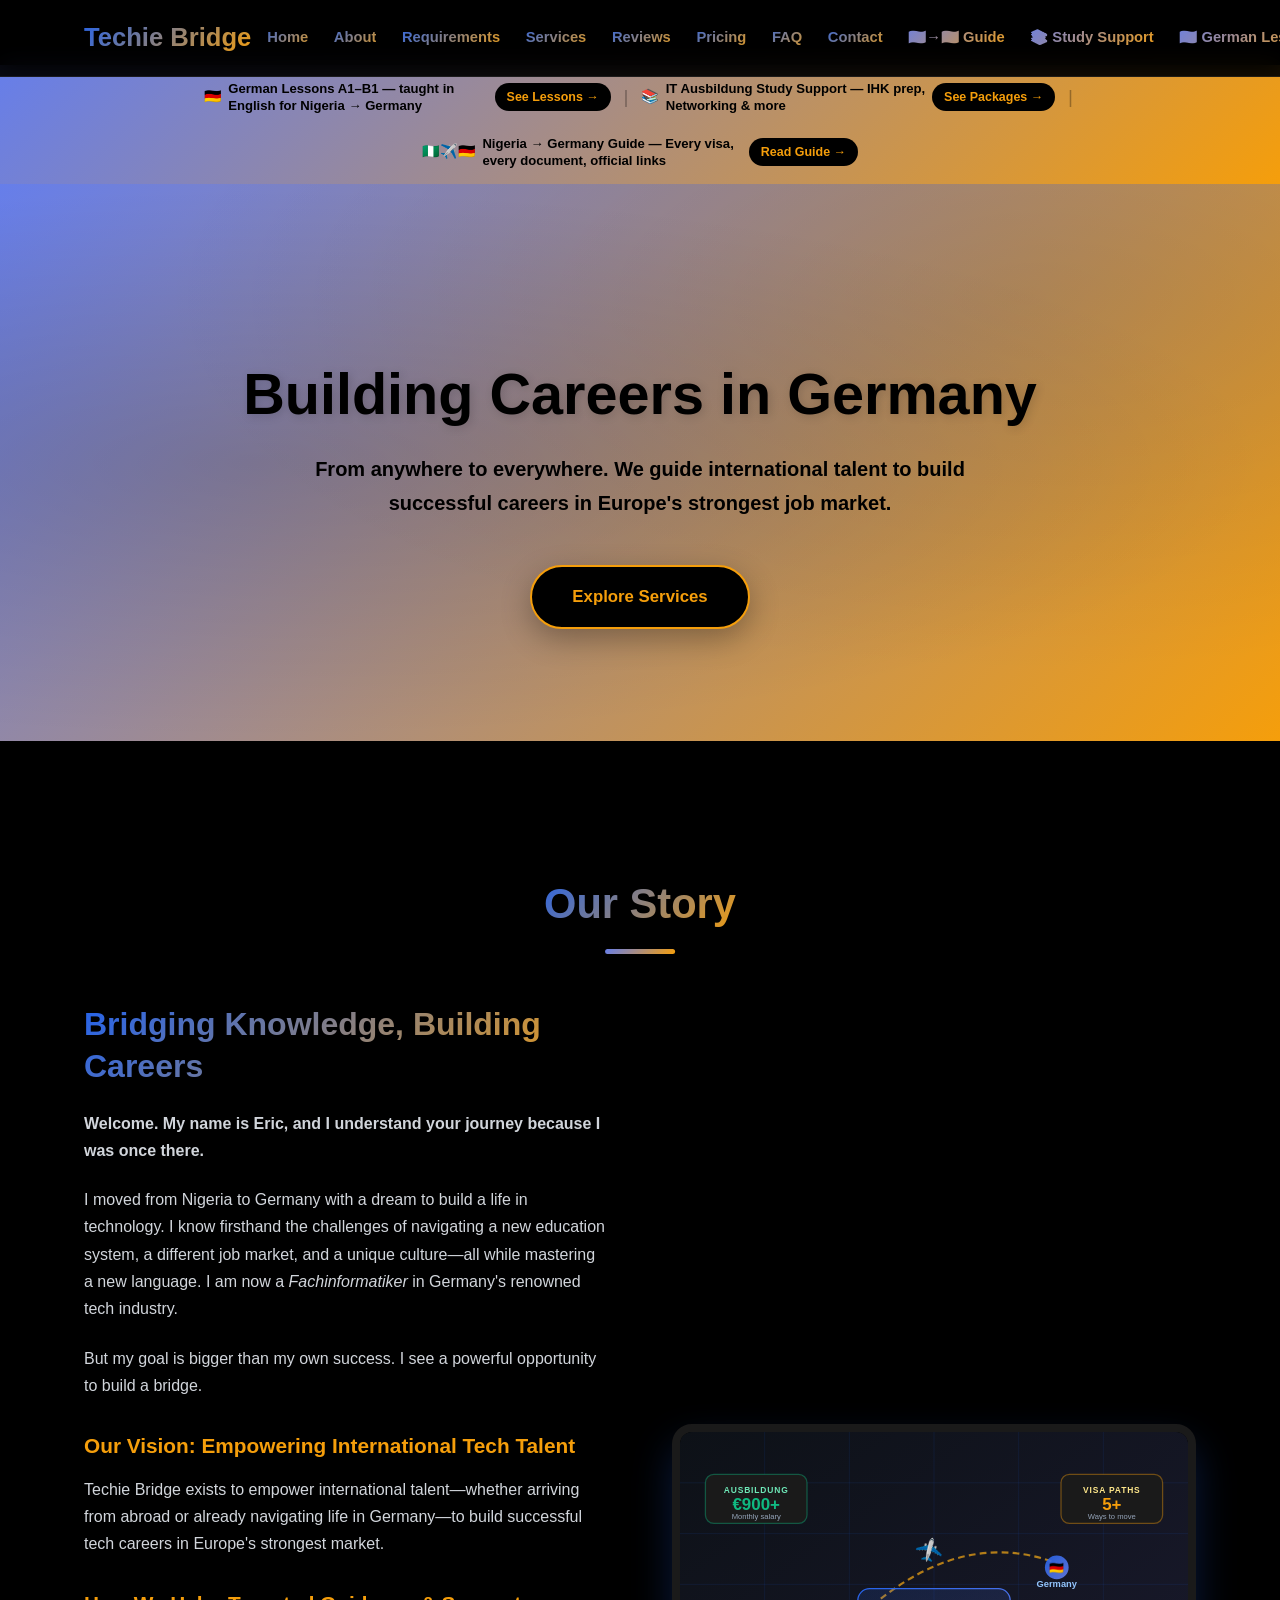
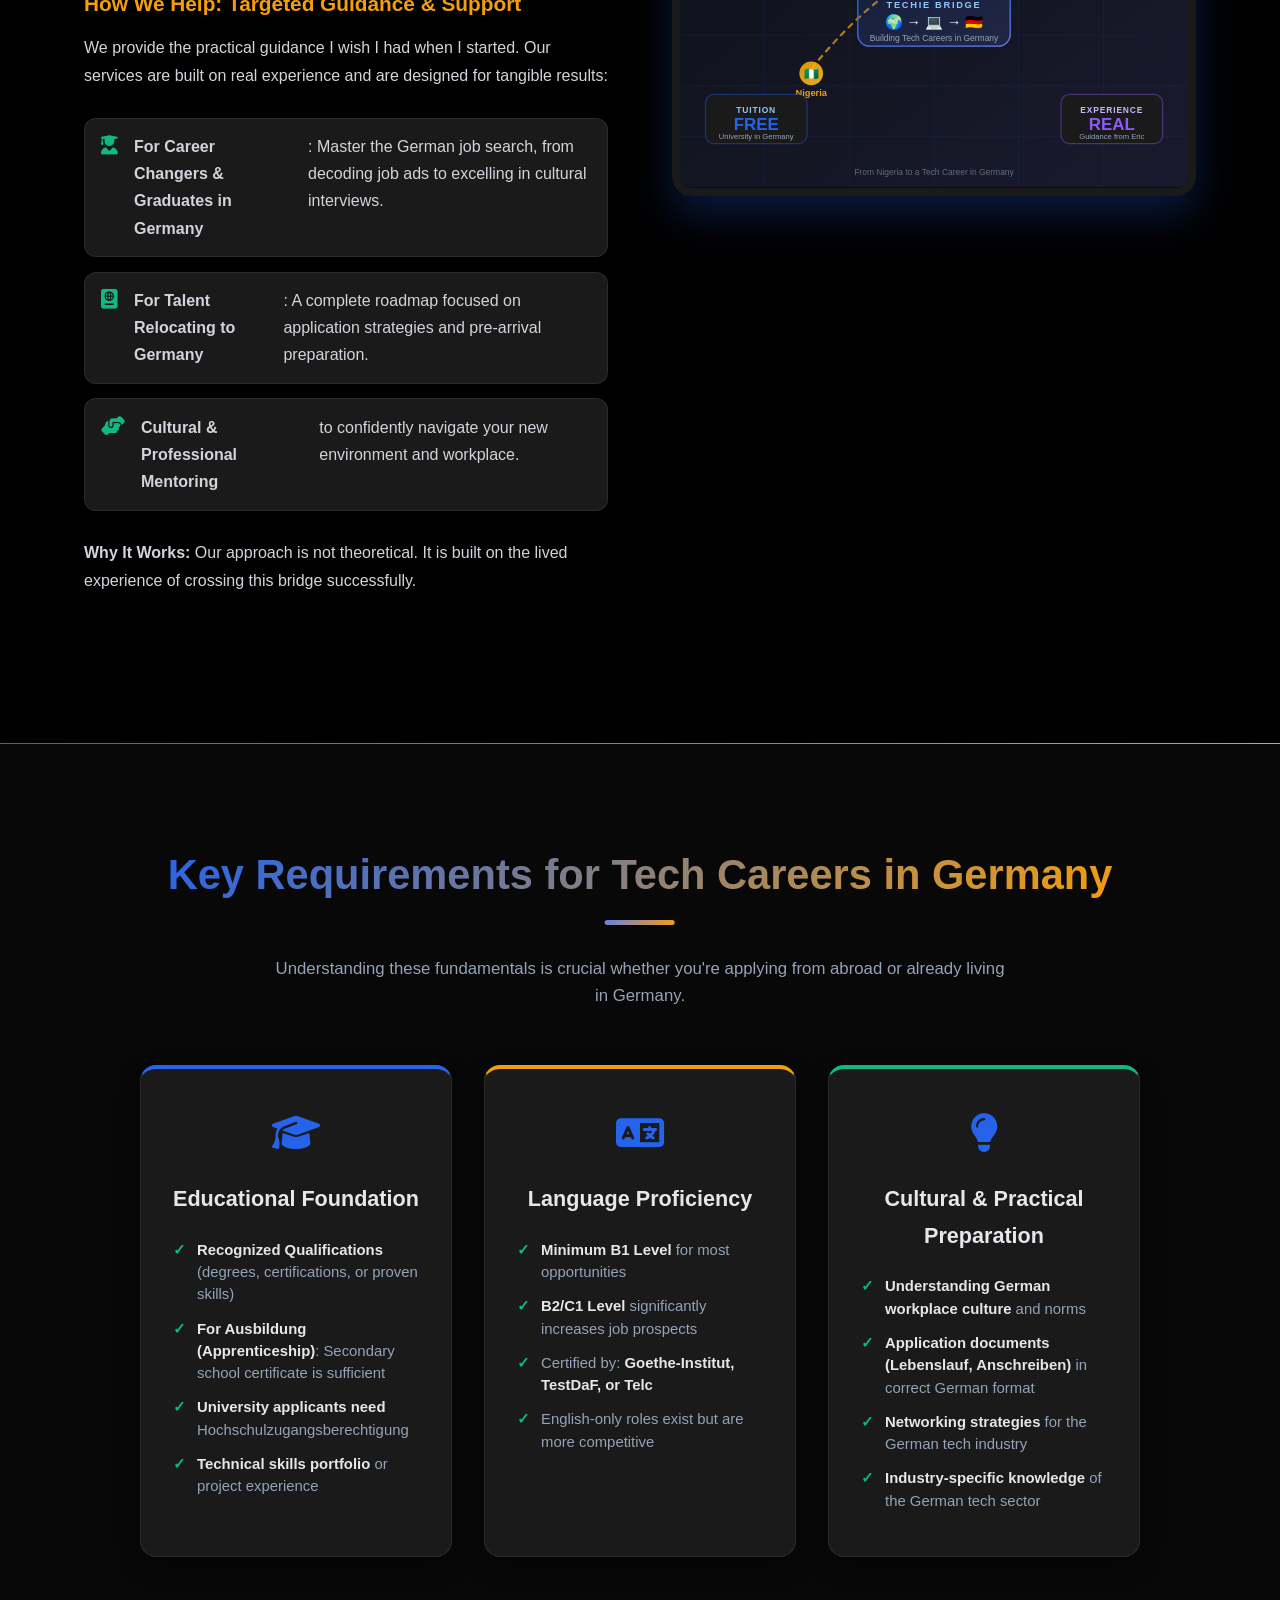
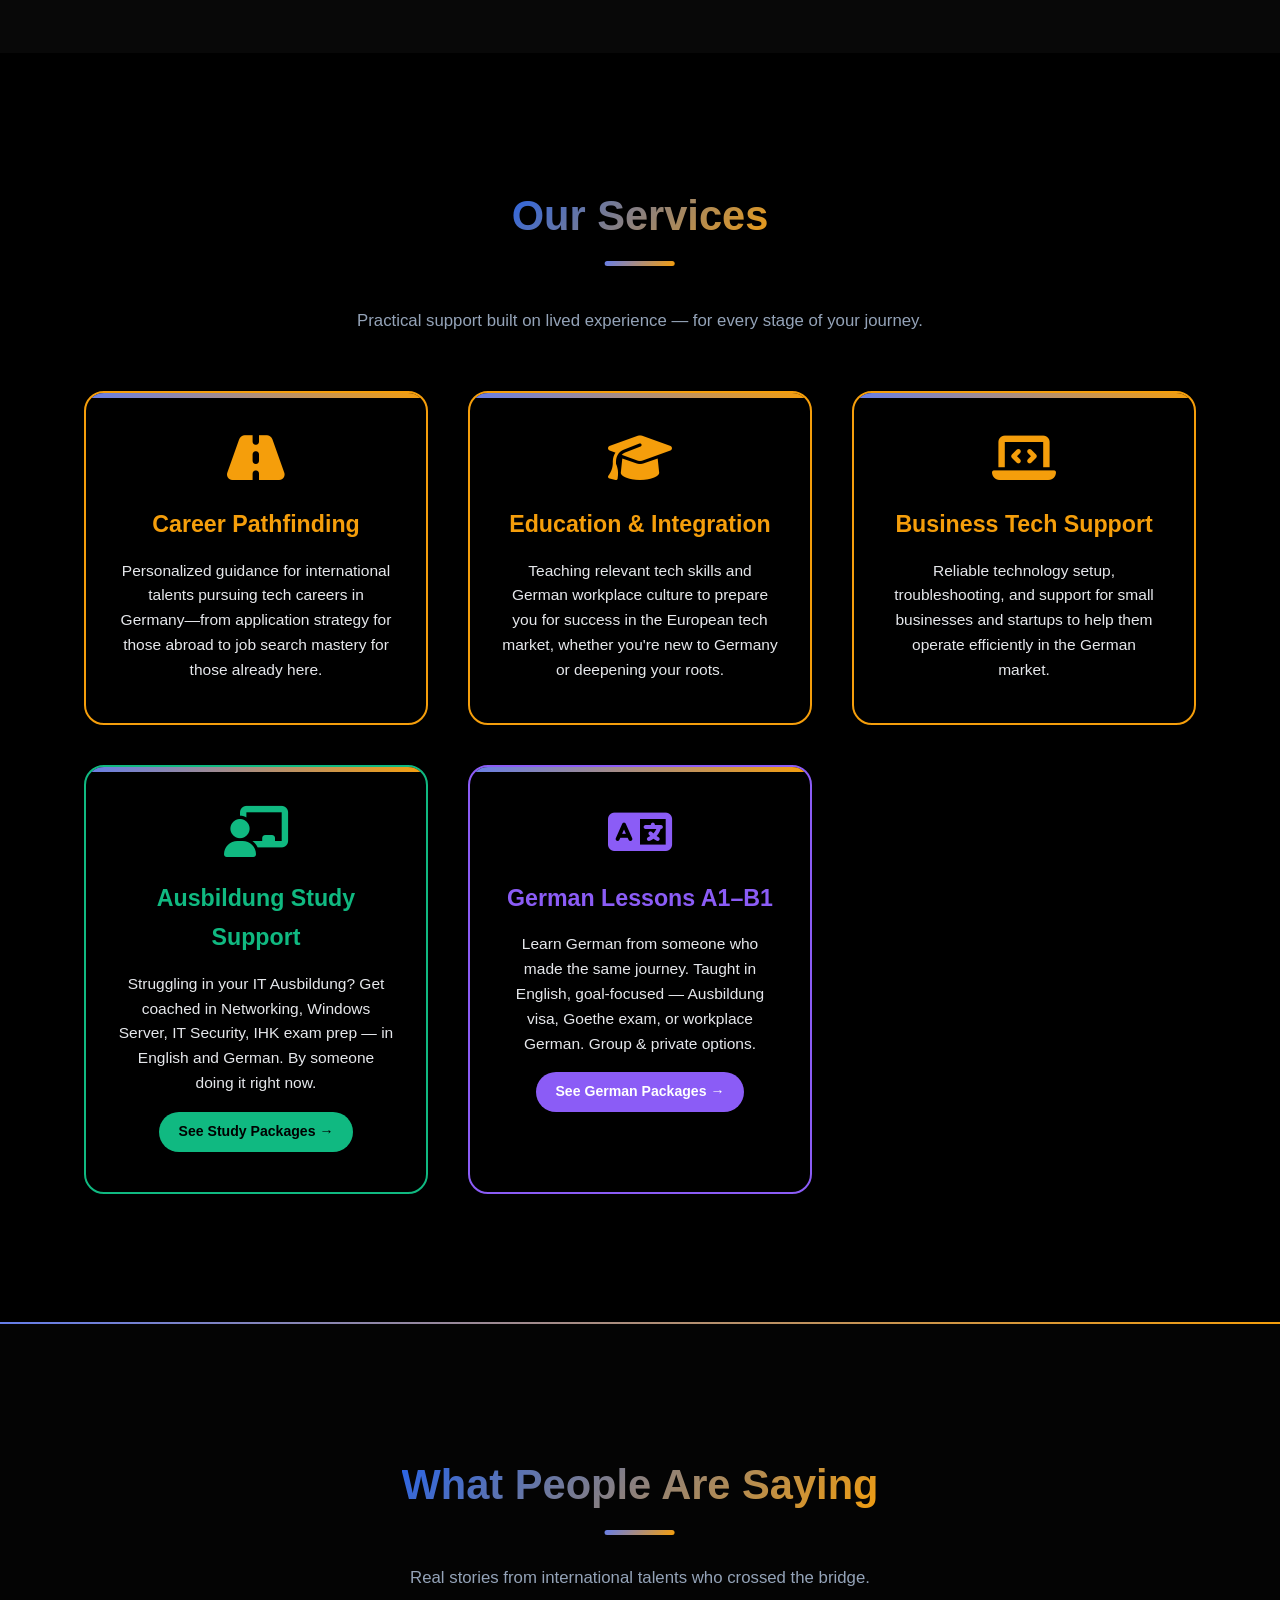
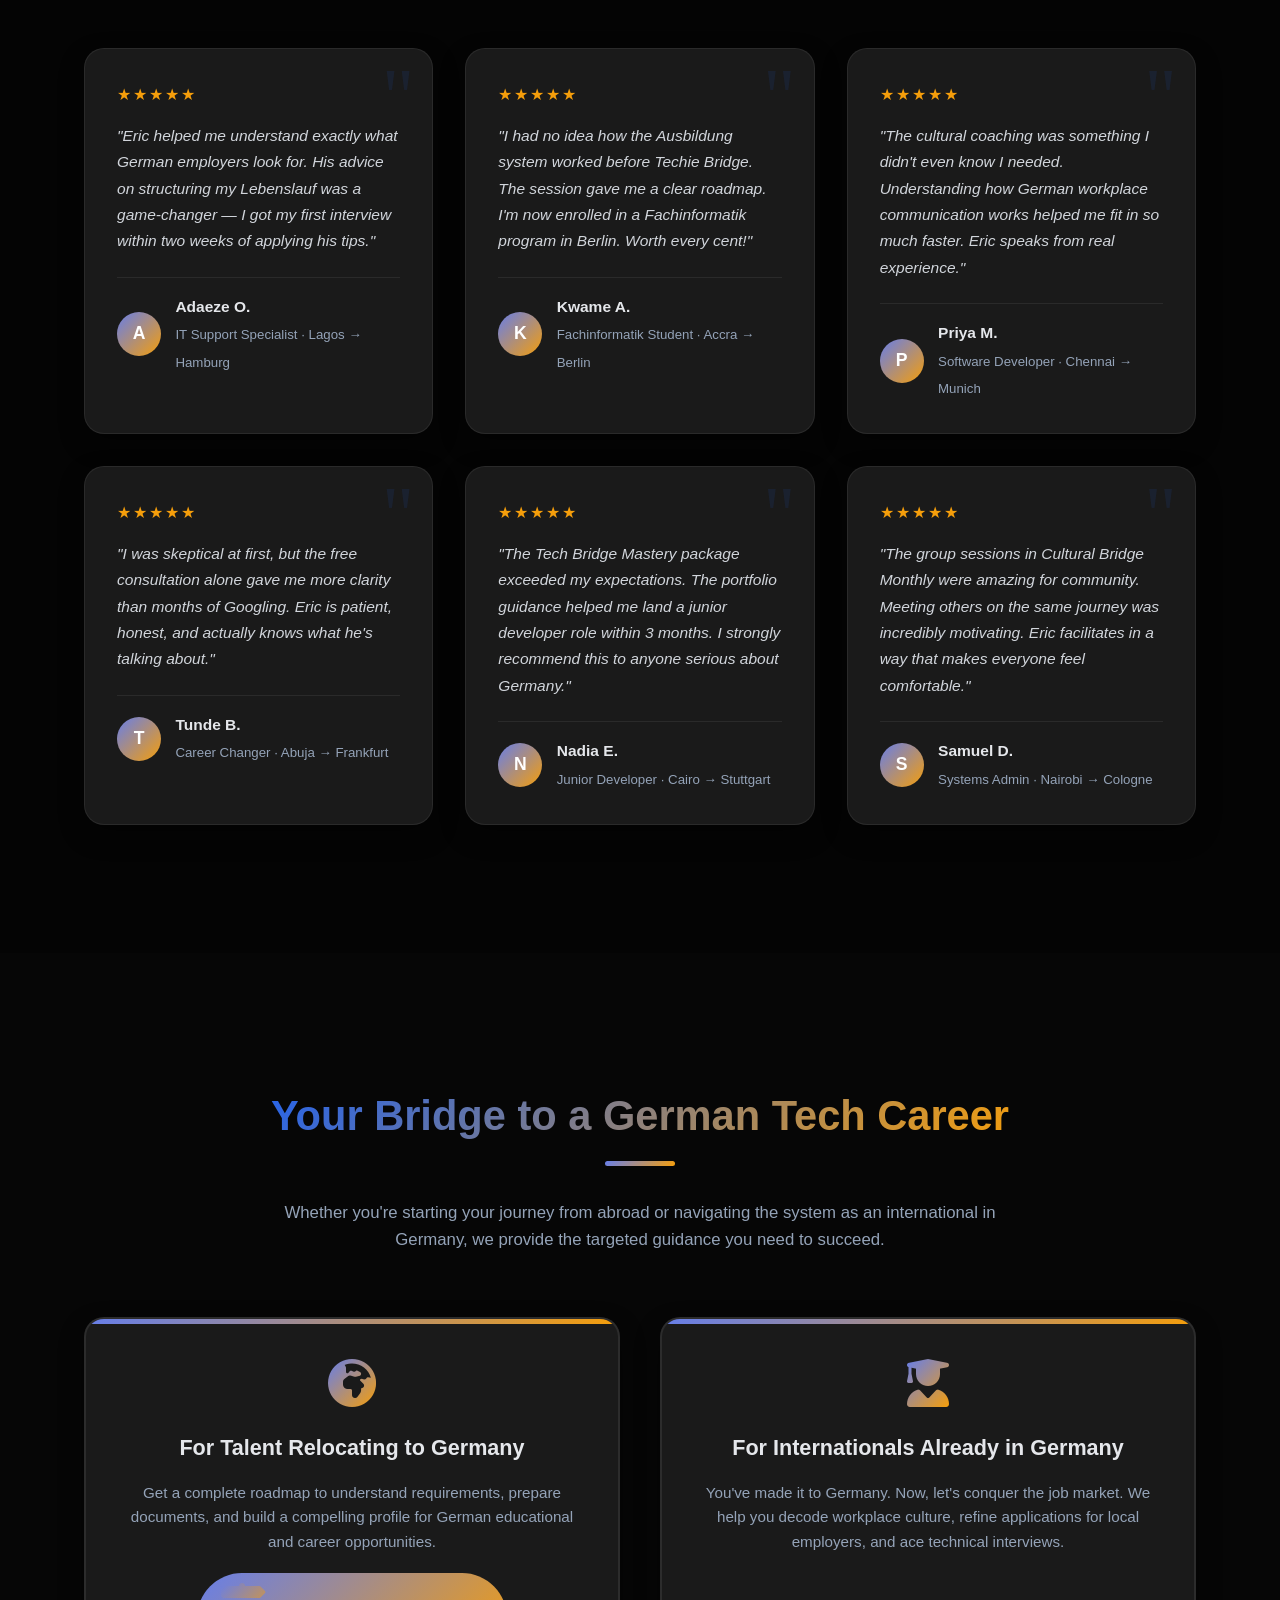
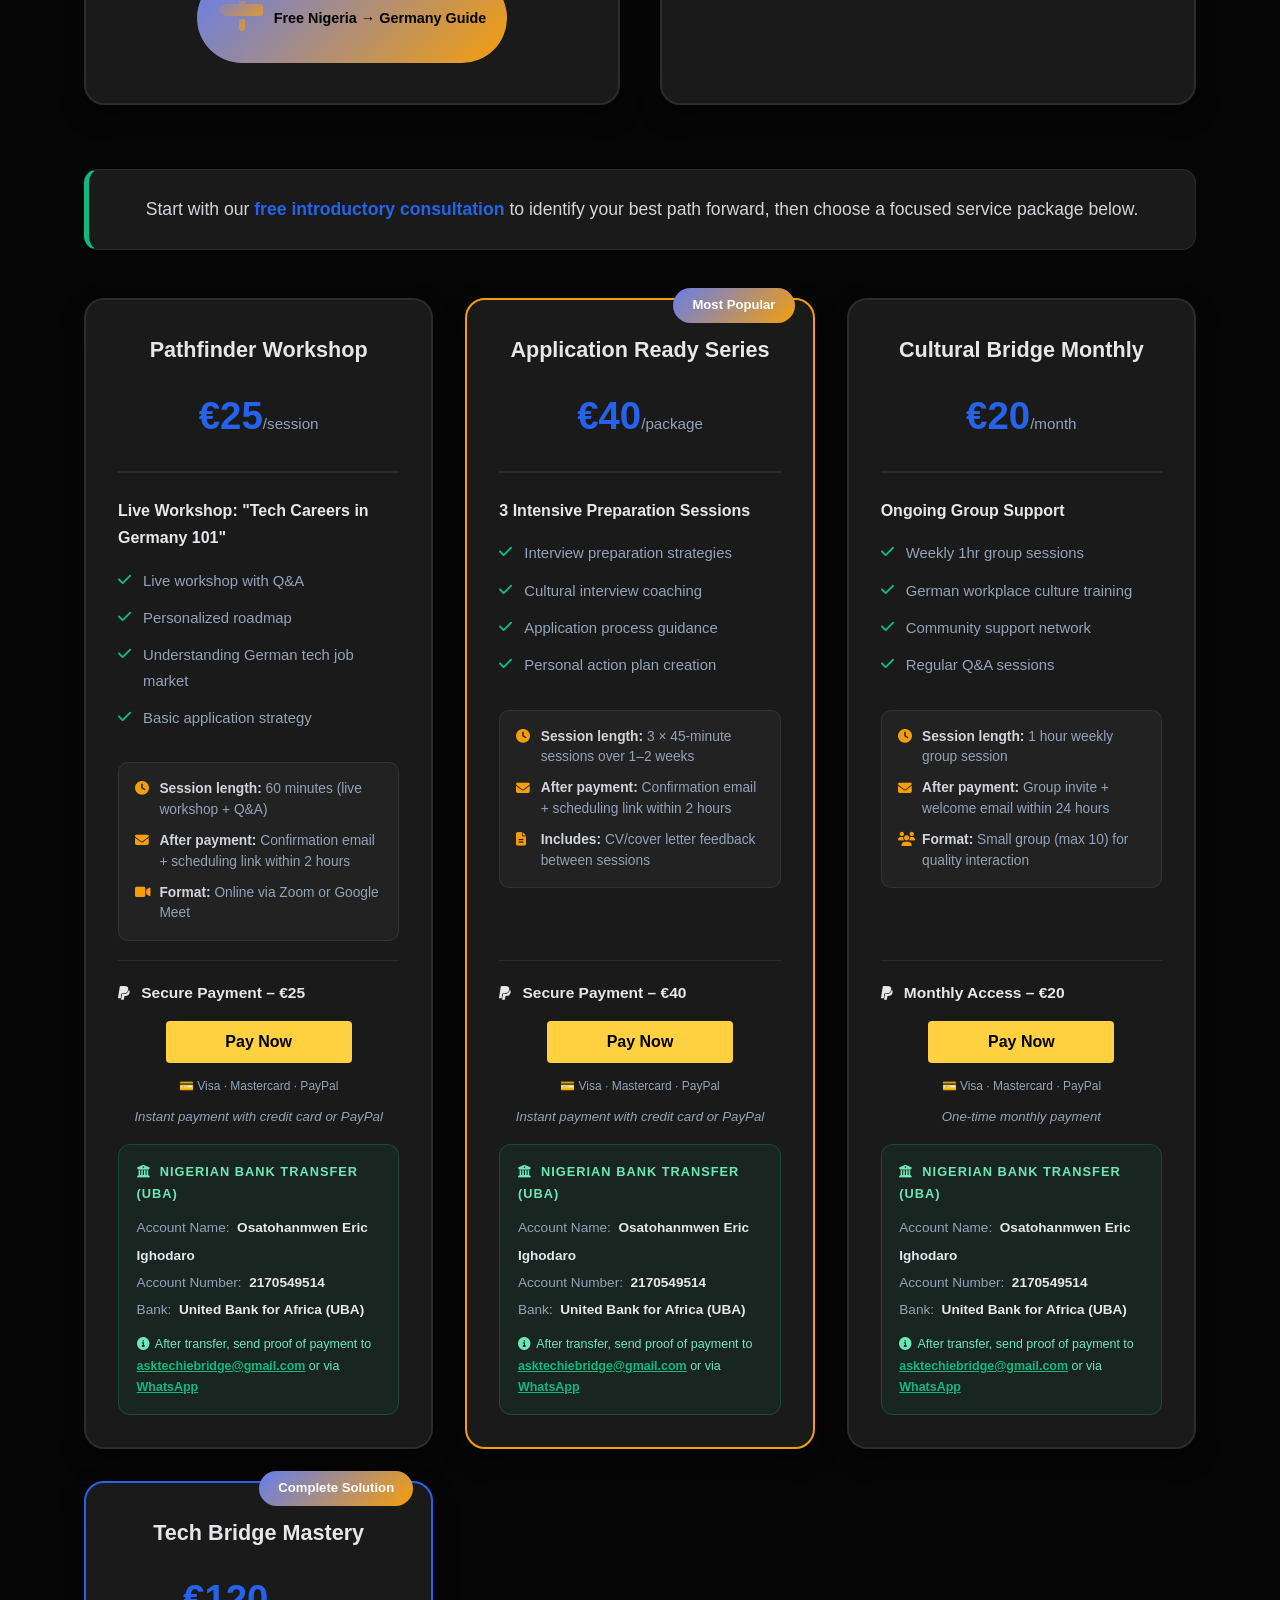
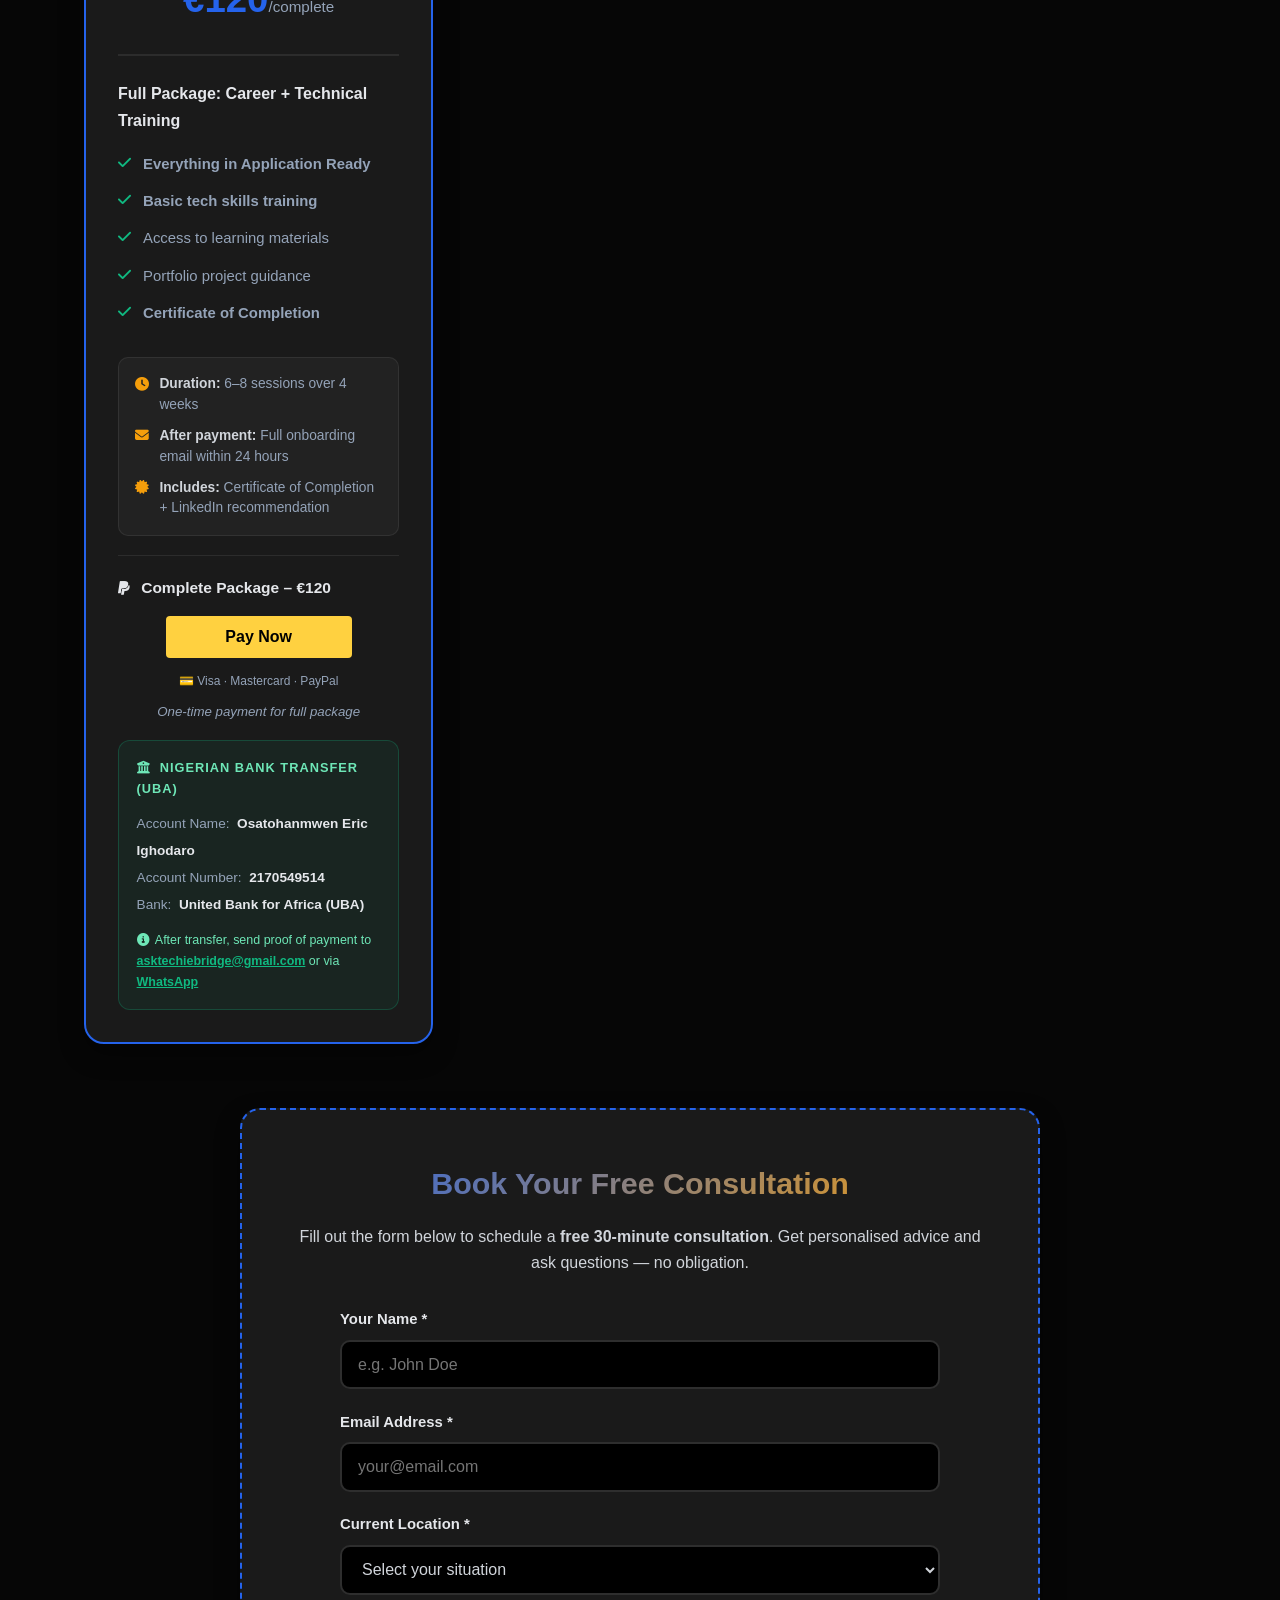
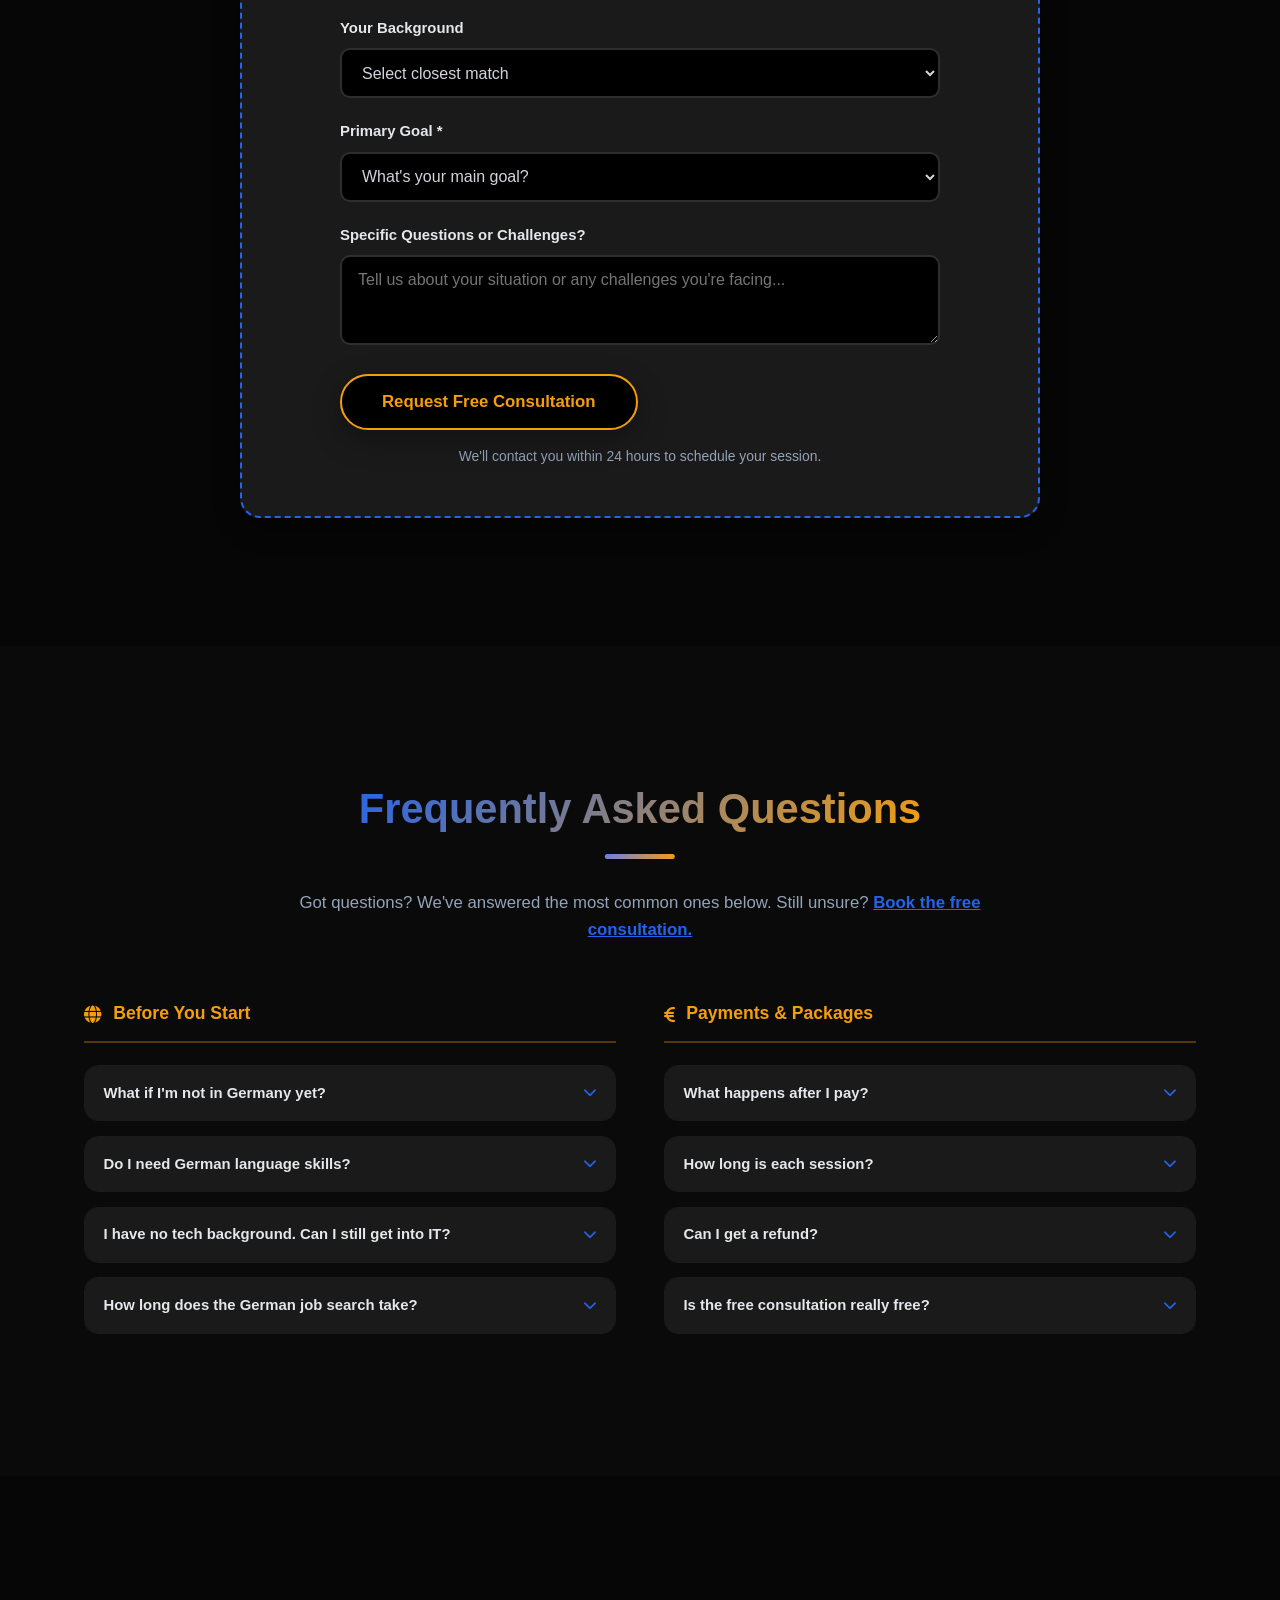
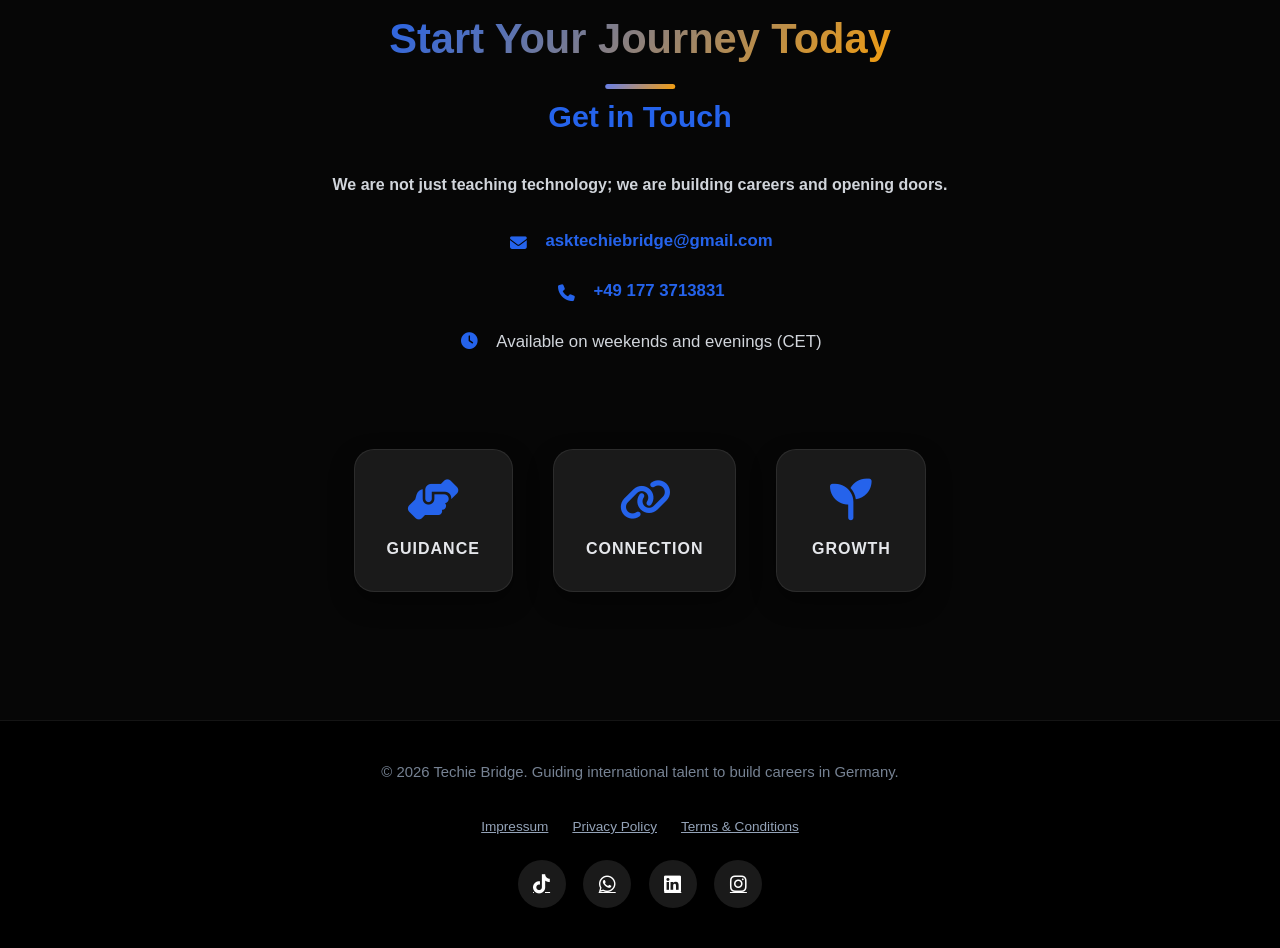
<file: index.html>
<!DOCTYPE html>
<html lang="en">
<head>
    <meta charset="UTF-8">
    <meta name="viewport" content="width=device-width, initial-scale=1.0, maximum-scale=5.0">
    <title>Techie Bridge – Build Your Tech Career in Germany</title>
    <meta name="description" content="Techie Bridge helps international talent build tech careers in Germany. Expert coaching for Ausbildung, IT jobs, and German workplace culture. Based in Neustadt in Holstein.">
    <meta name="keywords" content="tech career Germany, international talent Germany, IT jobs Germany, Ausbildung IT, career coaching Germany, Fachinformatik, job search Germany">
    <meta name="author" content="Techie Bridge – Eric">
    <meta name="robots" content="index, follow">
    <meta property="og:type" content="website">
    <meta property="og:title" content="Techie Bridge – Build Your Tech Career in Germany">
    <meta property="og:description" content="Expert guidance for international talent pursuing IT careers in Germany. Real experience. Real results.">
    <meta property="og:image" content="https://images.unsplash.com/photo-1521791136064-7986c2920216?w=1200&q=80">
    <link rel="stylesheet" href="https://cdnjs.cloudflare.com/ajax/libs/font-awesome/6.4.0/css/all.min.css">
    <style>
    *, *::before, *::after { margin:0; padding:0; box-sizing:border-box; }
    :root {
        --primary:#2563eb; --primary-dark:#1d4ed8;
        --secondary:#f59e0b; --secondary-dark:#d97706;
        --accent:#10b981;
        --text:#d1d5db; --text-muted:#94a3b8;
        --card-bg:#1a1a1a; --card-bg2:#222;
        --grad:linear-gradient(135deg,#667eea 0%,#f59e0b 100%);
        --grad-rev:linear-gradient(135deg,#f59e0b 0%,#667eea 100%);
        --logo-grad:linear-gradient(135deg,#2563eb 0%,#f59e0b 100%);
        --shadow:0 10px 25px rgba(0,0,0,.4);
        --shadow-h:0 20px 40px rgba(37,99,235,.25);
        --ease:all .4s cubic-bezier(.175,.885,.32,1.1);
        --tap:48px;
    }
    html { scroll-behavior:smooth; font-size:16px; }
    body { font-family:'Segoe UI',Tahoma,Geneva,Verdana,sans-serif; background:#000; color:var(--text); line-height:1.7; overflow-x:hidden; -webkit-text-size-adjust:100%; }
    .container { width:90%; max-width:1200px; margin:0 auto; padding:0 20px; }

    /* gradient text */
    .gt { background:var(--logo-grad); -webkit-background-clip:text; -webkit-text-fill-color:transparent; background-clip:text; }

    /* section heading */
    .sh { text-align:center; font-size:2.6rem; font-weight:800; display:inline-block; position:relative; left:50%; transform:translateX(-50%); margin-bottom:1rem; }
    .sh::after { content:''; position:absolute; bottom:-14px; left:50%; transform:translateX(-50%); width:70px; height:5px; background:var(--grad); border-radius:10px; }
    .sub { text-align:center; max-width:740px; margin:1.8rem auto 3.5rem; color:var(--text-muted); font-size:1.05rem; line-height:1.6; }

    /* ── NAV ── */
    nav { background:rgba(0,0,0,.92); backdrop-filter:blur(12px); -webkit-backdrop-filter:blur(12px); position:fixed; top:0; width:100%; z-index:1000; border-bottom:1px solid rgba(255,255,255,.08); transition:var(--ease); }
    nav.scrolled { background:rgba(0,0,0,.97); box-shadow:0 6px 30px rgba(37,99,235,.18); }
    nav .container { display:flex; justify-content:space-between; align-items:center; padding:1rem 20px; gap:1rem; }
    .logo { font-size:1.6rem; font-weight:800; text-decoration:none; background:var(--logo-grad); -webkit-background-clip:text; -webkit-text-fill-color:transparent; background-clip:text; flex-shrink:0; transition:transform .3s; }
    .logo:hover { transform:scale(1.04); }
    .nav-links { display:flex; list-style:none; gap:1.6rem; align-items:center; }
    .nav-links a { text-decoration:none; background:var(--logo-grad); -webkit-background-clip:text; -webkit-text-fill-color:transparent; background-clip:text; font-weight:600; font-size:.92rem; position:relative; padding:.4rem 0; white-space:nowrap; min-height:44px; display:inline-flex; align-items:center; }
    .nav-links a::after { content:''; position:absolute; bottom:0; left:0; width:0; height:3px; background:var(--grad); border-radius:10px; transition:width .35s; }
    .nav-links a:hover::after, .nav-links a.active::after { width:100%; }
    .nav-links a.active { font-weight:700; }
    .menu-toggle { display:none; background:var(--grad); border:none; width:var(--tap); height:var(--tap); min-width:var(--tap); border-radius:12px; font-size:1.3rem; cursor:pointer; color:#fff; transition:var(--ease); align-items:center; justify-content:center; flex-shrink:0; }
    .menu-toggle.active { background:var(--grad-rev); transform:rotate(90deg); }

    /* ── HERO ── */
    .hero { background:var(--grad); text-align:center; padding:11rem 0 7rem; margin-top:68px; position:relative; overflow:hidden; }
    .hero::before { content:''; position:absolute; inset:0; background:radial-gradient(ellipse at 20% 50%, rgba(0,0,0,0.15) 0%, transparent 70%), radial-gradient(ellipse at 80% 20%, rgba(0,0,0,0.1) 0%, transparent 60%); }
    .hero .container { position:relative; z-index:2; }
    .hero h1 { font-size:3.6rem; font-weight:800; color:#000; line-height:1.2; margin-bottom:1.4rem; text-shadow:2px 2px 10px rgba(0,0,0,.15); animation:fadeUp 1s ease both; }
    .hero p { font-size:1.25rem; font-weight:600; color:#000; max-width:680px; margin:0 auto 2.8rem; opacity:.92; animation:fadeUp 1s .2s ease both; }
    @keyframes fadeUp { from{opacity:0;transform:translateY(28px)} to{opacity:1;transform:translateY(0)} }
    .btn { display:inline-block; background:#000; color:var(--secondary); padding:1rem 2.5rem; border-radius:50px; text-decoration:none; font-weight:700; font-size:1.05rem; border:2px solid var(--secondary); min-height:var(--tap); transition:var(--ease); box-shadow:0 10px 30px rgba(0,0,0,.3); animation:fadeUp 1s .4s ease both; cursor:pointer; }
    .btn:hover { background:var(--secondary); color:#000; transform:translateY(-4px) scale(1.04); box-shadow:0 18px 36px rgba(245,158,11,.4); }

    /* ── ABOUT ── */
    .about { padding:8rem 0; background:#000; position:relative; }
    .about::after { content:''; position:absolute; bottom:0; left:0; right:0; height:1px; background:var(--logo-grad); }
    .about-content { display:grid; grid-template-columns:1fr 1fr; gap:4rem; align-items:center; margin-top:3rem; }
    .about-text h3 { font-size:2rem; margin-bottom:1.4rem; line-height:1.3; }
    .about-text h4 { font-size:1.3rem; margin:1.8rem 0 .8rem; color:var(--secondary); }
    .about-text p { margin-bottom:1.4rem; color:var(--text); font-size:1rem; }
    .about-text ul { list-style:none; margin:1.8rem 0; }
    .about-text li { display:flex; align-items:flex-start; gap:1rem; padding:.9rem 1rem; background:var(--card-bg); border-radius:12px; margin-bottom:.9rem; border:1px solid rgba(255,255,255,.08); transition:var(--ease); }
    .about-text li:hover { transform:translateX(8px); background:var(--card-bg2); }
    .about-text li i { color:var(--accent); font-size:1.2rem; margin-top:.2rem; flex-shrink:0; }
    .about-image img { width:100%; border-radius:20px; box-shadow:var(--shadow-h); border:8px solid var(--card-bg); transform:perspective(1000px) rotateY(-5deg); transition:var(--ease); }
    .about-image img:hover { transform:perspective(1000px) rotateY(0deg); }

    /* ── REQUIREMENTS ── */
    .requirements { padding:6rem 0; background:#080808; }
    .requirements-grid { display:grid; grid-template-columns:repeat(auto-fit,minmax(280px,1fr)); gap:2rem; max-width:1000px; margin:0 auto; }
    .req-card { background:var(--card-bg); padding:2rem; border-radius:16px; box-shadow:var(--shadow); border:1px solid rgba(255,255,255,.08); border-top:4px solid var(--primary); transition:var(--ease); }
    .req-card:nth-child(2){border-top-color:var(--secondary)} .req-card:nth-child(3){border-top-color:var(--accent)}
    .req-card:hover { transform:translateY(-10px); box-shadow:var(--shadow-h); background:var(--card-bg2); }
    .req-icon { font-size:2.4rem; color:var(--primary); margin-bottom:.9rem; text-align:center; }
    .req-card h3 { color:#e5e7eb; font-size:1.35rem; text-align:center; margin-bottom:1.3rem; }
    .req-card ul { list-style:none; }
    .req-card li { padding-left:1.5rem; position:relative; margin-bottom:.75rem; color:var(--text-muted); font-size:.93rem; line-height:1.5; word-wrap:break-word; overflow-wrap:break-word; hyphens:auto; }
    .req-card li::before { content:'✓'; position:absolute; left:0; color:var(--accent); font-weight:700; }
    .req-card li strong { color:#e5e7eb; }
    .lw { word-break:break-word; display:inline-block; max-width:100%; }

    /* ── SERVICES ── */
    .services { padding:8rem 0; background:#000; }
    .services-grid { display:grid; grid-template-columns:repeat(auto-fit,minmax(300px,1fr)); gap:2.5rem; }
    .svc-card { background:#000; padding:2.5rem 2rem; border-radius:20px; text-align:center; border:2px solid var(--secondary); position:relative; overflow:hidden; transition:var(--ease); box-shadow:var(--shadow); }
    .svc-card::before { content:''; position:absolute; top:0; left:0; right:0; height:5px; background:var(--grad); }
    .svc-card:hover { transform:translateY(-14px); background:#0d0d0d; box-shadow:0 20px 40px rgba(245,158,11,.28); border-color:var(--secondary-dark); }
    .svc-card i { font-size:3.2rem; color:var(--secondary); margin-bottom:1.3rem; transition:var(--ease); display:block; }
    .svc-card:hover i { transform:scale(1.2) rotate(5deg); color:var(--secondary-dark); }
    .svc-card h3 { color:var(--secondary); font-size:1.45rem; font-weight:700; margin-bottom:.9rem; }
    .svc-card p { color:#e5e7eb; line-height:1.6; font-size:.97rem; }

    /* ── TESTIMONIALS ── */
    .testimonials { padding:8rem 0; background:#040404; position:relative; }
    .testimonials::before { content:''; position:absolute; top:0; left:0; right:0; height:2px; background:var(--grad); }
    .test-grid { display:grid; grid-template-columns:repeat(auto-fit,minmax(310px,1fr)); gap:2rem; }
    .test-card { background:var(--card-bg); border-radius:20px; padding:2rem; border:1px solid rgba(255,255,255,.07); position:relative; overflow:hidden; transition:var(--ease); box-shadow:var(--shadow); }
    .test-card::before { content:'"'; position:absolute; top:8px; right:18px; font-size:5rem; color:var(--primary); opacity:.1; font-family:Georgia,serif; line-height:1; pointer-events:none; }
    .test-card:hover { transform:translateY(-8px); background:var(--card-bg2); border-color:rgba(37,99,235,.3); }
    .test-stars { color:var(--secondary); letter-spacing:2px; margin-bottom:.9rem; }
    .test-text { color:var(--text); font-size:.97rem; line-height:1.7; margin-bottom:1.4rem; font-style:italic; }
    .test-author { display:flex; align-items:center; gap:.9rem; border-top:1px solid rgba(255,255,255,.07); padding-top:1rem; }
    .test-av { width:44px; height:44px; min-width:44px; border-radius:50%; background:var(--grad); display:flex; align-items:center; justify-content:center; font-size:1.1rem; font-weight:800; color:#fff; }
    .test-info strong { display:block; color:#e5e7eb; font-size:.97rem; }
    .test-info span { color:var(--text-muted); font-size:.83rem; }

    /* ── PRICING ── */
    .pricing { padding:8rem 0; background:#060606; }
    .pricing-hdr { text-align:center; margin-bottom:3.5rem; }
    .pricing-hdr h2 { font-size:2.6rem; font-weight:800; display:inline-block; position:relative; margin-bottom:1rem; }
    .pricing-hdr h2::after { content:''; position:absolute; bottom:-14px; left:50%; transform:translateX(-50%); width:70px; height:5px; background:var(--grad); border-radius:10px; }
    .pricing-hdr .sub { margin-top:2rem; }
    .aud-grid { display:grid; grid-template-columns:repeat(auto-fit,minmax(280px,1fr)); gap:2.5rem; margin:4rem 0; }
    .aud-card { background:var(--card-bg); padding:2.5rem 2rem; border-radius:20px; text-align:center; border:2px solid rgba(255,255,255,.08); position:relative; overflow:hidden; transition:var(--ease); box-shadow:var(--shadow); }
    .aud-card::before { content:''; position:absolute; top:0; left:0; right:0; height:5px; background:var(--grad); }
    .aud-card:hover { transform:translateY(-10px); background:var(--card-bg2); }
    .aud-card i { font-size:3rem; margin-bottom:1.4rem; background:var(--grad); -webkit-background-clip:text; -webkit-text-fill-color:transparent; background-clip:text; display:inline-block; transition:var(--ease); }
    .aud-card:hover i { transform:scale(1.1) rotate(5deg); }
    .aud-card h3 { color:#e5e7eb; font-size:1.35rem; margin-bottom:.9rem; }
    .aud-card p { color:var(--text-muted); line-height:1.6; font-size:.95rem; }
    .cta-intro-box { background:var(--card-bg); padding:1.6rem 2.5rem; border-radius:14px; margin:3rem 0; text-align:center; border:1px solid rgba(255,255,255,.08); border-left:5px solid var(--accent); }
    .cta-intro { font-size:1.1rem; color:var(--text); margin:0; line-height:1.6; }
    .cta-intro strong { color:var(--primary); }
    .price-grid { display:grid; grid-template-columns:repeat(auto-fit,minmax(265px,1fr)); gap:2rem; margin-bottom:4rem; }
    .pc { background:var(--card-bg); border-radius:20px; padding:2rem; border:2px solid rgba(255,255,255,.08); position:relative; display:flex; flex-direction:column; transition:var(--ease); box-shadow:var(--shadow); }
    .pc:hover { transform:translateY(-10px); background:var(--card-bg2); box-shadow:var(--shadow-h); }
    .pc.feat { border-color:var(--secondary); transform:scale(1.03); }
    .pc.feat:hover { transform:scale(1.03) translateY(-10px); }
    .pc.prem { border-color:var(--primary); }
    .badge { position:absolute; top:-12px; right:18px; background:var(--grad); color:#fff; padding:.4rem 1.2rem; border-radius:20px; font-size:.82rem; font-weight:700; white-space:nowrap; }
    .pc-hdr { text-align:center; margin-bottom:1.5rem; padding-bottom:1.4rem; border-bottom:2px solid rgba(255,255,255,.08); }
    .pc-hdr h3 { color:#e5e7eb; font-size:1.35rem; margin-bottom:.9rem; }
    .price-num { font-size:2.4rem; font-weight:800; color:var(--primary); }
    .price-num span { font-size:.95rem; color:var(--text-muted); font-weight:400; }
    .pc-body { flex:1; display:flex; flex-direction:column; }
    .pc-body > p { font-weight:600; color:#e5e7eb; margin-bottom:1.1rem; font-size:1rem; }
    .pc-body ul { list-style:none; margin-bottom:1.2rem; }
    .pc-body li { display:flex; align-items:flex-start; gap:.75rem; margin-bottom:.75rem; color:var(--text-muted); font-size:.93rem; }
    .pc-body li .fa-check { color:var(--accent); margin-top:.25rem; flex-shrink:0; }
    .pkg-faq { background:rgba(255,255,255,.04); border-radius:10px; padding:1rem; margin-bottom:1.2rem; border:1px solid rgba(255,255,255,.07); }
    .pkg-faq-row { display:flex; align-items:flex-start; gap:.65rem; margin-bottom:.65rem; font-size:.86rem; color:var(--text-muted); line-height:1.5; }
    .pkg-faq-row:last-child{margin-bottom:0}
    .pkg-faq-row i { color:var(--secondary); margin-top:.2rem; flex-shrink:0; width:14px; }
    .pkg-faq-row strong { color:#d1d5db; }
    .pp-sec { border-top:1px solid rgba(255,255,255,.08); padding-top:1.2rem; margin-top:auto; }
    .pp-sec h4 { color:#e5e7eb; margin-bottom:.9rem; display:flex; align-items:center; gap:.7rem; font-size:.97rem; }
    .pp-wrap { text-align:center; min-height:50px; }
    .pay-note { font-size:.83rem; color:var(--text-muted); margin-top:.6rem; font-style:italic; }
    .cta-box { background:var(--card-bg); max-width:800px; margin:0 auto; padding:3rem; border-radius:20px; text-align:center; border:2px dashed var(--primary); box-shadow:var(--shadow); }
    .cta-box h3 { font-size:1.9rem; margin-bottom:.9rem; }
    .cta-box > p { margin-bottom:2rem; color:var(--text); line-height:1.6; }
    .success-banner { background:linear-gradient(135deg,#064e3b,#065f46); border:2px solid #10b981; border-radius:16px; padding:2rem; margin-bottom:2rem; text-align:left; }
    .success-inner { display:flex; gap:1.2rem; align-items:flex-start; }
    .success-icon { font-size:2.4rem; color:#10b981; flex-shrink:0; margin-top:.1rem; }
    .success-text h4 { font-size:1.25rem; color:#d1fae5; margin-bottom:.5rem; }
    .success-text p { color:#a7f3d0; font-size:.93rem; line-height:1.6; margin-bottom:.4rem; }
    .success-text p:last-child{margin-bottom:0}
    .success-text a { color:#10b981; font-weight:700; text-decoration:underline; }
    .wform { max-width:600px; margin:2rem auto 0; text-align:left; }
    .fg { margin-bottom:1.3rem; }
    .fg label { display:block; margin-bottom:.45rem; font-weight:600; color:#e5e7eb; font-size:.93rem; }
    .fg input, .fg select, .fg textarea { width:100%; padding:.85rem 1rem; border:2px solid rgba(255,255,255,.18); border-radius:10px; font-family:inherit; font-size:16px; background:#000; color:var(--text); transition:var(--ease); min-height:var(--tap); }
    .fg textarea { min-height:90px; resize:vertical; }
    .fg input:focus, .fg select:focus, .fg textarea:focus { outline:none; border-color:var(--primary); box-shadow:0 0 0 3px rgba(37,99,235,.22); background:#0a0a0a; }
    .form-note { margin-top:.9rem; font-size:.87rem; color:var(--text-muted); text-align:center; }

    /* ── FAQ ── */
    .faq { padding:8rem 0; background:#0a0a0a; }
    .faq-link { color:var(--primary); font-weight:600; text-decoration:underline; }
    .faq-grid { display:grid; grid-template-columns:repeat(auto-fit,minmax(310px,1fr)); gap:3rem; align-items:start; }
    .faq-cat { font-size:1.1rem; color:var(--secondary); margin-bottom:1.4rem; display:flex; align-items:center; gap:.7rem; padding-bottom:.7rem; border-bottom:2px solid rgba(245,158,11,.3); }
    .faq-item { border:1px solid rgba(255,255,255,.07); border-radius:14px; margin-bottom:.9rem; overflow:hidden; transition:border-color .3s; }
    .faq-item:hover { border-color:rgba(37,99,235,.3); }
    .faq-q { width:100%; background:var(--card-bg); border:none; padding:1.05rem 1.15rem; display:flex; justify-content:space-between; align-items:center; gap:1rem; cursor:pointer; color:#e5e7eb; font-size:.93rem; font-weight:600; font-family:inherit; text-align:left; transition:background .25s; min-height:var(--tap); line-height:1.4; }
    .faq-q:hover { background:var(--card-bg2); }
    .faq-q[aria-expanded="true"] { background:var(--card-bg2); color:var(--primary); }
    .faq-q i { flex-shrink:0; font-size:.85rem; color:var(--primary); transition:transform .35s; }
    .faq-q[aria-expanded="true"] i { transform:rotate(180deg); color:var(--secondary); }
    .faq-a { background:#0e0e0e; max-height:0; overflow:hidden; transition:max-height .4s ease,padding .3s ease; padding:0 1.15rem; }
    .faq-a.open { max-height:500px; padding:1.15rem; }
    .faq-a p { color:var(--text-muted); font-size:.93rem; line-height:1.7; margin:0; }
    .faq-a a { color:var(--primary); font-weight:600; text-decoration:underline; }

    /* ── CONTACT ── */
    .contact { padding:8rem 0; background:#060606; }
    .contact-content { display:grid; grid-template-columns:1fr; gap:3rem; max-width:780px; margin:0 auto; text-align:center; }
    .contact-info h3 { color:var(--primary); font-size:1.9rem; margin-bottom:1.8rem; }
    .contact-info > p { color:var(--text); }
    .c-details { max-width:580px; margin:1.8rem auto; }
    .c-details p { margin-bottom:1.1rem; display:flex; align-items:center; justify-content:center; gap:1rem; font-size:1.05rem; flex-wrap:wrap; color:var(--text); }
    .c-details i { color:var(--primary); width:22px; text-align:center; }
    .c-details a { color:var(--primary); text-decoration:none; font-weight:600; border-bottom:2px solid transparent; padding-bottom:2px; transition:var(--ease); }
    .c-details a:hover { color:var(--secondary); border-bottom-color:var(--secondary); }
    .c-deco { display:flex; justify-content:center; gap:2.5rem; margin-top:4rem; flex-wrap:wrap; }
    .deco-item { display:flex; flex-direction:column; align-items:center; gap:.9rem; padding:1.8rem 2rem; background:var(--card-bg); border-radius:20px; border:1px solid rgba(255,255,255,.08); min-width:150px; text-align:center; transition:var(--ease); box-shadow:var(--shadow); }
    .deco-item:hover { transform:translateY(-10px); background:var(--card-bg2); }
    .deco-item i { font-size:2.6rem; color:var(--primary); transition:var(--ease); }
    .deco-item:hover i { color:var(--secondary); transform:scale(1.1) rotate(10deg); }
    .deco-item span { font-size:1rem; font-weight:700; color:#e5e7eb; text-transform:uppercase; letter-spacing:1px; }

    /* ── FOOTER ── */
    footer { background:#000; color:#fff; padding:2.5rem 0; text-align:center; border-top:1px solid rgba(255,255,255,.08); }
    footer .container { display:flex; flex-direction:column; align-items:center; gap:1.4rem; }
    footer p { color:var(--text-muted); opacity:.8; max-width:580px; line-height:1.6; font-size:.93rem; }
    .soc { display:flex; gap:1.1rem; flex-wrap:wrap; justify-content:center; }
    .soc a { display:inline-flex; align-items:center; justify-content:center; width:var(--tap); height:var(--tap); background:rgba(255,255,255,.1); color:#fff; font-size:1.2rem; border-radius:50%; border:2px solid transparent; transition:var(--ease); }
    .soc a:hover { background:var(--grad); transform:translateY(-4px) rotate(10deg); border-color:#fff; }

    /* ── RESPONSIVE 992 ── */
    @media(max-width:992px){
        .about-content{grid-template-columns:1fr;gap:3rem}
        .about-image img{transform:none}
        .faq-grid{grid-template-columns:1fr}
        .hero h1{font-size:2.9rem}
    }
    /* ── RESPONSIVE 768 ── */
    @media(max-width:768px){
        .nav-links{display:none;flex-direction:column;position:absolute;top:100%;left:0;right:0;background:rgba(0,0,0,.98);padding:1rem 0;border-radius:0 0 16px 16px;border-top:1px solid rgba(255,255,255,.08);box-shadow:0 20px 40px rgba(0,0,0,.6);gap:0;max-height:calc(100vh - 68px);overflow-y:auto}
        .nav-links.active{display:flex}
        .nav-links li{width:100%}
        .nav-links a{display:flex;align-items:center;padding:.9rem 1.4rem;font-size:1rem;border-bottom:1px solid rgba(255,255,255,.05);border-radius:0;width:100%;min-height:var(--tap)}
        .nav-links li:last-child a{border-bottom:none}
        .nav-links a::after{display:none}
        .nav-links a:hover,.nav-links a.active{background:rgba(37,99,235,.14);padding-left:1.8rem}
        .menu-toggle{display:flex}
        .hero{padding:8.5rem 0 5rem}
        .hero h1{font-size:2.1rem}
        .hero p{font-size:1rem}
        .about,.services,.testimonials,.requirements,.pricing,.faq,.contact{padding:5rem 0}
        .sh{font-size:2rem}
        .services-grid{grid-template-columns:1fr}
        .svc-card{max-width:460px;margin:0 auto;width:100%}
        .test-grid{grid-template-columns:1fr}
        .price-grid{grid-template-columns:1fr;max-width:460px;margin:0 auto 3rem}
        .pc.feat{transform:none}
        .pc.feat:hover{transform:translateY(-10px)}
        .aud-grid{grid-template-columns:1fr;max-width:460px;margin:3rem auto}
        .cta-box{padding:2rem 1.2rem}
        .cta-box h3{font-size:1.6rem}
        .requirements-grid{grid-template-columns:1fr}
        .success-inner{flex-direction:column;align-items:center;text-align:center}
        .c-deco{flex-direction:column;align-items:center;gap:1.4rem}
        .deco-item{width:100%;max-width:280px}
        .c-details p{flex-direction:column;text-align:center;gap:.35rem}
        .btn{width:100%;text-align:center}
    }
    /* ── RESPONSIVE 480 ── */
    @media(max-width:480px){
        html{font-size:15px}
        .container{width:95%;padding:0 10px}
        .hero h1{font-size:1.85rem}
        .logo{font-size:1.35rem}
        .sh{font-size:1.8rem}
        .pc{padding:1.5rem}
        .test-card{padding:1.4rem}
        .faq-q{font-size:.88rem;padding:.95rem 1rem}
    }
    </style>
</head>
<body>

<!-- NAV -->
<nav id="mainNav">
    <div class="container">
        <a href="#home" class="logo">Techie Bridge</a>
        <ul class="nav-links">
            <li><a href="#home">Home</a></li>
            <li><a href="#about">About</a></li>
            <li><a href="#requirements">Requirements</a></li>
            <li><a href="#services">Services</a></li>
            <li><a href="#testimonials">Reviews</a></li>
            <li><a href="#price-list">Pricing</a></li>
            <li><a href="#faq">FAQ</a></li>
            <li><a href="#contact">Contact</a></li>
            <li><a href="relocate.html" style="background:var(--grad);-webkit-background-clip:text;-webkit-text-fill-color:transparent;background-clip:text;font-weight:800">🇳🇬→🇩🇪 Guide</a></li>
            <li><a href="study-support.html" style="background:var(--grad);-webkit-background-clip:text;-webkit-text-fill-color:transparent;background-clip:text;font-weight:800">📚 Study Support</a></li>
            <li><a href="german-lessons.html" style="background:var(--grad);-webkit-background-clip:text;-webkit-text-fill-color:transparent;background-clip:text;font-weight:800">🇩🇪 German Lessons</a></li>
        </ul>
        <button class="menu-toggle" aria-label="Toggle navigation" aria-expanded="false">
            <i class="fas fa-bars"></i>
        </button>
    </div>
</nav>

<!-- ANNOUNCEMENT BANNER -->
<style>
.ann-banner{background:var(--grad);padding:.6rem 1rem;margin-top:65px;position:relative;z-index:900}
.ann-inner{display:flex;align-items:center;justify-content:center;gap:.6rem;flex-wrap:wrap;max-width:1200px;margin:0 auto}
.ann-item{display:inline-flex;align-items:center;gap:.4rem;text-decoration:none;color:#000;font-weight:700;font-size:.88rem;padding:.35rem 0;white-space:nowrap}
.ann-item span.ann-text{white-space:normal;font-size:.82rem;max-width:260px;line-height:1.3}
.ann-pill{background:#000;color:var(--secondary);padding:.2rem .75rem;border-radius:20px;font-size:.78rem;font-weight:700;white-space:nowrap;flex-shrink:0}
.ann-sep{color:rgba(0,0,0,.3);font-size:1.2rem;padding:0 .2rem;flex-shrink:0}
@media(max-width:768px){
  .ann-inner{flex-direction:column;gap:0;align-items:stretch}
  .ann-item{padding:.55rem .5rem;border-bottom:1px solid rgba(0,0,0,.12);gap:.6rem}
  .ann-item:last-child{border-bottom:none}
  .ann-item span.ann-text{max-width:none;flex:1;font-size:.85rem}
  .ann-sep{display:none}
  .ann-pill{align-self:flex-end}
}
</style>
<div class="ann-banner">
  <div class="ann-inner">
    <a href="german-lessons.html" class="ann-item">
      <span>🇩🇪</span>
      <span class="ann-text"><strong>German Lessons A1–B1</strong> — taught in English for Nigeria → Germany</span>
      <span class="ann-pill">See Lessons →</span>
    </a>
    <span class="ann-sep">|</span>
    <a href="study-support.html" class="ann-item">
      <span>📚</span>
      <span class="ann-text"><strong>IT Ausbildung Study Support</strong> — IHK prep, Networking & more</span>
      <span class="ann-pill">See Packages →</span>
    </a>
    <span class="ann-sep">|</span>
    <a href="relocate.html" class="ann-item">
      <span>🇳🇬✈️🇩🇪</span>
      <span class="ann-text"><strong>Nigeria → Germany Guide</strong> — Every visa, every document, official links</span>
      <span class="ann-pill">Read Guide →</span>
    </a>
  </div>
</div>

<!-- HERO -->
<section id="home" class="hero" style="margin-top:0">
    <div class="container">
        <h1>Building Careers in Germany</h1>
        <p>From anywhere to everywhere. We guide international talent to build successful careers in Europe's strongest job market.</p>
        <a href="#services" class="btn">Explore Services</a>
    </div>
</section>

<!-- ABOUT -->
<section id="about" class="about">
    <div class="container">
        <h2 class="sh gt">Our Story</h2>
        <div class="about-content">
            <div class="about-text">
                <h3 class="gt">Bridging Knowledge, Building Careers</h3>
                <p><strong>Welcome. My name is Eric, and I understand your journey because I was once there.</strong></p>
                <p>I moved from Nigeria to Germany with a dream to build a life in technology. I know firsthand the challenges of navigating a new education system, a different job market, and a unique culture—all while mastering a new language. I am now a <em>Fachinformatiker</em> in Germany's renowned tech industry.</p>
                <p>But my goal is bigger than my own success. I see a powerful opportunity to build a bridge.</p>
                <h4>Our Vision: Empowering International Tech Talent</h4>
                <p>Techie Bridge exists to empower international talent—whether arriving from abroad or already navigating life in Germany—to build successful tech careers in Europe's strongest market.</p>
                <h4>How We Help: Targeted Guidance & Support</h4>
                <p>We provide the practical guidance I wish I had when I started. Our services are built on real experience and are designed for tangible results:</p>
                <ul>
                    <li><i class="fas fa-user-graduate"></i> <strong>For Career Changers & Graduates in Germany</strong>: Master the German job search, from decoding job ads to excelling in cultural interviews.</li>
                    <li><i class="fas fa-passport"></i> <strong>For Talent Relocating to Germany</strong>: A complete roadmap focused on application strategies and pre-arrival preparation.</li>
                    <li><i class="fas fa-hands-helping"></i> <strong>Cultural & Professional Mentoring</strong> to confidently navigate your new environment and workplace.</li>
                </ul>
                <p><strong>Why It Works:</strong> Our approach is not theoretical. It is built on the lived experience of crossing this bridge successfully.</p>
            </div>
            <div class="about-image">
                <svg viewBox="0 0 600 420" xmlns="http://www.w3.org/2000/svg" style="width:100%;border-radius:20px;box-shadow:0 20px 40px rgba(37,99,235,.25);border:8px solid #1a1a1a;display:block">
                  <defs>
                    <linearGradient id="bgG" x1="0%" y1="0%" x2="100%" y2="100%">
                      <stop offset="0%" style="stop-color:#0d1117"/>
                      <stop offset="100%" style="stop-color:#1a1a2e"/>
                    </linearGradient>
                    <linearGradient id="blueG" x1="0%" y1="0%" x2="100%" y2="100%">
                      <stop offset="0%" style="stop-color:#2563eb"/>
                      <stop offset="100%" style="stop-color:#667eea"/>
                    </linearGradient>
                    <linearGradient id="goldG" x1="0%" y1="0%" x2="100%" y2="100%">
                      <stop offset="0%" style="stop-color:#f59e0b"/>
                      <stop offset="100%" style="stop-color:#fbbf24"/>
                    </linearGradient>
                    <linearGradient id="greenG" x1="0%" y1="0%" x2="100%" y2="100%">
                      <stop offset="0%" style="stop-color:#10b981"/>
                      <stop offset="100%" style="stop-color:#34d399"/>
                    </linearGradient>
                  </defs>
                  <!-- Background -->
                  <rect width="600" height="420" fill="url(#bgG)" rx="12"/>
                  <!-- Grid lines -->
                  <g stroke="rgba(37,99,235,0.12)" stroke-width="1">
                    <line x1="0" y1="60" x2="600" y2="60"/><line x1="0" y1="120" x2="600" y2="120"/>
                    <line x1="0" y1="180" x2="600" y2="180"/><line x1="0" y1="240" x2="600" y2="240"/>
                    <line x1="0" y1="300" x2="600" y2="300"/><line x1="0" y1="360" x2="600" y2="360"/>
                    <line x1="100" y1="0" x2="100" y2="420"/><line x1="200" y1="0" x2="200" y2="420"/>
                    <line x1="300" y1="0" x2="300" y2="420"/><line x1="400" y1="0" x2="400" y2="420"/>
                    <line x1="500" y1="0" x2="500" y2="420"/>
                  </g>
                  <!-- Map shape Nigeria → Germany arc -->
                  <path d="M 155 280 Q 300 100 445 155" stroke="url(#goldG)" stroke-width="2.5" fill="none" stroke-dasharray="8,5" opacity="0.7"/>
                  <!-- Plane along the arc -->
                  <text x="298" y="148" font-size="22" text-anchor="middle" transform="rotate(-30,298,148)">✈️</text>
                  <!-- Nigeria dot -->
                  <circle cx="155" cy="285" r="14" fill="url(#goldG)" opacity="0.9"/>
                  <text x="155" y="290" font-size="14" text-anchor="middle" fill="#000" font-weight="800">🇳🇬</text>
                  <text x="155" y="312" font-size="11" text-anchor="middle" fill="#f59e0b" font-weight="700">Nigeria</text>
                  <!-- Germany dot -->
                  <circle cx="445" cy="160" r="14" fill="url(#blueG)" opacity="0.9"/>
                  <text x="445" y="165" font-size="14" text-anchor="middle" fill="#fff">🇩🇪</text>
                  <text x="445" y="183" font-size="11" text-anchor="middle" fill="#93c5fd" font-weight="700">Germany</text>
                  <!-- Central glowing badge -->
                  <rect x="210" y="185" width="180" height="68" rx="14" fill="url(#blueG)" opacity="0.15"/>
                  <rect x="210" y="185" width="180" height="68" rx="14" fill="none" stroke="url(#blueG)" stroke-width="1.5"/>
                  <text x="300" y="208" font-size="11" text-anchor="middle" fill="#93c5fd" font-weight="700" letter-spacing="2">TECHIE BRIDGE</text>
                  <text x="300" y="230" font-size="17" text-anchor="middle" fill="#ffffff" font-weight="800">🌍 → 💻 → 🇩🇪</text>
                  <text x="300" y="247" font-size="10" text-anchor="middle" fill="#94a3b8">Building Tech Careers in Germany</text>
                  <!-- Stats floating cards -->
                  <rect x="30" y="50" width="120" height="58" rx="10" fill="#1a1a1a" stroke="rgba(16,185,129,0.4)" stroke-width="1.5"/>
                  <text x="90" y="72" font-size="10" text-anchor="middle" fill="#6ee7b7" font-weight="700" letter-spacing="1">AUSBILDUNG</text>
                  <text x="90" y="92" font-size="20" text-anchor="middle" fill="#10b981" font-weight="800">€900+</text>
                  <text x="90" y="103" font-size="9" text-anchor="middle" fill="#94a3b8">Monthly salary</text>
                  <rect x="450" y="50" width="120" height="58" rx="10" fill="#1a1a1a" stroke="rgba(245,158,11,0.4)" stroke-width="1.5"/>
                  <text x="510" y="72" font-size="10" text-anchor="middle" fill="#fde68a" font-weight="700" letter-spacing="1">VISA PATHS</text>
                  <text x="510" y="92" font-size="20" text-anchor="middle" fill="#f59e0b" font-weight="800">5+</text>
                  <text x="510" y="103" font-size="9" text-anchor="middle" fill="#94a3b8">Ways to move</text>
                  <rect x="30" y="310" width="120" height="58" rx="10" fill="#1a1a1a" stroke="rgba(37,99,235,0.4)" stroke-width="1.5"/>
                  <text x="90" y="332" font-size="10" text-anchor="middle" fill="#93c5fd" font-weight="700" letter-spacing="1">TUITION</text>
                  <text x="90" y="352" font-size="20" text-anchor="middle" fill="#2563eb" font-weight="800">FREE</text>
                  <text x="90" y="363" font-size="9" text-anchor="middle" fill="#94a3b8">University in Germany</text>
                  <rect x="450" y="310" width="120" height="58" rx="10" fill="#1a1a1a" stroke="rgba(139,92,246,0.4)" stroke-width="1.5"/>
                  <text x="510" y="332" font-size="10" text-anchor="middle" fill="#c4b5fd" font-weight="700" letter-spacing="1">EXPERIENCE</text>
                  <text x="510" y="352" font-size="20" text-anchor="middle" fill="#8b5cf6" font-weight="800">REAL</text>
                  <text x="510" y="363" font-size="9" text-anchor="middle" fill="#94a3b8">Guidance from Eric</text>
                  <!-- Bottom label -->
                  <text x="300" y="405" font-size="10" text-anchor="middle" fill="rgba(148,163,184,0.6)">From Nigeria to a Tech Career in Germany</text>
                </svg>
            </div>
        </div>
    </div>
</section>

<!-- REQUIREMENTS -->
<section id="requirements" class="requirements">
    <div class="container">
        <h2 class="sh gt">Key Requirements for Tech Careers in Germany</h2>
        <p class="sub">Understanding these fundamentals is crucial whether you're applying from abroad or already living in Germany.</p>
        <div class="requirements-grid">
            <div class="req-card">
                <div class="req-icon"><i class="fas fa-graduation-cap"></i></div>
                <h3>Educational Foundation</h3>
                <ul>
                    <li><strong>Recognized Qualifications</strong> (degrees, certifications, or proven skills)</li>
                    <li><strong>For Ausbildung (Apprenticeship)</strong>: Secondary school certificate is sufficient</li>
                    <li><strong>University applicants need</strong> <span class="lw">Hochschulzugangsberechtigung</span></li>
                    <li><strong>Technical skills portfolio</strong> or project experience</li>
                </ul>
            </div>
            <div class="req-card">
                <div class="req-icon"><i class="fas fa-language"></i></div>
                <h3>Language Proficiency</h3>
                <ul>
                    <li><strong>Minimum B1 Level</strong> for most opportunities</li>
                    <li><strong>B2/C1 Level</strong> significantly increases job prospects</li>
                    <li>Certified by: <strong>Goethe-Institut, TestDaF, or Telc</strong></li>
                    <li>English-only roles exist but are more competitive</li>
                </ul>
            </div>
            <div class="req-card">
                <div class="req-icon"><i class="fas fa-lightbulb"></i></div>
                <h3>Cultural & Practical Preparation</h3>
                <ul>
                    <li><strong>Understanding German workplace culture</strong> and norms</li>
                    <li><strong>Application documents (Lebenslauf, Anschreiben)</strong> in correct German format</li>
                    <li><strong>Networking strategies</strong> for the German tech industry</li>
                    <li><strong>Industry-specific knowledge</strong> of the German tech sector</li>
                </ul>
            </div>
        </div>
    </div>
</section>

<!-- SERVICES -->
<section id="services" class="services">
    <div class="container">
        <h2 class="sh gt">Our Services</h2>
        <p class="sub" style="margin-top:2.5rem">Practical support built on lived experience — for every stage of your journey.</p>
        <div class="services-grid">
            <div class="svc-card"><i class="fas fa-road"></i><h3>Career Pathfinding</h3><p>Personalized guidance for international talents pursuing tech careers in Germany—from application strategy for those abroad to job search mastery for those already here.</p></div>
            <div class="svc-card"><i class="fas fa-graduation-cap"></i><h3>Education & Integration</h3><p>Teaching relevant tech skills and German workplace culture to prepare you for success in the European tech market, whether you're new to Germany or deepening your roots.</p></div>
            <div class="svc-card"><i class="fas fa-laptop-code"></i><h3>Business Tech Support</h3><p>Reliable technology setup, troubleshooting, and support for small businesses and startups to help them operate efficiently in the German market.</p></div>
            <div class="svc-card" style="border-color:var(--accent)"><i class="fas fa-chalkboard-teacher" style="color:var(--accent)"></i><h3 style="color:var(--accent)">Ausbildung Study Support</h3><p>Struggling in your IT Ausbildung? Get coached in Networking, Windows Server, IT Security, IHK exam prep — in English and German. By someone doing it right now.</p><a href="study-support.html" style="display:inline-flex;align-items:center;gap:.5rem;margin-top:1rem;background:var(--accent);color:#000;font-weight:700;font-size:.88rem;padding:.5rem 1.2rem;border-radius:50px;text-decoration:none">See Study Packages →</a></div>
            <div class="svc-card" style="border-color:#8b5cf6"><i class="fas fa-language" style="color:#8b5cf6"></i><h3 style="color:#8b5cf6">German Lessons A1–B1</h3><p>Learn German from someone who made the same journey. Taught in English, goal-focused — Ausbildung visa, Goethe exam, or workplace German. Group & private options.</p><a href="german-lessons.html" style="display:inline-flex;align-items:center;gap:.5rem;margin-top:1rem;background:#8b5cf6;color:#fff;font-weight:700;font-size:.88rem;padding:.5rem 1.2rem;border-radius:50px;text-decoration:none">See German Packages →</a></div>
        </div>
    </div>
</section>

<!-- TESTIMONIALS -->
<section id="testimonials" class="testimonials">
    <div class="container">
        <h2 class="sh gt">What People Are Saying</h2>
        <p class="sub">Real stories from international talents who crossed the bridge.</p>
        <div class="test-grid">
            <div class="test-card"><div class="test-stars">★★★★★</div><p class="test-text">"Eric helped me understand exactly what German employers look for. His advice on structuring my Lebenslauf was a game-changer — I got my first interview within two weeks of applying his tips."</p><div class="test-author"><div class="test-av">A</div><div class="test-info"><strong>Adaeze O.</strong><span>IT Support Specialist · Lagos → Hamburg</span></div></div></div>
            <div class="test-card"><div class="test-stars">★★★★★</div><p class="test-text">"I had no idea how the Ausbildung system worked before Techie Bridge. The session gave me a clear roadmap. I'm now enrolled in a Fachinformatik program in Berlin. Worth every cent!"</p><div class="test-author"><div class="test-av">K</div><div class="test-info"><strong>Kwame A.</strong><span>Fachinformatik Student · Accra → Berlin</span></div></div></div>
            <div class="test-card"><div class="test-stars">★★★★★</div><p class="test-text">"The cultural coaching was something I didn't even know I needed. Understanding how German workplace communication works helped me fit in so much faster. Eric speaks from real experience."</p><div class="test-author"><div class="test-av">P</div><div class="test-info"><strong>Priya M.</strong><span>Software Developer · Chennai → Munich</span></div></div></div>
            <div class="test-card"><div class="test-stars">★★★★★</div><p class="test-text">"I was skeptical at first, but the free consultation alone gave me more clarity than months of Googling. Eric is patient, honest, and actually knows what he's talking about."</p><div class="test-author"><div class="test-av">T</div><div class="test-info"><strong>Tunde B.</strong><span>Career Changer · Abuja → Frankfurt</span></div></div></div>
            <div class="test-card"><div class="test-stars">★★★★★</div><p class="test-text">"The Tech Bridge Mastery package exceeded my expectations. The portfolio guidance helped me land a junior developer role within 3 months. I strongly recommend this to anyone serious about Germany."</p><div class="test-author"><div class="test-av">N</div><div class="test-info"><strong>Nadia E.</strong><span>Junior Developer · Cairo → Stuttgart</span></div></div></div>
            <div class="test-card"><div class="test-stars">★★★★★</div><p class="test-text">"The group sessions in Cultural Bridge Monthly were amazing for community. Meeting others on the same journey was incredibly motivating. Eric facilitates in a way that makes everyone feel comfortable."</p><div class="test-author"><div class="test-av">S</div><div class="test-info"><strong>Samuel D.</strong><span>Systems Admin · Nairobi → Cologne</span></div></div></div>
        </div>
    </div>
</section>

<!-- PRICING -->
<section id="pricing" class="pricing">
    <div class="container">
        <div class="pricing-hdr">
            <h2 class="gt">Your Bridge to a German Tech Career</h2>
            <p class="sub">Whether you're starting your journey from abroad or navigating the system as an international in Germany, we provide the targeted guidance you need to succeed.</p>
        </div>

        <div class="aud-grid">
            <div class="aud-card"><i class="fas fa-globe-africa"></i><h3>For Talent Relocating to Germany</h3><p>Get a complete roadmap to understand requirements, prepare documents, and build a compelling profile for German educational and career opportunities.</p><a href="relocate.html" style="display:inline-flex;align-items:center;gap:.5rem;margin-top:1.2rem;background:var(--grad);color:#000;font-weight:700;font-size:.9rem;padding:.6rem 1.3rem;border-radius:50px;text-decoration:none;transition:all .3s"><i class="fas fa-map-signs"></i> Free Nigeria → Germany Guide</a></div>
            <div class="aud-card"><i class="fas fa-user-graduate"></i><h3>For Internationals Already in Germany</h3><p>You've made it to Germany. Now, let's conquer the job market. We help you decode workplace culture, refine applications for local employers, and ace technical interviews.</p></div>
        </div>

        <div class="cta-intro-box">
            <p class="cta-intro">Start with our <strong>free introductory consultation</strong> to identify your best path forward, then choose a focused service package below.</p>
        </div>

        <div class="price-grid">
            <!-- Package 1 -->
            <div class="pc" id="pathfinder">
                <div class="pc-hdr"><h3>Pathfinder Workshop</h3><div class="price-num">€25<span>/session</span></div></div>
                <div class="pc-body">
                    <p><strong>Live Workshop: "Tech Careers in Germany 101"</strong></p>
                    <ul>
                        <li><i class="fas fa-check"></i> Live workshop with Q&amp;A</li>
                        <li><i class="fas fa-check"></i> Personalized roadmap</li>
                        <li><i class="fas fa-check"></i> Understanding German tech job market</li>
                        <li><i class="fas fa-check"></i> Basic application strategy</li>
                    </ul>
                    <div class="pkg-faq">
                        <div class="pkg-faq-row"><i class="fas fa-clock"></i><span><strong>Session length:</strong> 60 minutes (live workshop + Q&amp;A)</span></div>
                        <div class="pkg-faq-row"><i class="fas fa-envelope"></i><span><strong>After payment:</strong> Confirmation email + scheduling link within 2 hours</span></div>
                        <div class="pkg-faq-row"><i class="fas fa-video"></i><span><strong>Format:</strong> Online via Zoom or Google Meet</span></div>
                    </div>
                    <div class="pp-sec"><h4><i class="fab fa-paypal"></i> Secure Payment – €25</h4>
                        <div class="pp-wrap">
                            <style>.pp-J4BRQW8H5Q6MY{text-align:center;border:none;border-radius:.25rem;min-width:11.625rem;padding:0 2rem;height:2.625rem;font-weight:bold;background-color:#FFD140;color:#000;font-family:"Helvetica Neue",Arial,sans-serif;font-size:1rem;line-height:1.25rem;cursor:pointer;}</style>
                            <form action="https://www.paypal.com/ncp/payment/J4BRQW8H5Q6MY" method="post" target="_blank" style="display:inline-grid;justify-items:center;align-content:start;gap:.5rem;"><input class="pp-J4BRQW8H5Q6MY" type="submit" value="Pay Now"><span style="font-size:.75rem;color:#94a3b8;display:block;margin-top:.3rem">💳 Visa · Mastercard · PayPal</span></form>
                            <p class="pay-note">Instant payment with credit card or PayPal</p>
                        </div>
                    </div>
                    <div style="margin-top:1rem;background:rgba(16,185,129,.07);border:1px solid rgba(16,185,129,.25);border-radius:12px;padding:1rem 1.1rem">
                        <p style="font-size:.8rem;font-weight:700;color:#6ee7b7;text-transform:uppercase;letter-spacing:1px;margin-bottom:.6rem"><i class="fas fa-university"></i>&nbsp; Nigerian Bank Transfer (UBA)</p>
                        <div style="font-size:.85rem;color:#a7f3d0;line-height:2">
                            <div><span style="color:#94a3b8">Account Name:</span>&nbsp; <strong style="color:#e5e7eb">Osatohanmwen Eric Ighodaro</strong></div>
                            <div><span style="color:#94a3b8">Account Number:</span>&nbsp; <strong style="color:#e5e7eb">2170549514</strong></div>
                            <div><span style="color:#94a3b8">Bank:</span>&nbsp; <strong style="color:#e5e7eb">United Bank for Africa (UBA)</strong></div>
                        </div>
                        <p style="font-size:.78rem;color:#6ee7b7;margin-top:.7rem"><i class="fas fa-info-circle"></i>&nbsp; After transfer, send proof of payment to <a href="mailto:asktechiebridge@gmail.com" style="color:#10b981;font-weight:700">asktechiebridge@gmail.com</a> or via <a href="https://wa.me/491773713831" style="color:#10b981;font-weight:700">WhatsApp</a></p>
                    </div>
                </div>
            </div>
            <!-- Package 2 -->
            <div class="pc feat" id="application-ready">
                <div class="badge">Most Popular</div>
                <div class="pc-hdr"><h3>Application Ready Series</h3><div class="price-num">€40<span>/package</span></div></div>
                <div class="pc-body">
                    <p><strong>3 Intensive Preparation Sessions</strong></p>
                    <ul>
                        <li><i class="fas fa-check"></i> Interview preparation strategies</li>
                        <li><i class="fas fa-check"></i> Cultural interview coaching</li>
                        <li><i class="fas fa-check"></i> Application process guidance</li>
                        <li><i class="fas fa-check"></i> Personal action plan creation</li>
                    </ul>
                    <div class="pkg-faq">
                        <div class="pkg-faq-row"><i class="fas fa-clock"></i><span><strong>Session length:</strong> 3 × 45-minute sessions over 1–2 weeks</span></div>
                        <div class="pkg-faq-row"><i class="fas fa-envelope"></i><span><strong>After payment:</strong> Confirmation email + scheduling link within 2 hours</span></div>
                        <div class="pkg-faq-row"><i class="fas fa-file-alt"></i><span><strong>Includes:</strong> CV/cover letter feedback between sessions</span></div>
                    </div>
                    <div class="pp-sec"><h4><i class="fab fa-paypal"></i> Secure Payment – €40</h4>
                        <div class="pp-wrap">
                            <style>.pp-Q3494PNKAR63E{text-align:center;border:none;border-radius:.25rem;min-width:11.625rem;padding:0 2rem;height:2.625rem;font-weight:bold;background-color:#FFD140;color:#000;font-family:"Helvetica Neue",Arial,sans-serif;font-size:1rem;line-height:1.25rem;cursor:pointer;}</style>
                            <form action="https://www.paypal.com/ncp/payment/Q3494PNKAR63E" method="post" target="_blank" style="display:inline-grid;justify-items:center;align-content:start;gap:.5rem;"><input class="pp-Q3494PNKAR63E" type="submit" value="Pay Now"><span style="font-size:.75rem;color:#94a3b8;display:block;margin-top:.3rem">💳 Visa · Mastercard · PayPal</span></form>
                            <p class="pay-note">Instant payment with credit card or PayPal</p>
                        </div>
                    </div>
                    <div style="margin-top:1rem;background:rgba(16,185,129,.07);border:1px solid rgba(16,185,129,.25);border-radius:12px;padding:1rem 1.1rem">
                        <p style="font-size:.8rem;font-weight:700;color:#6ee7b7;text-transform:uppercase;letter-spacing:1px;margin-bottom:.6rem"><i class="fas fa-university"></i>&nbsp; Nigerian Bank Transfer (UBA)</p>
                        <div style="font-size:.85rem;color:#a7f3d0;line-height:2">
                            <div><span style="color:#94a3b8">Account Name:</span>&nbsp; <strong style="color:#e5e7eb">Osatohanmwen Eric Ighodaro</strong></div>
                            <div><span style="color:#94a3b8">Account Number:</span>&nbsp; <strong style="color:#e5e7eb">2170549514</strong></div>
                            <div><span style="color:#94a3b8">Bank:</span>&nbsp; <strong style="color:#e5e7eb">United Bank for Africa (UBA)</strong></div>
                        </div>
                        <p style="font-size:.78rem;color:#6ee7b7;margin-top:.7rem"><i class="fas fa-info-circle"></i>&nbsp; After transfer, send proof of payment to <a href="mailto:asktechiebridge@gmail.com" style="color:#10b981;font-weight:700">asktechiebridge@gmail.com</a> or via <a href="https://wa.me/491773713831" style="color:#10b981;font-weight:700">WhatsApp</a></p>
                    </div>
                </div>
            </div>
            <!-- Package 3 -->
            <div class="pc" id="study-support">
                <div class="pc-hdr"><h3>Cultural Bridge Monthly</h3><div class="price-num">€20<span>/month</span></div></div>
                <div class="pc-body">
                    <p><strong>Ongoing Group Support</strong></p>
                    <ul>
                        <li><i class="fas fa-check"></i> Weekly 1hr group sessions</li>
                        <li><i class="fas fa-check"></i> German workplace culture training</li>
                        <li><i class="fas fa-check"></i> Community support network</li>
                        <li><i class="fas fa-check"></i> Regular Q&amp;A sessions</li>
                    </ul>
                    <div class="pkg-faq">
                        <div class="pkg-faq-row"><i class="fas fa-clock"></i><span><strong>Session length:</strong> 1 hour weekly group session</span></div>
                        <div class="pkg-faq-row"><i class="fas fa-envelope"></i><span><strong>After payment:</strong> Group invite + welcome email within 24 hours</span></div>
                        <div class="pkg-faq-row"><i class="fas fa-users"></i><span><strong>Format:</strong> Small group (max 10) for quality interaction</span></div>
                    </div>
                    <div class="pp-sec"><h4><i class="fab fa-paypal"></i> Monthly Access – €20</h4>
                        <div class="pp-wrap">
                            <style>.pp-2ZTG7ZYK4VJTG{text-align:center;border:none;border-radius:.25rem;min-width:11.625rem;padding:0 2rem;height:2.625rem;font-weight:bold;background-color:#FFD140;color:#000;font-family:"Helvetica Neue",Arial,sans-serif;font-size:1rem;line-height:1.25rem;cursor:pointer;}</style>
                            <form action="https://www.paypal.com/ncp/payment/2ZTG7ZYK4VJTG" method="post" target="_blank" style="display:inline-grid;justify-items:center;align-content:start;gap:.5rem;"><input class="pp-2ZTG7ZYK4VJTG" type="submit" value="Pay Now"><span style="font-size:.75rem;color:#94a3b8;display:block;margin-top:.3rem">💳 Visa · Mastercard · PayPal</span></form>
                            <p class="pay-note">One-time monthly payment</p>
                        </div>
                    </div>
                    <div style="margin-top:1rem;background:rgba(16,185,129,.07);border:1px solid rgba(16,185,129,.25);border-radius:12px;padding:1rem 1.1rem">
                        <p style="font-size:.8rem;font-weight:700;color:#6ee7b7;text-transform:uppercase;letter-spacing:1px;margin-bottom:.6rem"><i class="fas fa-university"></i>&nbsp; Nigerian Bank Transfer (UBA)</p>
                        <div style="font-size:.85rem;color:#a7f3d0;line-height:2">
                            <div><span style="color:#94a3b8">Account Name:</span>&nbsp; <strong style="color:#e5e7eb">Osatohanmwen Eric Ighodaro</strong></div>
                            <div><span style="color:#94a3b8">Account Number:</span>&nbsp; <strong style="color:#e5e7eb">2170549514</strong></div>
                            <div><span style="color:#94a3b8">Bank:</span>&nbsp; <strong style="color:#e5e7eb">United Bank for Africa (UBA)</strong></div>
                        </div>
                        <p style="font-size:.78rem;color:#6ee7b7;margin-top:.7rem"><i class="fas fa-info-circle"></i>&nbsp; After transfer, send proof of payment to <a href="mailto:asktechiebridge@gmail.com" style="color:#10b981;font-weight:700">asktechiebridge@gmail.com</a> or via <a href="https://wa.me/491773713831" style="color:#10b981;font-weight:700">WhatsApp</a></p>
                    </div>
                </div>
            </div>
            <!-- Package 4 -->
            <div class="pc prem" id="mastery">
                <div class="badge">Complete Solution</div>
                <div class="pc-hdr"><h3>Tech Bridge Mastery</h3><div class="price-num">€120<span>/complete</span></div></div>
                <div class="pc-body">
                    <p><strong>Full Package: Career + Technical Training</strong></p>
                    <ul>
                        <li><i class="fas fa-check"></i> <strong>Everything in Application Ready</strong></li>
                        <li><i class="fas fa-check"></i> <strong>Basic tech skills training</strong></li>
                        <li><i class="fas fa-check"></i> Access to learning materials</li>
                        <li><i class="fas fa-check"></i> Portfolio project guidance</li>
                        <li><i class="fas fa-check"></i> <strong>Certificate of Completion</strong></li>
                    </ul>
                    <div class="pkg-faq">
                        <div class="pkg-faq-row"><i class="fas fa-clock"></i><span><strong>Duration:</strong> 6–8 sessions over 4 weeks</span></div>
                        <div class="pkg-faq-row"><i class="fas fa-envelope"></i><span><strong>After payment:</strong> Full onboarding email within 24 hours</span></div>
                        <div class="pkg-faq-row"><i class="fas fa-certificate"></i><span><strong>Includes:</strong> Certificate of Completion + LinkedIn recommendation</span></div>
                    </div>
                    <div class="pp-sec"><h4><i class="fab fa-paypal"></i> Complete Package – €120</h4>
                        <div class="pp-wrap">
                            <style>.pp-BTLSFFUU29M34{text-align:center;border:none;border-radius:.25rem;min-width:11.625rem;padding:0 2rem;height:2.625rem;font-weight:bold;background-color:#FFD140;color:#000;font-family:"Helvetica Neue",Arial,sans-serif;font-size:1rem;line-height:1.25rem;cursor:pointer;}</style>
                            <form action="https://www.paypal.com/ncp/payment/BTLSFFUU29M34" method="post" target="_blank" style="display:inline-grid;justify-items:center;align-content:start;gap:.5rem;"><input class="pp-BTLSFFUU29M34" type="submit" value="Pay Now"><span style="font-size:.75rem;color:#94a3b8;display:block;margin-top:.3rem">💳 Visa · Mastercard · PayPal</span></form>
                            <p class="pay-note">One-time payment for full package</p>
                        </div>
                    </div>
                    <div style="margin-top:1rem;background:rgba(16,185,129,.07);border:1px solid rgba(16,185,129,.25);border-radius:12px;padding:1rem 1.1rem">
                        <p style="font-size:.8rem;font-weight:700;color:#6ee7b7;text-transform:uppercase;letter-spacing:1px;margin-bottom:.6rem"><i class="fas fa-university"></i>&nbsp; Nigerian Bank Transfer (UBA)</p>
                        <div style="font-size:.85rem;color:#a7f3d0;line-height:2">
                            <div><span style="color:#94a3b8">Account Name:</span>&nbsp; <strong style="color:#e5e7eb">Osatohanmwen Eric Ighodaro</strong></div>
                            <div><span style="color:#94a3b8">Account Number:</span>&nbsp; <strong style="color:#e5e7eb">2170549514</strong></div>
                            <div><span style="color:#94a3b8">Bank:</span>&nbsp; <strong style="color:#e5e7eb">United Bank for Africa (UBA)</strong></div>
                        </div>
                        <p style="font-size:.78rem;color:#6ee7b7;margin-top:.7rem"><i class="fas fa-info-circle"></i>&nbsp; After transfer, send proof of payment to <a href="mailto:asktechiebridge@gmail.com" style="color:#10b981;font-weight:700">asktechiebridge@gmail.com</a> or via <a href="https://wa.me/491773713831" style="color:#10b981;font-weight:700">WhatsApp</a></p>
                    </div>
                </div>
            </div>
        </div><!-- /price-grid -->

        <!-- Consultation Form -->
        <div class="cta-box" id="consultation-form">
            <h3 class="gt">Book Your Free Consultation</h3>
            <p>Fill out the form below to schedule a <strong>free 30-minute consultation</strong>. Get personalised advice and ask questions — no obligation.</p>

            <div id="formSuccess" class="success-banner" style="display:none">
                <div class="success-inner">
                    <div class="success-icon"><i class="fas fa-check-circle"></i></div>
                    <div class="success-text">
                        <h4>🎉 Request Received!</h4>
                        <p>Thank you for reaching out. We'll contact you within <strong>24 hours</strong> to schedule your free consultation. Check your inbox (and spam just in case).</p>
                        <p>In the meantime feel free to reach us on <a href="https://wa.me/491773713831" target="_blank" rel="noopener">WhatsApp</a>.</p>
                    </div>
                </div>
            </div>

            <form action="https://formspree.io/f/mldqkdqz" method="POST" id="webinarForm" class="wform">
                <input type="hidden" name="_subject" value="New Consultation Request - Techie Bridge">
                <input type="hidden" name="_replyto" value="asktechiebridge@gmail.com">
                <input type="text" name="_gotcha" style="display:none">
                <div class="fg"><label for="name">Your Name *</label><input type="text" id="name" name="name" required autocomplete="name" placeholder="e.g. John Doe"></div>
                <div class="fg"><label for="email">Email Address *</label><input type="email" id="email" name="email" required autocomplete="email" placeholder="your@email.com"></div>
                <div class="fg"><label for="currentLocation">Current Location *</label>
                    <select id="currentLocation" name="currentLocation" required>
                        <option value="">Select your situation</option>
                        <option value="Germany">Currently living in Germany</option>
                        <option value="EU">Elsewhere in Europe</option>
                        <option value="Africa">In Africa</option>
                        <option value="Asia">In Asia</option>
                        <option value="Americas">In North/South America</option>
                        <option value="Other">Other</option>
                    </select>
                </div>
                <div class="fg"><label for="background">Your Background</label>
                    <select id="background" name="background">
                        <option value="">Select closest match</option>
                        <option value="Student">Student</option>
                        <option value="Recent Graduate">Recent Graduate</option>
                        <option value="Career Changer">Career Changer</option>
                        <option value="Tech Professional">Tech Professional</option>
                        <option value="Other Professional">Other Professional</option>
                    </select>
                </div>
                <div class="fg"><label for="goal">Primary Goal *</label>
                    <select id="goal" name="goal" required>
                        <option value="">What's your main goal?</option>
                        <option value="Find IT Job in Germany">Find an IT job in Germany</option>
                        <option value="Study IT in Germany">Study IT in Germany</option>
                        <option value="Ausbildung Apprenticeship">Start an Ausbildung (Apprenticeship)</option>
                        <option value="Career Advice">Get career advice for the German market</option>
                        <option value="Other">Other</option>
                    </select>
                </div>
                <div class="fg"><label for="message">Specific Questions or Challenges?</label><textarea id="message" name="message" rows="3" placeholder="Tell us about your situation or any challenges you're facing..."></textarea></div>
                <button type="submit" class="btn">Request Free Consultation</button>
                <p class="form-note">We'll contact you within 24 hours to schedule your session.</p>
            </form>
        </div>
    </div>
</section>

<!-- FAQ -->
<section id="faq" class="faq">
    <div class="container">
        <h2 class="sh gt">Frequently Asked Questions</h2>
        <p class="sub">Got questions? We've answered the most common ones below. Still unsure? <a href="#consultation-form" class="faq-link">Book the free consultation.</a></p>
        <div class="faq-grid">
            <div class="faq-col">
                <h3 class="faq-cat"><i class="fas fa-globe"></i> Before You Start</h3>
                <div class="faq-item"><button class="faq-q" aria-expanded="false">What if I'm not in Germany yet? <i class="fas fa-chevron-down"></i></button><div class="faq-a"><p>Absolutely no problem! Many of our clients are still abroad planning their move. We have a dedicated track for people relocating to Germany that covers everything: visa options, the Ausbildung vs university decision, documents to prepare, and how to start applying before you even arrive.</p></div></div>
                <div class="faq-item"><button class="faq-q" aria-expanded="false">Do I need German language skills? <i class="fas fa-chevron-down"></i></button><div class="faq-a"><p>It depends on your goal. Most Ausbildung programs and traditional German companies require at least B1 German. However, English-speaking roles exist at international companies. We help you identify which paths are realistic for your current level while advising on how to improve your German for better long-term opportunities.</p></div></div>
                <div class="faq-item"><button class="faq-q" aria-expanded="false">I have no tech background. Can I still get into IT? <i class="fas fa-chevron-down"></i></button><div class="faq-a"><p>Yes! Germany's Ausbildung system is specifically designed to train people from scratch. If you're willing to commit 2–3 years to an apprenticeship, you can enter IT with just a secondary school certificate and the right mindset. We help career changers find the most accessible entry points.</p></div></div>
                <div class="faq-item"><button class="faq-q" aria-expanded="false">How long does the German job search take? <i class="fas fa-chevron-down"></i></button><div class="faq-a"><p>Realistically expect 3–6 months for most IT roles. German employers are thorough — applications require detailed documents and interviews include cultural fit assessments. With proper preparation, you can significantly reduce this timeline and avoid common mistakes that get international applicants rejected.</p></div></div>
            </div>
            <div class="faq-col">
                <h3 class="faq-cat"><i class="fas fa-euro-sign"></i> Payments & Packages</h3>
                <div class="faq-item"><button class="faq-q" aria-expanded="false">What happens after I pay? <i class="fas fa-chevron-down"></i></button><div class="faq-a"><p>Within 2 hours of payment (usually faster!), you'll receive a confirmation email at the address linked to your PayPal account. This email includes a scheduling link — pick a time that suits you. Evenings and weekends are available (CET). For the Tech Bridge Mastery package, you'll receive a full onboarding email with your complete schedule within 24 hours.</p></div></div>
                <div class="faq-item"><button class="faq-q" aria-expanded="false">How long is each session? <i class="fas fa-chevron-down"></i></button><div class="faq-a"><p><strong>Pathfinder Workshop:</strong> 60 minutes. <strong>Application Ready Series:</strong> 3 × 45-minute sessions. <strong>Cultural Bridge Monthly:</strong> Weekly 60-minute group sessions. <strong>Tech Bridge Mastery:</strong> 6–8 sessions over 4 weeks. All sessions are online via Zoom or Google Meet.</p></div></div>
                <div class="faq-item"><button class="faq-q" aria-expanded="false">Can I get a refund? <i class="fas fa-chevron-down"></i></button><div class="faq-a"><p>Yes. If you contact us within 48 hours of payment and before your first session, we offer a full refund — no questions asked. After a session has been completed, refunds cannot be issued for that session. For multi-session packages, unused sessions can be refunded on a pro-rata basis. Email <a href="mailto:asktechiebridge@gmail.com">asktechiebridge@gmail.com</a>.</p></div></div>
                <div class="faq-item"><button class="faq-q" aria-expanded="false">Is the free consultation really free? <i class="fas fa-chevron-down"></i></button><div class="faq-a"><p>100% free — no credit card, no obligation. The free 30-minute consultation is our way of making sure we're a good fit before any money changes hands. You'll leave with at least one actionable piece of advice even if you never buy a package.</p></div></div>
            </div>
        </div>
    </div>
</section>

<!-- CONTACT -->
<section id="contact" class="contact">
    <div class="container">
        <h2 class="sh gt">Start Your Journey Today</h2>
        <div class="contact-content">
            <div class="contact-info">
                <h3>Get in Touch</h3>
                <p><strong>We are not just teaching technology; we are building careers and opening doors.</strong></p>
                <div class="c-details">
                    <p><i class="fas fa-envelope"></i><a href="mailto:asktechiebridge@gmail.com">asktechiebridge@gmail.com</a></p>
                    <p><i class="fas fa-phone"></i><a href="tel:+491773713831">+49 177 3713831</a></p>
                    <p><i class="fas fa-clock"></i> Available on weekends and evenings (CET)</p>
                </div>
            </div>
        </div>
        <div class="c-deco">
            <div class="deco-item"><i class="fas fa-hands-helping"></i><span>Guidance</span></div>
            <div class="deco-item"><i class="fas fa-link"></i><span>Connection</span></div>
            <div class="deco-item"><i class="fas fa-seedling"></i><span>Growth</span></div>
        </div>
    </div>
</section>

<!-- FOOTER -->
<footer>
    <div class="container">
        <p>&copy; 2026 Techie Bridge. Guiding international talent to build careers in Germany.</p>
        <div style="display:flex;gap:1.5rem;flex-wrap:wrap;justify-content:center;margin-top:.5rem">
          <a href="impressum.html" style="color:var(--text-muted);font-size:.85rem;text-decoration:underline">Impressum</a>
          <a href="privacy.html" style="color:var(--text-muted);font-size:.85rem;text-decoration:underline">Privacy Policy</a>
          <a href="terms.html" style="color:var(--text-muted);font-size:.85rem;text-decoration:underline">Terms & Conditions</a>
        </div>
        <div class="soc">
            <a href="https://tiktok.com/@techie.bridge" title="TikTok" target="_blank" rel="noopener"><i class="fab fa-tiktok"></i></a>
            <a href="https://wa.me/491773713831?text=Hello%20Techie%20Bridge%21%20I%20saw%20your%20website%20and%20would%20like%20more%20information." title="WhatsApp" target="_blank" rel="noopener"><i class="fab fa-whatsapp"></i></a>
            <a href="javascript:void(0)" title="LinkedIn — Coming Soon" onclick="alert('LinkedIn page coming soon!')"><i class="fab fa-linkedin"></i></a>
            <a href="javascript:void(0)" title="Instagram — Coming Soon" onclick="alert('Instagram page coming soon!')"><i class="fab fa-instagram"></i></a>
        </div>
    </div>
</footer>

<script>
document.addEventListener('DOMContentLoaded',function(){
    const toggle=document.querySelector('.menu-toggle'),nav=document.querySelector('.nav-links'),body=document.body;
    function close(){nav.classList.remove('active');toggle.classList.remove('active');toggle.setAttribute('aria-expanded','false');body.classList.remove('menu-open');}
    function open(){nav.classList.add('active');toggle.classList.add('active');toggle.setAttribute('aria-expanded','true');body.classList.add('menu-open');}
    toggle.addEventListener('click',function(e){e.stopPropagation();nav.classList.contains('active')?close():open();});
    document.querySelectorAll('.nav-links a').forEach(a=>{a.addEventListener('click',()=>{if(window.innerWidth<=768)close();});});
    document.addEventListener('click',e=>{if(window.innerWidth<=768&&!nav.contains(e.target)&&!toggle.contains(e.target))close();});
    document.addEventListener('keydown',e=>{if(e.key==='Escape')close();});
    window.addEventListener('resize',()=>{if(window.innerWidth>768)close();});

    document.querySelectorAll('a[href^="#"]').forEach(a=>{
        a.addEventListener('click',function(e){
            const id=this.getAttribute('href');
            if(id==='#'||id==='')return;
            const t=document.querySelector(id);
            if(t){e.preventDefault();if(window.innerWidth<=768)close();const off=document.querySelector('#mainNav').offsetHeight+20;window.scrollTo({top:t.getBoundingClientRect().top+window.scrollY-off,behavior:'smooth'});}
        });
    });

    const mainNav=document.querySelector('#mainNav');
    function onScroll(){
        mainNav.classList.toggle('scrolled',window.scrollY>80);
        const pos=window.scrollY+140;let cur='';
        document.querySelectorAll('section').forEach(s=>{if(pos>=s.offsetTop&&pos<s.offsetTop+s.clientHeight)cur=s.id;});
        document.querySelectorAll('.nav-links a').forEach(a=>{a.classList.toggle('active',a.getAttribute('href').substring(1)===cur);});
    }
    let tick=false;
    window.addEventListener('scroll',()=>{if(!tick){requestAnimationFrame(()=>{onScroll();tick=false;});tick=true;}});
    onScroll();

    document.querySelectorAll('.faq-q').forEach(btn=>{
        btn.addEventListener('click',function(){
            const ans=this.nextElementSibling,isOpen=this.getAttribute('aria-expanded')==='true';
            const col=this.closest('.faq-col');
            if(col){col.querySelectorAll('.faq-q').forEach(q=>{q.setAttribute('aria-expanded','false');q.nextElementSibling.classList.remove('open');});}
            if(!isOpen){this.setAttribute('aria-expanded','true');ans.classList.add('open');}
        });
    });

    const form=document.getElementById('webinarForm'),banner=document.getElementById('formSuccess');
    if(form){
        form.addEventListener('submit',async function(e){
            e.preventDefault();
            const btn=this.querySelector('button[type="submit"]'),orig=btn.innerHTML;
            btn.innerHTML='<i class="fas fa-spinner fa-spin"></i> Sending…';btn.disabled=true;
            const fd=new FormData(this),data=Object.fromEntries(fd.entries());
            if(!data.name||!data.email||!data.currentLocation||!data.goal){showMsg('Please fill in all required fields.','error');btn.innerHTML=orig;btn.disabled=false;return;}
            try{
                const res=await fetch(this.action,{method:'POST',body:fd,headers:{'Accept':'application/json'}});
                if(res.ok){this.style.display='none';if(banner){banner.style.display='block';banner.scrollIntoView({behavior:'smooth',block:'center'});}this.reset();}
                else{throw new Error();}
            }catch(err){showMsg('There was an error. Please try again or email asktechiebridge@gmail.com','error');}
            finally{btn.innerHTML=orig;btn.disabled=false;}
        });
        function showMsg(text,type){
            document.querySelector('.fi-msg')?.remove();
            const m=document.createElement('div');m.className='fi-msg';
            m.style.cssText='padding:.9rem 1.1rem;margin:.7rem 0;border-radius:10px;background:'+(type==='success'?'#064e3b':'#450a0a')+';color:'+(type==='success'?'#a7f3d0':'#fca5a5')+';border:1px solid '+(type==='success'?'#10b981':'#ef4444')+';font-size:.93rem;line-height:1.5;display:flex;gap:.6rem;align-items:flex-start;';
            m.innerHTML='<i class="fas fa-exclamation-circle" style="margin-top:.15rem;flex-shrink:0"></i>'+text;
            form.querySelector('button[type="submit"]').before(m);
        }
    }

    const io=new IntersectionObserver(entries=>{entries.forEach(en=>{if(en.isIntersecting){en.target.style.opacity='1';en.target.style.transform='translateY(0)';}});},{threshold:.08});
    document.querySelectorAll('.svc-card,.req-card,.pc,.aud-card,.test-card,.faq-item').forEach(c=>{c.style.opacity='0';c.style.transform='translateY(22px)';c.style.transition='opacity .55s ease,transform .55s ease';io.observe(c);});

    document.querySelectorAll('.soc a').forEach(a=>{a.addEventListener('click',function(e){if(this.getAttribute('href')==='#'){e.preventDefault();alert('This link is coming soon!');}});});
    setTimeout(()=>document.body.classList.add('loaded'),100);
});
</script>

<script>
// Scroll to hash section on page load — used by relocate.html Free Consultation button
(function(){
  function doScroll(){
    try{
      var hash=window.location.hash;
      if(!hash||hash.length<=1)return;
      var el=document.querySelector(hash);
      if(!el)return;
      var nav=document.querySelector('#mainNav');
      var off=nav?nav.offsetHeight+20:85;
      var top=el.getBoundingClientRect().top+window.scrollY-off;
      window.scrollTo({top:Math.max(0,top),behavior:'smooth'});
    }catch(e){}
  }
  // Try immediately, then again after full render
  if(document.readyState==='loading'){
    document.addEventListener('DOMContentLoaded',function(){setTimeout(doScroll,200);setTimeout(doScroll,600);});
  } else {
    setTimeout(doScroll,200);
    setTimeout(doScroll,600);
  }
})();
</script>
</body>
</html>
</file>
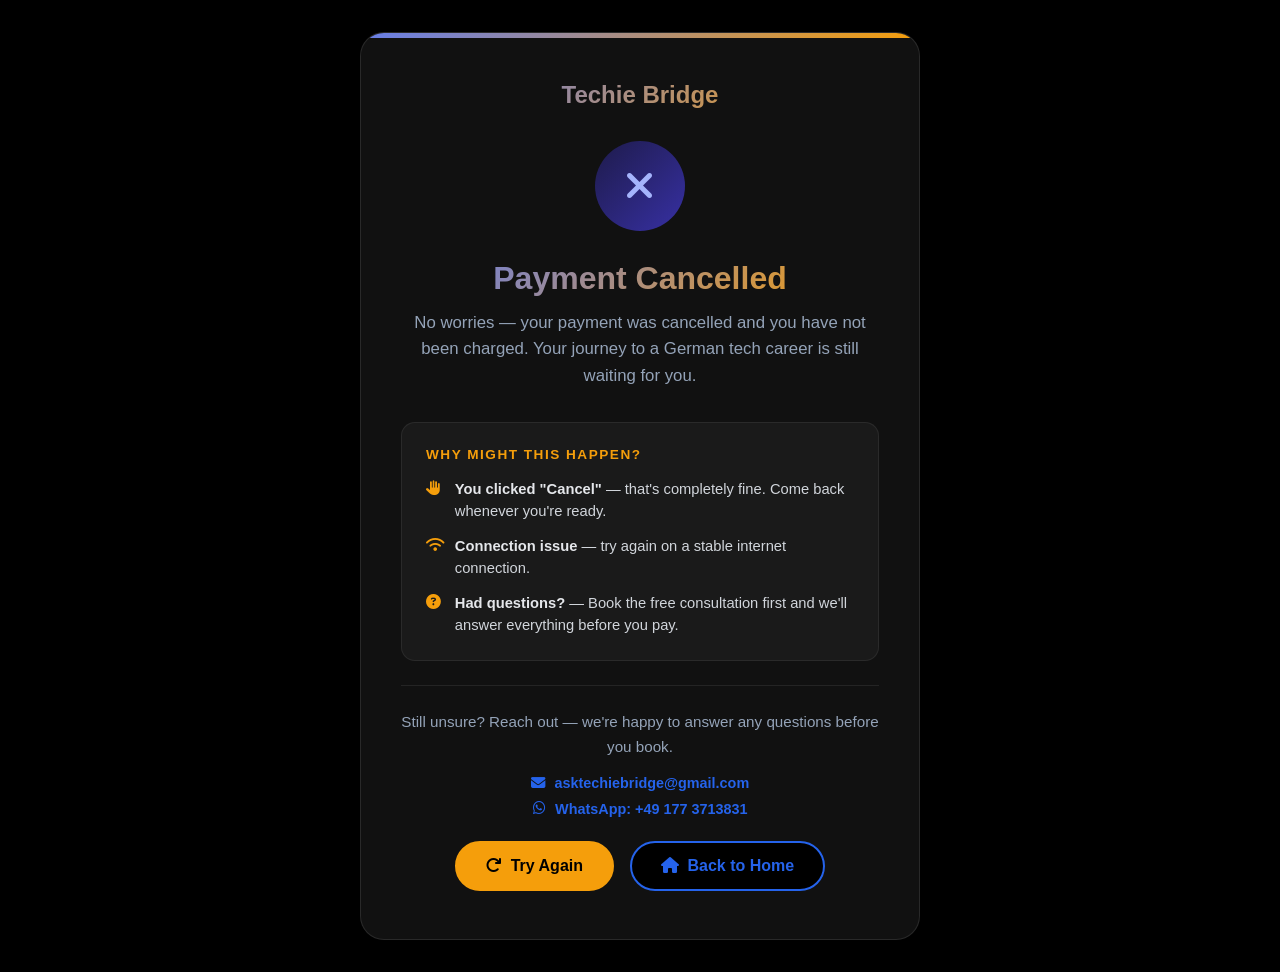
<file: cancel.html>
<!DOCTYPE html>
<html lang="en">
<head>
    <meta charset="UTF-8">
    <meta name="viewport" content="width=device-width, initial-scale=1.0">
    <title>Payment Cancelled – Techie Bridge</title>
    <meta name="robots" content="noindex, nofollow">
    <link rel="stylesheet" href="https://cdnjs.cloudflare.com/ajax/libs/font-awesome/6.4.0/css/all.min.css">
    <style>
        * { margin: 0; padding: 0; box-sizing: border-box; }

        :root {
            --primary: #2563eb;
            --secondary: #f59e0b;
            --gradient: linear-gradient(135deg, #667eea 0%, #f59e0b 100%);
        }

        body {
            font-family: 'Segoe UI', Tahoma, Geneva, Verdana, sans-serif;
            background: #000;
            color: #d1d5db;
            min-height: 100vh;
            display: flex;
            flex-direction: column;
            align-items: center;
            justify-content: center;
            padding: 2rem 1rem;
            text-align: center;
        }

        .card {
            background: #111;
            border: 1px solid rgba(255,255,255,0.1);
            border-radius: 24px;
            padding: 3rem 2.5rem;
            max-width: 560px;
            width: 100%;
            box-shadow: 0 20px 60px rgba(0,0,0,0.5);
            position: relative;
            overflow: hidden;
        }

        .card::before {
            content: '';
            position: absolute;
            top: 0; left: 0; right: 0;
            height: 5px;
            background: var(--gradient);
        }

        .icon-circle {
            width: 90px;
            height: 90px;
            border-radius: 50%;
            background: linear-gradient(135deg, #1e1b4b, #3730a3);
            display: flex;
            align-items: center;
            justify-content: center;
            margin: 0 auto 1.8rem;
            font-size: 2.5rem;
            color: #a5b4fc;
            animation: popIn 0.6s cubic-bezier(0.175, 0.885, 0.32, 1.275) both;
        }

        @keyframes popIn {
            from { transform: scale(0); opacity: 0; }
            to   { transform: scale(1); opacity: 1; }
        }

        h1 {
            font-size: 2rem;
            font-weight: 800;
            margin-bottom: 0.8rem;
            background: var(--gradient);
            -webkit-background-clip: text;
            -webkit-text-fill-color: transparent;
            background-clip: text;
        }

        .subtitle {
            font-size: 1.05rem;
            color: #94a3b8;
            margin-bottom: 2rem;
            line-height: 1.6;
        }

        .info-box {
            background: rgba(255,255,255,0.04);
            border-radius: 14px;
            padding: 1.5rem;
            margin: 1.5rem 0;
            border: 1px solid rgba(255,255,255,0.07);
            text-align: left;
        }

        .info-box h3 {
            font-size: 0.85rem;
            text-transform: uppercase;
            letter-spacing: 1.5px;
            color: var(--secondary);
            margin-bottom: 1rem;
        }

        .info-item {
            display: flex;
            align-items: flex-start;
            gap: 0.8rem;
            margin-bottom: 0.8rem;
            font-size: 0.92rem;
            color: #d1d5db;
            line-height: 1.5;
        }

        .info-item:last-child { margin-bottom: 0; }
        .info-item i { color: var(--secondary); margin-top: 0.2rem; flex-shrink: 0; width: 16px; }
        .info-item strong { color: #e5e7eb; }

        .divider {
            border: none;
            border-top: 1px solid rgba(255,255,255,0.08);
            margin: 1.5rem 0;
        }

        .contact-row {
            display: flex;
            align-items: center;
            justify-content: center;
            gap: 0.6rem;
            font-size: 0.9rem;
            color: #94a3b8;
            margin-bottom: 0.6rem;
            flex-wrap: wrap;
        }

        .contact-row i { color: var(--primary); }

        .contact-row a {
            color: var(--primary);
            font-weight: 600;
            text-decoration: none;
        }

        .contact-row a:hover { text-decoration: underline; }

        .btn-group {
            display: flex;
            gap: 1rem;
            justify-content: center;
            flex-wrap: wrap;
            margin-top: 1.5rem;
        }

        .btn-retry {
            display: inline-block;
            background: var(--secondary);
            color: #000;
            padding: 0.9rem 1.8rem;
            border-radius: 50px;
            text-decoration: none;
            font-weight: 700;
            font-size: 1rem;
            border: 2px solid var(--secondary);
            transition: all 0.3s ease;
        }

        .btn-retry:hover {
            background: #d97706;
            border-color: #d97706;
            transform: translateY(-3px);
            box-shadow: 0 10px 25px rgba(245, 158, 11, 0.3);
        }

        .btn-home {
            display: inline-block;
            background: #000;
            color: var(--primary);
            padding: 0.9rem 1.8rem;
            border-radius: 50px;
            text-decoration: none;
            font-weight: 700;
            font-size: 1rem;
            border: 2px solid var(--primary);
            transition: all 0.3s ease;
        }

        .btn-home:hover {
            background: var(--primary);
            color: #fff;
            transform: translateY(-3px);
            box-shadow: 0 10px 25px rgba(37, 99, 235, 0.3);
        }

        .logo-link {
            display: block;
            font-size: 1.5rem;
            font-weight: 800;
            margin-bottom: 2rem;
            background: var(--gradient);
            -webkit-background-clip: text;
            -webkit-text-fill-color: transparent;
            background-clip: text;
            text-decoration: none;
        }

        @media (max-width: 480px) {
            .card { padding: 2rem 1.2rem; }
            h1 { font-size: 1.7rem; }
            .btn-group { flex-direction: column; align-items: center; }
            .btn-retry, .btn-home { width: 100%; text-align: center; }
        }
    </style>
</head>
<body>

    <div class="card">
        <a href="index.html" class="logo-link">Techie Bridge</a>

        <div class="icon-circle">
            <i class="fas fa-times"></i>
        </div>

        <h1>Payment Cancelled</h1>
        <p class="subtitle">No worries — your payment was cancelled and you have not been charged. Your journey to a German tech career is still waiting for you.</p>

        <div class="info-box">
            <h3>Why might this happen?</h3>
            <div class="info-item">
                <i class="fas fa-hand-paper"></i>
                <span><strong>You clicked "Cancel"</strong> — that's completely fine. Come back whenever you're ready.</span>
            </div>
            <div class="info-item">
                <i class="fas fa-wifi"></i>
                <span><strong>Connection issue</strong> — try again on a stable internet connection.</span>
            </div>
            <div class="info-item">
                <i class="fas fa-question-circle"></i>
                <span><strong>Had questions?</strong> — Book the free consultation first and we'll answer everything before you pay.</span>
            </div>
        </div>

        <hr class="divider">

        <p style="font-size: 0.95rem; color: #94a3b8; margin-bottom: 1rem; line-height: 1.6;">
            Still unsure? Reach out — we're happy to answer any questions before you book.
        </p>

        <div class="contact-row">
            <i class="fas fa-envelope"></i>
            <a href="mailto:asktechiebridge@gmail.com">asktechiebridge@gmail.com</a>
        </div>
        <div class="contact-row">
            <i class="fab fa-whatsapp"></i>
            <a href="https://wa.me/491773713831">WhatsApp: +49 177 3713831</a>
        </div>

        <div class="btn-group">
            <a href="index.html#pricing" class="btn-retry">
                <i class="fas fa-redo"></i>&nbsp; Try Again
            </a>
            <a href="index.html" class="btn-home">
                <i class="fas fa-home"></i>&nbsp; Back to Home
            </a>
        </div>
    </div>

</body>
</html>
</file>
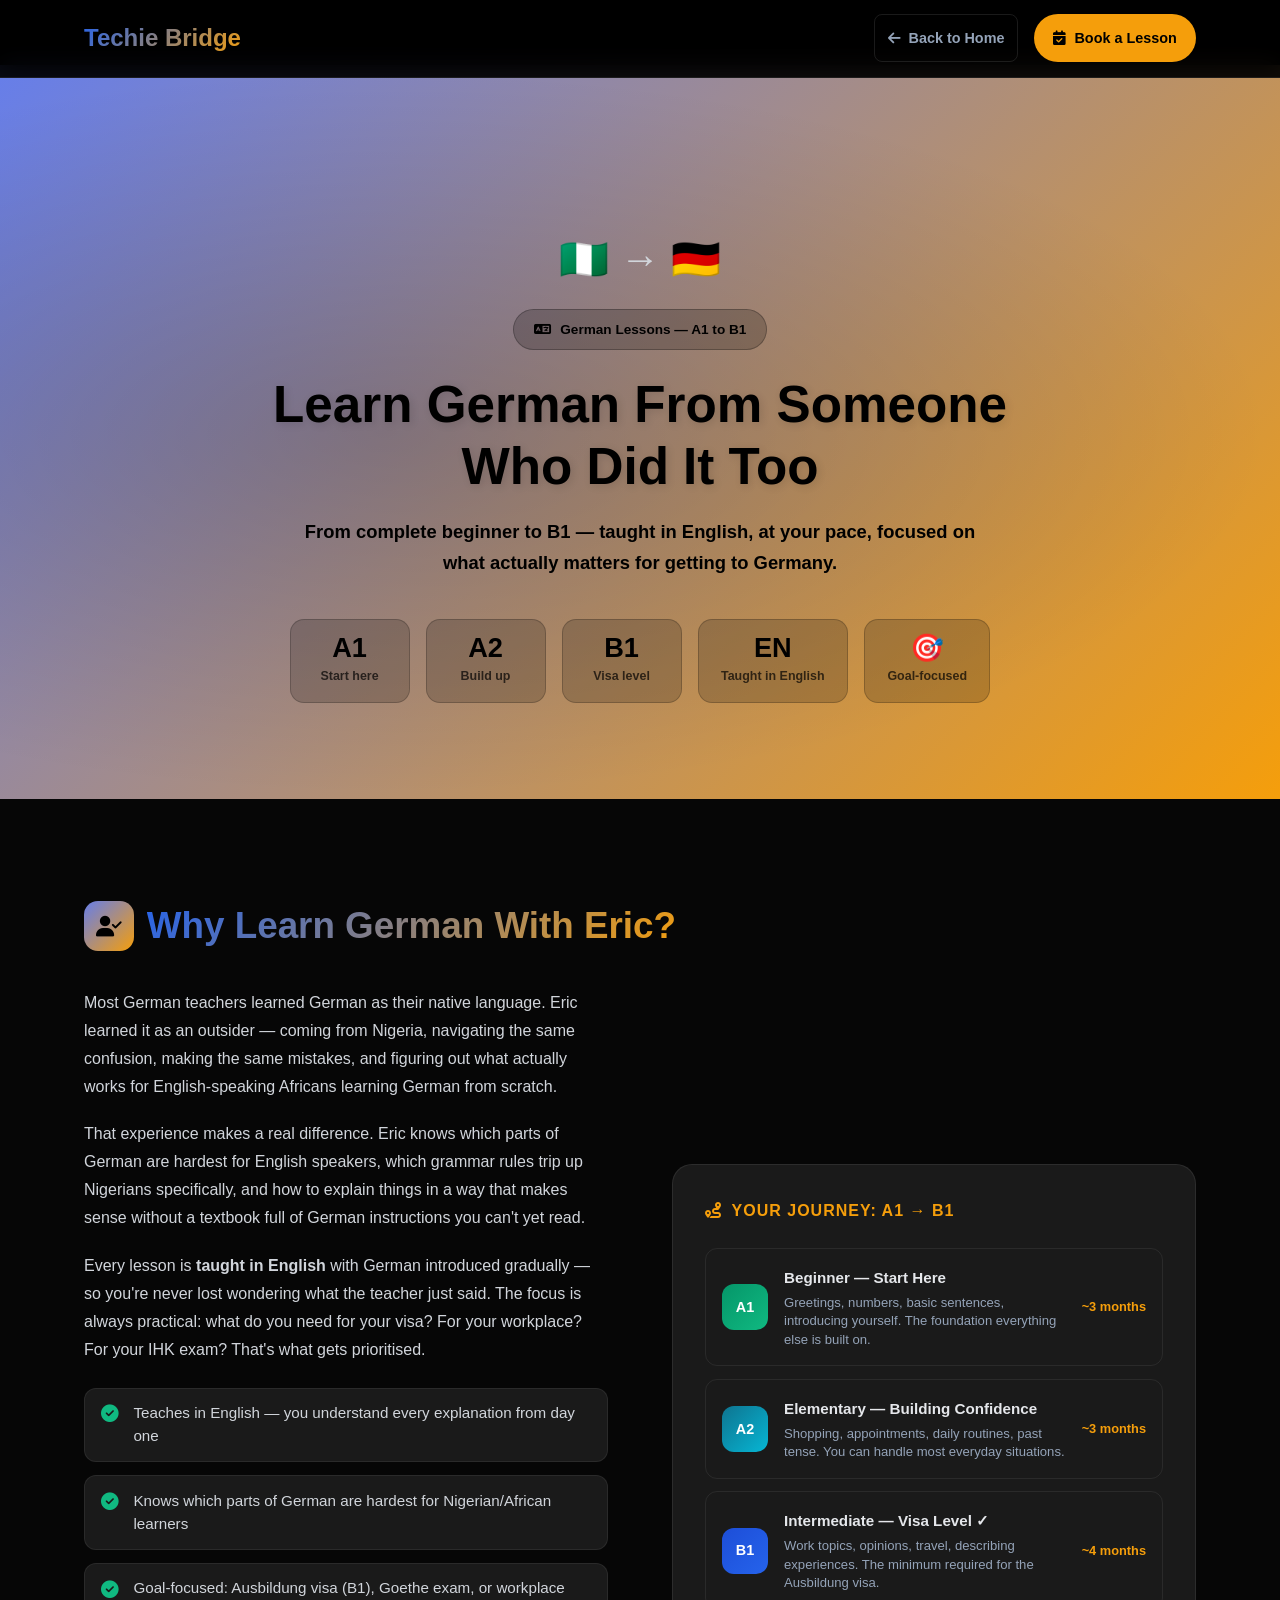
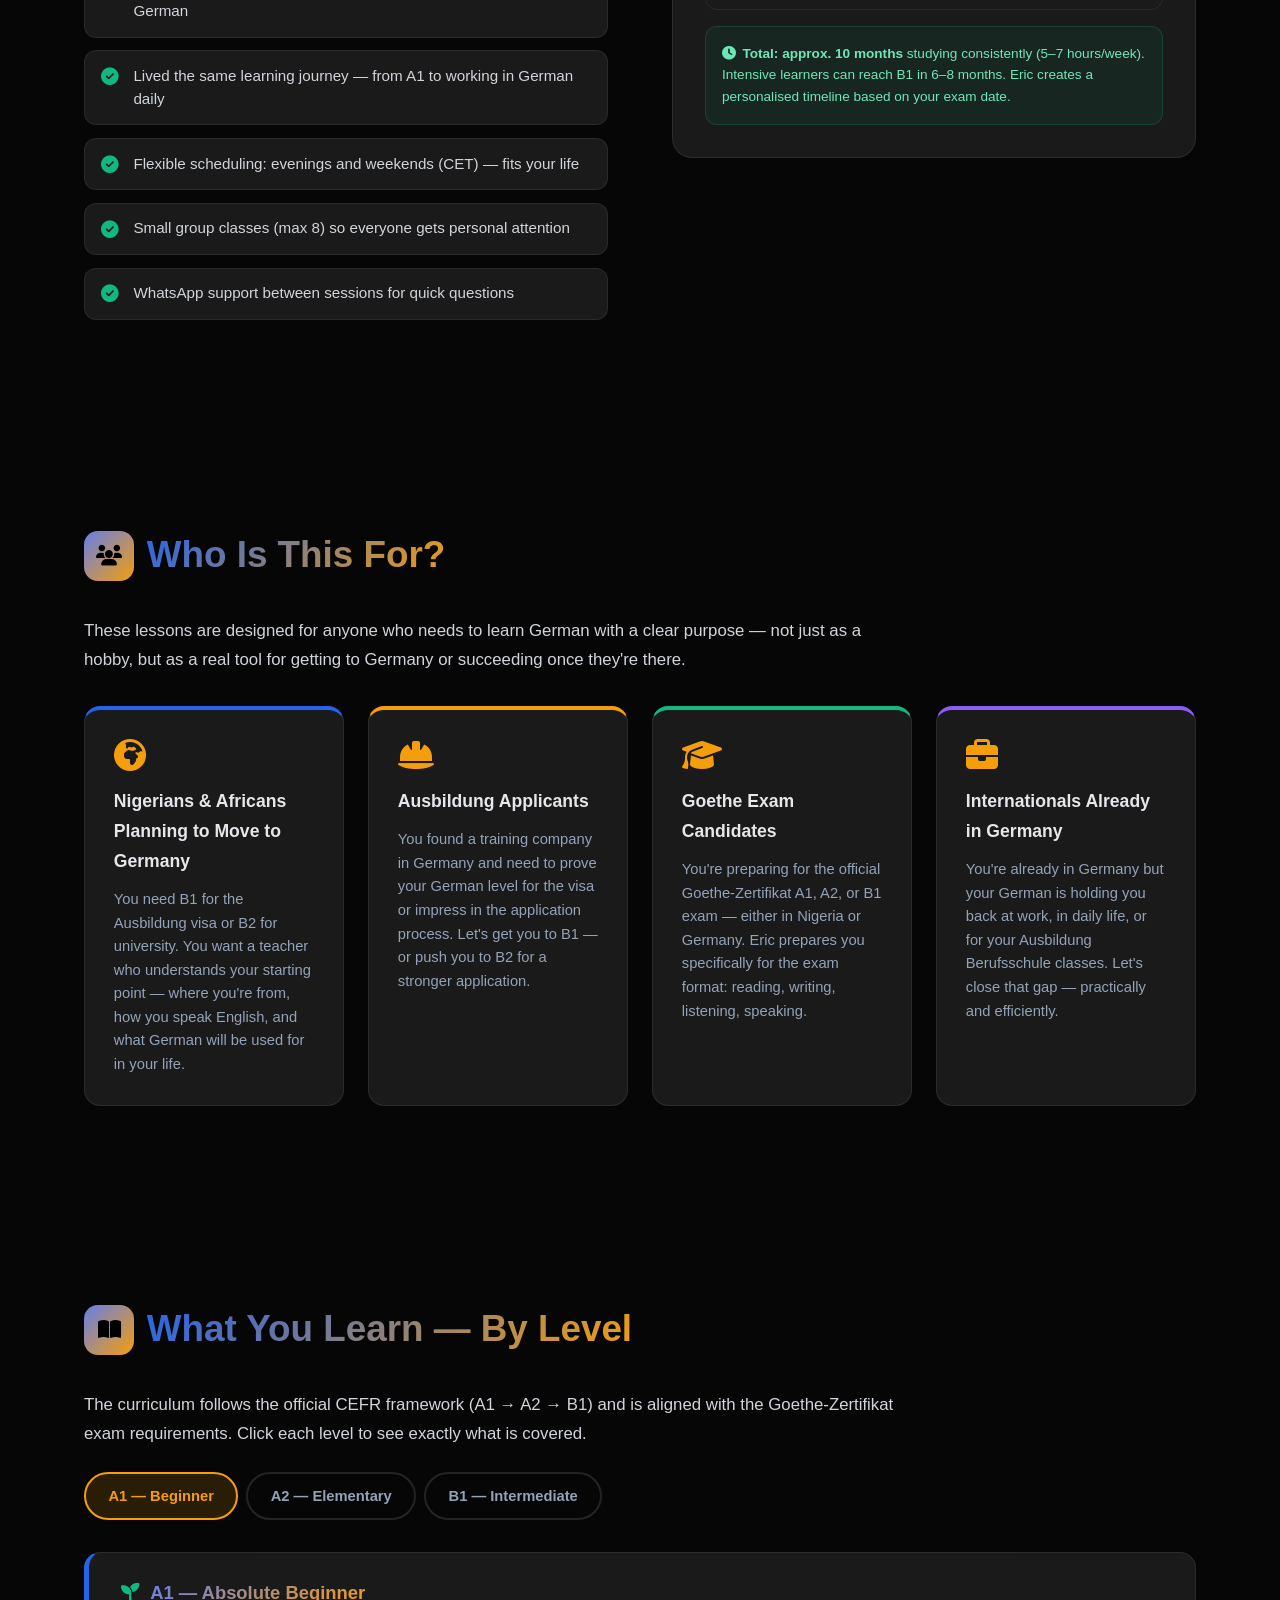
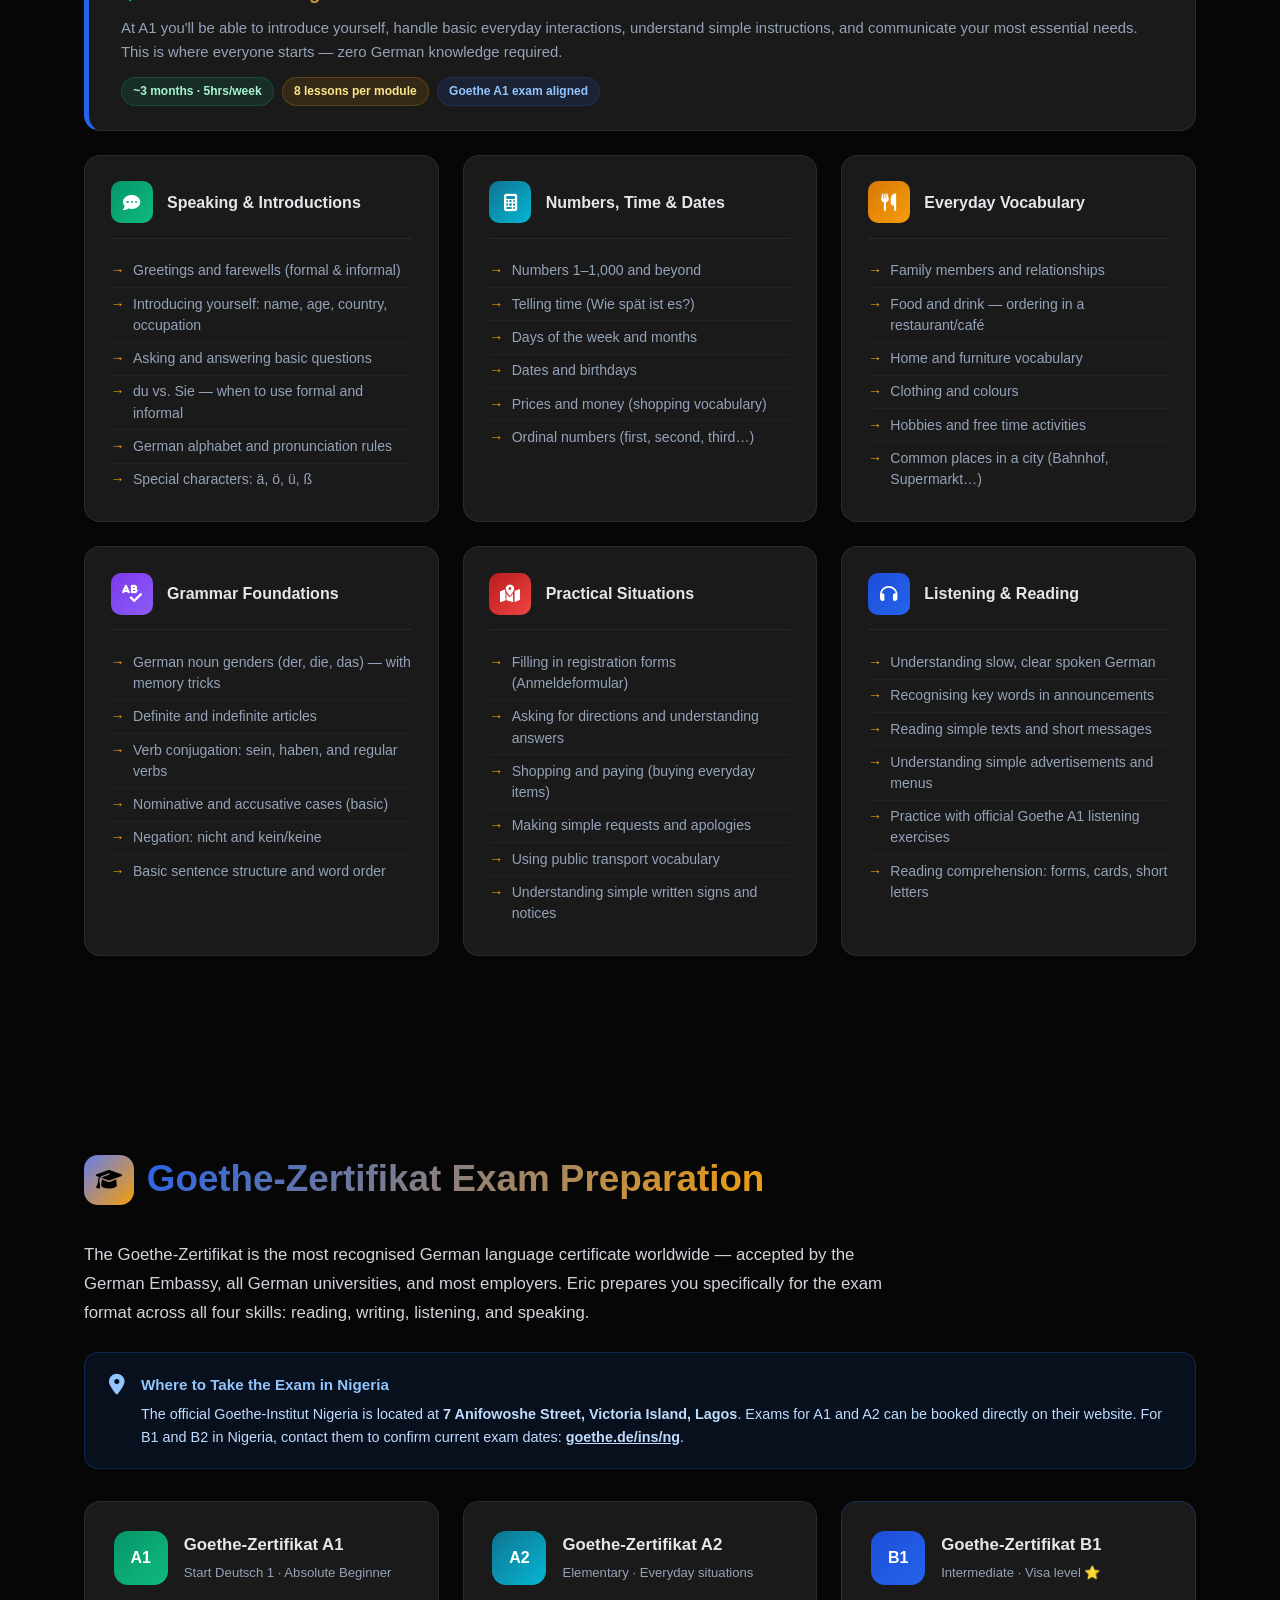
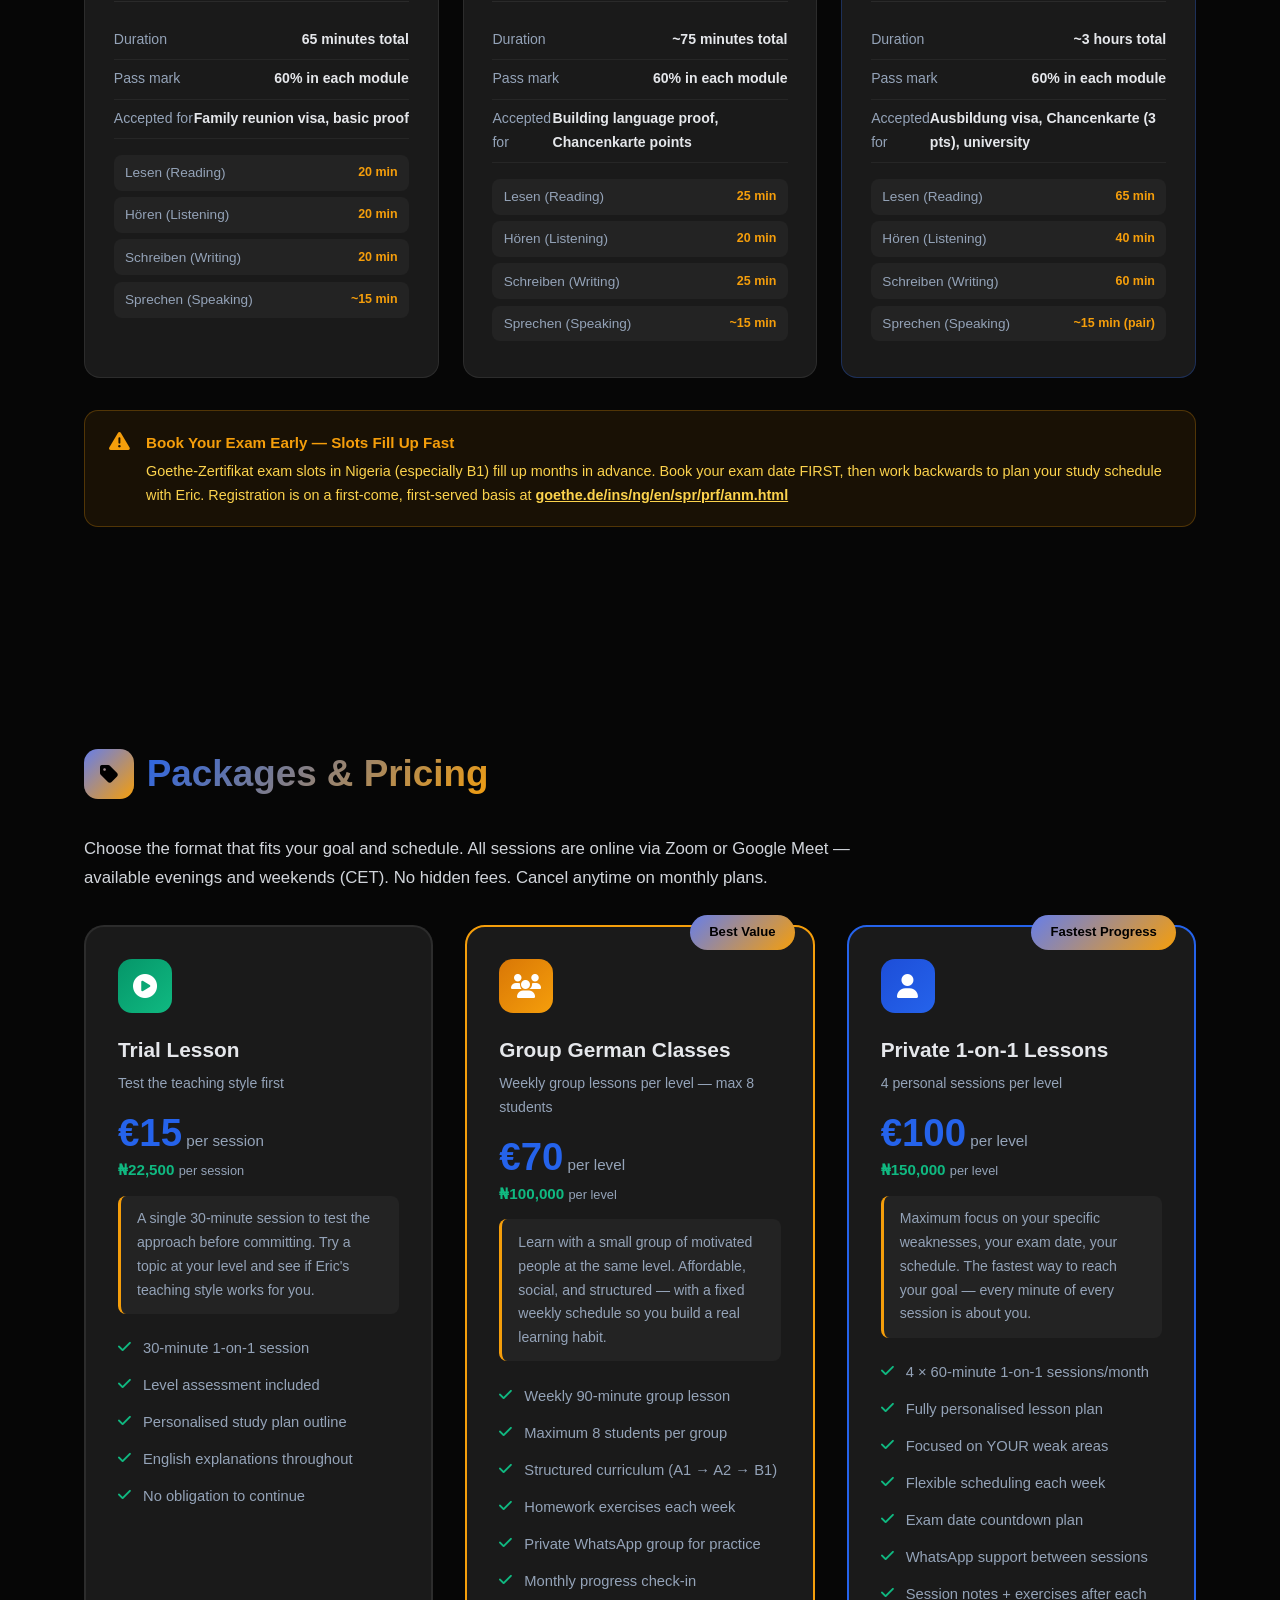
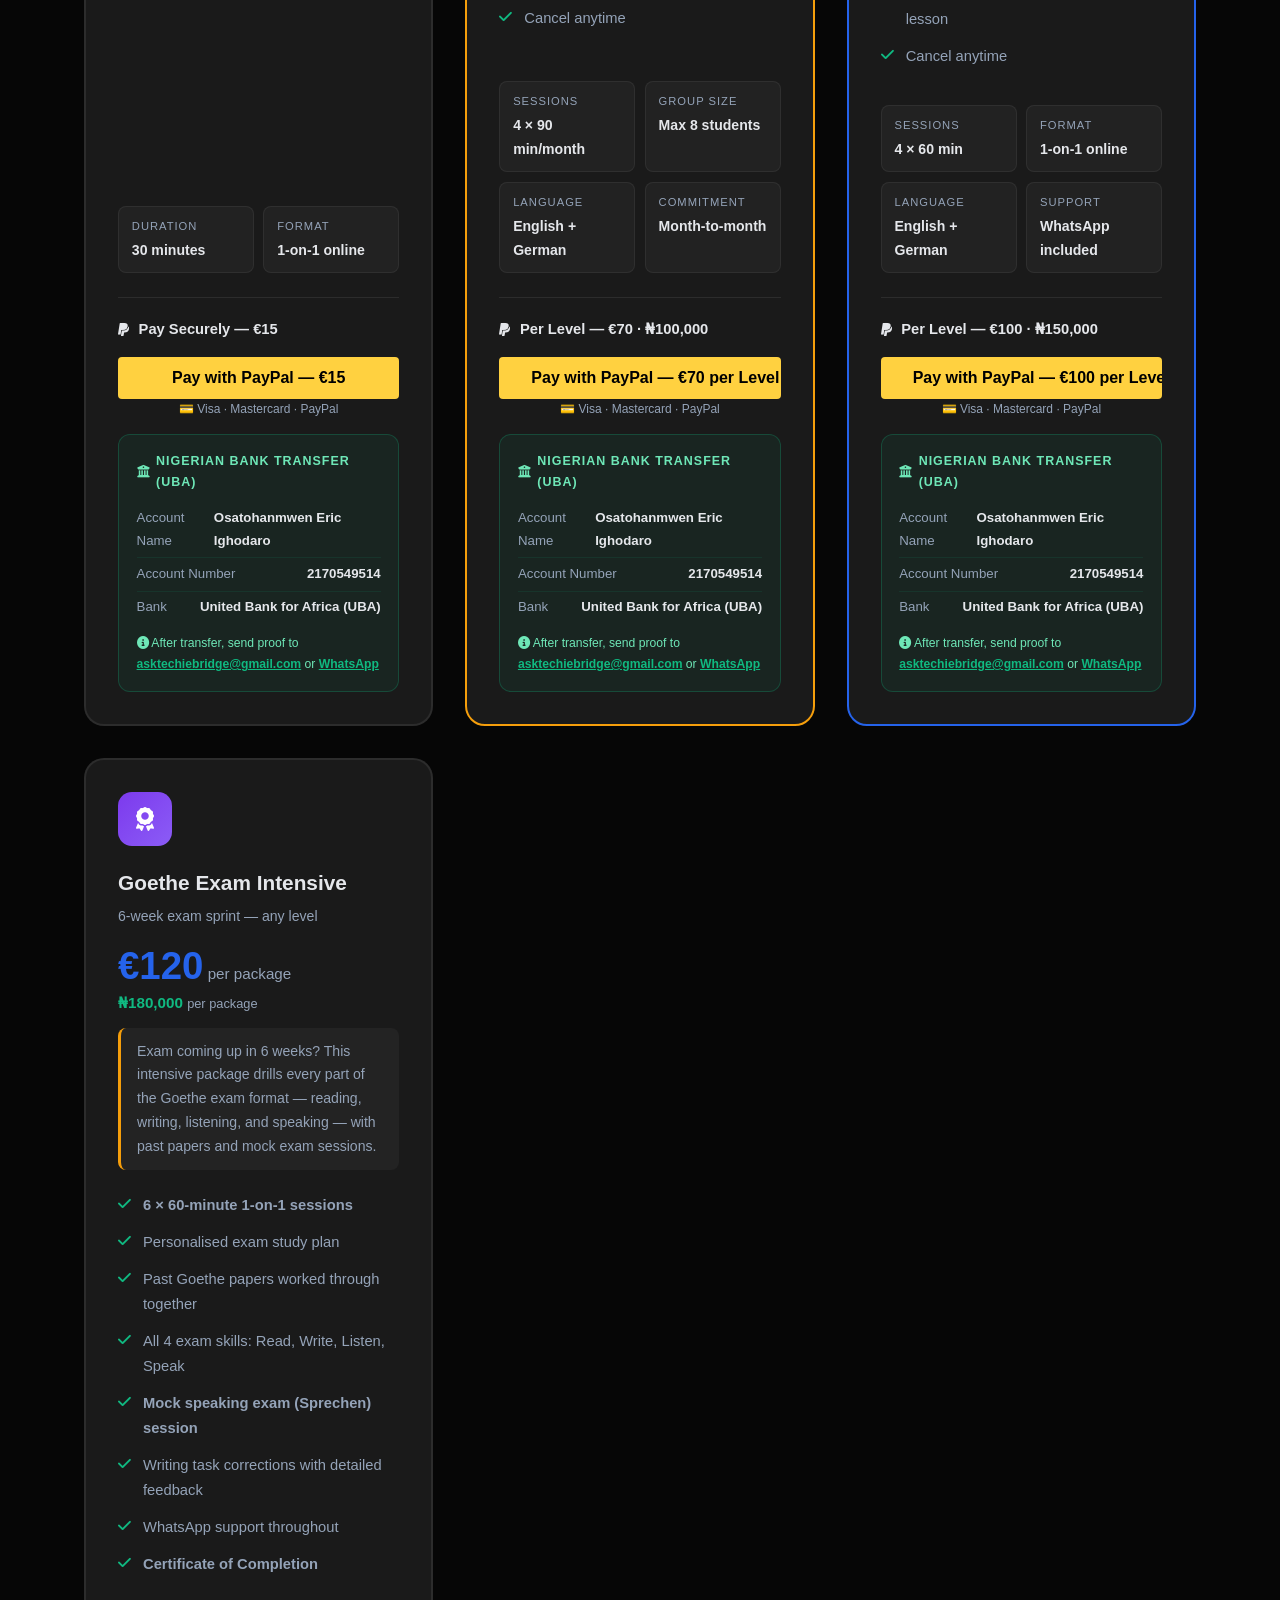
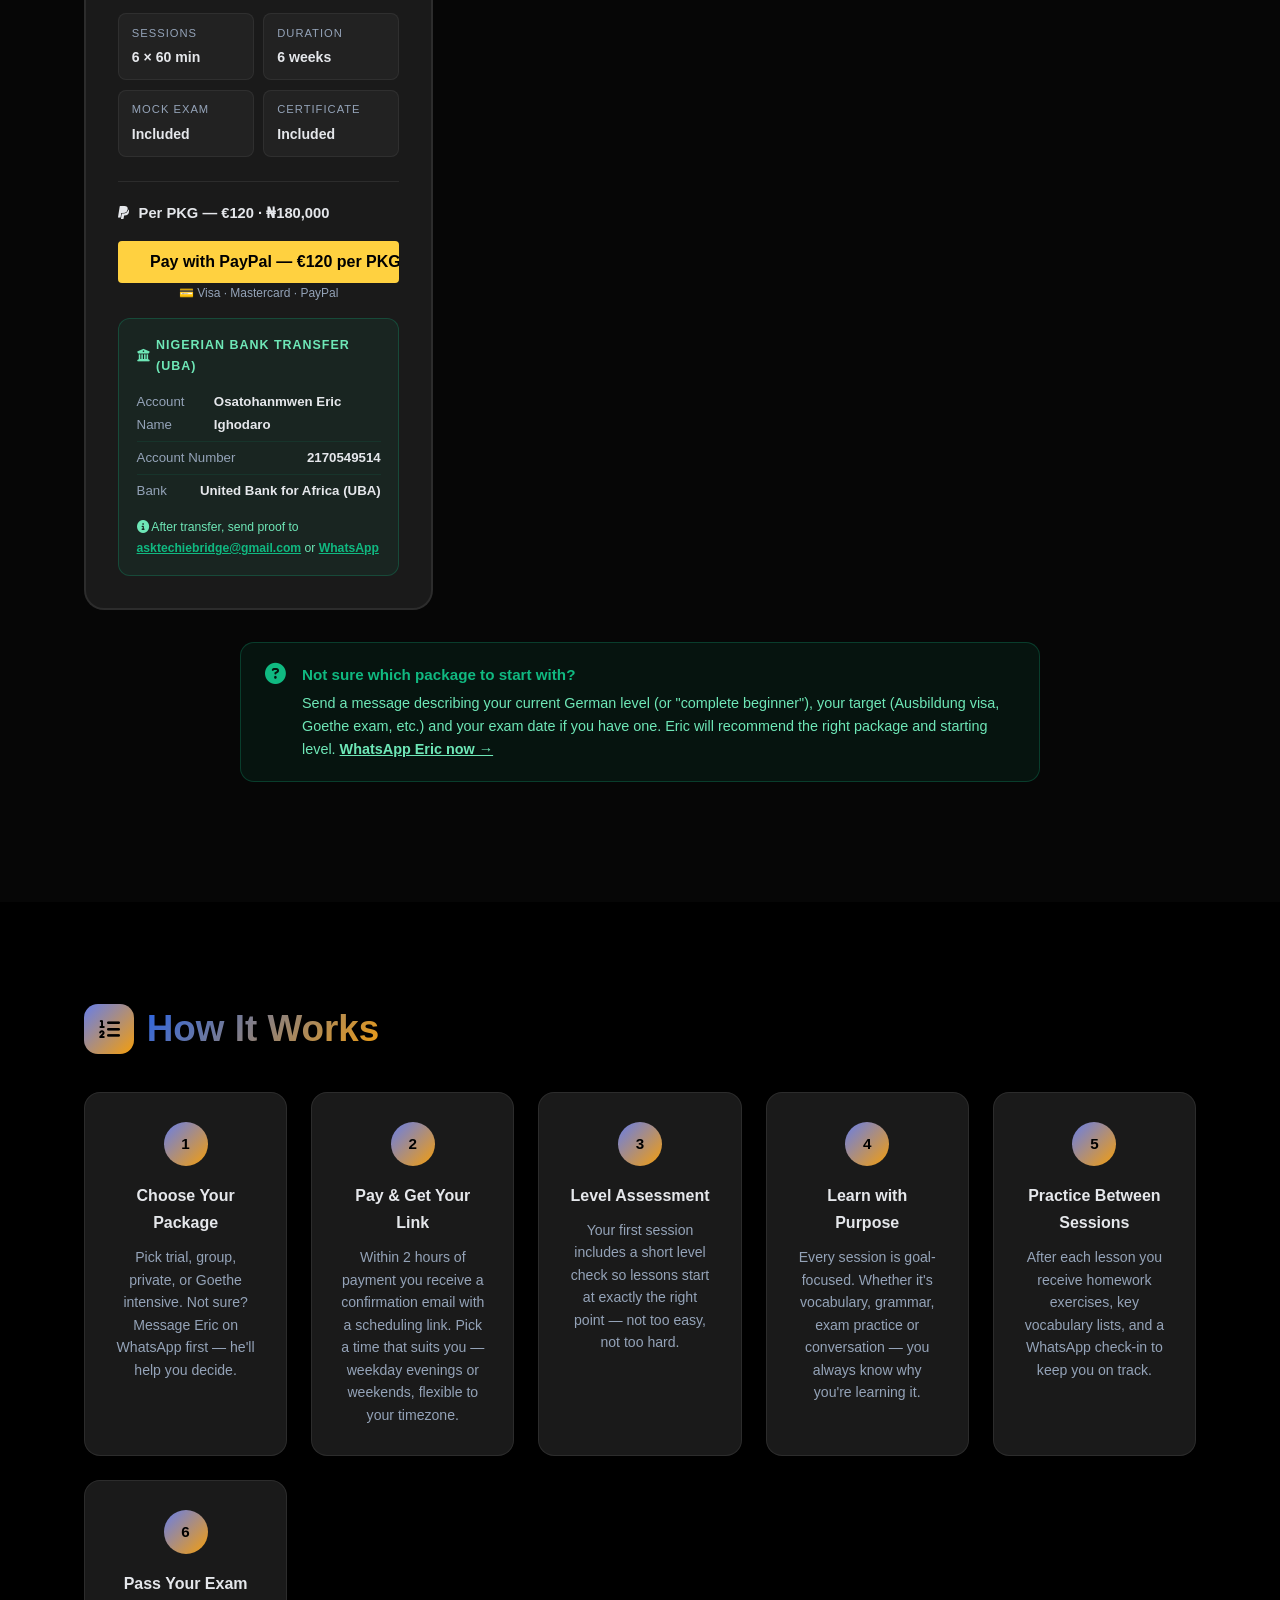
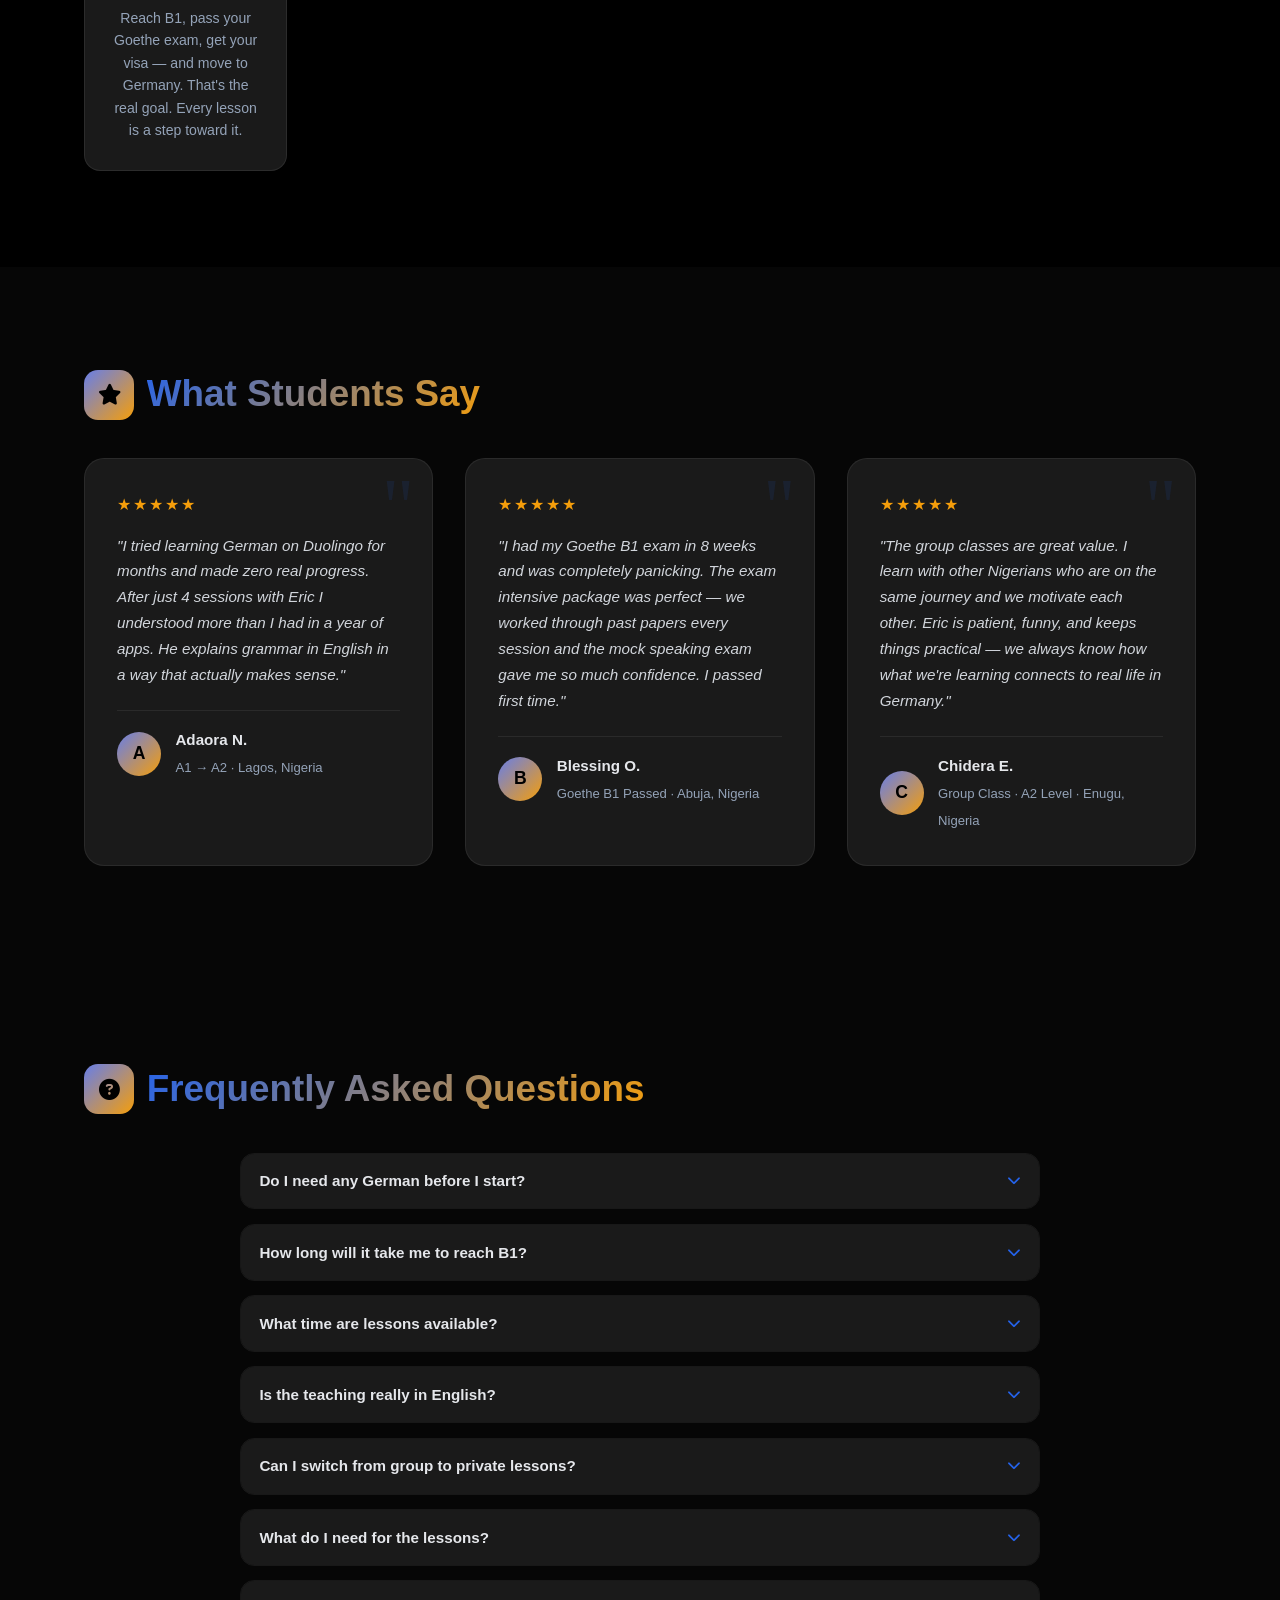
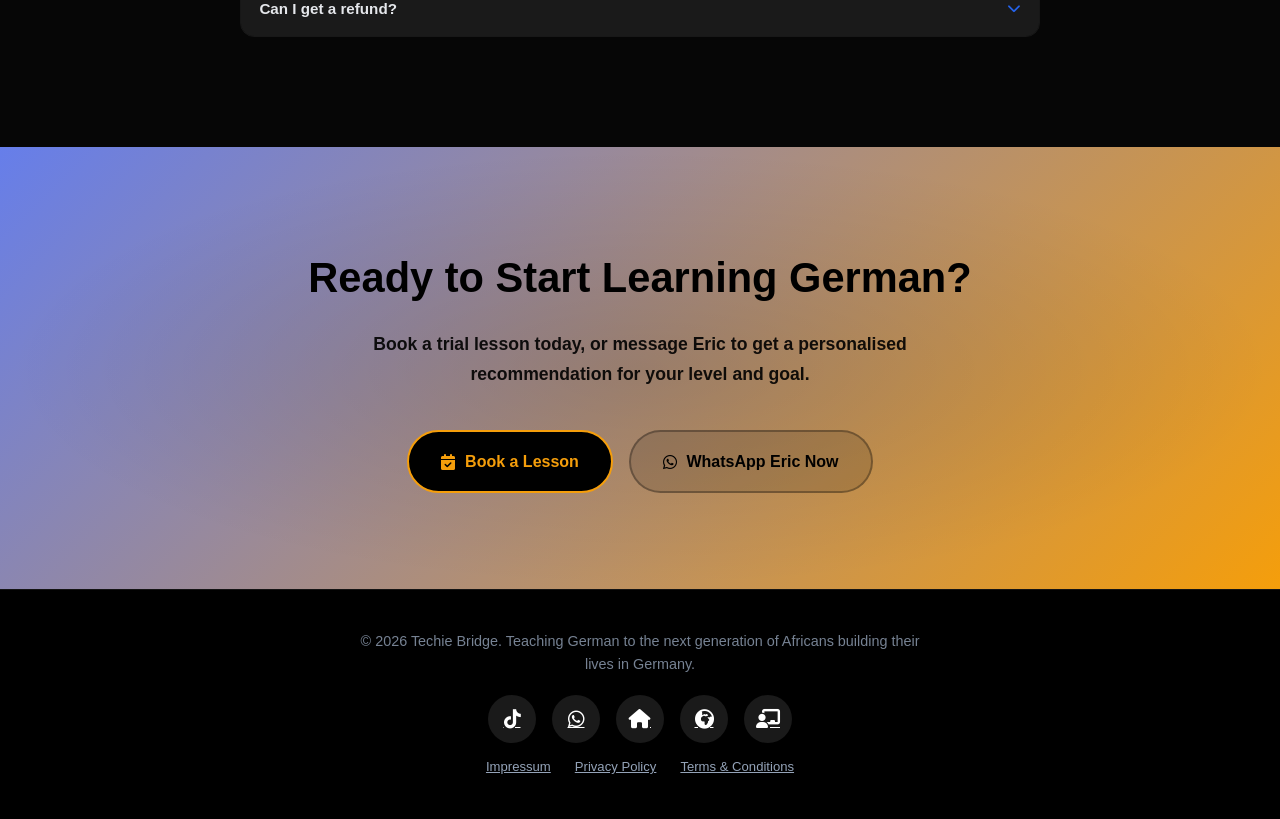
<file: german-lessons.html>
<!DOCTYPE html>
<html lang="en">
<head>
<meta charset="UTF-8">
<meta name="viewport" content="width=device-width,initial-scale=1.0,maximum-scale=5.0">
<title>Learn German A1 to B1 Online | Techie Bridge</title>
<meta name="description" content="Learn German from A1 to B1 with a teacher who made the same journey — from Nigeria to Germany. Online lessons in English and German. Goal-focused: Ausbildung visa, Goethe exam, workplace German.">
<meta name="keywords" content="learn German online Nigeria, German lessons for Nigerians, German A1 B1 online, Goethe exam preparation Nigeria, German for Ausbildung visa, German lessons in English, German teacher Nigeria Germany">
<meta property="og:title" content="Learn German A1 to B1 | Techie Bridge">
<meta property="og:description" content="Learn German from someone who did it as a non-native speaker moving from Nigeria to Germany. A1 to B1 — Ausbildung visa, Goethe exam, workplace German.">
<link rel="stylesheet" href="https://cdnjs.cloudflare.com/ajax/libs/font-awesome/6.4.0/css/all.min.css">
<style>
*,*::before,*::after{margin:0;padding:0;box-sizing:border-box}
:root{
  --primary:#2563eb;--primary-dark:#1d4ed8;
  --secondary:#f59e0b;--secondary-dark:#d97706;
  --accent:#10b981;--danger:#ef4444;
  --text:#d1d5db;--text-muted:#94a3b8;
  --card:#1a1a1a;--card2:#222;
  --grad:linear-gradient(135deg,#667eea 0%,#f59e0b 100%);
  --grad-rev:linear-gradient(135deg,#f59e0b 0%,#667eea 100%);
  --logo-grad:linear-gradient(135deg,#2563eb 0%,#f59e0b 100%);
  --shadow:0 10px 25px rgba(0,0,0,.4);
  --shadow-h:0 20px 40px rgba(37,99,235,.25);
  --ease:all .4s cubic-bezier(.175,.885,.32,1.1);
  --tap:48px;
}
html{scroll-behavior:smooth;font-size:16px}
body{font-family:'Segoe UI',Tahoma,Geneva,Verdana,sans-serif;background:#000;color:var(--text);line-height:1.7;overflow-x:hidden;-webkit-text-size-adjust:100%}
.container{width:90%;max-width:1200px;margin:0 auto;padding:0 20px}
.gt{background:var(--logo-grad);-webkit-background-clip:text;-webkit-text-fill-color:transparent;background-clip:text}

/* ── NAV ── */
nav{background:rgba(0,0,0,.92);backdrop-filter:blur(12px);-webkit-backdrop-filter:blur(12px);position:fixed;top:0;width:100%;z-index:1000;border-bottom:1px solid rgba(255,255,255,.08);transition:var(--ease)}
nav.scrolled{background:rgba(0,0,0,.97);box-shadow:0 6px 30px rgba(37,99,235,.18)}
nav .container{display:flex;justify-content:space-between;align-items:center;padding:.9rem 20px;gap:1rem}
.logo{font-size:1.5rem;font-weight:800;text-decoration:none;background:var(--logo-grad);-webkit-background-clip:text;-webkit-text-fill-color:transparent;background-clip:text;flex-shrink:0;transition:transform .3s}
.logo:hover{transform:scale(1.04)}
.nav-right{display:flex;align-items:center;gap:1rem}
.nav-back{display:inline-flex;align-items:center;gap:.5rem;text-decoration:none;color:var(--text-muted);font-size:.9rem;font-weight:600;transition:var(--ease);min-height:var(--tap);padding:.4rem .8rem;border-radius:8px;border:1px solid rgba(255,255,255,.1)}
.nav-back:hover{color:var(--secondary);border-color:var(--secondary)}
.nav-cta{display:inline-flex;align-items:center;gap:.5rem;text-decoration:none;background:var(--secondary);color:#000;font-weight:700;font-size:.9rem;padding:.5rem 1.2rem;border-radius:50px;min-height:var(--tap);transition:var(--ease);white-space:nowrap}
.nav-cta:hover{background:var(--secondary-dark);transform:translateY(-2px)}
.menu-toggle{display:none;background:var(--grad);border:none;width:var(--tap);height:var(--tap);border-radius:12px;font-size:1.2rem;cursor:pointer;color:#fff;align-items:center;justify-content:center;flex-shrink:0;transition:var(--ease)}
.menu-toggle.active{background:var(--grad-rev);transform:rotate(90deg)}
.mob-nav{display:none;flex-direction:column;position:absolute;top:100%;left:0;right:0;background:rgba(0,0,0,.98);padding:.5rem 0;border-top:1px solid rgba(255,255,255,.08);box-shadow:0 20px 40px rgba(0,0,0,.6)}
.mob-nav.active{display:flex}
.mob-nav a{display:flex;align-items:center;padding:.9rem 1.4rem;color:var(--text-muted);text-decoration:none;font-weight:600;font-size:1rem;border-bottom:1px solid rgba(255,255,255,.05);min-height:var(--tap);transition:background .2s}
.mob-nav a:hover{background:rgba(37,99,235,.14);color:var(--secondary)}
.mob-nav a:last-child{border-bottom:none}

/* ── HERO ── */
.page-hero{background:var(--grad);text-align:center;padding:10rem 0 6rem;margin-top:65px;position:relative;overflow:hidden}
.page-hero::before{content:'';position:absolute;inset:0;background:radial-gradient(ellipse at 30% 50%,rgba(0,0,0,.18) 0%,transparent 70%)}
.page-hero .container{position:relative;z-index:2}
.hero-badge{display:inline-flex;align-items:center;gap:.6rem;background:rgba(0,0,0,.2);border:1px solid rgba(0,0,0,.25);border-radius:50px;padding:.5rem 1.2rem;font-size:.85rem;font-weight:700;color:#000;margin-bottom:1.5rem}
.page-hero h1{font-size:3.2rem;font-weight:800;color:#000;line-height:1.2;margin-bottom:1.2rem;text-shadow:2px 2px 8px rgba(0,0,0,.12);animation:fadeUp 1s ease both}
.page-hero p{font-size:1.15rem;color:#000;font-weight:600;max-width:680px;margin:0 auto 2.5rem;opacity:.9;animation:fadeUp 1s .2s ease both}
.hero-flags{font-size:2.5rem;margin-bottom:1rem;animation:fadeUp 1s .1s ease both}
.hero-cards{display:flex;gap:1rem;justify-content:center;flex-wrap:wrap;animation:fadeUp 1s .35s ease both}
.hcard{background:rgba(0,0,0,.18);backdrop-filter:blur(8px);border-radius:14px;padding:.9rem 1.4rem;text-align:center;border:1px solid rgba(0,0,0,.2);min-width:120px}
.hcard-num{font-size:1.7rem;font-weight:800;color:#000;line-height:1}
.hcard-lbl{font-size:.78rem;color:rgba(0,0,0,.7);font-weight:600;margin-top:.3rem}
@keyframes fadeUp{from{opacity:0;transform:translateY(26px)}to{opacity:1;transform:translateY(0)}}

/* ── SHARED ── */
.sh2{font-size:2.3rem;font-weight:800;display:flex;align-items:center;gap:.8rem;margin-bottom:1.8rem;flex-wrap:wrap}
.icon-badge{width:50px;height:50px;border-radius:14px;background:var(--grad);display:inline-flex;align-items:center;justify-content:center;font-size:1.3rem;color:#000;flex-shrink:0}
.icon-badge i{color:#000}
.lead-p{font-size:1.05rem;color:var(--text);line-height:1.75;margin-bottom:1.5rem;max-width:820px}
.guide-section{padding:6rem 0}
.guide-section:nth-child(even){background:#060606}
.guide-section:nth-child(odd){background:#000}
.callout{border-radius:14px;padding:1.2rem 1.5rem;margin:1.5rem 0;display:flex;gap:1rem;align-items:flex-start}
.callout i{font-size:1.3rem;flex-shrink:0;margin-top:.1rem}
.callout-body h5{font-size:.95rem;font-weight:700;margin-bottom:.3rem}
.callout-body p,.callout-body a{font-size:.9rem;line-height:1.6}
.callout-body a{font-weight:600;text-decoration:underline}
.callout.info{background:rgba(37,99,235,.1);border:1px solid rgba(37,99,235,.25)}
.callout.info i,.callout.info h5{color:#93c5fd}
.callout.info p,.callout.info a{color:#bfdbfe}
.callout.success{background:rgba(16,185,129,.08);border:1px solid rgba(16,185,129,.25)}
.callout.success i,.callout.success h5{color:#10b981}
.callout.success p,.callout.success a{color:#6ee7b7}
.callout.warn{background:rgba(245,158,11,.08);border:1px solid rgba(245,158,11,.25)}
.callout.warn i,.callout.warn h5{color:var(--secondary)}
.callout.warn p,.callout.warn a{color:#fcd34d}

/* ── WHY SECTION ── */
.why-grid{display:grid;grid-template-columns:1fr 1fr;gap:4rem;align-items:center;margin-top:2rem}
.why-text p{color:var(--text);font-size:1rem;line-height:1.75;margin-bottom:1.2rem}
.why-points{list-style:none;margin-top:1.5rem}
.why-points li{display:flex;align-items:flex-start;gap:.9rem;padding:.85rem 1rem;background:var(--card);border-radius:12px;margin-bottom:.8rem;border:1px solid rgba(255,255,255,.07);transition:var(--ease)}
.why-points li:hover{transform:translateX(8px);background:var(--card2)}
.why-points li i{color:var(--accent);font-size:1.1rem;margin-top:.2rem;flex-shrink:0}
.why-points li span{color:var(--text);font-size:.95rem;line-height:1.5}
.why-visual{background:var(--card);border-radius:20px;padding:2rem;border:1px solid rgba(255,255,255,.08)}
.why-visual h4{color:var(--secondary);font-size:1rem;font-weight:700;text-transform:uppercase;letter-spacing:1px;margin-bottom:1.5rem;display:flex;align-items:center;gap:.6rem}
.level-row{display:flex;align-items:center;gap:1rem;padding:1rem;border-radius:12px;margin-bottom:.8rem;border:1px solid rgba(255,255,255,.07);transition:var(--ease);cursor:default}
.level-row:hover{background:rgba(255,255,255,.04)}
.level-badge{width:46px;height:46px;border-radius:12px;display:flex;align-items:center;justify-content:center;font-size:.9rem;font-weight:800;flex-shrink:0}
.lb-a1{background:linear-gradient(135deg,#059669,#10b981);color:#fff}
.lb-a2{background:linear-gradient(135deg,#0e7490,#06b6d4);color:#fff}
.lb-b1{background:linear-gradient(135deg,#1d4ed8,#2563eb);color:#fff}
.level-info h5{color:#e5e7eb;font-size:.95rem;font-weight:700;margin-bottom:.2rem}
.level-info p{color:var(--text-muted);font-size:.82rem;line-height:1.4}
.level-time{font-size:.8rem;font-weight:700;color:var(--secondary);white-space:nowrap;margin-left:auto}

/* ── WHO IS THIS FOR ── */
.who-grid{display:grid;grid-template-columns:repeat(auto-fit,minmax(240px,1fr));gap:1.5rem;margin-top:2rem}
.who-card{background:var(--card);border-radius:16px;padding:1.8rem;border:1px solid rgba(255,255,255,.08);border-top:4px solid var(--primary);transition:var(--ease)}
.who-card:nth-child(2){border-top-color:var(--secondary)}
.who-card:nth-child(3){border-top-color:var(--accent)}
.who-card:nth-child(4){border-top-color:#8b5cf6}
.who-card:hover{transform:translateY(-8px);background:var(--card2);box-shadow:var(--shadow-h)}
.who-card i{font-size:2rem;color:var(--secondary);margin-bottom:1rem;display:block}
.who-card h3{color:#e5e7eb;font-size:1.1rem;font-weight:700;margin-bottom:.7rem}
.who-card p{color:var(--text-muted);font-size:.92rem;line-height:1.6}

/* ── CURRICULUM ── */
.curriculum-tabs{display:flex;gap:.5rem;margin-bottom:2rem;flex-wrap:wrap}
.ctab{padding:.6rem 1.4rem;border-radius:50px;border:2px solid rgba(255,255,255,.12);background:transparent;color:var(--text-muted);font-size:.92rem;font-weight:600;cursor:pointer;transition:var(--ease);font-family:inherit;min-height:var(--tap)}
.ctab.active,.ctab:hover{border-color:var(--secondary);color:var(--secondary);background:rgba(245,158,11,.08)}
.ctab.active{background:rgba(245,158,11,.15)}
.curr-panel{display:none}
.curr-panel.active{display:block}
.curr-grid{display:grid;grid-template-columns:repeat(auto-fit,minmax(280px,1fr));gap:1.5rem}
.curr-card{background:var(--card);border-radius:16px;padding:1.6rem;border:1px solid rgba(255,255,255,.08);transition:var(--ease)}
.curr-card:hover{background:var(--card2);transform:translateY(-6px);box-shadow:var(--shadow-h)}
.curr-card-top{display:flex;align-items:center;gap:.9rem;margin-bottom:1rem;padding-bottom:.9rem;border-bottom:1px solid rgba(255,255,255,.07)}
.curr-icon{width:42px;height:42px;border-radius:10px;display:flex;align-items:center;justify-content:center;font-size:1.1rem;flex-shrink:0}
.curr-icon i{color:#fff}
.curr-card h4{color:#e5e7eb;font-size:1rem;font-weight:700}
.curr-card ul{list-style:none}
.curr-card li{padding:.35rem 0 .35rem 1.4rem;position:relative;font-size:.88rem;color:var(--text-muted);line-height:1.5;border-bottom:1px solid rgba(255,255,255,.04)}
.curr-card li:last-child{border-bottom:none}
.curr-card li::before{content:'→';position:absolute;left:0;color:var(--secondary);font-weight:700}
.level-intro{background:var(--card);border-radius:16px;padding:1.5rem 2rem;margin-bottom:1.5rem;border-left:5px solid var(--primary);border:1px solid rgba(255,255,255,.08);border-left:5px solid var(--primary)}
.level-intro h3{color:#e5e7eb;font-size:1.15rem;font-weight:700;margin-bottom:.5rem;display:flex;align-items:center;gap:.7rem}
.level-intro h3 span{background:var(--grad);-webkit-background-clip:text;-webkit-text-fill-color:transparent;background-clip:text}
.level-intro p{color:var(--text-muted);font-size:.93rem;line-height:1.6}
.level-intro .meta-tags{display:flex;gap:.5rem;flex-wrap:wrap;margin-top:.8rem}
.mtag{font-size:.75rem;font-weight:700;padding:.2rem .7rem;border-radius:20px;background:rgba(37,99,235,.12);color:#93c5fd;border:1px solid rgba(37,99,235,.2)}
.mtag.gold{background:rgba(245,158,11,.12);color:#fde68a;border-color:rgba(245,158,11,.2)}
.mtag.green{background:rgba(16,185,129,.12);color:#a7f3d0;border-color:rgba(16,185,129,.2)}

/* ── GOETHE EXAM ── */
.exam-grid{display:grid;grid-template-columns:repeat(auto-fit,minmax(280px,1fr));gap:1.5rem;margin-top:2rem}
.exam-card{background:var(--card);border-radius:16px;padding:1.8rem;border:1px solid rgba(255,255,255,.08);transition:var(--ease)}
.exam-card:hover{transform:translateY(-8px);background:var(--card2);box-shadow:var(--shadow-h)}
.exam-card-top{display:flex;align-items:center;gap:1rem;margin-bottom:1.2rem;padding-bottom:1rem;border-bottom:1px solid rgba(255,255,255,.07)}
.exam-level{width:54px;height:54px;border-radius:14px;display:flex;align-items:center;justify-content:center;font-size:1rem;font-weight:800;color:#fff;flex-shrink:0}
.el-a1{background:linear-gradient(135deg,#059669,#10b981)}
.el-a2{background:linear-gradient(135deg,#0e7490,#06b6d4)}
.el-b1{background:linear-gradient(135deg,#1d4ed8,#2563eb)}
.exam-card h4{color:#e5e7eb;font-size:1.05rem;font-weight:700;margin-bottom:.2rem}
.exam-card .exam-sub{color:var(--text-muted);font-size:.82rem}
.exam-detail-row{display:flex;justify-content:space-between;align-items:center;padding:.45rem 0;border-bottom:1px solid rgba(255,255,255,.05);font-size:.88rem}
.exam-detail-row:last-child{border-bottom:none}
.exam-detail-row span:first-child{color:var(--text-muted)}
.exam-detail-row span:last-child{color:#e5e7eb;font-weight:600}
.exam-parts{margin-top:1rem}
.exam-part{display:flex;justify-content:space-between;align-items:center;padding:.4rem .7rem;border-radius:8px;background:rgba(255,255,255,.04);margin-bottom:.4rem;font-size:.85rem}
.exam-part span:first-child{color:var(--text-muted)}
.exam-part span:last-child{color:var(--secondary);font-weight:700;font-size:.78rem}

/* ── PACKAGES ── */
.packages-grid{display:grid;grid-template-columns:repeat(auto-fit,minmax(280px,1fr));gap:2rem;margin-top:2rem}
.pkg-card{background:var(--card);border-radius:20px;padding:2rem;border:2px solid rgba(255,255,255,.08);transition:var(--ease);position:relative;display:flex;flex-direction:column}
.pkg-card:hover{transform:translateY(-10px);background:var(--card2);box-shadow:var(--shadow-h)}
.pkg-card.popular{border-color:var(--secondary);transform:scale(1.03)}
.pkg-card.popular:hover{transform:scale(1.03) translateY(-10px)}
.pkg-card.premium{border-color:var(--primary)}
.pkg-badge{position:absolute;top:-12px;right:18px;background:var(--grad);color:#000;padding:.4rem 1.2rem;border-radius:20px;font-size:.82rem;font-weight:700;white-space:nowrap}
.pkg-icon{width:54px;height:54px;border-radius:14px;display:flex;align-items:center;justify-content:center;font-size:1.5rem;margin-bottom:1.2rem;color:#fff}
.pkg-icon i{color:#fff}
.pkg-card h3{color:#e5e7eb;font-size:1.3rem;font-weight:700;margin-bottom:.3rem}
.pkg-subtitle{color:var(--text-muted);font-size:.88rem;margin-bottom:1.1rem}
.pkg-price{font-size:2.4rem;font-weight:800;color:var(--primary);margin-bottom:.3rem;line-height:1}
.pkg-price span{font-size:.95rem;color:var(--text-muted);font-weight:400}
.pkg-desc{color:var(--text-muted);font-size:.88rem;margin-bottom:1.4rem;padding:.7rem 1rem;background:rgba(255,255,255,.04);border-radius:8px;border-left:3px solid var(--secondary)}
.pkg-features{list-style:none;margin-bottom:1.5rem;flex:1}
.pkg-features li{display:flex;align-items:flex-start;gap:.75rem;margin-bottom:.75rem;font-size:.92rem;color:var(--text-muted)}
.pkg-features li i{color:var(--accent);margin-top:.25rem;flex-shrink:0}
.pkg-meta{display:grid;grid-template-columns:1fr 1fr;gap:.6rem;margin-bottom:1.5rem}
.pm-item{background:rgba(255,255,255,.04);border-radius:8px;padding:.6rem .8rem;border:1px solid rgba(255,255,255,.06)}
.pm-label{font-size:.7rem;text-transform:uppercase;letter-spacing:1px;color:var(--text-muted);margin-bottom:.2rem}
.pm-value{font-size:.88rem;font-weight:600;color:#e5e7eb}
.pay-section{border-top:1px solid rgba(255,255,255,.08);padding-top:1.2rem;margin-top:auto}
.pay-section h5{color:#e5e7eb;font-size:.92rem;font-weight:700;margin-bottom:.9rem;display:flex;align-items:center;gap:.6rem}
.pay-cards{font-size:.75rem;color:var(--text-muted);text-align:center;margin-bottom:.9rem}
.uba-block{background:rgba(16,185,129,.07);border:1px solid rgba(16,185,129,.25);border-radius:12px;padding:1rem 1.1rem;margin-top:.5rem}
.uba-block .uba-title{font-size:.78rem;font-weight:700;color:#6ee7b7;text-transform:uppercase;letter-spacing:1px;margin-bottom:.6rem;display:flex;align-items:center;gap:.4rem}
.uba-row{display:flex;justify-content:space-between;align-items:center;padding:.3rem 0;border-bottom:1px solid rgba(16,185,129,.1);font-size:.83rem}
.uba-row:last-of-type{border-bottom:none}
.uba-row span:first-child{color:var(--text-muted)}
.uba-row span:last-child{color:#e5e7eb;font-weight:700}
.uba-note{font-size:.76rem;color:#6ee7b7;margin-top:.6rem}
.uba-note a{color:#10b981;font-weight:700;text-decoration:underline}

/* ── HOW IT WORKS ── */
.how-grid{display:grid;grid-template-columns:repeat(auto-fit,minmax(200px,1fr));gap:1.5rem;margin-top:2rem}
.how-card{background:var(--card);border-radius:16px;padding:1.8rem;border:1px solid rgba(255,255,255,.08);text-align:center;transition:var(--ease)}
.how-card:hover{transform:translateY(-8px);background:var(--card2)}
.how-num{width:44px;height:44px;border-radius:50%;background:var(--grad);display:flex;align-items:center;justify-content:center;font-size:.95rem;font-weight:800;color:#000;margin:0 auto 1rem}
.how-card h4{color:#e5e7eb;font-size:1rem;font-weight:700;margin-bottom:.6rem}
.how-card p{color:var(--text-muted);font-size:.88rem;line-height:1.6}

/* ── TESTIMONIALS ── */
.test-grid{display:grid;grid-template-columns:repeat(auto-fit,minmax(300px,1fr));gap:2rem;margin-top:2rem}
.test-card{background:var(--card);border-radius:20px;padding:2rem;border:1px solid rgba(255,255,255,.07);transition:var(--ease);position:relative;overflow:hidden}
.test-card::before{content:'"';position:absolute;top:8px;right:18px;font-size:5rem;color:var(--primary);opacity:.1;font-family:Georgia,serif;line-height:1}
.test-card:hover{transform:translateY(-8px);background:var(--card2);border-color:rgba(37,99,235,.3)}
.test-stars{color:var(--secondary);letter-spacing:2px;margin-bottom:.9rem;font-size:1rem}
.test-text{color:var(--text);font-size:.95rem;line-height:1.7;margin-bottom:1.4rem;font-style:italic}
.test-author{display:flex;align-items:center;gap:.9rem;border-top:1px solid rgba(255,255,255,.07);padding-top:1rem}
.test-av{width:44px;height:44px;min-width:44px;border-radius:50%;background:var(--grad);display:flex;align-items:center;justify-content:center;font-size:1.1rem;font-weight:800;color:#000}
.test-info strong{display:block;color:#e5e7eb;font-size:.95rem}
.test-info span{color:var(--text-muted);font-size:.82rem}

/* ── FAQ ── */
.faq-list{max-width:800px;margin:2rem auto 0}
.faq-item{border:1px solid rgba(255,255,255,.07);border-radius:14px;margin-bottom:.9rem;overflow:hidden;transition:border-color .3s}
.faq-item:hover{border-color:rgba(37,99,235,.3)}
.faq-q{width:100%;background:var(--card);border:none;padding:1.05rem 1.15rem;display:flex;justify-content:space-between;align-items:center;gap:1rem;cursor:pointer;color:#e5e7eb;font-size:.95rem;font-weight:600;font-family:inherit;text-align:left;transition:background .25s;min-height:var(--tap);line-height:1.4}
.faq-q:hover{background:var(--card2)}
.faq-q[aria-expanded="true"]{background:var(--card2);color:var(--primary)}
.faq-q i.chevron{flex-shrink:0;font-size:.85rem;color:var(--primary);transition:transform .35s}
.faq-q[aria-expanded="true"] i.chevron{transform:rotate(180deg);color:var(--secondary)}
.faq-a{background:#0e0e0e;max-height:0;overflow:hidden;transition:max-height .4s ease,padding .3s ease;padding:0 1.15rem}
.faq-a.open{max-height:400px;padding:1.15rem}
.faq-a p{color:var(--text-muted);font-size:.93rem;line-height:1.7;margin:0}
.faq-a a{color:var(--primary);font-weight:600;text-decoration:underline}

/* ── BOTTOM CTA ── */
.bottom-cta{background:var(--grad);padding:6rem 0;text-align:center;position:relative;overflow:hidden}
.bottom-cta::before{content:'';position:absolute;inset:0;background:radial-gradient(ellipse at 50% 50%,rgba(0,0,0,.12) 0%,transparent 70%)}
.bottom-cta .container{position:relative;z-index:2}
.bottom-cta h2{font-size:2.6rem;font-weight:800;color:#000;margin-bottom:1rem}
.bottom-cta p{font-size:1.1rem;color:#000;font-weight:600;opacity:.9;max-width:580px;margin:0 auto 2.5rem}
.cta-btn-group{display:flex;gap:1rem;justify-content:center;flex-wrap:wrap}
.btn-dark{display:inline-flex;align-items:center;gap:.6rem;background:#000;color:var(--secondary);padding:1rem 2rem;border-radius:50px;text-decoration:none;font-weight:700;font-size:1rem;border:2px solid var(--secondary);transition:var(--ease);min-height:var(--tap)}
.btn-dark:hover{background:var(--secondary);color:#000;transform:translateY(-3px)}
.btn-white{display:inline-flex;align-items:center;gap:.6rem;background:rgba(0,0,0,.12);color:#000;padding:1rem 2rem;border-radius:50px;text-decoration:none;font-weight:700;font-size:1rem;border:2px solid rgba(0,0,0,.3);transition:var(--ease);min-height:var(--tap)}
.btn-white:hover{background:rgba(0,0,0,.25);transform:translateY(-3px)}

/* ── FOOTER ── */
footer{background:#000;padding:2.5rem 0;text-align:center;border-top:1px solid rgba(255,255,255,.08)}
footer .container{display:flex;flex-direction:column;align-items:center;gap:1.2rem}
footer p{color:var(--text-muted);font-size:.9rem;opacity:.8;max-width:560px;line-height:1.6}
.soc{display:flex;gap:1rem;flex-wrap:wrap;justify-content:center}
.soc a{display:inline-flex;align-items:center;justify-content:center;width:var(--tap);height:var(--tap);background:rgba(255,255,255,.1);color:#fff;font-size:1.2rem;border-radius:50%;border:2px solid transparent;transition:var(--ease)}
.soc a:hover{background:var(--grad);transform:translateY(-4px);border-color:#fff}

/* ── RESPONSIVE ── */
@media(max-width:992px){
  .why-grid{grid-template-columns:1fr;gap:2.5rem}
}
@media(max-width:768px){
  .mob-nav{display:none;flex-direction:column;position:absolute;top:100%;left:0;right:0}
  .mob-nav.active{display:flex}
  .nav-back,.nav-cta{display:none}
  .menu-toggle{display:flex}
  .page-hero{padding:8.5rem 0 5rem}
  .page-hero h1{font-size:2rem}
  .page-hero p{font-size:1rem}
  .guide-section{padding:4.5rem 0}
  .sh2{font-size:1.7rem}
  .who-grid{grid-template-columns:1fr}
  .packages-grid{grid-template-columns:1fr;max-width:460px;margin:2rem auto 0}
  .pkg-card.popular{transform:none}
  .pkg-card.popular:hover{transform:translateY(-10px)}
  .bottom-cta h2{font-size:1.9rem}
  .curriculum-tabs{gap:.4rem}
  .ctab{padding:.5rem 1rem;font-size:.85rem}
  .exam-grid{grid-template-columns:1fr}
}
@media(max-width:480px){
  html{font-size:15px}
  .container{width:95%;padding:0 12px}
  .page-hero h1{font-size:1.8rem}
  .sh2{font-size:1.5rem}
  .pkg-meta{grid-template-columns:1fr}
  .cta-btn-group{flex-direction:column;align-items:center}
  .btn-dark,.btn-white{width:100%;justify-content:center}
  .hero-flags{font-size:2rem}
}
</style>
</head>
<body>

<!-- NAV -->
<nav id="mainNav">
  <div class="container">
    <a href="index.html" class="logo">Techie Bridge</a>
    <div class="nav-right">
      <a href="index.html" class="nav-back"><i class="fas fa-arrow-left"></i> Back to Home</a>
      <a href="#packages" class="nav-cta"><i class="fas fa-calendar-check"></i> Book a Lesson</a>
    </div>
    <button class="menu-toggle" aria-label="Menu" aria-expanded="false"><i class="fas fa-bars"></i></button>
  </div>
  <div class="mob-nav">
    <a href="index.html"><i class="fas fa-home"></i>&nbsp; Home</a>
    <a href="#who"><i class="fas fa-users"></i>&nbsp; Who Is This For</a>
    <a href="#curriculum"><i class="fas fa-book"></i>&nbsp; Curriculum</a>
    <a href="#goethe"><i class="fas fa-graduation-cap"></i>&nbsp; Goethe Exam Prep</a>
    <a href="#packages"><i class="fas fa-tag"></i>&nbsp; Packages & Pricing</a>
    <a href="#faq"><i class="fas fa-question-circle"></i>&nbsp; FAQ</a>
    <a href="relocate.html"><i class="fas fa-globe-africa"></i>&nbsp; Relocation Guide</a>
  </div>
</nav>

<!-- HERO -->
<section class="page-hero">
  <div class="container">
    <div class="hero-flags">🇳🇬 → 🇩🇪</div>
    <div class="hero-badge"><i class="fas fa-language"></i> German Lessons — A1 to B1</div>
    <h1>Learn German From Someone<br>Who Did It Too</h1>
    <p>From complete beginner to B1 — taught in English, at your pace, focused on what actually matters for getting to Germany.</p>
    <div class="hero-cards">
      <div class="hcard"><div class="hcard-num">A1</div><div class="hcard-lbl">Start here</div></div>
      <div class="hcard"><div class="hcard-num">A2</div><div class="hcard-lbl">Build up</div></div>
      <div class="hcard"><div class="hcard-num">B1</div><div class="hcard-lbl">Visa level</div></div>
      <div class="hcard"><div class="hcard-num">EN</div><div class="hcard-lbl">Taught in English</div></div>
      <div class="hcard"><div class="hcard-num">🎯</div><div class="hcard-lbl">Goal-focused</div></div>
    </div>
  </div>
</section>

<!-- WHY LEARN WITH ERIC -->
<span id="why" style="display:block;height:85px;margin-top:-85px;visibility:hidden"></span>
<section class="guide-section">
  <div class="container">
    <div class="sh2">
      <div class="icon-badge" style="background:linear-gradient(135deg,#667eea 0%,#f59e0b 100%)"><i class="fas fa-user-check" style="color:#000"></i></div>
      <span class="gt">Why Learn German With Eric?</span>
    </div>
    <div class="why-grid">
      <div class="why-text">
        <p>Most German teachers learned German as their native language. Eric learned it as an outsider — coming from Nigeria, navigating the same confusion, making the same mistakes, and figuring out what actually works for English-speaking Africans learning German from scratch.</p>
        <p>That experience makes a real difference. Eric knows which parts of German are hardest for English speakers, which grammar rules trip up Nigerians specifically, and how to explain things in a way that makes sense without a textbook full of German instructions you can't yet read.</p>
        <p>Every lesson is <strong>taught in English</strong> with German introduced gradually — so you're never lost wondering what the teacher just said. The focus is always practical: what do you need for your visa? For your workplace? For your IHK exam? That's what gets prioritised.</p>
        <ul class="why-points">
          <li><i class="fas fa-check-circle"></i><span>Teaches in English — you understand every explanation from day one</span></li>
          <li><i class="fas fa-check-circle"></i><span>Knows which parts of German are hardest for Nigerian/African learners</span></li>
          <li><i class="fas fa-check-circle"></i><span>Goal-focused: Ausbildung visa (B1), Goethe exam, or workplace German</span></li>
          <li><i class="fas fa-check-circle"></i><span>Lived the same learning journey — from A1 to working in German daily</span></li>
          <li><i class="fas fa-check-circle"></i><span>Flexible scheduling: evenings and weekends (CET) — fits your life</span></li>
          <li><i class="fas fa-check-circle"></i><span>Small group classes (max 8) so everyone gets personal attention</span></li>
          <li><i class="fas fa-check-circle"></i><span>WhatsApp support between sessions for quick questions</span></li>
        </ul>
      </div>
      <div class="why-visual">
        <h4><i class="fas fa-route"></i> Your Journey: A1 → B1</h4>
        <div class="level-row">
          <div class="level-badge lb-a1">A1</div>
          <div class="level-info">
            <h5>Beginner — Start Here</h5>
            <p>Greetings, numbers, basic sentences, introducing yourself. The foundation everything else is built on.</p>
          </div>
          <div class="level-time">~3 months</div>
        </div>
        <div class="level-row">
          <div class="level-badge lb-a2">A2</div>
          <div class="level-info">
            <h5>Elementary — Building Confidence</h5>
            <p>Shopping, appointments, daily routines, past tense. You can handle most everyday situations.</p>
          </div>
          <div class="level-time">~3 months</div>
        </div>
        <div class="level-row">
          <div class="level-badge lb-b1">B1</div>
          <div class="level-info">
            <h5>Intermediate — Visa Level ✓</h5>
            <p>Work topics, opinions, travel, describing experiences. The minimum required for the Ausbildung visa.</p>
          </div>
          <div class="level-time">~4 months</div>
        </div>
        <div style="background:rgba(16,185,129,.08);border:1px solid rgba(16,185,129,.2);border-radius:12px;padding:1rem;margin-top:1rem">
          <p style="font-size:.85rem;color:#6ee7b7;line-height:1.6"><i class="fas fa-clock" style="margin-right:.4rem"></i><strong>Total: approx. 10 months</strong> studying consistently (5–7 hours/week). Intensive learners can reach B1 in 6–8 months. Eric creates a personalised timeline based on your exam date.</p>
        </div>
      </div>
    </div>
  </div>
</section>

<!-- WHO IS THIS FOR -->
<span id="who" style="display:block;height:85px;margin-top:-85px;visibility:hidden"></span>
<section class="guide-section">
  <div class="container">
    <div class="sh2">
      <div class="icon-badge" style="background:linear-gradient(135deg,#667eea 0%,#f59e0b 100%)"><i class="fas fa-users" style="color:#000"></i></div>
      <span class="gt">Who Is This For?</span>
    </div>
    <p class="lead-p">These lessons are designed for anyone who needs to learn German with a clear purpose — not just as a hobby, but as a real tool for getting to Germany or succeeding once they're there.</p>
    <div class="who-grid">
      <div class="who-card">
        <i class="fas fa-globe-africa"></i>
        <h3>Nigerians & Africans Planning to Move to Germany</h3>
        <p>You need B1 for the Ausbildung visa or B2 for university. You want a teacher who understands your starting point — where you're from, how you speak English, and what German will be used for in your life.</p>
      </div>
      <div class="who-card">
        <i class="fas fa-hard-hat"></i>
        <h3>Ausbildung Applicants</h3>
        <p>You found a training company in Germany and need to prove your German level for the visa or impress in the application process. Let's get you to B1 — or push you to B2 for a stronger application.</p>
      </div>
      <div class="who-card">
        <i class="fas fa-graduation-cap"></i>
        <h3>Goethe Exam Candidates</h3>
        <p>You're preparing for the official Goethe-Zertifikat A1, A2, or B1 exam — either in Nigeria or Germany. Eric prepares you specifically for the exam format: reading, writing, listening, speaking.</p>
      </div>
      <div class="who-card">
        <i class="fas fa-briefcase"></i>
        <h3>Internationals Already in Germany</h3>
        <p>You're already in Germany but your German is holding you back at work, in daily life, or for your Ausbildung Berufsschule classes. Let's close that gap — practically and efficiently.</p>
      </div>
    </div>
  </div>
</section>

<!-- CURRICULUM -->
<span id="curriculum" style="display:block;height:85px;margin-top:-85px;visibility:hidden"></span>
<section class="guide-section">
  <div class="container">
    <div class="sh2">
      <div class="icon-badge" style="background:linear-gradient(135deg,#667eea 0%,#f59e0b 100%)"><i class="fas fa-book-open" style="color:#000"></i></div>
      <span class="gt">What You Learn — By Level</span>
    </div>
    <p class="lead-p">The curriculum follows the official CEFR framework (A1 → A2 → B1) and is aligned with the Goethe-Zertifikat exam requirements. Click each level to see exactly what is covered.</p>

    <div class="curriculum-tabs">
      <button class="ctab active" data-panel="a1">A1 — Beginner</button>
      <button class="ctab" data-panel="a2">A2 — Elementary</button>
      <button class="ctab" data-panel="b1">B1 — Intermediate</button>
    </div>

    <!-- A1 Panel -->
    <div class="curr-panel active" id="panel-a1">
      <div class="level-intro">
        <h3><i class="fas fa-seedling" style="color:var(--accent)"></i> <span>A1 — Absolute Beginner</span></h3>
        <p>At A1 you'll be able to introduce yourself, handle basic everyday interactions, understand simple instructions, and communicate your most essential needs. This is where everyone starts — zero German knowledge required.</p>
        <div class="meta-tags">
          <span class="mtag green">~3 months · 5hrs/week</span>
          <span class="mtag gold">8 lessons per module</span>
          <span class="mtag">Goethe A1 exam aligned</span>
        </div>
      </div>
      <div class="curr-grid">
        <div class="curr-card">
          <div class="curr-card-top">
            <div class="curr-icon" style="background:linear-gradient(135deg,#059669,#10b981)"><i class="fas fa-comment-dots"></i></div>
            <h4>Speaking & Introductions</h4>
          </div>
          <ul>
            <li>Greetings and farewells (formal & informal)</li>
            <li>Introducing yourself: name, age, country, occupation</li>
            <li>Asking and answering basic questions</li>
            <li>du vs. Sie — when to use formal and informal</li>
            <li>German alphabet and pronunciation rules</li>
            <li>Special characters: ä, ö, ü, ß</li>
          </ul>
        </div>
        <div class="curr-card">
          <div class="curr-card-top">
            <div class="curr-icon" style="background:linear-gradient(135deg,#0e7490,#06b6d4)"><i class="fas fa-calculator"></i></div>
            <h4>Numbers, Time & Dates</h4>
          </div>
          <ul>
            <li>Numbers 1–1,000 and beyond</li>
            <li>Telling time (Wie spät ist es?)</li>
            <li>Days of the week and months</li>
            <li>Dates and birthdays</li>
            <li>Prices and money (shopping vocabulary)</li>
            <li>Ordinal numbers (first, second, third…)</li>
          </ul>
        </div>
        <div class="curr-card">
          <div class="curr-card-top">
            <div class="curr-icon" style="background:linear-gradient(135deg,#d97706,#f59e0b)"><i class="fas fa-utensils"></i></div>
            <h4>Everyday Vocabulary</h4>
          </div>
          <ul>
            <li>Family members and relationships</li>
            <li>Food and drink — ordering in a restaurant/café</li>
            <li>Home and furniture vocabulary</li>
            <li>Clothing and colours</li>
            <li>Hobbies and free time activities</li>
            <li>Common places in a city (Bahnhof, Supermarkt…)</li>
          </ul>
        </div>
        <div class="curr-card">
          <div class="curr-card-top">
            <div class="curr-icon" style="background:linear-gradient(135deg,#7c3aed,#8b5cf6)"><i class="fas fa-spell-check"></i></div>
            <h4>Grammar Foundations</h4>
          </div>
          <ul>
            <li>German noun genders (der, die, das) — with memory tricks</li>
            <li>Definite and indefinite articles</li>
            <li>Verb conjugation: sein, haben, and regular verbs</li>
            <li>Nominative and accusative cases (basic)</li>
            <li>Negation: nicht and kein/keine</li>
            <li>Basic sentence structure and word order</li>
          </ul>
        </div>
        <div class="curr-card">
          <div class="curr-card-top">
            <div class="curr-icon" style="background:linear-gradient(135deg,#b91c1c,#ef4444)"><i class="fas fa-map-marked-alt"></i></div>
            <h4>Practical Situations</h4>
          </div>
          <ul>
            <li>Filling in registration forms (Anmeldeformular)</li>
            <li>Asking for directions and understanding answers</li>
            <li>Shopping and paying (buying everyday items)</li>
            <li>Making simple requests and apologies</li>
            <li>Using public transport vocabulary</li>
            <li>Understanding simple written signs and notices</li>
          </ul>
        </div>
        <div class="curr-card">
          <div class="curr-card-top">
            <div class="curr-icon" style="background:linear-gradient(135deg,#1d4ed8,#2563eb)"><i class="fas fa-headphones"></i></div>
            <h4>Listening & Reading</h4>
          </div>
          <ul>
            <li>Understanding slow, clear spoken German</li>
            <li>Recognising key words in announcements</li>
            <li>Reading simple texts and short messages</li>
            <li>Understanding simple advertisements and menus</li>
            <li>Practice with official Goethe A1 listening exercises</li>
            <li>Reading comprehension: forms, cards, short letters</li>
          </ul>
        </div>
      </div>
    </div>

    <!-- A2 Panel -->
    <div class="curr-panel" id="panel-a2">
      <div class="level-intro" style="border-left-color:#06b6d4">
        <h3><i class="fas fa-chart-line" style="color:#06b6d4"></i> <span>A2 — Elementary</span></h3>
        <p>At A2 you can communicate in familiar everyday situations, talk about your past and future, handle shopping, appointments and travel, and start understanding more complex texts. A2 is the bridge between beginner and independent use.</p>
        <div class="meta-tags">
          <span class="mtag green">~3 months · 5hrs/week</span>
          <span class="mtag gold">8 lessons per module</span>
          <span class="mtag">Goethe A2 exam aligned</span>
        </div>
      </div>
      <div class="curr-grid">
        <div class="curr-card">
          <div class="curr-card-top">
            <div class="curr-icon" style="background:linear-gradient(135deg,#059669,#10b981)"><i class="fas fa-history"></i></div>
            <h4>Past Tense (Perfekt & Präteritum)</h4>
          </div>
          <ul>
            <li>Perfekt tense — talking about things you did</li>
            <li>Regular and irregular past participles</li>
            <li>haben vs. sein as auxiliary verbs</li>
            <li>Präteritum of sein and haben (written form)</li>
            <li>Talking about your weekend, your day, your past</li>
            <li>Time expressions: gestern, letzte Woche, vor drei Tagen</li>
          </ul>
        </div>
        <div class="curr-card">
          <div class="curr-card-top">
            <div class="curr-icon" style="background:linear-gradient(135deg,#0e7490,#06b6d4)"><i class="fas fa-briefcase"></i></div>
            <h4>Work & Professional Life</h4>
          </div>
          <ul>
            <li>Job titles and workplace vocabulary</li>
            <li>Describing your job and daily work routine</li>
            <li>Making appointments by phone and email</li>
            <li>Simple professional communication</li>
            <li>Understanding job advertisements</li>
            <li>Workplace phrases and small talk</li>
          </ul>
        </div>
        <div class="curr-card">
          <div class="curr-card-top">
            <div class="curr-icon" style="background:linear-gradient(135deg,#d97706,#f59e0b)"><i class="fas fa-plane"></i></div>
            <h4>Travel & Transport</h4>
          </div>
          <ul>
            <li>Booking tickets and accommodation</li>
            <li>Understanding train and bus timetables</li>
            <li>Describing a journey or holiday</li>
            <li>At the hotel and at the airport</li>
            <li>Asking and giving detailed directions</li>
            <li>Travel vocabulary: Koffer, Flug, Verspätung…</li>
          </ul>
        </div>
        <div class="curr-card">
          <div class="curr-card-top">
            <div class="curr-icon" style="background:linear-gradient(135deg,#7c3aed,#8b5cf6)"><i class="fas fa-spell-check"></i></div>
            <h4>Grammar — A2 Level</h4>
          </div>
          <ul>
            <li>Dative case — indirect objects and prepositions</li>
            <li>Dative articles: dem, der, einem, einer</li>
            <li>Separable verbs (aufmachen, anrufen, etc.)</li>
            <li>Modal verbs: können, müssen, wollen, dürfen, sollen</li>
            <li>Comparative and superlative adjectives</li>
            <li>Subordinate clauses with weil, dass, wenn</li>
          </ul>
        </div>
        <div class="curr-card">
          <div class="curr-card-top">
            <div class="curr-icon" style="background:linear-gradient(135deg,#b91c1c,#ef4444)"><i class="fas fa-heartbeat"></i></div>
            <h4>Health & Daily Life</h4>
          </div>
          <ul>
            <li>Body parts and health vocabulary</li>
            <li>Describing symptoms at the doctor (Arzttermin)</li>
            <li>Pharmacy vocabulary (Apotheke)</li>
            <li>Talking about daily routines in detail</li>
            <li>Housing: finding a flat, reading rental ads</li>
            <li>Banking basics: opening an account, transactions</li>
          </ul>
        </div>
        <div class="curr-card">
          <div class="curr-card-top">
            <div class="curr-icon" style="background:linear-gradient(135deg,#1d4ed8,#2563eb)"><i class="fas fa-pen"></i></div>
            <h4>Writing & Reading A2</h4>
          </div>
          <ul>
            <li>Writing short messages and emails</li>
            <li>Filling in official forms correctly</li>
            <li>Reading and understanding short newspaper articles</li>
            <li>Understanding longer announcements and notices</li>
            <li>Writing a simple formal letter (Anschreiben basics)</li>
            <li>Goethe A2 practice: writing tasks and reading texts</li>
          </ul>
        </div>
      </div>
    </div>

    <!-- B1 Panel -->
    <div class="curr-panel" id="panel-b1">
      <div class="level-intro" style="border-left-color:#2563eb">
        <h3><i class="fas fa-flag-checkered" style="color:#2563eb"></i> <span>B1 — Intermediate (Visa Level)</span></h3>
        <p>B1 is the minimum German level required for the Ausbildung visa and is the target for most people planning to move to Germany. At B1 you can understand the main points of clear standard German, handle most travel and work situations, and express yourself on familiar topics. The Goethe-Zertifikat B1 is accepted by the German Embassy worldwide.</p>
        <div class="meta-tags">
          <span class="mtag green">~4 months · 5hrs/week</span>
          <span class="mtag gold">10 lessons per module</span>
          <span class="mtag">Goethe B1 exam aligned</span>
          <span class="mtag" style="background:rgba(239,68,68,.12);color:#fca5a5;border-color:rgba(239,68,68,.2)">Required for Ausbildung Visa</span>
        </div>
      </div>
      <div class="curr-grid">
        <div class="curr-card">
          <div class="curr-card-top">
            <div class="curr-icon" style="background:linear-gradient(135deg,#059669,#10b981)"><i class="fas fa-comments"></i></div>
            <h4>Expressing Opinions & Discussions</h4>
          </div>
          <ul>
            <li>Agreeing, disagreeing and giving reasons</li>
            <li>Discussing advantages and disadvantages</li>
            <li>Expressing wishes, hopes and plans (Konjunktiv II)</li>
            <li>Talking about hypothetical situations</li>
            <li>Formal vs. informal registers in speech</li>
            <li>Debate vocabulary and linking phrases</li>
          </ul>
        </div>
        <div class="curr-card">
          <div class="curr-card-top">
            <div class="curr-icon" style="background:linear-gradient(135deg,#0e7490,#06b6d4)"><i class="fas fa-hard-hat"></i></div>
            <h4>German for the Workplace & Ausbildung</h4>
          </div>
          <ul>
            <li>Job interview preparation in German</li>
            <li>Understanding and writing a German Lebenslauf</li>
            <li>Anschreiben (cover letter) structure and phrases</li>
            <li>Workplace communication: emails, meetings, requests</li>
            <li>IT and technical German vocabulary (Fachsprache)</li>
            <li>Understanding instructions and work contracts</li>
          </ul>
        </div>
        <div class="curr-card">
          <div class="curr-card-top">
            <div class="curr-icon" style="background:linear-gradient(135deg,#d97706,#f59e0b)"><i class="fas fa-book"></i></div>
            <h4>Grammar — B1 Level</h4>
          </div>
          <ul>
            <li>Passive voice (Passiv) — active vs. passive sentences</li>
            <li>Reflexive verbs (sich freuen, sich vorstellen…)</li>
            <li>Konjunktiv II — wishes, politeness, hypotheticals</li>
            <li>Genitive case and two-way prepositions</li>
            <li>Adjective endings without articles</li>
            <li>Relative clauses (der/die/das as relative pronouns)</li>
          </ul>
        </div>
        <div class="curr-card">
          <div class="curr-card-top">
            <div class="curr-icon" style="background:linear-gradient(135deg,#7c3aed,#8b5cf6)"><i class="fas fa-newspaper"></i></div>
            <h4>Reading & Listening B1</h4>
          </div>
          <ul>
            <li>Understanding newspaper articles and online texts</li>
            <li>Reading longer formal letters and documents</li>
            <li>Listening to news and podcasts at normal speed</li>
            <li>Understanding telephone conversations</li>
            <li>Goethe B1 past paper reading and listening practice</li>
            <li>Understanding Berufsschule materials and handouts</li>
          </ul>
        </div>
        <div class="curr-card">
          <div class="curr-card-top">
            <div class="curr-icon" style="background:linear-gradient(135deg,#b91c1c,#ef4444)"><i class="fas fa-pen-alt"></i></div>
            <h4>Writing B1</h4>
          </div>
          <ul>
            <li>Writing formal and informal letters and emails</li>
            <li>Describing events, experiences and processes</li>
            <li>Giving and justifying your opinion in writing</li>
            <li>Writing a complaint letter or an official request</li>
            <li>Goethe B1 writing task practice (Schreiben)</li>
            <li>Writing a simple Lebenslauf and Motivationsschreiben</li>
          </ul>
        </div>
        <div class="curr-card">
          <div class="curr-card-top">
            <div class="curr-icon" style="background:linear-gradient(135deg,#1d4ed8,#2563eb)"><i class="fas fa-microphone-alt"></i></div>
            <h4>Speaking B1 — Exam Preparation</h4>
          </div>
          <ul>
            <li>Describing photos and situations (Bildbeschreibung)</li>
            <li>Role play: handling official and professional scenarios</li>
            <li>Presenting a topic and answering follow-up questions</li>
            <li>Goethe B1 Sprechen exam format and practice</li>
            <li>Mock speaking exam sessions with feedback</li>
            <li>Pronunciation and fluency drills</li>
          </ul>
        </div>
      </div>
    </div>
  </div>
</section>

<!-- GOETHE EXAM PREP -->
<span id="goethe" style="display:block;height:85px;margin-top:-85px;visibility:hidden"></span>
<section class="guide-section">
  <div class="container">
    <div class="sh2">
      <div class="icon-badge" style="background:linear-gradient(135deg,#667eea 0%,#f59e0b 100%)"><i class="fas fa-graduation-cap" style="color:#000"></i></div>
      <span class="gt">Goethe-Zertifikat Exam Preparation</span>
    </div>
    <p class="lead-p">The Goethe-Zertifikat is the most recognised German language certificate worldwide — accepted by the German Embassy, all German universities, and most employers. Eric prepares you specifically for the exam format across all four skills: reading, writing, listening, and speaking.</p>

    <div class="callout info">
      <i class="fas fa-map-marker-alt"></i>
      <div class="callout-body">
        <h5>Where to Take the Exam in Nigeria</h5>
        <p>The official Goethe-Institut Nigeria is located at <strong>7 Anifowoshe Street, Victoria Island, Lagos</strong>. Exams for A1 and A2 can be booked directly on their website. For B1 and B2 in Nigeria, contact them to confirm current exam dates: <a href="https://www.goethe.de/ins/ng/en/spr/prf.html" target="_blank" rel="noopener">goethe.de/ins/ng</a>.</p>
      </div>
    </div>

    <div class="exam-grid">
      <div class="exam-card">
        <div class="exam-card-top">
          <div class="exam-level el-a1">A1</div>
          <div>
            <h4>Goethe-Zertifikat A1</h4>
            <div class="exam-sub">Start Deutsch 1 · Absolute Beginner</div>
          </div>
        </div>
        <div class="exam-detail-row"><span>Duration</span><span>65 minutes total</span></div>
        <div class="exam-detail-row"><span>Pass mark</span><span>60% in each module</span></div>
        <div class="exam-detail-row"><span>Accepted for</span><span>Family reunion visa, basic proof</span></div>
        <div class="exam-parts">
          <div class="exam-part"><span>Lesen (Reading)</span><span>20 min</span></div>
          <div class="exam-part"><span>Hören (Listening)</span><span>20 min</span></div>
          <div class="exam-part"><span>Schreiben (Writing)</span><span>20 min</span></div>
          <div class="exam-part"><span>Sprechen (Speaking)</span><span>~15 min</span></div>
        </div>
      </div>

      <div class="exam-card">
        <div class="exam-card-top">
          <div class="exam-level el-a2">A2</div>
          <div>
            <h4>Goethe-Zertifikat A2</h4>
            <div class="exam-sub">Elementary · Everyday situations</div>
          </div>
        </div>
        <div class="exam-detail-row"><span>Duration</span><span>~75 minutes total</span></div>
        <div class="exam-detail-row"><span>Pass mark</span><span>60% in each module</span></div>
        <div class="exam-detail-row"><span>Accepted for</span><span>Building language proof, Chancenkarte points</span></div>
        <div class="exam-parts">
          <div class="exam-part"><span>Lesen (Reading)</span><span>25 min</span></div>
          <div class="exam-part"><span>Hören (Listening)</span><span>20 min</span></div>
          <div class="exam-part"><span>Schreiben (Writing)</span><span>25 min</span></div>
          <div class="exam-part"><span>Sprechen (Speaking)</span><span>~15 min</span></div>
        </div>
      </div>

      <div class="exam-card" style="border-color:rgba(37,99,235,.3)">
        <div class="exam-card-top">
          <div class="exam-level el-b1">B1</div>
          <div>
            <h4>Goethe-Zertifikat B1</h4>
            <div class="exam-sub">Intermediate · Visa level ⭐</div>
          </div>
        </div>
        <div class="exam-detail-row"><span>Duration</span><span>~3 hours total</span></div>
        <div class="exam-detail-row"><span>Pass mark</span><span>60% in each module</span></div>
        <div class="exam-detail-row"><span>Accepted for</span><span>Ausbildung visa, Chancenkarte (3 pts), university</span></div>
        <div class="exam-parts">
          <div class="exam-part"><span>Lesen (Reading)</span><span>65 min</span></div>
          <div class="exam-part"><span>Hören (Listening)</span><span>40 min</span></div>
          <div class="exam-part"><span>Schreiben (Writing)</span><span>60 min</span></div>
          <div class="exam-part"><span>Sprechen (Speaking)</span><span>~15 min (pair)</span></div>
        </div>
      </div>
    </div>

    <div class="callout warn" style="margin-top:2rem">
      <i class="fas fa-exclamation-triangle"></i>
      <div class="callout-body">
        <h5>Book Your Exam Early — Slots Fill Up Fast</h5>
        <p>Goethe-Zertifikat exam slots in Nigeria (especially B1) fill up months in advance. Book your exam date FIRST, then work backwards to plan your study schedule with Eric. Registration is on a first-come, first-served basis at <a href="https://www.goethe.de/ins/ng/en/spr/prf/anm.html" target="_blank" rel="noopener">goethe.de/ins/ng/en/spr/prf/anm.html</a></p>
      </div>
    </div>
  </div>
</section>

<!-- PACKAGES -->
<span id="packages" style="display:block;height:85px;margin-top:-85px;visibility:hidden"></span>
<section class="guide-section">
  <div class="container">
    <div class="sh2">
      <div class="icon-badge" style="background:linear-gradient(135deg,#667eea 0%,#f59e0b 100%)"><i class="fas fa-tag" style="color:#000"></i></div>
      <span class="gt">Packages & Pricing</span>
    </div>
    <p class="lead-p">Choose the format that fits your goal and schedule. All sessions are online via Zoom or Google Meet — available evenings and weekends (CET). No hidden fees. Cancel anytime on monthly plans.</p>

    <div class="packages-grid">

      <!-- Trial -->
      <div class="pkg-card" id="trial-lesson">
        <div class="pkg-icon" style="background:linear-gradient(135deg,#059669,#10b981)"><i class="fas fa-play-circle"></i></div>
        <h3>Trial Lesson</h3>
        <div class="pkg-subtitle">Test the teaching style first</div>
        <div class="pkg-price">€15<span> per session</span></div>
        <div style="font-size:.95rem;font-weight:700;color:#10b981;margin-bottom:.8rem">₦22,500 <span style="font-size:.8rem;font-weight:400;color:#94a3b8">per session</span></div>
        <div class="pkg-desc">A single 30-minute session to test the approach before committing. Try a topic at your level and see if Eric's teaching style works for you.</div>
        <ul class="pkg-features">
          <li><i class="fas fa-check"></i> 30-minute 1-on-1 session</li>
          <li><i class="fas fa-check"></i> Level assessment included</li>
          <li><i class="fas fa-check"></i> Personalised study plan outline</li>
          <li><i class="fas fa-check"></i> English explanations throughout</li>
          <li><i class="fas fa-check"></i> No obligation to continue</li>
        </ul>
        <div class="pkg-meta">
          <div class="pm-item"><div class="pm-label">Duration</div><div class="pm-value">30 minutes</div></div>
          <div class="pm-item"><div class="pm-label">Format</div><div class="pm-value">1-on-1 online</div></div>
        </div>
        <div class="pay-section">
          <h5><i class="fab fa-paypal"></i> Pay Securely — €15</h5>
          <style>.pp-trial{text-align:center;border:none;border-radius:.25rem;min-width:11.625rem;padding:0 2rem;height:2.625rem;font-weight:bold;background-color:#FFD140;color:#000;font-family:"Helvetica Neue",Arial,sans-serif;font-size:1rem;line-height:1.25rem;cursor:pointer;width:100%}</style>
          <form action="https://www.paypal.com/ncp/payment/J4BRQW8H5Q6MY" method="post" target="_blank" style="display:grid;gap:.5rem">
            <input class="pp-trial" type="submit" value="Pay with PayPal — €15">
          </form>
          <p class="pay-cards">💳 Visa · Mastercard · PayPal</p>
          <div class="uba-block">
            <div class="uba-title"><i class="fas fa-university"></i> Nigerian Bank Transfer (UBA)</div>
            <div class="uba-row"><span>Account Name</span><span>Osatohanmwen Eric Ighodaro</span></div>
            <div class="uba-row"><span>Account Number</span><span>2170549514</span></div>
            <div class="uba-row"><span>Bank</span><span>United Bank for Africa (UBA)</span></div>
            <p class="uba-note"><i class="fas fa-info-circle"></i> After transfer, send proof to <a href="mailto:asktechiebridge@gmail.com">asktechiebridge@gmail.com</a> or <a href="https://wa.me/491773713831" target="_blank" rel="noopener">WhatsApp</a></p>
          </div>
        </div>
      </div>

      <!-- Group Monthly -->
      <div class="pkg-card popular" id="group-german">
        <div class="pkg-badge">Best Value</div>
        <div class="pkg-icon" style="background:linear-gradient(135deg,#d97706,#f59e0b)"><i class="fas fa-users"></i></div>
        <h3>Group German Classes</h3>
        <div class="pkg-subtitle">Weekly group lessons per level — max 8 students</div>
        <div class="pkg-price">€70<span> per level</span></div>
        <div style="font-size:.95rem;font-weight:700;color:#10b981;margin-bottom:.8rem">₦100,000 <span style="font-size:.8rem;font-weight:400;color:#94a3b8">per level</span></div>
        <div class="pkg-desc">Learn with a small group of motivated people at the same level. Affordable, social, and structured — with a fixed weekly schedule so you build a real learning habit.</div>
        <ul class="pkg-features">
          <li><i class="fas fa-check"></i> Weekly 90-minute group lesson</li>
          <li><i class="fas fa-check"></i> Maximum 8 students per group</li>
          <li><i class="fas fa-check"></i> Structured curriculum (A1 → A2 → B1)</li>
          <li><i class="fas fa-check"></i> Homework exercises each week</li>
          <li><i class="fas fa-check"></i> Private WhatsApp group for practice</li>
          <li><i class="fas fa-check"></i> Monthly progress check-in</li>
          <li><i class="fas fa-check"></i> Cancel anytime</li>
        </ul>
        <div class="pkg-meta">
          <div class="pm-item"><div class="pm-label">Sessions</div><div class="pm-value">4 × 90 min/month</div></div>
          <div class="pm-item"><div class="pm-label">Group size</div><div class="pm-value">Max 8 students</div></div>
          <div class="pm-item"><div class="pm-label">Language</div><div class="pm-value">English + German</div></div>
          <div class="pm-item"><div class="pm-label">Commitment</div><div class="pm-value">Month-to-month</div></div>
        </div>
        <div class="pay-section">
          <h5><i class="fab fa-paypal"></i> Per Level — €70 · ₦100,000</h5>
          <style>.pp-group-german{text-align:center;border:none;border-radius:.25rem;min-width:11.625rem;padding:0 2rem;height:2.625rem;font-weight:bold;background-color:#FFD140;color:#000;font-family:"Helvetica Neue",Arial,sans-serif;font-size:1rem;line-height:1.25rem;cursor:pointer;width:100%}</style>
          <form action="https://www.paypal.com/ncp/payment/2ZTG7ZYK4VJTG" method="post" target="_blank" style="display:grid;gap:.5rem">
            <input class="pp-group-german" type="submit" value="Pay with PayPal — €70 per Level">
          </form>
          <p class="pay-cards">💳 Visa · Mastercard · PayPal</p>
          <div class="uba-block">
            <div class="uba-title"><i class="fas fa-university"></i> Nigerian Bank Transfer (UBA)</div>
            <div class="uba-row"><span>Account Name</span><span>Osatohanmwen Eric Ighodaro</span></div>
            <div class="uba-row"><span>Account Number</span><span>2170549514</span></div>
            <div class="uba-row"><span>Bank</span><span>United Bank for Africa (UBA)</span></div>
            <p class="uba-note"><i class="fas fa-info-circle"></i> After transfer, send proof to <a href="mailto:asktechiebridge@gmail.com">asktechiebridge@gmail.com</a> or <a href="https://wa.me/491773713831" target="_blank" rel="noopener">WhatsApp</a></p>
          </div>
        </div>
      </div>

      <!-- 1-on-1 Monthly -->
      <div class="pkg-card premium" id="private-german">
        <div class="pkg-badge">Fastest Progress</div>
        <div class="pkg-icon" style="background:linear-gradient(135deg,#1d4ed8,#2563eb)"><i class="fas fa-user"></i></div>
        <h3>Private 1-on-1 Lessons</h3>
        <div class="pkg-subtitle">4 personal sessions per level</div>
        <div class="pkg-price">€100<span> per level</span></div>
        <div style="font-size:.95rem;font-weight:700;color:var(--accent);margin-bottom:.8rem">₦150,000 <span style="font-size:.8rem;font-weight:400;color:var(--text-muted)">per level</span></div>
        <div class="pkg-desc">Maximum focus on your specific weaknesses, your exam date, your schedule. The fastest way to reach your goal — every minute of every session is about you.</div>
        <ul class="pkg-features">
          <li><i class="fas fa-check"></i> 4 × 60-minute 1-on-1 sessions/month</li>
          <li><i class="fas fa-check"></i> Fully personalised lesson plan</li>
          <li><i class="fas fa-check"></i> Focused on YOUR weak areas</li>
          <li><i class="fas fa-check"></i> Flexible scheduling each week</li>
          <li><i class="fas fa-check"></i> Exam date countdown plan</li>
          <li><i class="fas fa-check"></i> WhatsApp support between sessions</li>
          <li><i class="fas fa-check"></i> Session notes + exercises after each lesson</li>
          <li><i class="fas fa-check"></i> Cancel anytime</li>
        </ul>
        <div class="pkg-meta">
          <div class="pm-item"><div class="pm-label">Sessions</div><div class="pm-value">4 × 60 min</div></div>
          <div class="pm-item"><div class="pm-label">Format</div><div class="pm-value">1-on-1 online</div></div>
          <div class="pm-item"><div class="pm-label">Language</div><div class="pm-value">English + German</div></div>
          <div class="pm-item"><div class="pm-label">Support</div><div class="pm-value">WhatsApp included</div></div>
        </div>
        <div class="pay-section">
          <h5><i class="fab fa-paypal"></i> Per Level — €100 · ₦150,000</h5>
          <style>.pp-private-german{text-align:center;border:none;border-radius:.25rem;min-width:11.625rem;padding:0 2rem;height:2.625rem;font-weight:bold;background-color:#FFD140;color:#000;font-family:"Helvetica Neue",Arial,sans-serif;font-size:1rem;line-height:1.25rem;cursor:pointer;width:100%}</style>
          <form action="https://www.paypal.com/ncp/payment/Q3494PNKAR63E" method="post" target="_blank" style="display:grid;gap:.5rem">
            <input class="pp-private-german" type="submit" value="Pay with PayPal — €100 per Level">
          </form>
          <p class="pay-cards">💳 Visa · Mastercard · PayPal</p>
          <div class="uba-block">
            <div class="uba-title"><i class="fas fa-university"></i> Nigerian Bank Transfer (UBA)</div>
            <div class="uba-row"><span>Account Name</span><span>Osatohanmwen Eric Ighodaro</span></div>
            <div class="uba-row"><span>Account Number</span><span>2170549514</span></div>
            <div class="uba-row"><span>Bank</span><span>United Bank for Africa (UBA)</span></div>
            <p class="uba-note"><i class="fas fa-info-circle"></i> After transfer, send proof to <a href="mailto:asktechiebridge@gmail.com">asktechiebridge@gmail.com</a> or <a href="https://wa.me/491773713831" target="_blank" rel="noopener">WhatsApp</a></p>
          </div>
        </div>
      </div>

      <!-- Goethe Intensive -->
      <div class="pkg-card" id="goethe-intensive">
        <div class="pkg-icon" style="background:linear-gradient(135deg,#7c3aed,#8b5cf6)"><i class="fas fa-award"></i></div>
        <h3>Goethe Exam Intensive</h3>
        <div class="pkg-subtitle">6-week exam sprint — any level</div>
        <div class="pkg-price">€120<span> per package</span></div>
        <div style="font-size:.95rem;font-weight:700;color:var(--accent);margin-bottom:.8rem">₦180,000 <span style="font-size:.8rem;font-weight:400;color:var(--text-muted)">per package</span></div>
        <div class="pkg-desc">Exam coming up in 6 weeks? This intensive package drills every part of the Goethe exam format — reading, writing, listening, and speaking — with past papers and mock exam sessions.</div>
        <ul class="pkg-features">
          <li><i class="fas fa-check"></i> <strong>6 × 60-minute 1-on-1 sessions</strong></li>
          <li><i class="fas fa-check"></i> Personalised exam study plan</li>
          <li><i class="fas fa-check"></i> Past Goethe papers worked through together</li>
          <li><i class="fas fa-check"></i> All 4 exam skills: Read, Write, Listen, Speak</li>
          <li><i class="fas fa-check"></i> <strong>Mock speaking exam (Sprechen) session</strong></li>
          <li><i class="fas fa-check"></i> Writing task corrections with detailed feedback</li>
          <li><i class="fas fa-check"></i> WhatsApp support throughout</li>
          <li><i class="fas fa-check"></i> <strong>Certificate of Completion</strong></li>
        </ul>
        <div class="pkg-meta">
          <div class="pm-item"><div class="pm-label">Sessions</div><div class="pm-value">6 × 60 min</div></div>
          <div class="pm-item"><div class="pm-label">Duration</div><div class="pm-value">6 weeks</div></div>
          <div class="pm-item"><div class="pm-label">Mock exam</div><div class="pm-value">Included</div></div>
          <div class="pm-item"><div class="pm-label">Certificate</div><div class="pm-value">Included</div></div>
        </div>
        <div class="pay-section">
          <h5><i class="fab fa-paypal"></i> Per PKG — €120 · ₦180,000</h5>
          <style>.pp-goethe-int{text-align:center;border:none;border-radius:.25rem;min-width:11.625rem;padding:0 2rem;height:2.625rem;font-weight:bold;background-color:#FFD140;color:#000;font-family:"Helvetica Neue",Arial,sans-serif;font-size:1rem;line-height:1.25rem;cursor:pointer;width:100%}</style>
          <form action="https://www.paypal.com/ncp/payment/BTLSFFUU29M34" method="post" target="_blank" style="display:grid;gap:.5rem">
            <input class="pp-goethe-int" type="submit" value="Pay with PayPal — €120 per PKG">
          </form>
          <p class="pay-cards">💳 Visa · Mastercard · PayPal</p>
          <div class="uba-block">
            <div class="uba-title"><i class="fas fa-university"></i> Nigerian Bank Transfer (UBA)</div>
            <div class="uba-row"><span>Account Name</span><span>Osatohanmwen Eric Ighodaro</span></div>
            <div class="uba-row"><span>Account Number</span><span>2170549514</span></div>
            <div class="uba-row"><span>Bank</span><span>United Bank for Africa (UBA)</span></div>
            <p class="uba-note"><i class="fas fa-info-circle"></i> After transfer, send proof to <a href="mailto:asktechiebridge@gmail.com">asktechiebridge@gmail.com</a> or <a href="https://wa.me/491773713831" target="_blank" rel="noopener">WhatsApp</a></p>
          </div>
        </div>
      </div>

    </div>

    <div class="callout success" style="margin-top:2rem;max-width:800px;margin-left:auto;margin-right:auto">
      <i class="fas fa-question-circle"></i>
      <div class="callout-body">
        <h5>Not sure which package to start with?</h5>
        <p>Send a message describing your current German level (or "complete beginner"), your target (Ausbildung visa, Goethe exam, etc.) and your exam date if you have one. Eric will recommend the right package and starting level. <a href="https://wa.me/491773713831?text=Hi%20Eric!%20I%20want%20to%20learn%20German.%20Can%20you%20help%20me%20choose%20the%20right%20package?" target="_blank" rel="noopener">WhatsApp Eric now →</a></p>
      </div>
    </div>
  </div>
</section>

<!-- HOW IT WORKS -->
<section class="guide-section">
  <div class="container">
    <div class="sh2">
      <div class="icon-badge" style="background:linear-gradient(135deg,#667eea 0%,#f59e0b 100%)"><i class="fas fa-list-ol" style="color:#000"></i></div>
      <span class="gt">How It Works</span>
    </div>
    <div class="how-grid">
      <div class="how-card">
        <div class="how-num">1</div>
        <h4>Choose Your Package</h4>
        <p>Pick trial, group, private, or Goethe intensive. Not sure? Message Eric on WhatsApp first — he'll help you decide.</p>
      </div>
      <div class="how-card">
        <div class="how-num">2</div>
        <h4>Pay & Get Your Link</h4>
        <p>Within 2 hours of payment you receive a confirmation email with a scheduling link. Pick a time that suits you — weekday evenings or weekends, flexible to your timezone.</p>
      </div>
      <div class="how-card">
        <div class="how-num">3</div>
        <h4>Level Assessment</h4>
        <p>Your first session includes a short level check so lessons start at exactly the right point — not too easy, not too hard.</p>
      </div>
      <div class="how-card">
        <div class="how-num">4</div>
        <h4>Learn with Purpose</h4>
        <p>Every session is goal-focused. Whether it's vocabulary, grammar, exam practice or conversation — you always know why you're learning it.</p>
      </div>
      <div class="how-card">
        <div class="how-num">5</div>
        <h4>Practice Between Sessions</h4>
        <p>After each lesson you receive homework exercises, key vocabulary lists, and a WhatsApp check-in to keep you on track.</p>
      </div>
      <div class="how-card">
        <div class="how-num">6</div>
        <h4>Pass Your Exam</h4>
        <p>Reach B1, pass your Goethe exam, get your visa — and move to Germany. That's the real goal. Every lesson is a step toward it.</p>
      </div>
    </div>
  </div>
</section>

<!-- TESTIMONIALS -->
<section class="guide-section">
  <div class="container">
    <div class="sh2">
      <div class="icon-badge" style="background:linear-gradient(135deg,#667eea 0%,#f59e0b 100%)"><i class="fas fa-star" style="color:#000"></i></div>
      <span class="gt">What Students Say</span>
    </div>
    <div class="test-grid">
      <div class="test-card">
        <div class="test-stars">★★★★★</div>
        <p class="test-text">"I tried learning German on Duolingo for months and made zero real progress. After just 4 sessions with Eric I understood more than I had in a year of apps. He explains grammar in English in a way that actually makes sense."</p>
        <div class="test-author">
          <div class="test-av">A</div>
          <div class="test-info"><strong>Adaora N.</strong><span>A1 → A2 · Lagos, Nigeria</span></div>
        </div>
      </div>
      <div class="test-card">
        <div class="test-stars">★★★★★</div>
        <p class="test-text">"I had my Goethe B1 exam in 8 weeks and was completely panicking. The exam intensive package was perfect — we worked through past papers every session and the mock speaking exam gave me so much confidence. I passed first time."</p>
        <div class="test-author">
          <div class="test-av">B</div>
          <div class="test-info"><strong>Blessing O.</strong><span>Goethe B1 Passed · Abuja, Nigeria</span></div>
        </div>
      </div>
      <div class="test-card">
        <div class="test-stars">★★★★★</div>
        <p class="test-text">"The group classes are great value. I learn with other Nigerians who are on the same journey and we motivate each other. Eric is patient, funny, and keeps things practical — we always know how what we're learning connects to real life in Germany."</p>
        <div class="test-author">
          <div class="test-av">C</div>
          <div class="test-info"><strong>Chidera E.</strong><span>Group Class · A2 Level · Enugu, Nigeria</span></div>
        </div>
      </div>
    </div>
  </div>
</section>

<!-- FAQ -->
<span id="faq" style="display:block;height:85px;margin-top:-85px;visibility:hidden"></span>
<section class="guide-section">
  <div class="container">
    <div class="sh2">
      <div class="icon-badge" style="background:linear-gradient(135deg,#667eea 0%,#f59e0b 100%)"><i class="fas fa-question-circle" style="color:#000"></i></div>
      <span class="gt">Frequently Asked Questions</span>
    </div>
    <div class="faq-list">
      <div class="faq-item">
        <button class="faq-q" aria-expanded="false">Do I need any German before I start? <i class="fas fa-chevron-down chevron"></i></button>
        <div class="faq-a"><p>No — absolute beginners are welcome. The A1 course starts from zero: the alphabet, pronunciation, your first words. If you've never spoken a word of German in your life, that's perfectly fine. Eric has taught complete beginners and knows exactly where to start.</p></div>
      </div>
      <div class="faq-item">
        <button class="faq-q" aria-expanded="false">How long will it take me to reach B1? <i class="fas fa-chevron-down chevron"></i></button>
        <div class="faq-a"><p>On average, starting from zero: A1 takes about 3 months, A2 another 3 months, and B1 around 4 months — roughly <strong>10 months total</strong> studying 5–7 hours per week (including lessons and self-study). If you can study more intensively (8–10 hours/week), 6–8 months is realistic. Eric creates a personalised timeline based on your target exam date during your first session.</p></div>
      </div>
      <div class="faq-item">
        <button class="faq-q" aria-expanded="false">What time are lessons available? <i class="fas fa-chevron-down chevron"></i></button>
        <div class="faq-a"><p>Lessons are available <strong>weekdays from 7:00 PM Nigeria time</strong> and <strong>weekends from 2:00 PM Nigeria time</strong>. Timing is flexible and can be adjusted to fit the schedules of individual students — just mention your preferred time when booking. After payment you receive a scheduling link where you choose your slot.</p></div>
      </div>
      <div class="faq-item">
        <button class="faq-q" aria-expanded="false">Is the teaching really in English? <i class="fas fa-chevron-down chevron"></i></button>
        <div class="faq-a"><p>Yes — especially at A1 and A2, almost all explanations are in English. German is introduced and practised, but you will always understand what Eric is explaining because the instruction itself is in English. As your German improves at B1 level, more German is used in the lesson naturally — but you're never left confused about what was just said.</p></div>
      </div>
      <div class="faq-item">
        <button class="faq-q" aria-expanded="false">Can I switch from group to private lessons? <i class="fas fa-chevron-down chevron"></i></button>
        <div class="faq-a"><p>Yes, absolutely. You can start with group classes to build a foundation affordably, then switch to private lessons when your exam is approaching and you need more intensive focused practice. Many students do exactly this. Just send a message and Eric will arrange the change for the following month.</p></div>
      </div>
      <div class="faq-item">
        <button class="faq-q" aria-expanded="false">What do I need for the lessons? <i class="fas fa-chevron-down chevron"></i></button>
        <div class="faq-a"><p>Just a stable internet connection, a device with a camera and microphone (phone, tablet, or laptop), and the free Zoom or Google Meet app. Eric provides all learning materials, vocabulary lists, grammar sheets, and exercises — you don't need to buy any textbooks.</p></div>
      </div>
      <div class="faq-item">
        <button class="faq-q" aria-expanded="false">Can I get a refund? <i class="fas fa-chevron-down chevron"></i></button>
        <div class="faq-a"><p>Yes. If you contact us within 48 hours of payment and before your first session, we offer a full refund, no questions asked. For monthly group plans, unused sessions in the current month can be refunded pro-rata. Email <a href="mailto:asktechiebridge@gmail.com">asktechiebridge@gmail.com</a> to request a refund.</p></div>
      </div>
    </div>
  </div>
</section>

<!-- BOTTOM CTA -->
<section class="bottom-cta">
  <div class="container">
    <h2>Ready to Start Learning German?</h2>
    <p>Book a trial lesson today, or message Eric to get a personalised recommendation for your level and goal.</p>
    <div class="cta-btn-group">
      <a href="#packages" class="btn-dark"><i class="fas fa-calendar-check"></i> Book a Lesson</a>
      <a href="https://wa.me/491773713831?text=Hi%20Eric!%20I%20want%20to%20start%20learning%20German.%20Can%20you%20help%20me?" target="_blank" rel="noopener" class="btn-white"><i class="fab fa-whatsapp"></i> WhatsApp Eric Now</a>
    </div>
  </div>
</section>

<!-- FOOTER -->
<footer>
  <div class="container">
    <p>&copy; 2026 Techie Bridge. Teaching German to the next generation of Africans building their lives in Germany.</p>
    <div class="soc">
      <a href="https://tiktok.com/@techie.bridge" title="TikTok" target="_blank" rel="noopener"><i class="fab fa-tiktok"></i></a>
      <a href="https://wa.me/491773713831" title="WhatsApp" target="_blank" rel="noopener"><i class="fab fa-whatsapp"></i></a>
      <a href="index.html" title="Home"><i class="fas fa-home"></i></a>
      <a href="relocate.html" title="Relocation Guide"><i class="fas fa-globe-africa"></i></a>
      <a href="study-support.html" title="Study Support"><i class="fas fa-chalkboard-teacher"></i></a>
    </div>
  </div>
  <div style="margin-top:.8rem;display:flex;gap:1.5rem;flex-wrap:wrap;justify-content:center">
    <a href="impressum.html" style="color:var(--text-muted);font-size:.82rem;text-decoration:underline">Impressum</a>
    <a href="privacy.html" style="color:var(--text-muted);font-size:.82rem;text-decoration:underline">Privacy Policy</a>
    <a href="terms.html" style="color:var(--text-muted);font-size:.82rem;text-decoration:underline">Terms & Conditions</a>
  </div>
</footer>

<script>
document.addEventListener('DOMContentLoaded',function(){
  // Mobile menu
  var toggle=document.querySelector('.menu-toggle'),mobNav=document.querySelector('.mob-nav');
  if(toggle&&mobNav){
    toggle.addEventListener('click',function(e){e.stopPropagation();var open=mobNav.classList.contains('active');mobNav.classList.toggle('active',!open);toggle.classList.toggle('active',!open);toggle.setAttribute('aria-expanded',String(!open));});
    document.addEventListener('click',function(e){if(!mobNav.contains(e.target)&&!toggle.contains(e.target)){mobNav.classList.remove('active');toggle.classList.remove('active');toggle.setAttribute('aria-expanded','false');}});
    document.addEventListener('keydown',function(e){if(e.key==='Escape'){mobNav.classList.remove('active');toggle.classList.remove('active');}});
    window.addEventListener('resize',function(){if(window.innerWidth>768){mobNav.classList.remove('active');toggle.classList.remove('active');}});
  }

  // Nav scroll
  var nav=document.querySelector('#mainNav');
  if(nav){window.addEventListener('scroll',function(){nav.classList.toggle('scrolled',window.scrollY>80);},{passive:true});}

  // Smooth scroll helper
  function scrollToId(id){
    try{var t=document.querySelector(id);if(!t)return false;var off=(nav?nav.offsetHeight:65)+20;window.scrollTo({top:Math.max(0,t.getBoundingClientRect().top+window.scrollY-off),behavior:'smooth'});return true;}catch(e){return false;}
  }

  // All hash links
  document.querySelectorAll('a[href^="#"]').forEach(function(a){
    a.addEventListener('click',function(e){var id=this.getAttribute('href');if(!id||id==='#')return;if(scrollToId(id))e.preventDefault();});
  });

  // Direct handlers for CTA buttons
  document.querySelectorAll('.nav-cta,.btn-dark').forEach(function(btn){
    var href=btn.getAttribute('href');
    if(href&&href.charAt(0)==='#'){
      btn.addEventListener('click',function(e){e.preventDefault();e.stopPropagation();scrollToId(href);});
    }
  });

  // Curriculum tabs
  document.querySelectorAll('.ctab').forEach(function(tab){
    tab.addEventListener('click',function(){
      document.querySelectorAll('.ctab').forEach(function(t){t.classList.remove('active');});
      document.querySelectorAll('.curr-panel').forEach(function(p){p.classList.remove('active');});
      this.classList.add('active');
      var panel=document.getElementById('panel-'+this.getAttribute('data-panel'));
      if(panel)panel.classList.add('active');
    });
  });

  // FAQ accordion
  document.querySelectorAll('.faq-q').forEach(function(btn){
    btn.addEventListener('click',function(){
      var ans=this.nextElementSibling,isOpen=this.getAttribute('aria-expanded')==='true';
      document.querySelectorAll('.faq-q').forEach(function(q){q.setAttribute('aria-expanded','false');q.nextElementSibling.classList.remove('open');});
      if(!isOpen){this.setAttribute('aria-expanded','true');ans.classList.add('open');}
    });
  });

  // Card reveal
  var io=new IntersectionObserver(function(entries){entries.forEach(function(en){if(en.isIntersecting){en.target.style.opacity='1';en.target.style.transform='translateY(0)';}});},{threshold:.07});
  document.querySelectorAll('.who-card,.curr-card,.exam-card,.pkg-card,.how-card,.test-card,.faq-item,.level-row').forEach(function(c){
    c.style.opacity='0';c.style.transform='translateY(20px)';c.style.transition='opacity .5s ease,transform .5s ease';io.observe(c);
  });
});
</script>

<script>
// Scroll to hash anchor on page load (handles cross-page navigation)
(function(){
  function doHash(){
    try{
      var hash=window.location.hash;
      if(!hash||hash.length<=1)return;
      var el=document.querySelector(hash);
      if(!el)return;
      var nav=document.querySelector('nav');
      var off=nav?nav.offsetHeight+20:85;
      window.scrollTo({top:Math.max(0,el.getBoundingClientRect().top+window.scrollY-off),behavior:'smooth'});
    }catch(e){}
  }
  setTimeout(doHash,250);
  setTimeout(doHash,700);
})();
</script>
</body>
</html>
</file>
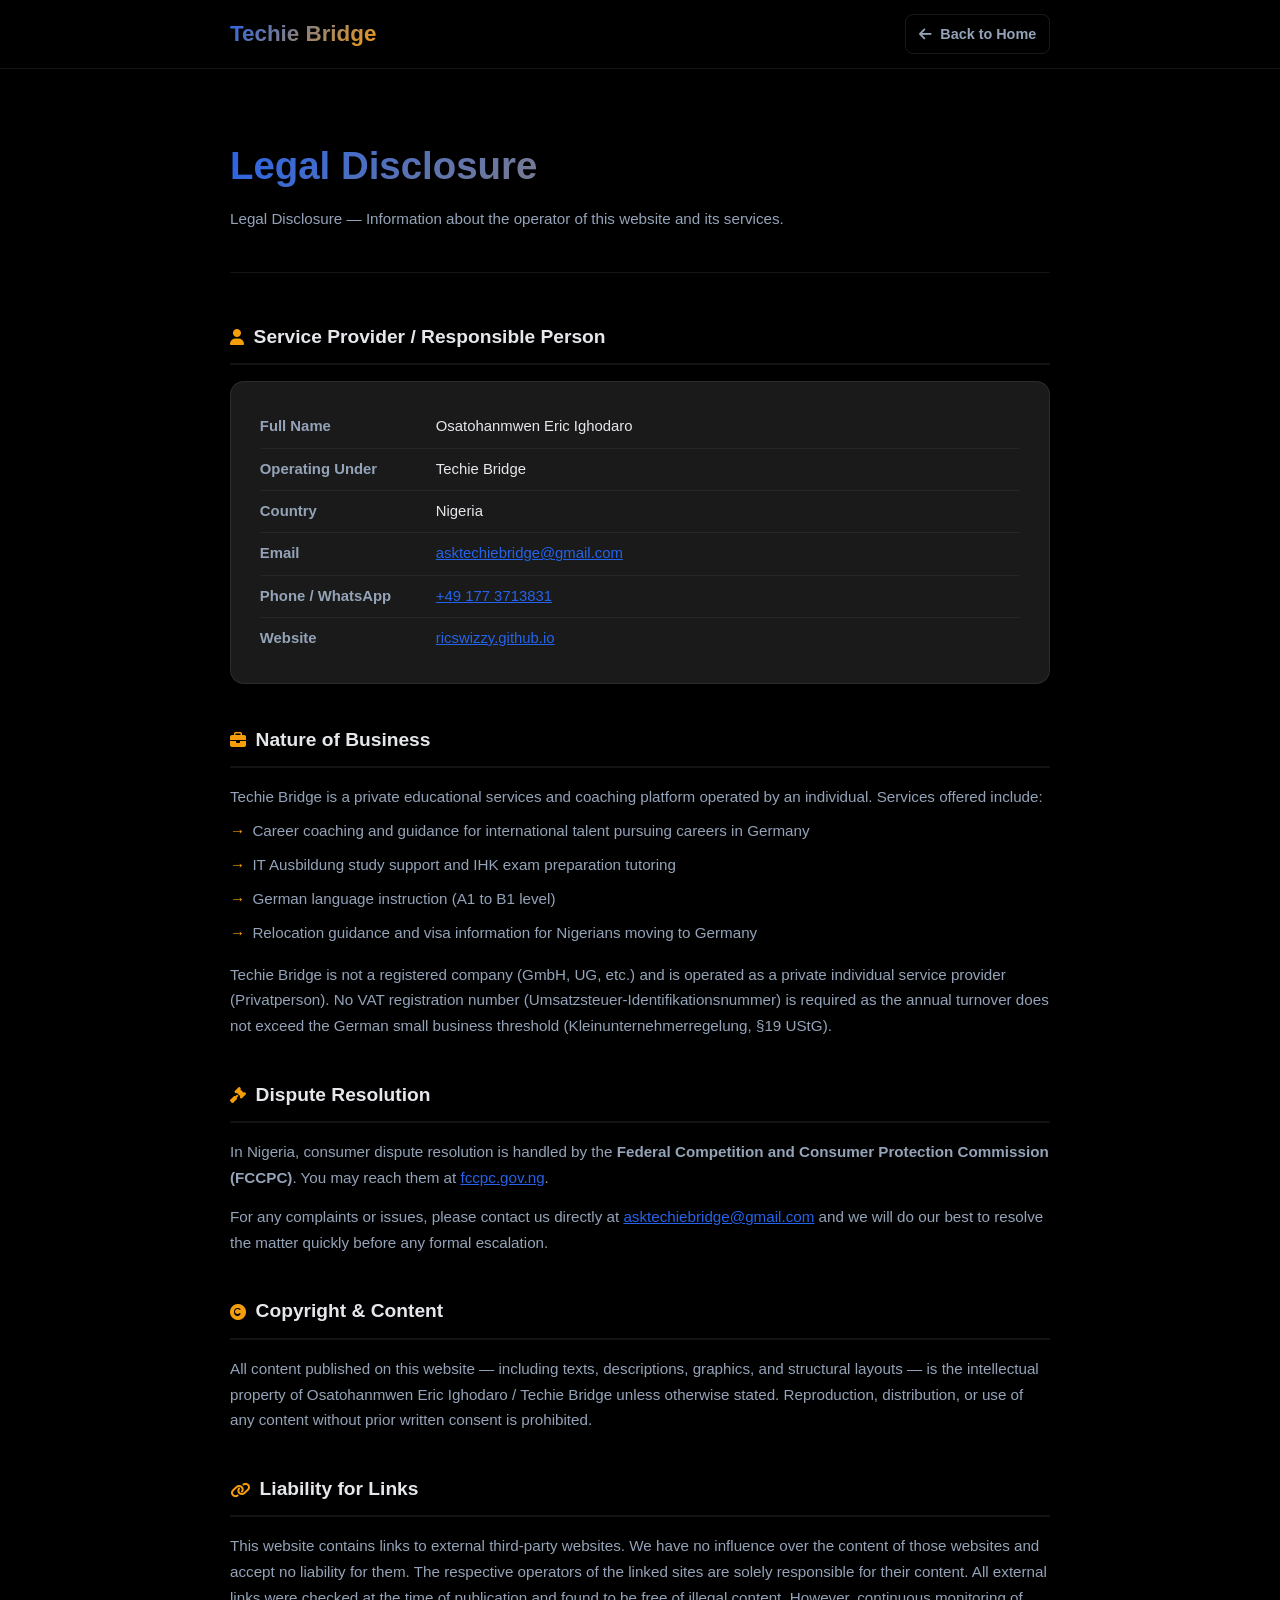
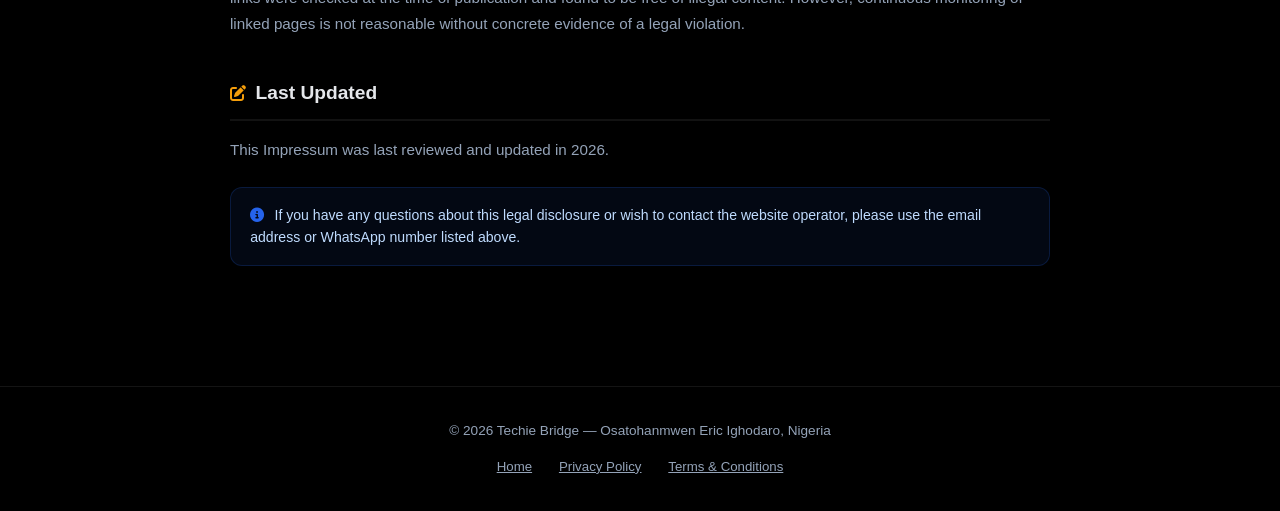
<file: impressum.html>
<!DOCTYPE html>
<html lang="en">
<head>
<meta charset="UTF-8">
<meta name="viewport" content="width=device-width,initial-scale=1.0">
<title>Legal Disclosure | Techie Bridge</title>
<meta name="robots" content="noindex,nofollow">
<link rel="stylesheet" href="https://cdnjs.cloudflare.com/ajax/libs/font-awesome/6.4.0/css/all.min.css">
<style>
*,*::before,*::after{margin:0;padding:0;box-sizing:border-box}
:root{--primary:#2563eb;--secondary:#f59e0b;--accent:#10b981;--text:#d1d5db;--text-muted:#94a3b8;--card:#1a1a1a;--grad:linear-gradient(135deg,#667eea 0%,#f59e0b 100%);--logo-grad:linear-gradient(135deg,#2563eb 0%,#f59e0b 100%)}
html{font-size:16px}
body{font-family:'Segoe UI',Tahoma,Geneva,Verdana,sans-serif;background:#000;color:var(--text);line-height:1.7;min-height:100vh}
.container{width:90%;max-width:860px;margin:0 auto;padding:0 20px}
nav{background:rgba(0,0,0,.95);border-bottom:1px solid rgba(255,255,255,.08);padding:.9rem 0;position:sticky;top:0;z-index:100}
nav .container{display:flex;justify-content:space-between;align-items:center}
.logo{font-size:1.4rem;font-weight:800;text-decoration:none;background:var(--logo-grad);-webkit-background-clip:text;-webkit-text-fill-color:transparent;background-clip:text}
.nav-back{display:inline-flex;align-items:center;gap:.5rem;text-decoration:none;color:var(--text-muted);font-size:.9rem;font-weight:600;padding:.4rem .8rem;border-radius:8px;border:1px solid rgba(255,255,255,.1);transition:all .3s}
.nav-back:hover{color:var(--secondary);border-color:var(--secondary)}
.page-header{padding:4rem 0 2.5rem;border-bottom:1px solid rgba(255,255,255,.08);margin-bottom:3rem}
.page-header h1{font-size:2.4rem;font-weight:800;background:var(--logo-grad);-webkit-background-clip:text;-webkit-text-fill-color:transparent;background-clip:text;margin-bottom:.5rem}
.page-header p{color:var(--text-muted);font-size:.95rem}
.legal-body{padding-bottom:5rem}
.section{margin-bottom:2.5rem}
.section h2{font-size:1.2rem;font-weight:700;color:#e5e7eb;margin-bottom:1rem;padding-bottom:.6rem;border-bottom:2px solid rgba(255,255,255,.07);display:flex;align-items:center;gap:.6rem}
.section h2 i{color:var(--secondary);font-size:1rem}
.section p,.section li{font-size:.95rem;color:var(--text-muted);line-height:1.7;margin-bottom:.5rem}
.section ul{list-style:none;padding-left:0}
.section li{padding-left:1.4rem;position:relative}
.section li::before{content:'→';position:absolute;left:0;color:var(--secondary)}
.info-card{background:var(--card);border-radius:14px;padding:1.5rem 1.8rem;border:1px solid rgba(255,255,255,.08);margin-bottom:1.5rem}
.info-row{display:flex;gap:1rem;padding:.5rem 0;border-bottom:1px solid rgba(255,255,255,.05);font-size:.93rem;flex-wrap:wrap}
.info-row:last-child{border-bottom:none}
.info-label{color:var(--text-muted);min-width:160px;flex-shrink:0;font-weight:600}
.info-value{color:#e5e7eb}
.info-value a{color:var(--primary);text-decoration:underline}
.notice{background:rgba(37,99,235,.08);border:1px solid rgba(37,99,235,.2);border-radius:12px;padding:1rem 1.2rem;font-size:.88rem;color:#bfdbfe;line-height:1.6;margin-top:1.5rem}
.notice i{color:var(--primary);margin-right:.4rem}
footer{background:#000;border-top:1px solid rgba(255,255,255,.08);padding:2rem 0;text-align:center}
footer p{color:var(--text-muted);font-size:.85rem}
footer a{color:var(--text-muted);text-decoration:underline;margin:0 .7rem;font-size:.83rem}
</style>
</head>
<body>
<nav>
  <div class="container">
    <a href="index.html" class="logo">Techie Bridge</a>
    <a href="index.html" class="nav-back"><i class="fas fa-arrow-left"></i> Back to Home</a>
  </div>
</nav>

<div class="container">
  <div class="page-header">
    <h1>Legal Disclosure</h1>
    <p>Legal Disclosure — Information about the operator of this website and its services.</p>
  </div>

  <div class="legal-body">

    <div class="section">
      <h2><i class="fas fa-user"></i> Service Provider / Responsible Person</h2>
      <div class="info-card">
        <div class="info-row"><span class="info-label">Full Name</span><span class="info-value">Osatohanmwen Eric Ighodaro</span></div>
        <div class="info-row"><span class="info-label">Operating Under</span><span class="info-value">Techie Bridge</span></div>
        <div class="info-row"><span class="info-label">Country</span><span class="info-value">Nigeria</span></div>
        <div class="info-row"><span class="info-label">Email</span><span class="info-value"><a href="mailto:asktechiebridge@gmail.com">asktechiebridge@gmail.com</a></span></div>
        <div class="info-row"><span class="info-label">Phone / WhatsApp</span><span class="info-value"><a href="tel:+491773713831">+49 177 3713831</a></span></div>
        <div class="info-row"><span class="info-label">Website</span><span class="info-value"><a href="https://ricswizzy.github.io" target="_blank" rel="noopener">ricswizzy.github.io</a></span></div>
      </div>
    </div>

    <div class="section">
      <h2><i class="fas fa-briefcase"></i> Nature of Business</h2>
      <p>Techie Bridge is a private educational services and coaching platform operated by an individual. Services offered include:</p>
      <ul>
        <li>Career coaching and guidance for international talent pursuing careers in Germany</li>
        <li>IT Ausbildung study support and IHK exam preparation tutoring</li>
        <li>German language instruction (A1 to B1 level)</li>
        <li>Relocation guidance and visa information for Nigerians moving to Germany</li>
      </ul>
      <p style="margin-top:1rem">Techie Bridge is not a registered company (GmbH, UG, etc.) and is operated as a private individual service provider (Privatperson). No VAT registration number (Umsatzsteuer-Identifikationsnummer) is required as the annual turnover does not exceed the German small business threshold (Kleinunternehmerregelung, §19 UStG).</p>
    </div>

    <div class="section">
      <h2><i class="fas fa-gavel"></i> Dispute Resolution</h2>
      <p>In Nigeria, consumer dispute resolution is handled by the <strong>Federal Competition and Consumer Protection Commission (FCCPC)</strong>. You may reach them at <a href="https://www.fccpc.gov.ng" target="_blank" rel="noopener" style="color:var(--primary)">fccpc.gov.ng</a>.</p>
      <p style="margin-top:.8rem">For any complaints or issues, please contact us directly at <a href="mailto:asktechiebridge@gmail.com" style="color:var(--primary)">asktechiebridge@gmail.com</a> and we will do our best to resolve the matter quickly before any formal escalation.</p>
    </div>

    <div class="section">
      <h2><i class="fas fa-copyright"></i> Copyright & Content</h2>
      <p>All content published on this website — including texts, descriptions, graphics, and structural layouts — is the intellectual property of Osatohanmwen Eric Ighodaro / Techie Bridge unless otherwise stated. Reproduction, distribution, or use of any content without prior written consent is prohibited.</p>
    </div>

    <div class="section">
      <h2><i class="fas fa-link"></i> Liability for Links</h2>
      <p>This website contains links to external third-party websites. We have no influence over the content of those websites and accept no liability for them. The respective operators of the linked sites are solely responsible for their content. All external links were checked at the time of publication and found to be free of illegal content. However, continuous monitoring of linked pages is not reasonable without concrete evidence of a legal violation.</p>
    </div>

    <div class="section">
      <h2><i class="fas fa-edit"></i> Last Updated</h2>
      <p>This Impressum was last reviewed and updated in 2026.</p>
      <div class="notice"><i class="fas fa-info-circle"></i> If you have any questions about this legal disclosure or wish to contact the website operator, please use the email address or WhatsApp number listed above.</div>
    </div>

  </div>
</div>

<footer>
  <p>&copy; 2026 Techie Bridge — Osatohanmwen Eric Ighodaro, Nigeria</p>
  <div style="margin-top:.6rem">
    <a href="index.html">Home</a>
    <a href="privacy.html">Privacy Policy</a>
    <a href="terms.html">Terms & Conditions</a>
  </div>
</footer>
</body>
</html>
</file>
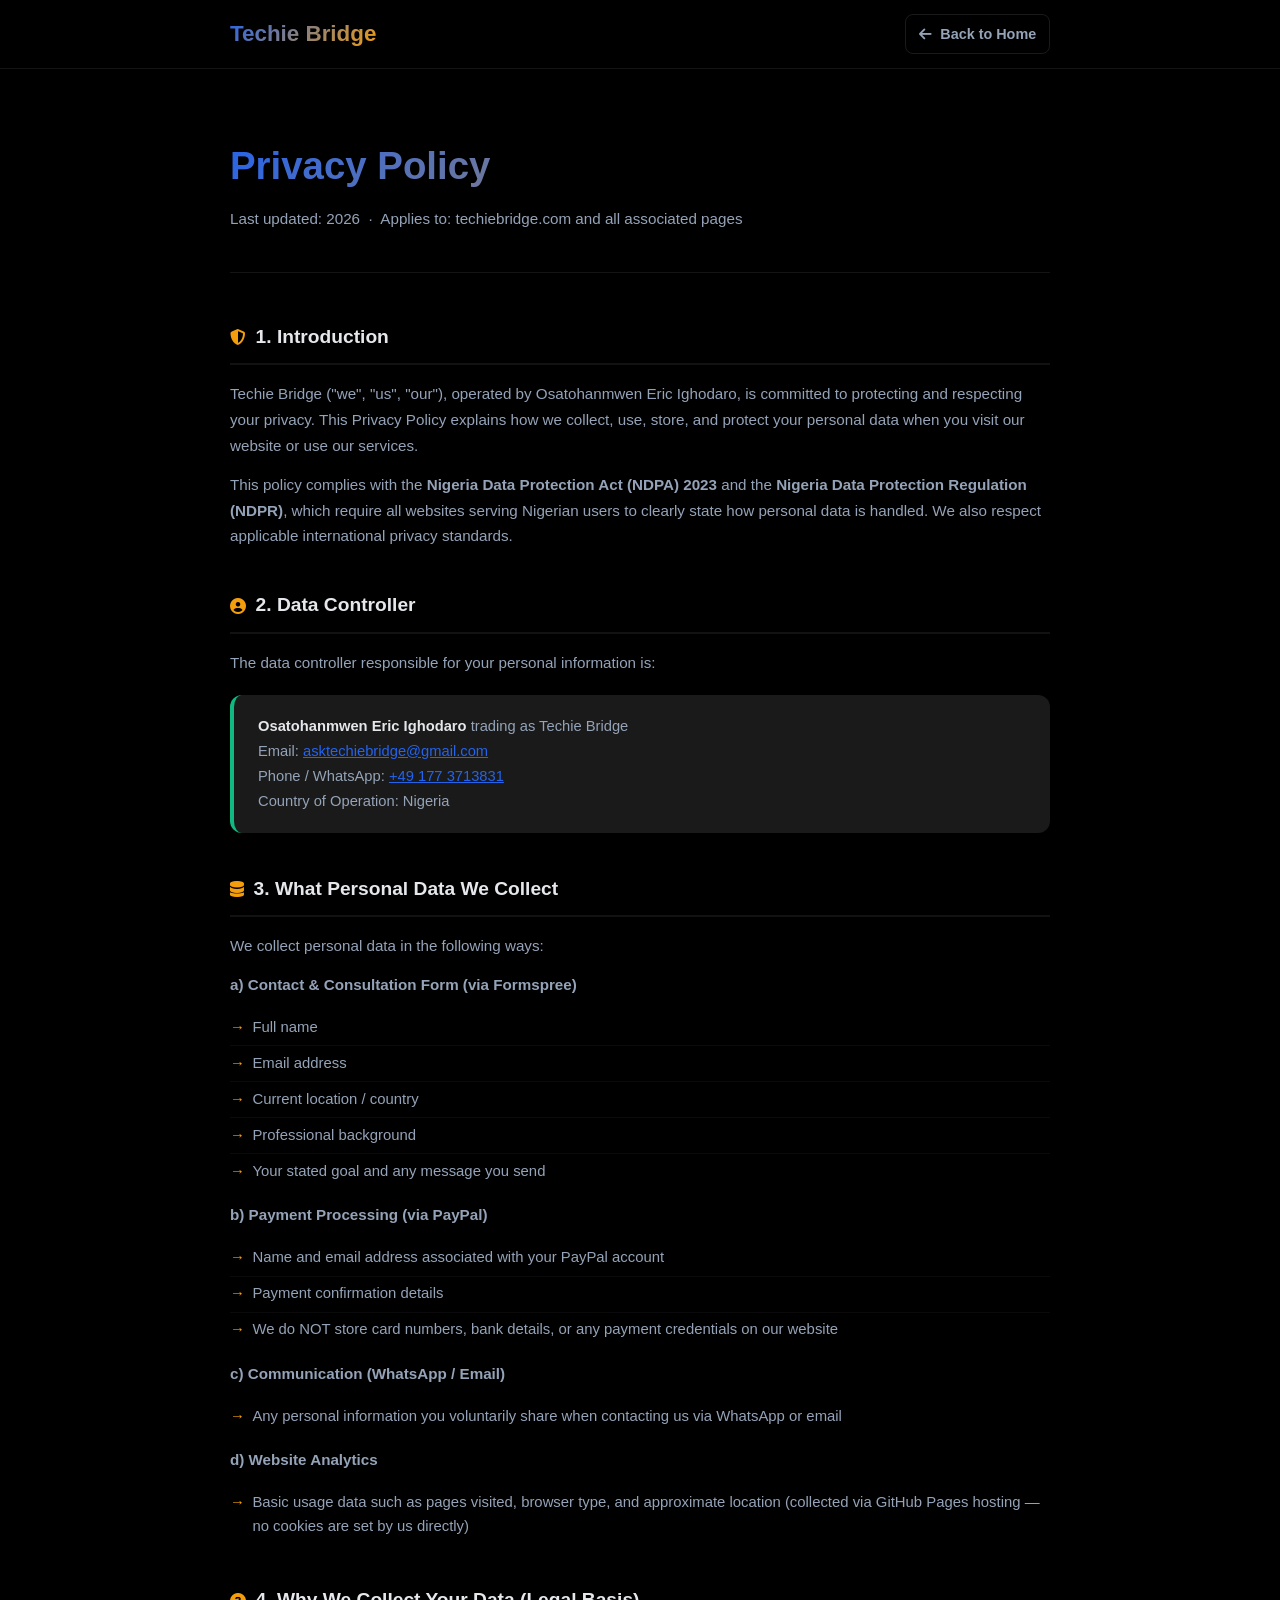
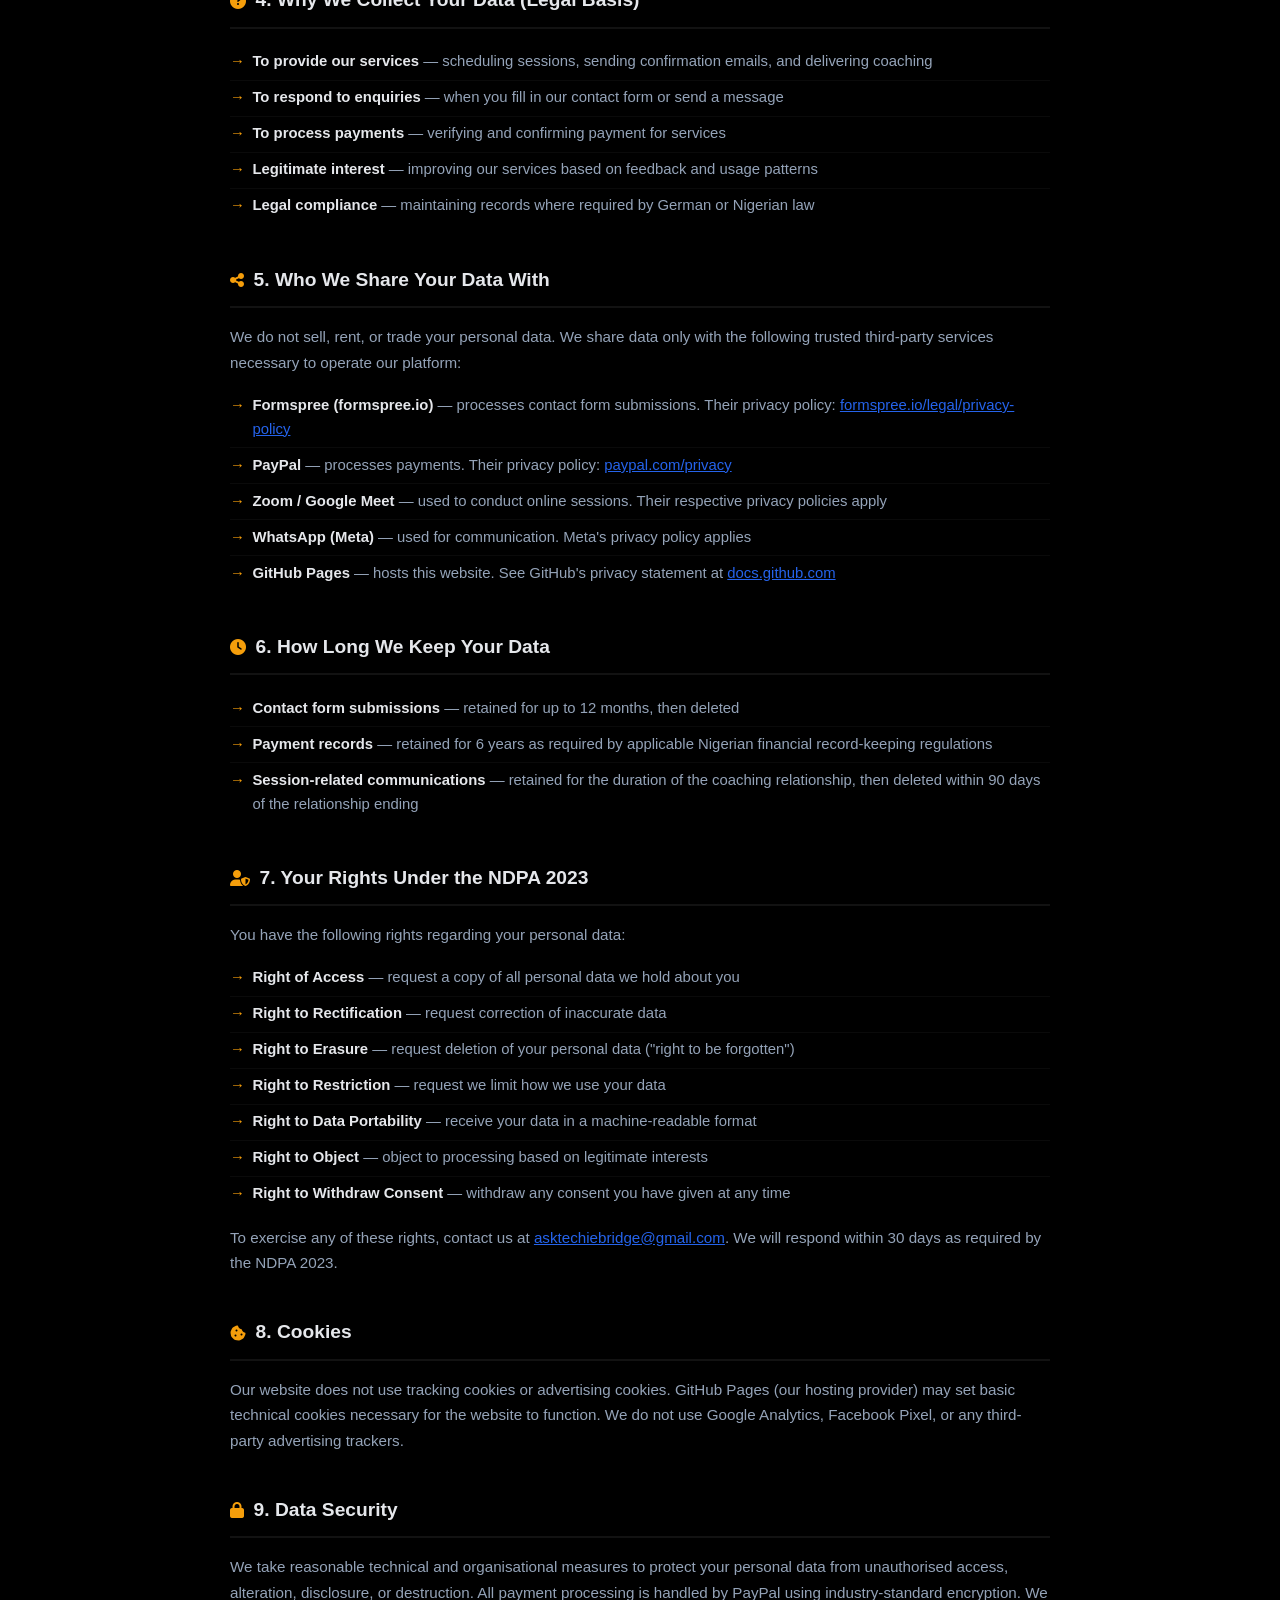
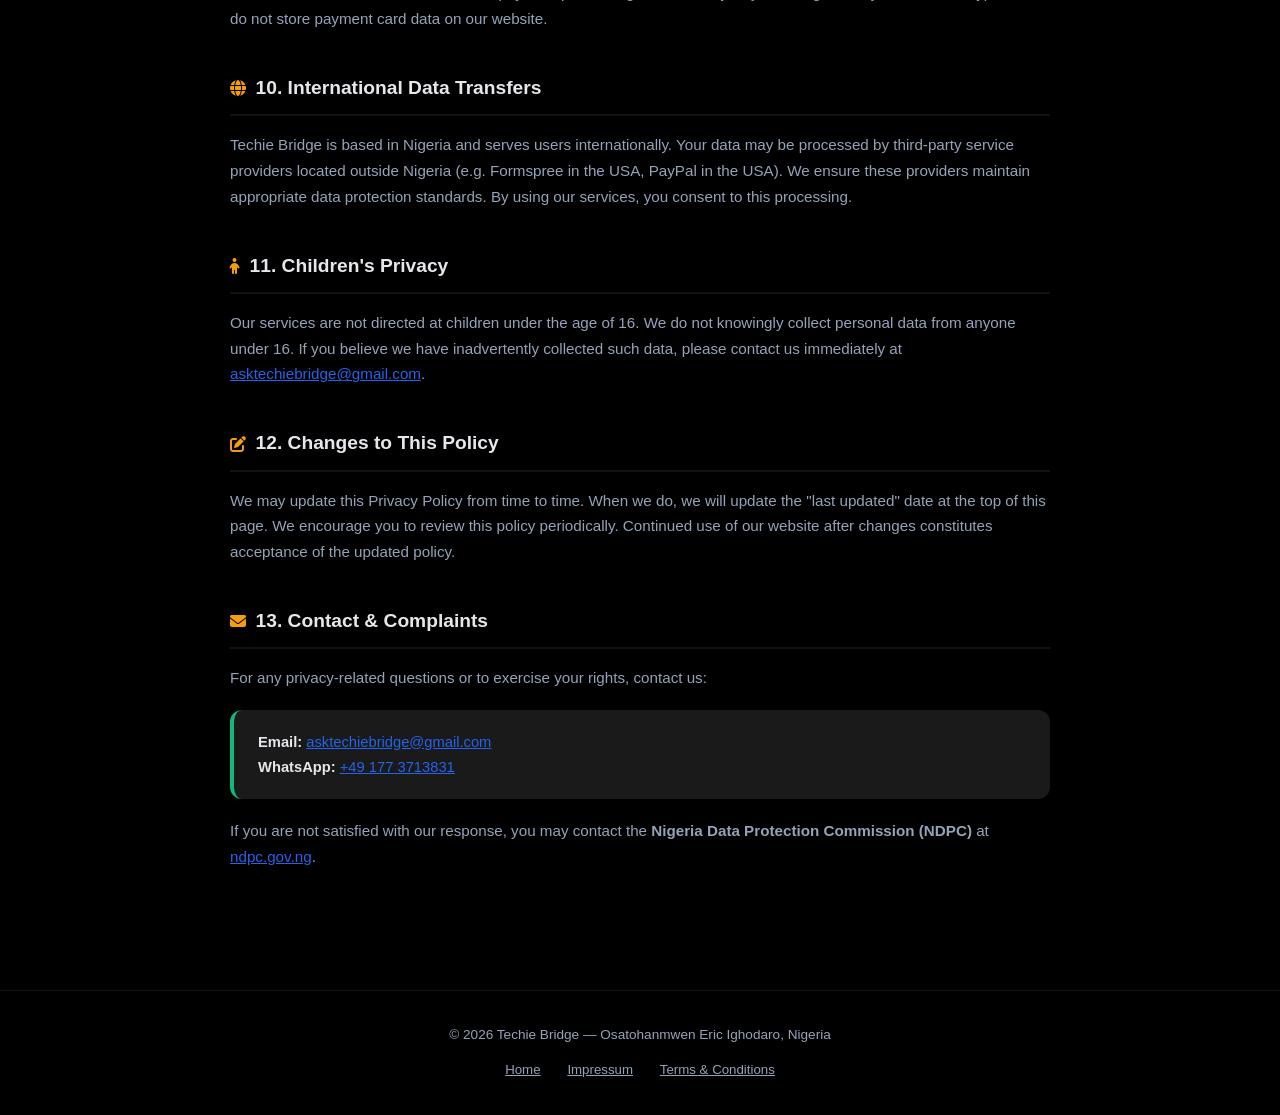
<file: privacy.html>
<!DOCTYPE html>
<html lang="en">
<head>
<meta charset="UTF-8">
<meta name="viewport" content="width=device-width,initial-scale=1.0">
<title>Privacy Policy | Techie Bridge</title>
<meta name="robots" content="noindex,nofollow">
<link rel="stylesheet" href="https://cdnjs.cloudflare.com/ajax/libs/font-awesome/6.4.0/css/all.min.css">
<style>
*,*::before,*::after{margin:0;padding:0;box-sizing:border-box}
:root{--primary:#2563eb;--secondary:#f59e0b;--accent:#10b981;--text:#d1d5db;--text-muted:#94a3b8;--card:#1a1a1a;--grad:linear-gradient(135deg,#667eea 0%,#f59e0b 100%);--logo-grad:linear-gradient(135deg,#2563eb 0%,#f59e0b 100%)}
html{font-size:16px}
body{font-family:'Segoe UI',Tahoma,Geneva,Verdana,sans-serif;background:#000;color:var(--text);line-height:1.7;min-height:100vh}
.container{width:90%;max-width:860px;margin:0 auto;padding:0 20px}
nav{background:rgba(0,0,0,.95);border-bottom:1px solid rgba(255,255,255,.08);padding:.9rem 0;position:sticky;top:0;z-index:100}
nav .container{display:flex;justify-content:space-between;align-items:center}
.logo{font-size:1.4rem;font-weight:800;text-decoration:none;background:var(--logo-grad);-webkit-background-clip:text;-webkit-text-fill-color:transparent;background-clip:text}
.nav-back{display:inline-flex;align-items:center;gap:.5rem;text-decoration:none;color:var(--text-muted);font-size:.9rem;font-weight:600;padding:.4rem .8rem;border-radius:8px;border:1px solid rgba(255,255,255,.1);transition:all .3s}
.nav-back:hover{color:var(--secondary);border-color:var(--secondary)}
.page-header{padding:4rem 0 2.5rem;border-bottom:1px solid rgba(255,255,255,.08);margin-bottom:3rem}
.page-header h1{font-size:2.4rem;font-weight:800;background:var(--logo-grad);-webkit-background-clip:text;-webkit-text-fill-color:transparent;background-clip:text;margin-bottom:.5rem}
.page-header p{color:var(--text-muted);font-size:.95rem}
.legal-body{padding-bottom:5rem}
.section{margin-bottom:2.5rem}
.section h2{font-size:1.2rem;font-weight:700;color:#e5e7eb;margin-bottom:1rem;padding-bottom:.6rem;border-bottom:2px solid rgba(255,255,255,.07);display:flex;align-items:center;gap:.6rem}
.section h2 i{color:var(--secondary);font-size:1rem}
.section p{font-size:.95rem;color:var(--text-muted);line-height:1.7;margin-bottom:.8rem}
.section ul{list-style:none;padding-left:0;margin-bottom:.8rem}
.section li{padding:.35rem 0 .35rem 1.4rem;position:relative;font-size:.93rem;color:var(--text-muted);line-height:1.6;border-bottom:1px solid rgba(255,255,255,.04)}
.section li:last-child{border-bottom:none}
.section li::before{content:'→';position:absolute;left:0;color:var(--secondary)}
.section li strong{color:#e5e7eb}
.section a{color:var(--primary);text-decoration:underline}
.highlight-box{background:var(--card);border-radius:12px;padding:1.2rem 1.5rem;border-left:4px solid var(--accent);margin:1.2rem 0;font-size:.92rem;color:var(--text-muted);line-height:1.7}
.highlight-box strong{color:#e5e7eb}
footer{background:#000;border-top:1px solid rgba(255,255,255,.08);padding:2rem 0;text-align:center}
footer p{color:var(--text-muted);font-size:.85rem}
footer a{color:var(--text-muted);text-decoration:underline;margin:0 .7rem;font-size:.83rem}
</style>
</head>
<body>
<nav>
  <div class="container">
    <a href="index.html" class="logo">Techie Bridge</a>
    <a href="index.html" class="nav-back"><i class="fas fa-arrow-left"></i> Back to Home</a>
  </div>
</nav>

<div class="container">
  <div class="page-header">
    <h1>Privacy Policy</h1>
    <p>Last updated: 2026 &nbsp;·&nbsp; Applies to: techiebridge.com and all associated pages</p>
  </div>

  <div class="legal-body">

    <div class="section">
      <h2><i class="fas fa-shield-alt"></i> 1. Introduction</h2>
      <p>Techie Bridge ("we", "us", "our"), operated by Osatohanmwen Eric Ighodaro, is committed to protecting and respecting your privacy. This Privacy Policy explains how we collect, use, store, and protect your personal data when you visit our website or use our services.</p>
      <p>This policy complies with the <strong>Nigeria Data Protection Act (NDPA) 2023</strong> and the <strong>Nigeria Data Protection Regulation (NDPR)</strong>, which require all websites serving Nigerian users to clearly state how personal data is handled. We also respect applicable international privacy standards.</p>
    </div>

    <div class="section">
      <h2><i class="fas fa-user-circle"></i> 2. Data Controller</h2>
      <p>The data controller responsible for your personal information is:</p>
      <div class="highlight-box">
        <strong>Osatohanmwen Eric Ighodaro</strong> trading as Techie Bridge<br>
        Email: <a href="mailto:asktechiebridge@gmail.com">asktechiebridge@gmail.com</a><br>
        Phone / WhatsApp: <a href="https://wa.me/491773713831" target="_blank" rel="noopener">+49 177 3713831</a><br>
        Country of Operation: Nigeria
      </div>
    </div>

    <div class="section">
      <h2><i class="fas fa-database"></i> 3. What Personal Data We Collect</h2>
      <p>We collect personal data in the following ways:</p>
      <p><strong>a) Contact & Consultation Form (via Formspree)</strong></p>
      <ul>
        <li>Full name</li>
        <li>Email address</li>
        <li>Current location / country</li>
        <li>Professional background</li>
        <li>Your stated goal and any message you send</li>
      </ul>
      <p><strong>b) Payment Processing (via PayPal)</strong></p>
      <ul>
        <li>Name and email address associated with your PayPal account</li>
        <li>Payment confirmation details</li>
        <li>We do NOT store card numbers, bank details, or any payment credentials on our website</li>
      </ul>
      <p><strong>c) Communication (WhatsApp / Email)</strong></p>
      <ul>
        <li>Any personal information you voluntarily share when contacting us via WhatsApp or email</li>
      </ul>
      <p><strong>d) Website Analytics</strong></p>
      <ul>
        <li>Basic usage data such as pages visited, browser type, and approximate location (collected via GitHub Pages hosting — no cookies are set by us directly)</li>
      </ul>
    </div>

    <div class="section">
      <h2><i class="fas fa-question-circle"></i> 4. Why We Collect Your Data (Legal Basis)</h2>
      <ul>
        <li><strong>To provide our services</strong> — scheduling sessions, sending confirmation emails, and delivering coaching</li>
        <li><strong>To respond to enquiries</strong> — when you fill in our contact form or send a message</li>
        <li><strong>To process payments</strong> — verifying and confirming payment for services</li>
        <li><strong>Legitimate interest</strong> — improving our services based on feedback and usage patterns</li>
        <li><strong>Legal compliance</strong> — maintaining records where required by German or Nigerian law</li>
      </ul>
    </div>

    <div class="section">
      <h2><i class="fas fa-share-alt"></i> 5. Who We Share Your Data With</h2>
      <p>We do not sell, rent, or trade your personal data. We share data only with the following trusted third-party services necessary to operate our platform:</p>
      <ul>
        <li><strong>Formspree (formspree.io)</strong> — processes contact form submissions. Their privacy policy: <a href="https://formspree.io/legal/privacy-policy/" target="_blank" rel="noopener">formspree.io/legal/privacy-policy</a></li>
        <li><strong>PayPal</strong> — processes payments. Their privacy policy: <a href="https://www.paypal.com/privacy" target="_blank" rel="noopener">paypal.com/privacy</a></li>
        <li><strong>Zoom / Google Meet</strong> — used to conduct online sessions. Their respective privacy policies apply</li>
        <li><strong>WhatsApp (Meta)</strong> — used for communication. Meta's privacy policy applies</li>
        <li><strong>GitHub Pages</strong> — hosts this website. See GitHub's privacy statement at <a href="https://docs.github.com/en/site-policy/privacy-policies/github-general-privacy-statement" target="_blank" rel="noopener">docs.github.com</a></li>
      </ul>
    </div>

    <div class="section">
      <h2><i class="fas fa-clock"></i> 6. How Long We Keep Your Data</h2>
      <ul>
        <li><strong>Contact form submissions</strong> — retained for up to 12 months, then deleted</li>
        <li><strong>Payment records</strong> — retained for 6 years as required by applicable Nigerian financial record-keeping regulations</li>
        <li><strong>Session-related communications</strong> — retained for the duration of the coaching relationship, then deleted within 90 days of the relationship ending</li>
      </ul>
    </div>

    <div class="section">
      <h2><i class="fas fa-user-shield"></i> 7. Your Rights Under the NDPA 2023</h2>
      <p>You have the following rights regarding your personal data:</p>
      <ul>
        <li><strong>Right of Access</strong> — request a copy of all personal data we hold about you</li>
        <li><strong>Right to Rectification</strong> — request correction of inaccurate data</li>
        <li><strong>Right to Erasure</strong> — request deletion of your personal data ("right to be forgotten")</li>
        <li><strong>Right to Restriction</strong> — request we limit how we use your data</li>
        <li><strong>Right to Data Portability</strong> — receive your data in a machine-readable format</li>
        <li><strong>Right to Object</strong> — object to processing based on legitimate interests</li>
        <li><strong>Right to Withdraw Consent</strong> — withdraw any consent you have given at any time</li>
      </ul>
      <p>To exercise any of these rights, contact us at <a href="mailto:asktechiebridge@gmail.com">asktechiebridge@gmail.com</a>. We will respond within 30 days as required by the NDPA 2023.</p>
    </div>

    <div class="section">
      <h2><i class="fas fa-cookie-bite"></i> 8. Cookies</h2>
      <p>Our website does not use tracking cookies or advertising cookies. GitHub Pages (our hosting provider) may set basic technical cookies necessary for the website to function. We do not use Google Analytics, Facebook Pixel, or any third-party advertising trackers.</p>
    </div>

    <div class="section">
      <h2><i class="fas fa-lock"></i> 9. Data Security</h2>
      <p>We take reasonable technical and organisational measures to protect your personal data from unauthorised access, alteration, disclosure, or destruction. All payment processing is handled by PayPal using industry-standard encryption. We do not store payment card data on our website.</p>
    </div>

    <div class="section">
      <h2><i class="fas fa-globe"></i> 10. International Data Transfers</h2>
      <p>Techie Bridge is based in Nigeria and serves users internationally. Your data may be processed by third-party service providers located outside Nigeria (e.g. Formspree in the USA, PayPal in the USA). We ensure these providers maintain appropriate data protection standards. By using our services, you consent to this processing.</p>
    </div>

    <div class="section">
      <h2><i class="fas fa-child"></i> 11. Children's Privacy</h2>
      <p>Our services are not directed at children under the age of 16. We do not knowingly collect personal data from anyone under 16. If you believe we have inadvertently collected such data, please contact us immediately at <a href="mailto:asktechiebridge@gmail.com">asktechiebridge@gmail.com</a>.</p>
    </div>

    <div class="section">
      <h2><i class="fas fa-edit"></i> 12. Changes to This Policy</h2>
      <p>We may update this Privacy Policy from time to time. When we do, we will update the "last updated" date at the top of this page. We encourage you to review this policy periodically. Continued use of our website after changes constitutes acceptance of the updated policy.</p>
    </div>

    <div class="section">
      <h2><i class="fas fa-envelope"></i> 13. Contact & Complaints</h2>
      <p>For any privacy-related questions or to exercise your rights, contact us:</p>
      <div class="highlight-box">
        <strong>Email:</strong> <a href="mailto:asktechiebridge@gmail.com">asktechiebridge@gmail.com</a><br>
        <strong>WhatsApp:</strong> <a href="https://wa.me/491773713831">+49 177 3713831</a>
      </div>
      <p>If you are not satisfied with our response, you may contact the <strong>Nigeria Data Protection Commission (NDPC)</strong> at <a href="https://ndpc.gov.ng" target="_blank" rel="noopener">ndpc.gov.ng</a>.</p>
    </div>

  </div>
</div>

<footer>
  <p>&copy; 2026 Techie Bridge — Osatohanmwen Eric Ighodaro, Nigeria</p>
  <div style="margin-top:.6rem">
    <a href="index.html">Home</a>
    <a href="impressum.html">Impressum</a>
    <a href="terms.html">Terms & Conditions</a>
  </div>
</footer>
</body>
</html>
</file>
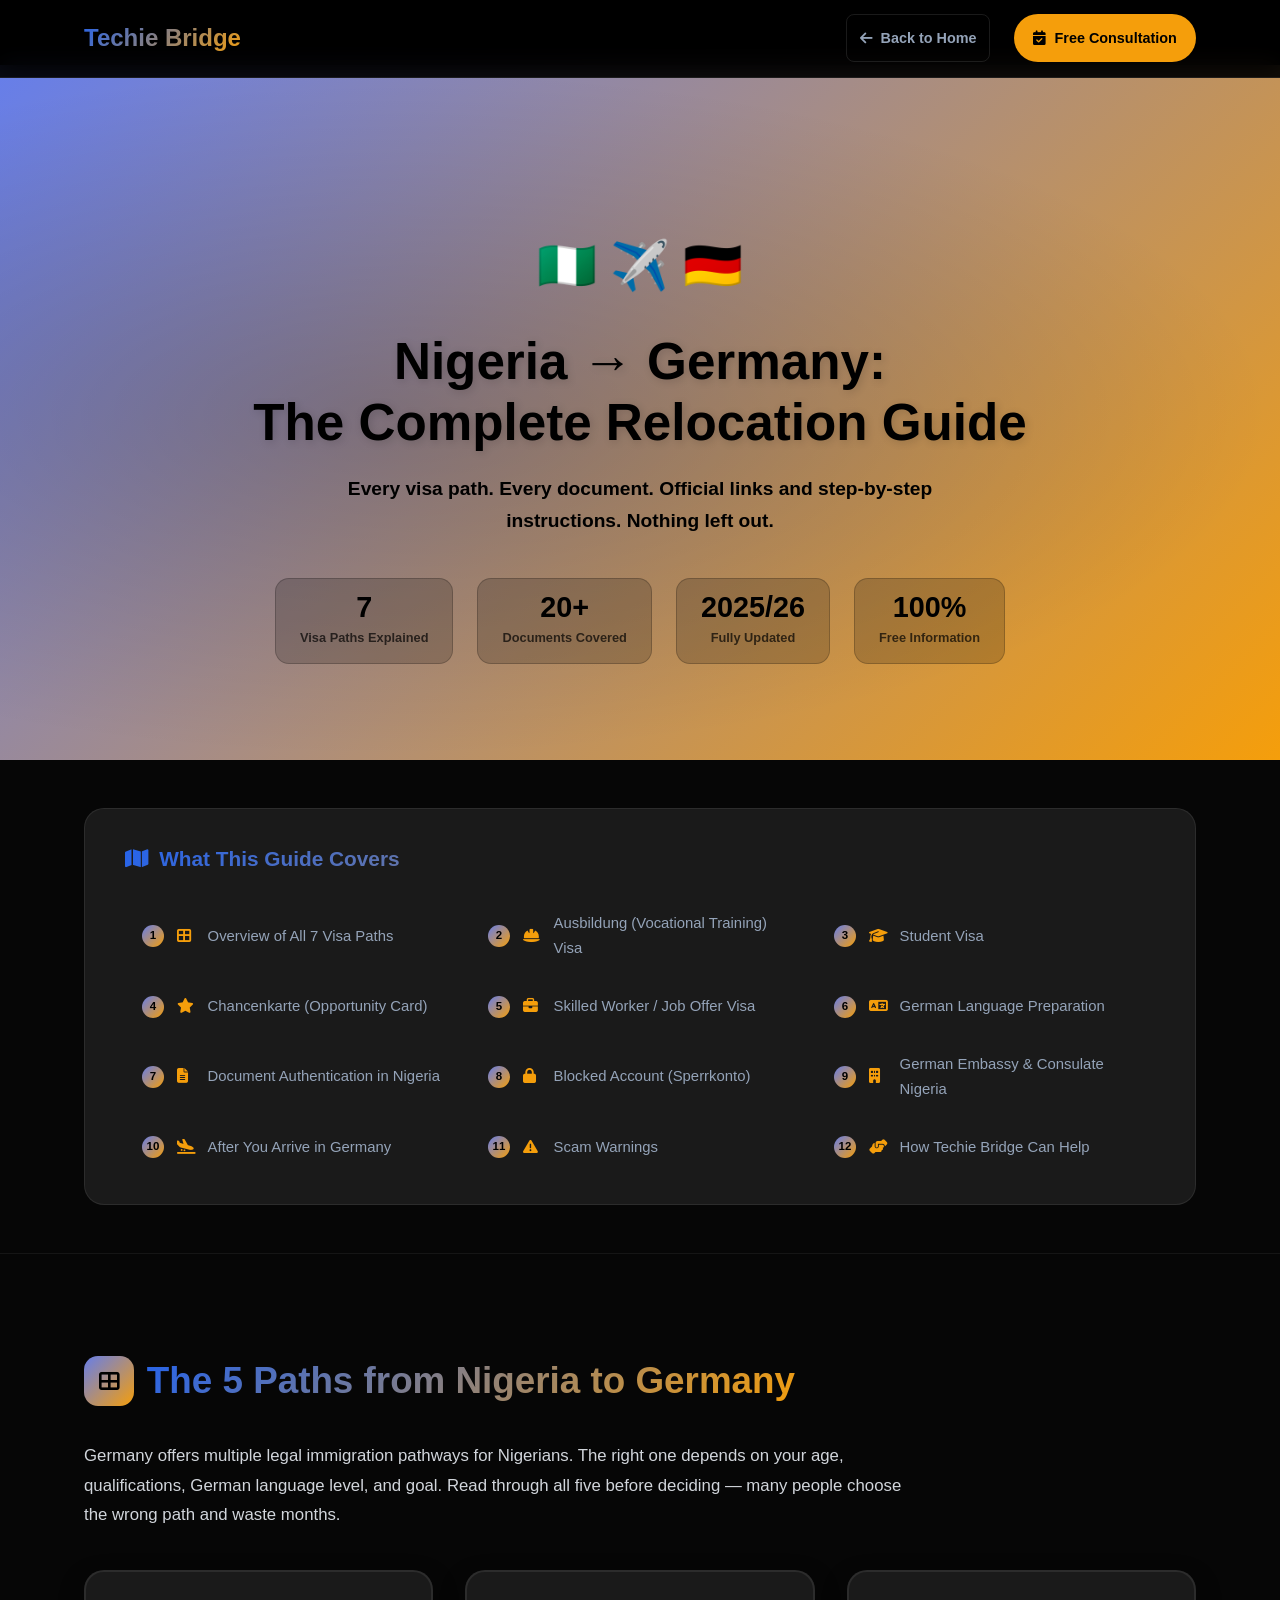
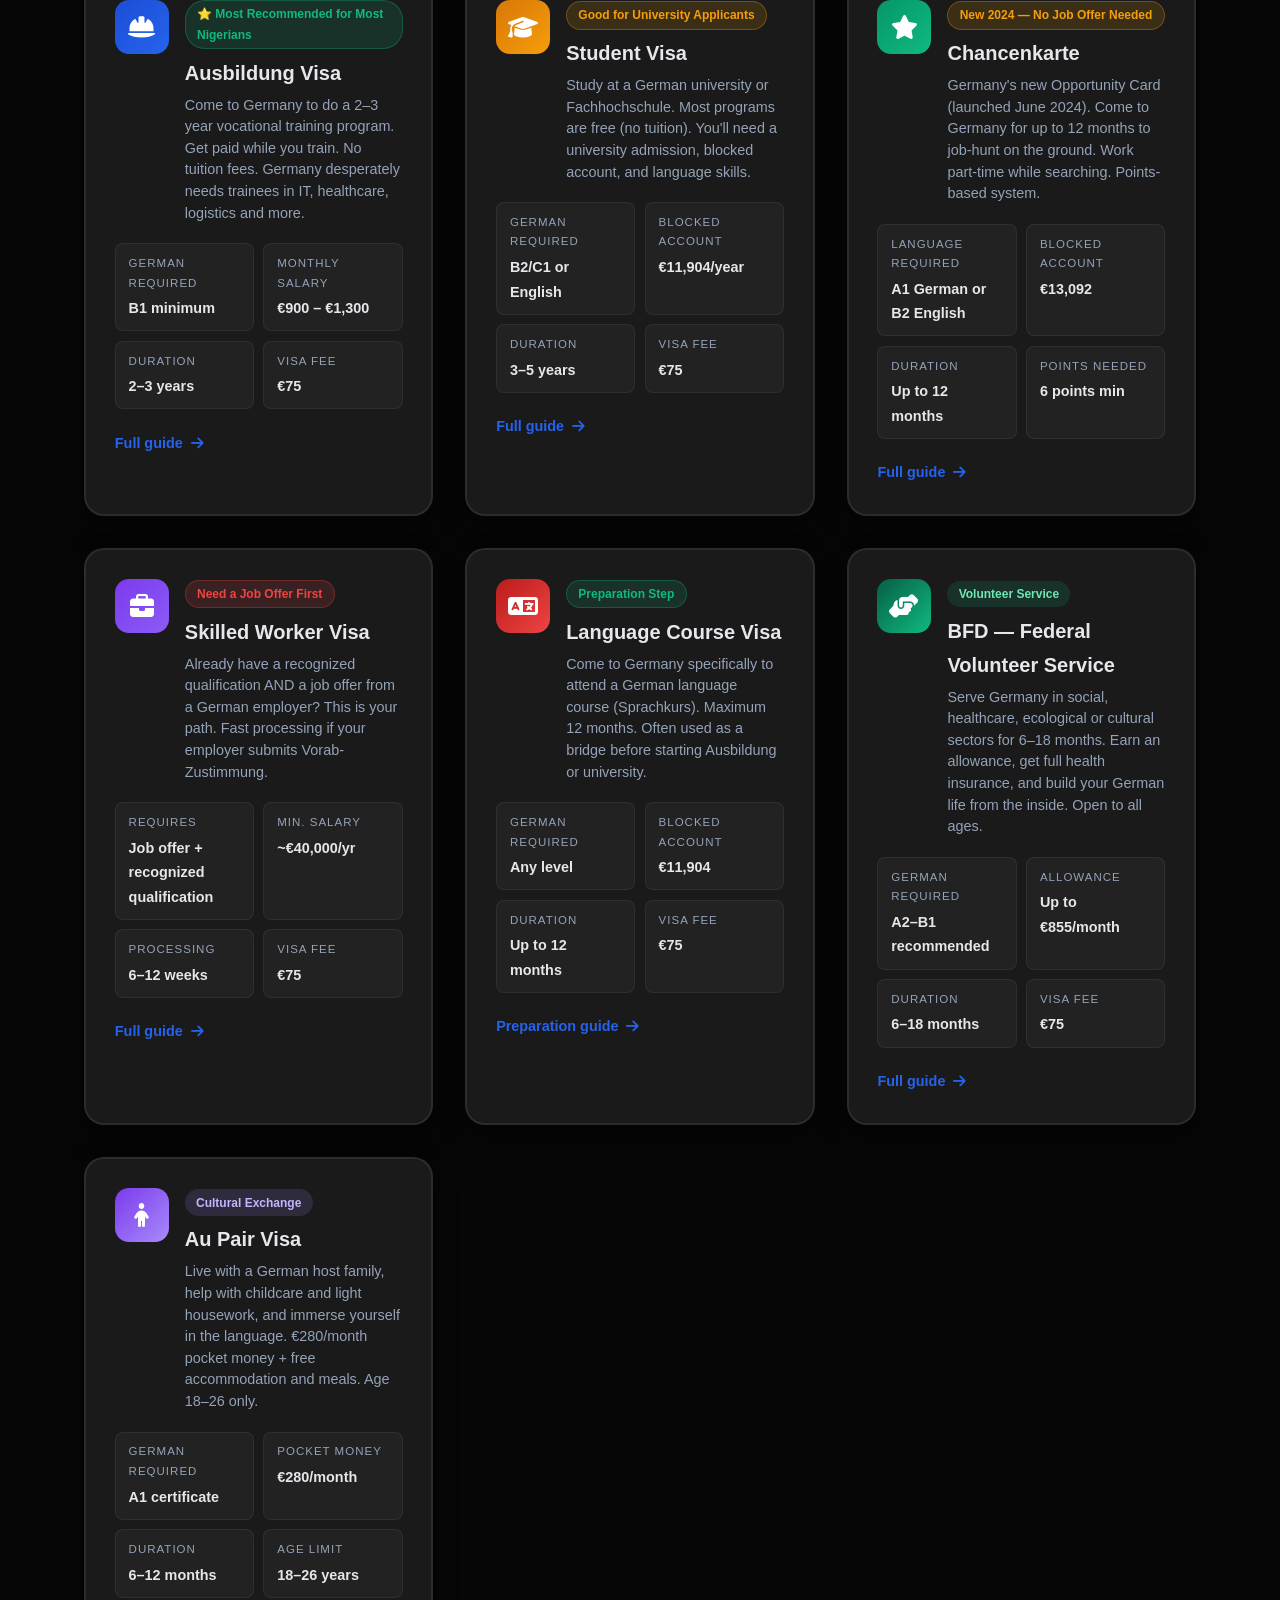
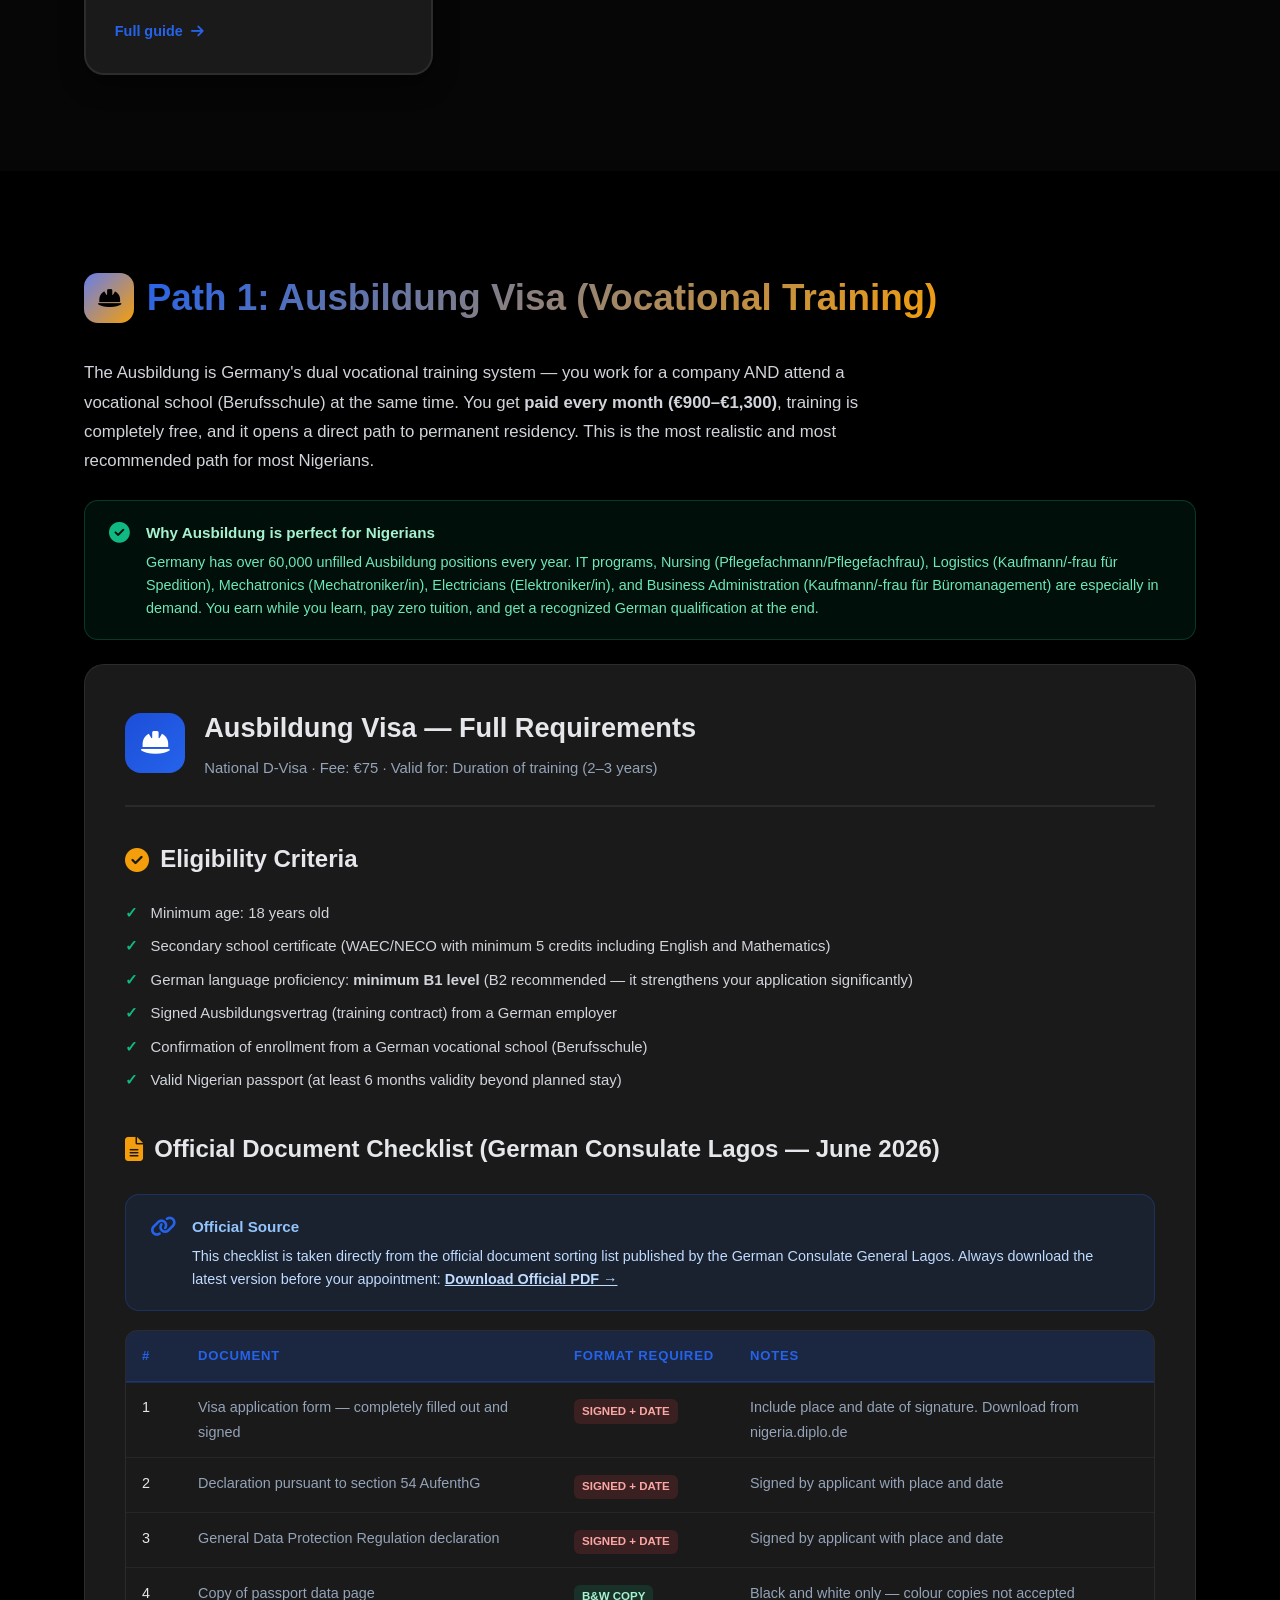
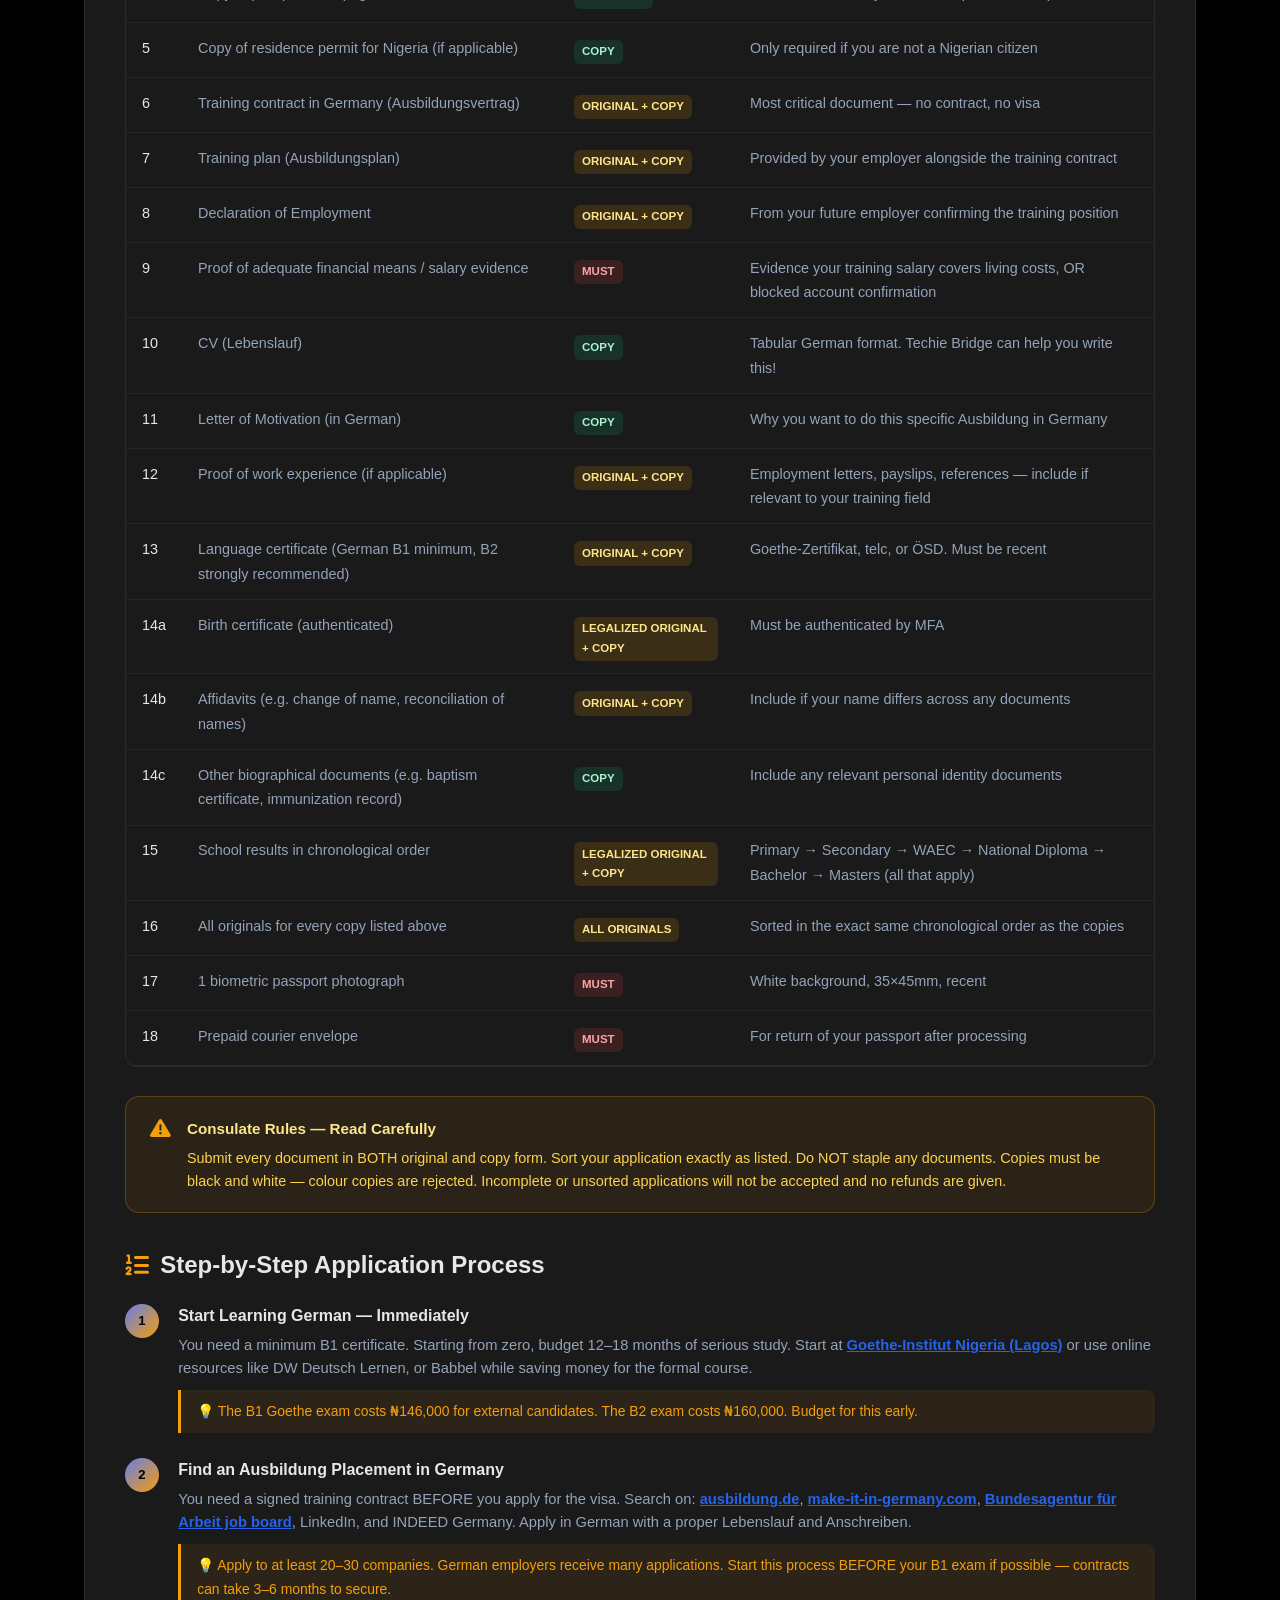
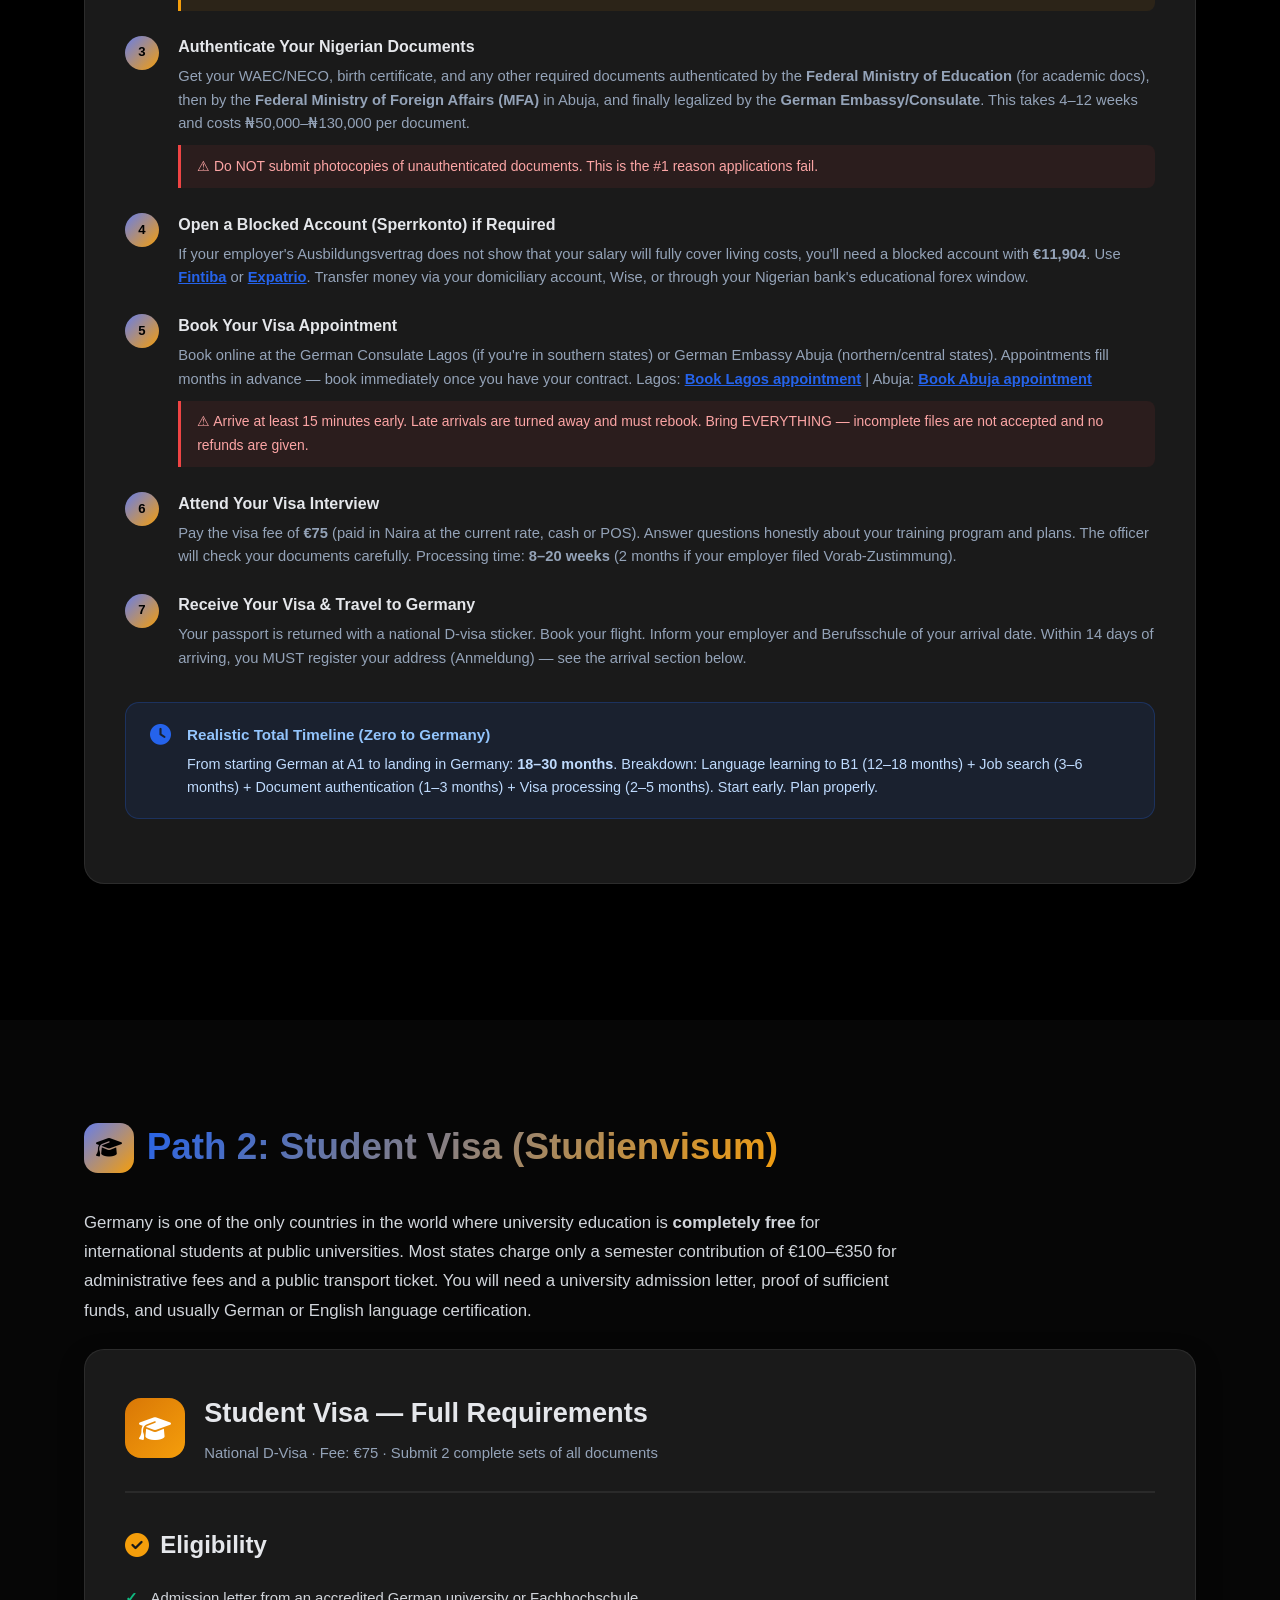
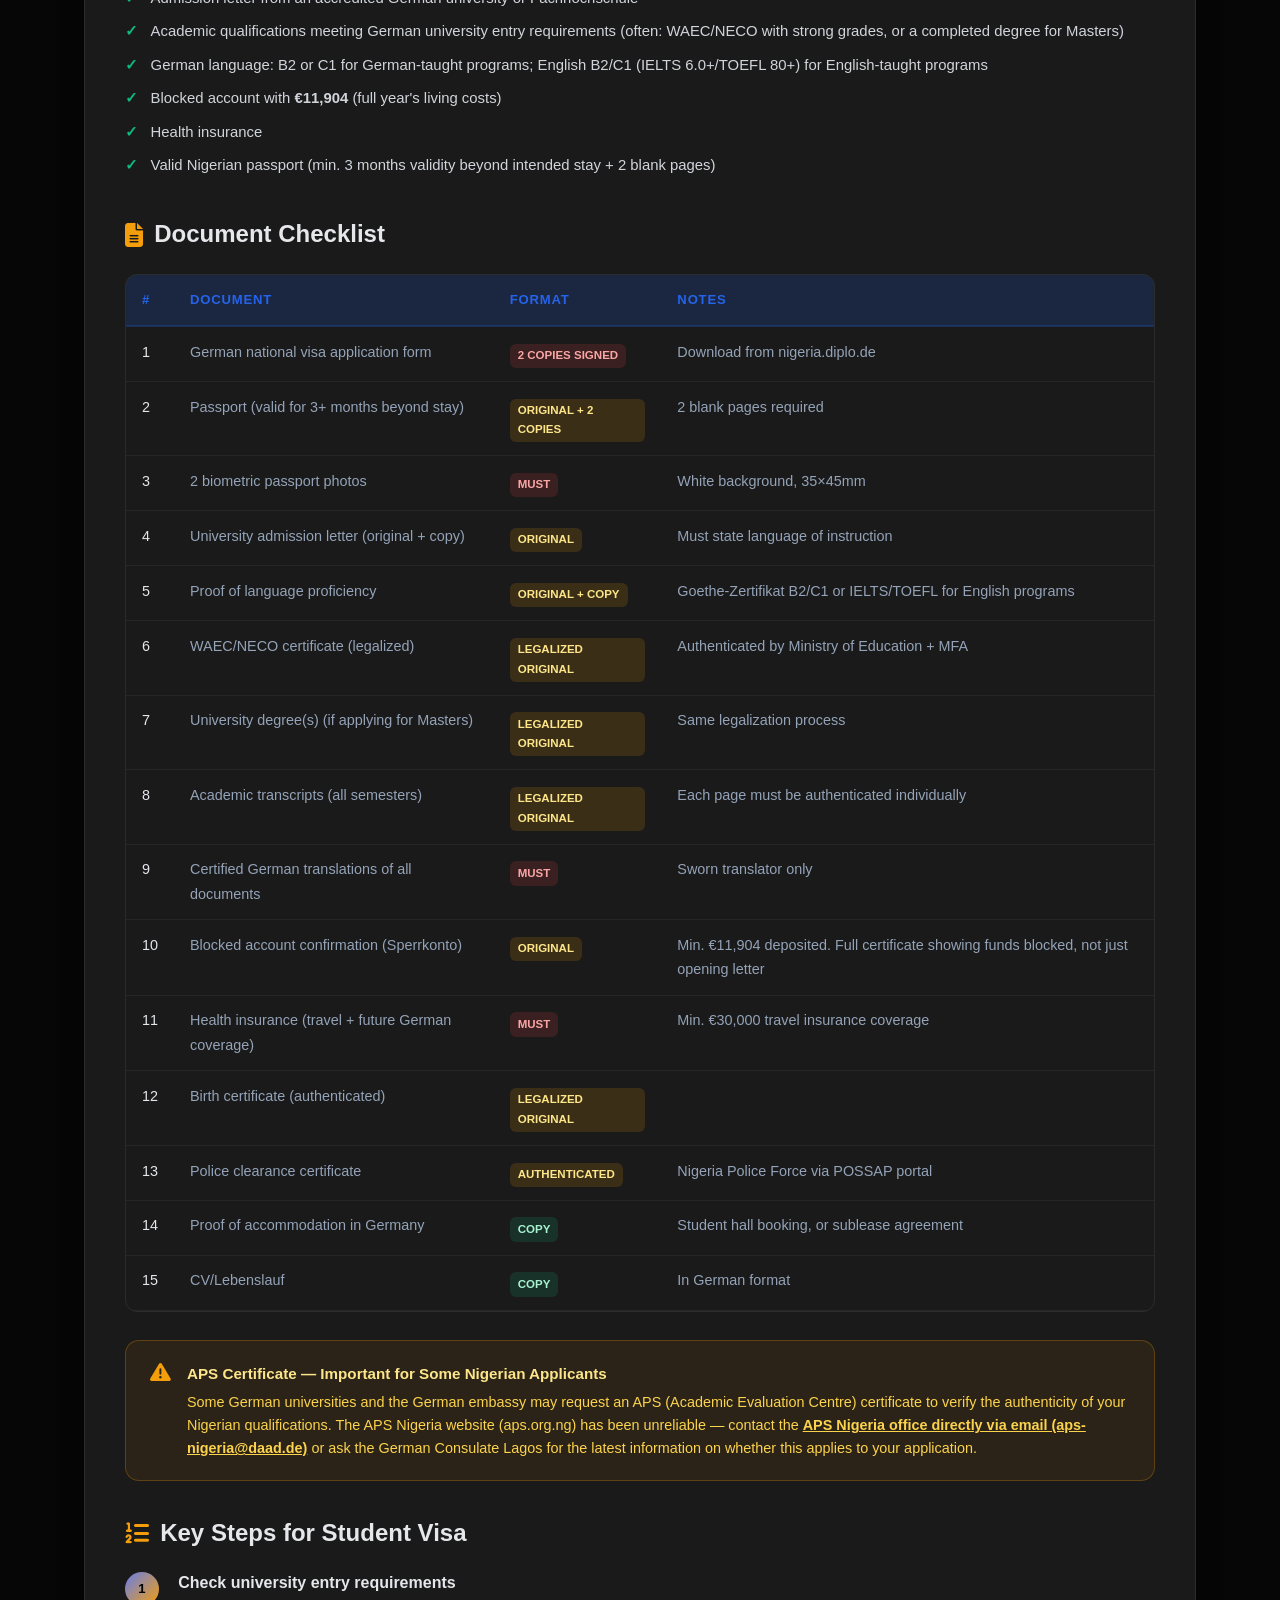
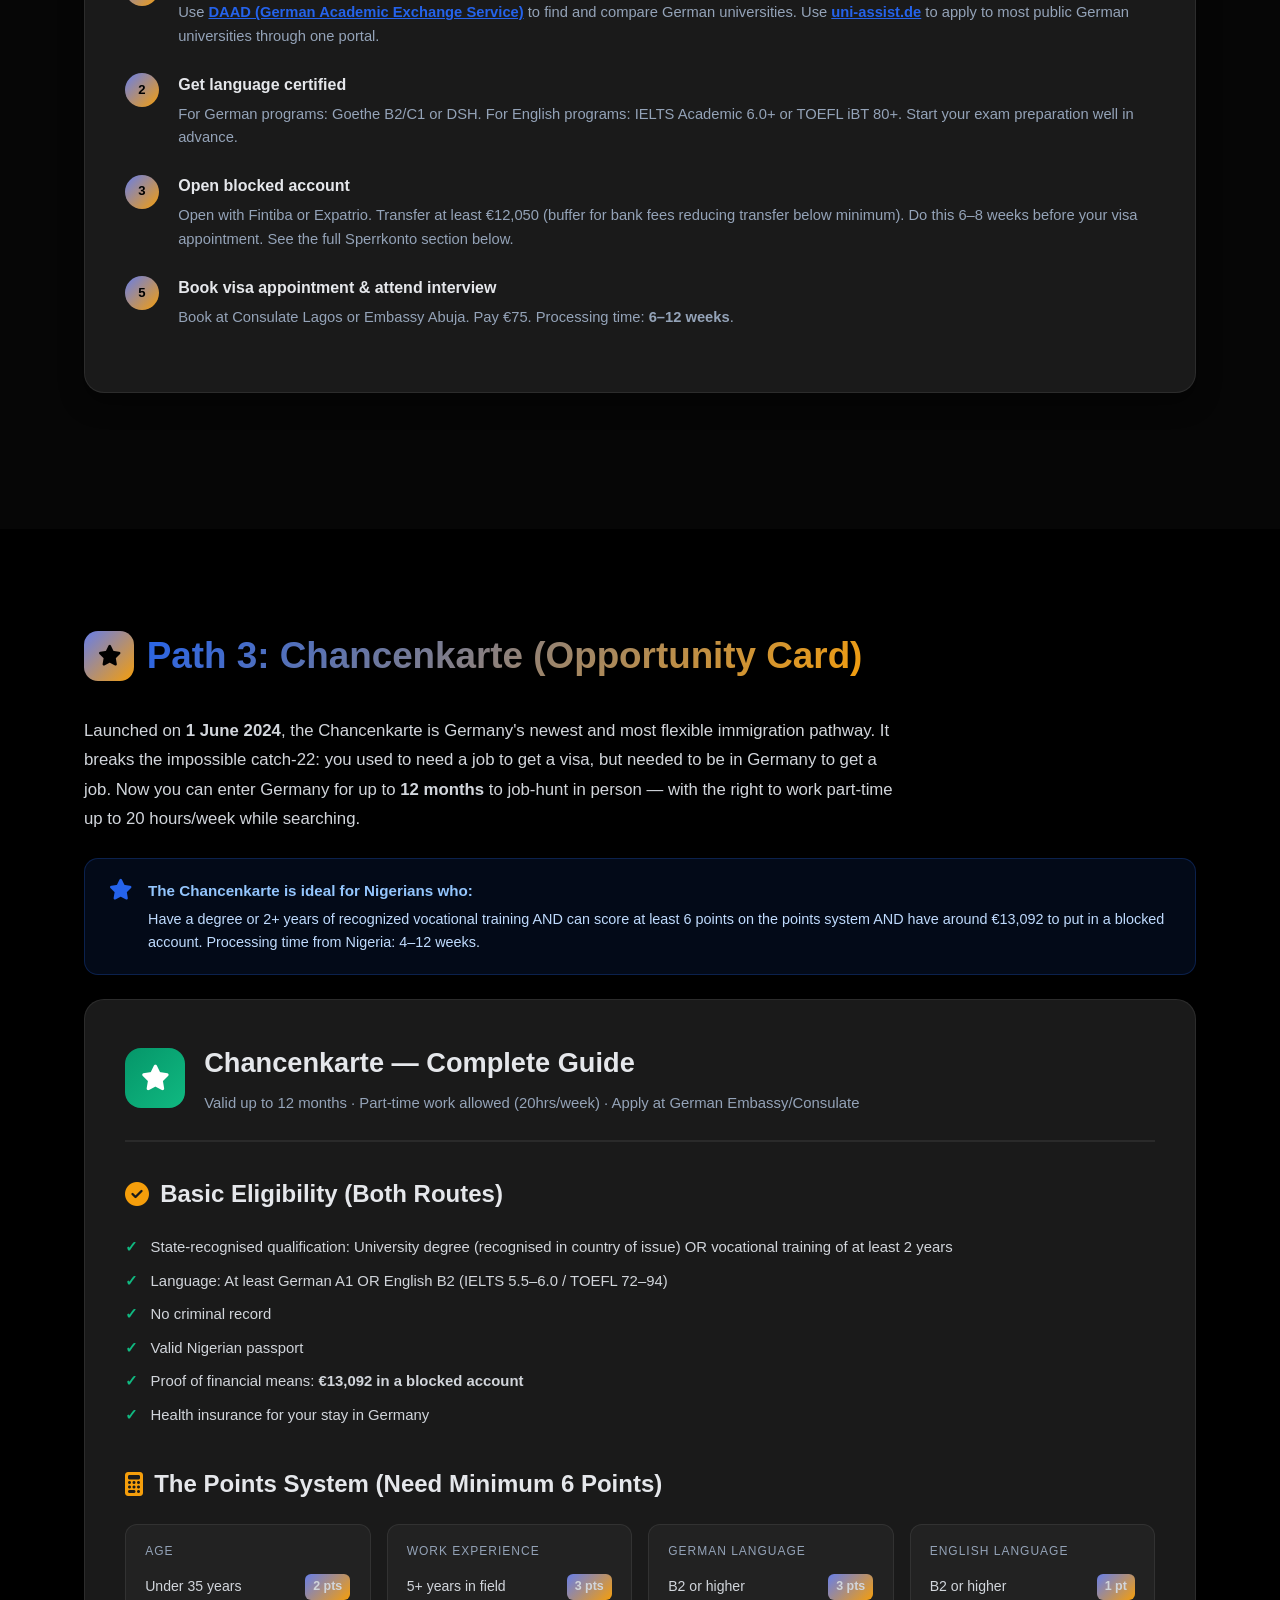
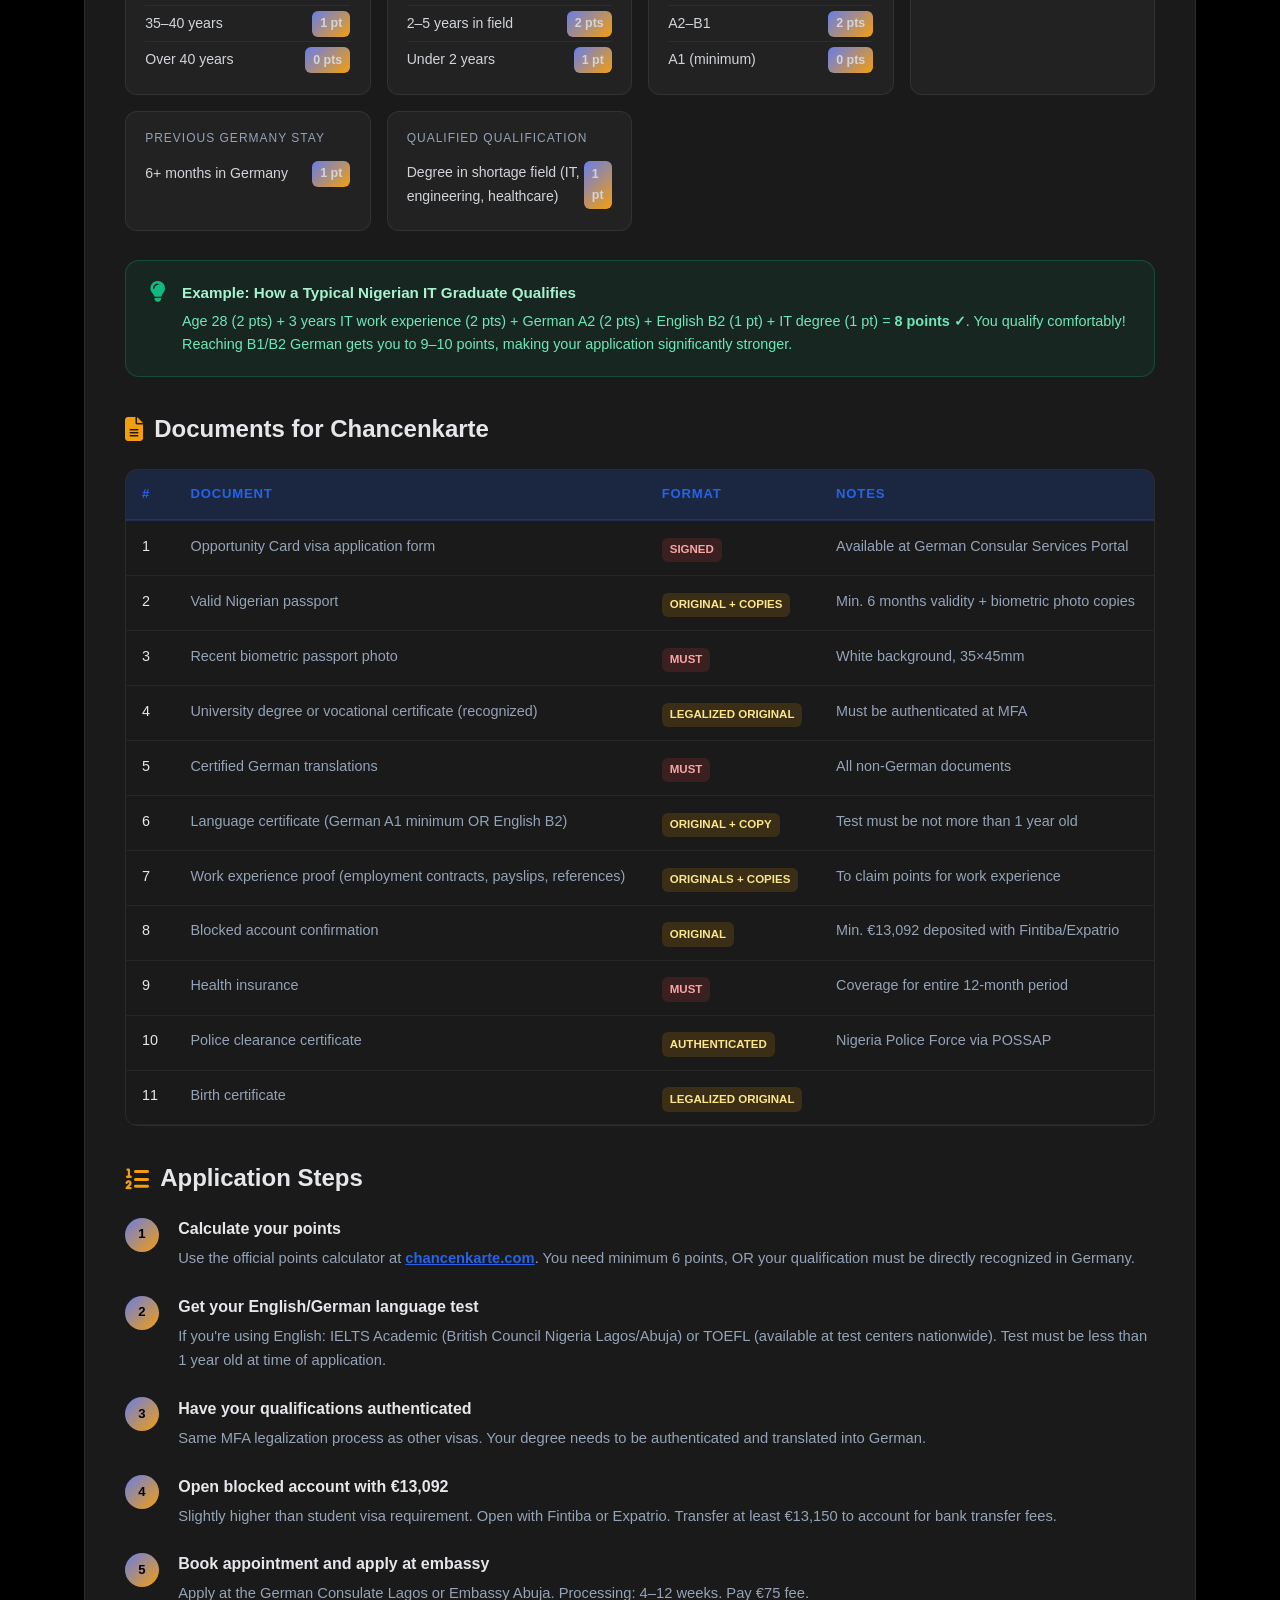
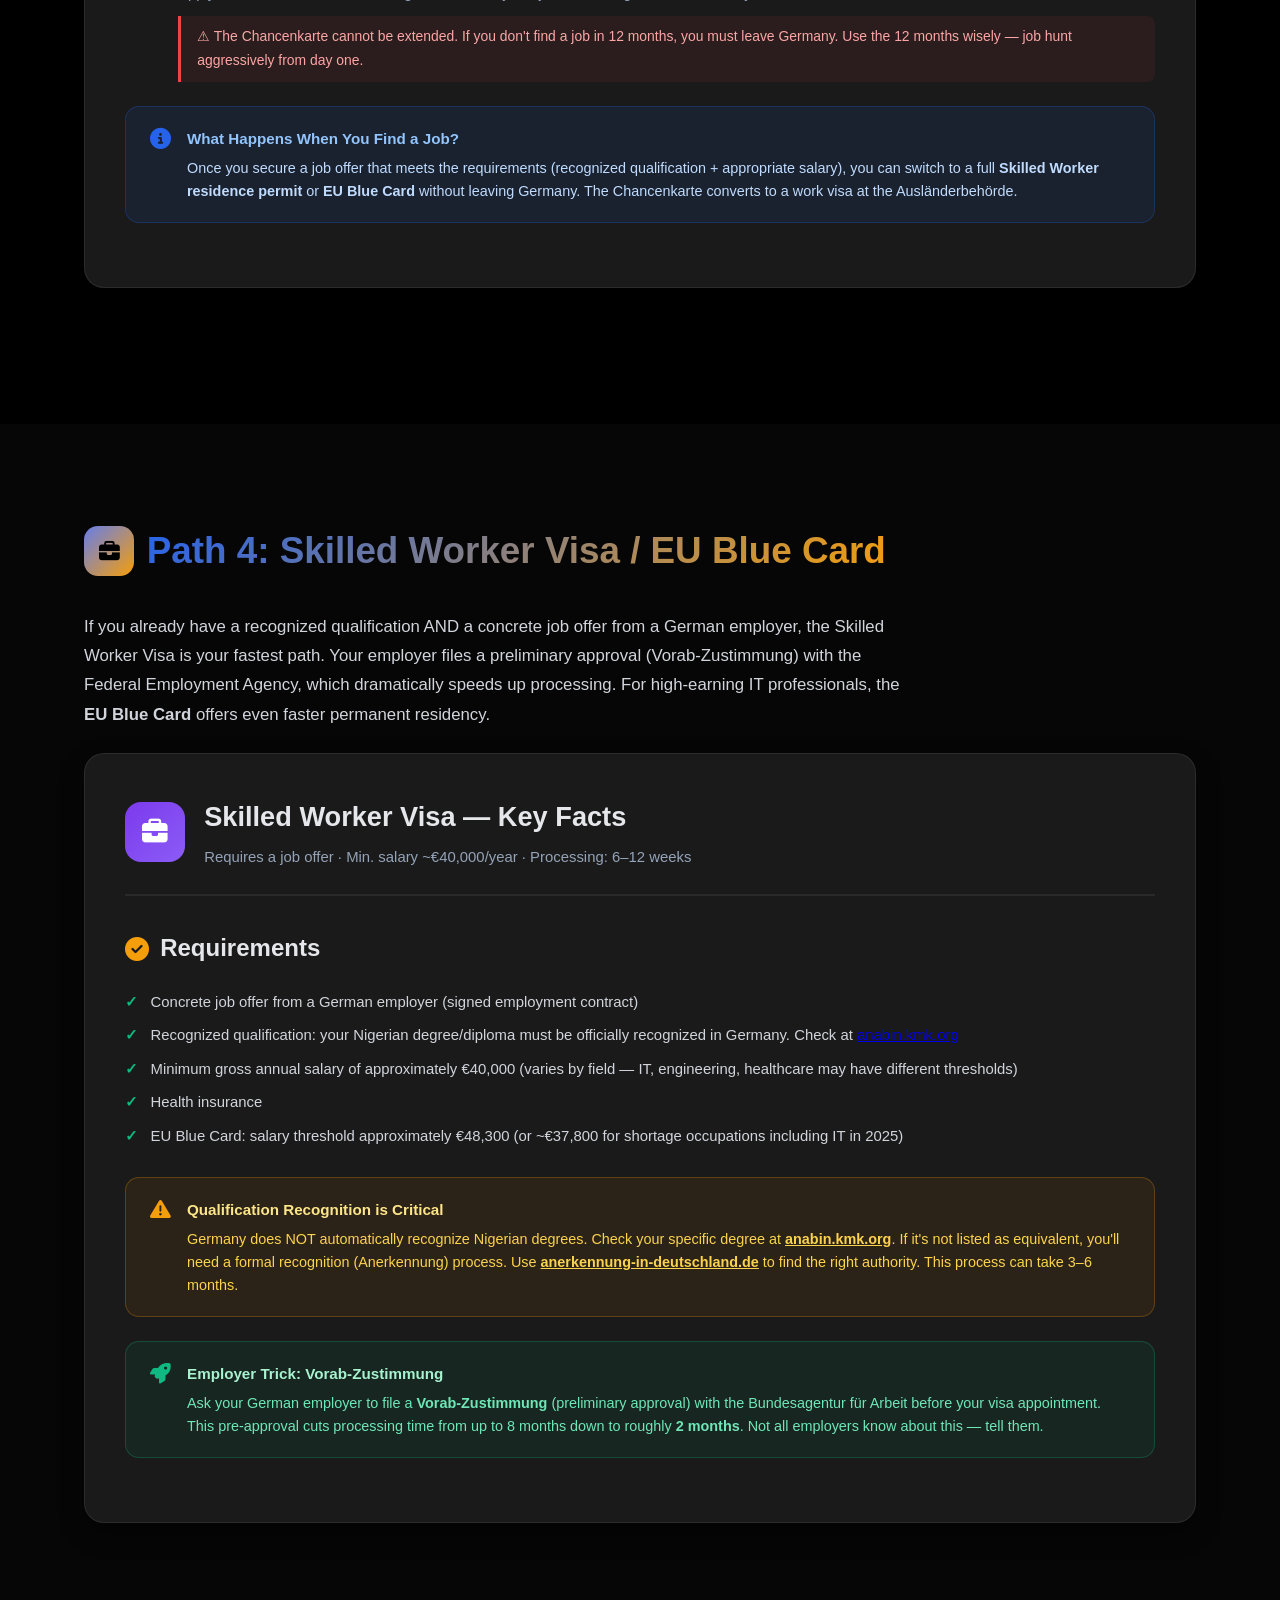
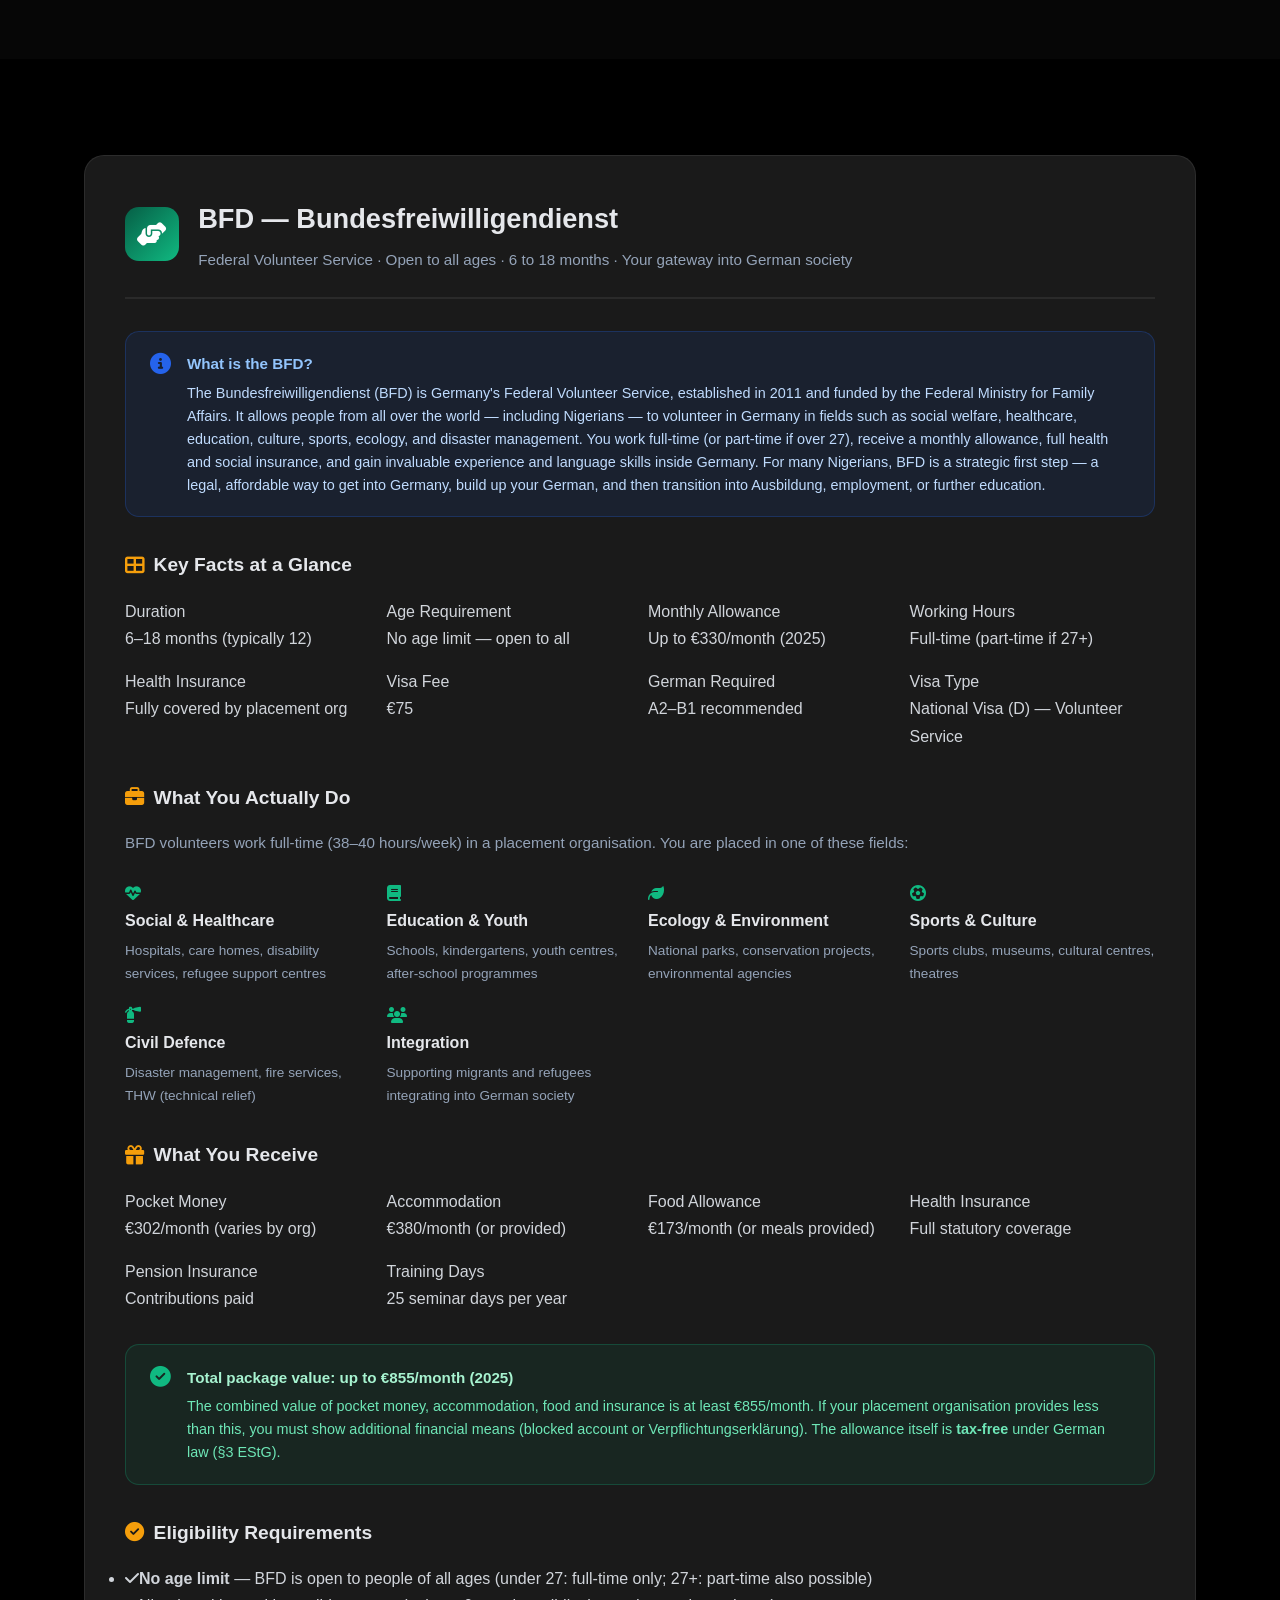
<file: relocate.html>
<!DOCTYPE html>
<html lang="en">
<head>
<meta charset="UTF-8">
<meta name="viewport" content="width=device-width,initial-scale=1.0,maximum-scale=5.0">
<title>Nigeria → Germany: Complete Relocation Guide 2025/2026 | Techie Bridge</title>
<meta name="description" content="The most complete free guide for Nigerians moving to Germany. Every visa path, every document, official embassy links, step-by-step. Ausbildung, student visa, Chancenkarte, skilled worker — all covered.">
<meta name="keywords" content="Nigeria Germany visa guide, Ausbildung Nigeria, Germany student visa Nigeria, Chancenkarte Nigeria, move to Germany from Nigeria, German embassy Nigeria, blocked account Nigeria, Goethe Institut Nigeria">
<meta property="og:title" content="Nigeria → Germany: The Complete Relocation Guide | Techie Bridge">
<meta property="og:description" content="Every visa path, every document, official links. The most detailed free guide for Nigerians moving to Germany.">
<link rel="stylesheet" href="https://cdnjs.cloudflare.com/ajax/libs/font-awesome/6.4.0/css/all.min.css">
<style>
*,*::before,*::after{margin:0;padding:0;box-sizing:border-box}
:root{
  --primary:#2563eb;--primary-dark:#1d4ed8;
  --secondary:#f59e0b;--secondary-dark:#d97706;
  --accent:#10b981;--danger:#ef4444;--warn:#f59e0b;
  --text:#d1d5db;--text-muted:#94a3b8;
  --card:#1a1a1a;--card2:#222;
  --grad:linear-gradient(135deg,#667eea 0%,#f59e0b 100%);
  --grad-rev:linear-gradient(135deg,#f59e0b 0%,#667eea 100%);
  --logo-grad:linear-gradient(135deg,#2563eb 0%,#f59e0b 100%);
  --shadow:0 10px 25px rgba(0,0,0,.4);
  --shadow-h:0 20px 40px rgba(37,99,235,.25);
  --ease:all .4s cubic-bezier(.175,.885,.32,1.1);
  --tap:48px;
}
html{scroll-behavior:smooth;font-size:16px}
body{font-family:'Segoe UI',Tahoma,Geneva,Verdana,sans-serif;background:#000;color:var(--text);line-height:1.7;overflow-x:hidden;-webkit-text-size-adjust:100%}
.container{width:90%;max-width:1200px;margin:0 auto;padding:0 20px}
.gt{background:var(--logo-grad);-webkit-background-clip:text;-webkit-text-fill-color:transparent;background-clip:text}

/* ── NAV ── */
nav{background:rgba(0,0,0,.92);backdrop-filter:blur(12px);-webkit-backdrop-filter:blur(12px);position:fixed;top:0;width:100%;z-index:1000;border-bottom:1px solid rgba(255,255,255,.08);transition:var(--ease)}
nav.scrolled{background:rgba(0,0,0,.97);box-shadow:0 6px 30px rgba(37,99,235,.18)}
nav .container{display:flex;justify-content:space-between;align-items:center;padding:.9rem 20px;gap:1rem}
.logo{font-size:1.5rem;font-weight:800;text-decoration:none;background:var(--logo-grad);-webkit-background-clip:text;-webkit-text-fill-color:transparent;background-clip:text;flex-shrink:0;transition:transform .3s}
.logo:hover{transform:scale(1.04)}
.nav-right{display:flex;align-items:center;gap:1.5rem}
.nav-back{display:inline-flex;align-items:center;gap:.5rem;text-decoration:none;color:var(--text-muted);font-size:.9rem;font-weight:600;transition:var(--ease);min-height:var(--tap);padding:.4rem .8rem;border-radius:8px;border:1px solid rgba(255,255,255,.1)}
.nav-back:hover{color:var(--secondary);border-color:var(--secondary);background:rgba(245,158,11,.08)}
.nav-cta{display:inline-flex;align-items:center;gap:.5rem;text-decoration:none;background:var(--secondary);color:#000;font-weight:700;font-size:.9rem;padding:.5rem 1.2rem;border-radius:50px;min-height:var(--tap);transition:var(--ease);white-space:nowrap}
.nav-cta:hover{background:var(--secondary-dark);transform:translateY(-2px)}
.menu-toggle{display:none;background:var(--grad);border:none;width:var(--tap);height:var(--tap);min-width:var(--tap);border-radius:12px;font-size:1.2rem;cursor:pointer;color:#fff;align-items:center;justify-content:center;flex-shrink:0;transition:var(--ease)}
.menu-toggle.active{background:var(--grad-rev);transform:rotate(90deg)}
.mob-nav{display:none;flex-direction:column;position:absolute;top:100%;left:0;right:0;background:rgba(0,0,0,.98);padding:1rem 0;border-top:1px solid rgba(255,255,255,.08);box-shadow:0 20px 40px rgba(0,0,0,.6)}
.mob-nav.active{display:flex}
.mob-nav a{display:flex;align-items:center;padding:.9rem 1.4rem;color:var(--text-muted);text-decoration:none;font-weight:600;font-size:1rem;border-bottom:1px solid rgba(255,255,255,.05);min-height:var(--tap);transition:background .2s}
.mob-nav a:hover{background:rgba(37,99,235,.14);color:var(--secondary)}
.mob-nav a:last-child{border-bottom:none}

/* ── HERO ── */
.page-hero{background:var(--grad);text-align:center;padding:10rem 0 6rem;margin-top:65px;position:relative;overflow:hidden}
.page-hero::before{content:'';position:absolute;inset:0;background:radial-gradient(ellipse at 30% 50%,rgba(0,0,0,0.2) 0%,transparent 70%)}
.page-hero .container{position:relative;z-index:2}
.page-hero .flag-row{display:flex;align-items:center;justify-content:center;gap:1rem;margin-bottom:1.5rem;font-size:3rem}
.page-hero h1{font-size:3.2rem;font-weight:800;color:#000;line-height:1.2;margin-bottom:1.2rem;text-shadow:2px 2px 8px rgba(0,0,0,.15);animation:fadeUp 1s ease both}
.page-hero p{font-size:1.2rem;color:#000;font-weight:600;max-width:700px;margin:0 auto 2.5rem;opacity:.9;animation:fadeUp 1s .2s ease both}
.hero-stats{display:flex;gap:1.5rem;justify-content:center;flex-wrap:wrap;animation:fadeUp 1s .35s ease both}
.hstat{background:rgba(0,0,0,.18);backdrop-filter:blur(8px);border-radius:14px;padding:.9rem 1.5rem;text-align:center;border:1px solid rgba(0,0,0,.2)}
.hstat-num{font-size:1.8rem;font-weight:800;color:#000;line-height:1}
.hstat-lbl{font-size:.8rem;color:rgba(0,0,0,.7);font-weight:600;margin-top:.3rem}
@keyframes fadeUp{from{opacity:0;transform:translateY(26px)}to{opacity:1;transform:translateY(0)}}

/* ── TOC ── */
.toc-section{padding:3rem 0;background:#060606;border-bottom:1px solid rgba(255,255,255,.06)}
.toc-inner{background:var(--card);border-radius:20px;padding:2rem 2.5rem;border:1px solid rgba(255,255,255,.08)}
.toc-inner h2{font-size:1.3rem;margin-bottom:1.4rem;display:flex;align-items:center;gap:.7rem}
.toc-inner h2 i{color:var(--secondary)}
.toc-grid{display:grid;grid-template-columns:repeat(auto-fit,minmax(260px,1fr));gap:.5rem}
.toc-link{display:flex;align-items:center;gap:.8rem;padding:.7rem 1rem;border-radius:10px;text-decoration:none;color:var(--text-muted);font-size:.93rem;font-weight:500;transition:var(--ease);border:1px solid transparent}
.toc-link:hover{background:rgba(37,99,235,.12);border-color:rgba(37,99,235,.25);color:var(--primary)}
.toc-link i{color:var(--secondary);width:18px;flex-shrink:0}
.toc-num{width:22px;height:22px;border-radius:50%;background:var(--grad);display:inline-flex;align-items:center;justify-content:center;font-size:.72rem;font-weight:800;color:#000;flex-shrink:0}

/* ── SECTION WRAPPERS ── */
.guide-section{padding:6rem 0}
.guide-section:nth-child(even){background:#060606}
.guide-section:nth-child(odd){background:#000}
.section-anchor{display:block;height:85px;margin-top:-85px;visibility:hidden}

.sh2{font-size:2.3rem;font-weight:800;display:flex;align-items:center;gap:.8rem;margin-bottom:1.8rem;flex-wrap:wrap}
.sh2 .icon-badge{width:50px;height:50px;border-radius:14px;background:var(--grad);display:inline-flex;align-items:center;justify-content:center;font-size:1.3rem;color:#000;flex-shrink:0}
.sh3{font-size:1.5rem;font-weight:700;color:#e5e7eb;margin-bottom:1rem;display:flex;align-items:center;gap:.7rem}
.sh3 i{color:var(--secondary)}
.lead-p{font-size:1.05rem;color:var(--text);line-height:1.75;margin-bottom:1.5rem;max-width:820px}

/* ── PATH CARDS ── */
.paths-grid{display:grid;grid-template-columns:repeat(auto-fit,minmax(300px,1fr));gap:2rem;margin-top:2.5rem}
.path-card{background:var(--card);border-radius:20px;overflow:hidden;border:2px solid rgba(255,255,255,.08);transition:var(--ease);box-shadow:var(--shadow)}
.path-card:hover{transform:translateY(-8px);box-shadow:var(--shadow-h);border-color:rgba(37,99,235,.35)}
.path-card-top{padding:1.8rem 1.8rem 1.2rem;display:flex;gap:1rem;align-items:flex-start}
.path-icon i{color:#fff}
.path-icon{width:54px;height:54px;border-radius:14px;display:flex;align-items:center;justify-content:center;font-size:1.5rem;flex-shrink:0;color:#fff}
.path-icon.blue{background:linear-gradient(135deg,#1d4ed8,#2563eb)}
.path-icon.gold{background:linear-gradient(135deg,#d97706,#f59e0b)}
.path-icon.green{background:linear-gradient(135deg,#059669,#10b981)}
.path-icon.purple{background:linear-gradient(135deg,#7c3aed,#8b5cf6)}
.path-icon.red{background:linear-gradient(135deg,#b91c1c,#ef4444)}
.path-card-top h3{font-size:1.25rem;font-weight:700;color:#e5e7eb;margin-bottom:.3rem}
.path-card-top .path-tag{display:inline-block;font-size:.75rem;font-weight:700;padding:.2rem .7rem;border-radius:20px;margin-bottom:.4rem}
.tag-easy{background:rgba(16,185,129,.15);color:#10b981;border:1px solid rgba(16,185,129,.3)}
.tag-medium{background:rgba(245,158,11,.15);color:#f59e0b;border:1px solid rgba(245,158,11,.3)}
.tag-hard{background:rgba(239,68,68,.15);color:#ef4444;border:1px solid rgba(239,68,68,.3)}
.path-card-top p{color:var(--text-muted);font-size:.9rem;line-height:1.5}
.path-card-body{padding:0 1.8rem 1.8rem}
.path-meta{display:grid;grid-template-columns:1fr 1fr;gap:.6rem;margin-bottom:1.2rem}
.pm-item{background:rgba(255,255,255,.04);border-radius:8px;padding:.6rem .8rem;border:1px solid rgba(255,255,255,.06)}
.pm-label{font-size:.72rem;text-transform:uppercase;letter-spacing:1px;color:var(--text-muted);margin-bottom:.2rem}
.pm-value{font-size:.9rem;font-weight:600;color:#e5e7eb}
.path-link{display:inline-flex;align-items:center;gap:.5rem;color:var(--primary);font-size:.9rem;font-weight:600;text-decoration:none;transition:var(--ease)}
.path-link:hover{color:var(--secondary);gap:.8rem}

/* ── DETAILED VISA SECTIONS ── */
.visa-detail{background:var(--card);border-radius:20px;padding:2.5rem;border:1px solid rgba(255,255,255,.08);margin-bottom:2.5rem;box-shadow:var(--shadow)}
.visa-detail-header{display:flex;align-items:center;gap:1.2rem;margin-bottom:2rem;padding-bottom:1.5rem;border-bottom:2px solid rgba(255,255,255,.07)}
.vdh-icon{width:60px;height:60px;border-radius:16px;display:flex;align-items:center;justify-content:center;font-size:1.6rem;flex-shrink:0}
.vdh-title{font-size:1.7rem;font-weight:800;color:#e5e7eb;margin-bottom:.3rem}
.vdh-sub{color:var(--text-muted);font-size:.93rem}

/* eligibility box */
.elig-box{background:rgba(16,185,129,.07);border:1px solid rgba(16,185,129,.2);border-radius:14px;padding:1.4rem 1.6rem;margin-bottom:1.8rem}
.elig-box h4{color:#10b981;font-size:1rem;margin-bottom:.9rem;display:flex;align-items:center;gap:.5rem}
.elig-list{list-style:none}
.elig-list li{padding:.35rem 0 .35rem 1.6rem;position:relative;color:var(--text);font-size:.93rem;line-height:1.5}
.elig-list li::before{content:'✓';position:absolute;left:0;color:#10b981;font-weight:700}

/* steps */
.steps-list{list-style:none;counter-reset:steps}
.step-item{display:flex;gap:1.2rem;margin-bottom:1.4rem;align-items:flex-start}
.step-num{width:34px;height:34px;min-width:34px;border-radius:50%;background:var(--grad);display:flex;align-items:center;justify-content:center;font-size:.82rem;font-weight:800;color:#000;flex-shrink:0;margin-top:.15rem}
.step-body h5{font-size:1rem;font-weight:700;color:#e5e7eb;margin-bottom:.3rem}
.step-body p{font-size:.92rem;color:var(--text-muted);line-height:1.6}
.step-body a{color:var(--primary);font-weight:600;text-decoration:underline}
.step-body .step-tip{background:rgba(245,158,11,.08);border-left:3px solid var(--secondary);border-radius:0 8px 8px 0;padding:.6rem 1rem;margin-top:.6rem;font-size:.87rem;color:var(--secondary)}
.step-body .step-warn{background:rgba(239,68,68,.08);border-left:3px solid var(--danger);border-radius:0 8px 8px 0;padding:.6rem 1rem;margin-top:.6rem;font-size:.87rem;color:#fca5a5}

/* doc table */
.doc-table-wrap{overflow-x:auto;margin:1.2rem 0 1.8rem;border-radius:12px;border:1px solid rgba(255,255,255,.08)}
.doc-table{width:100%;border-collapse:collapse;min-width:480px}
.doc-table thead tr{background:rgba(37,99,235,.18)}
.doc-table th{padding:.85rem 1rem;text-align:left;font-size:.82rem;font-weight:700;text-transform:uppercase;letter-spacing:.8px;color:var(--primary);border-bottom:2px solid rgba(37,99,235,.25)}
.doc-table td{padding:.8rem 1rem;font-size:.9rem;color:var(--text-muted);border-bottom:1px solid rgba(255,255,255,.05);vertical-align:top}
.doc-table tr:hover td{background:rgba(255,255,255,.03)}
.doc-table td:first-child{color:#e5e7eb;font-weight:500}
.doc-table td .req{display:inline-block;font-size:.72rem;font-weight:700;padding:.15rem .5rem;border-radius:6px;margin-top:.25rem}
.req-must{background:rgba(239,68,68,.15);color:#fca5a5}
.req-orig{background:rgba(245,158,11,.15);color:#fde68a}
.req-copy{background:rgba(16,185,129,.15);color:#a7f3d0}

/* points table */
.points-grid{display:grid;grid-template-columns:repeat(auto-fit,minmax(220px,1fr));gap:1rem;margin:1.2rem 0 1.8rem}
.point-card{background:rgba(255,255,255,.04);border:1px solid rgba(255,255,255,.07);border-radius:12px;padding:1rem 1.2rem}
.point-category{font-size:.75rem;text-transform:uppercase;letter-spacing:1px;color:var(--text-muted);margin-bottom:.5rem}
.point-row{display:flex;justify-content:space-between;align-items:center;padding:.3rem 0;border-bottom:1px solid rgba(255,255,255,.05);font-size:.88rem}
.point-row:last-child{border-bottom:none}
.point-row span{color:var(--text)}
.point-badge{background:var(--grad);color:#000;font-weight:800;font-size:.78rem;padding:.15rem .5rem;border-radius:6px}

/* info callout boxes */
.callout{border-radius:14px;padding:1.2rem 1.5rem;margin:1.5rem 0;display:flex;gap:1rem;align-items:flex-start}
.callout i{font-size:1.3rem;flex-shrink:0;margin-top:.1rem}
.callout-body h5{font-size:.95rem;font-weight:700;margin-bottom:.3rem}
.callout-body p,.callout-body a{font-size:.9rem;line-height:1.6}
.callout-body a{font-weight:600;text-decoration:underline}
.callout.info{background:rgba(37,99,235,.1);border:1px solid rgba(37,99,235,.25)}
.callout.info i{color:var(--primary)}
.callout.info h5{color:#93c5fd}
.callout.info p,.callout.info a{color:#bfdbfe}
.callout.warn{background:rgba(245,158,11,.08);border:1px solid rgba(245,158,11,.25)}
.callout.warn i{color:var(--secondary)}
.callout.warn h5{color:#fde68a}
.callout.warn p,.callout.warn a{color:#fcd34d}
.callout.success{background:rgba(16,185,129,.08);border:1px solid rgba(16,185,129,.25)}
.callout.success i{color:#10b981}
.callout.success h5{color:#a7f3d0}
.callout.success p,.callout.success a{color:#6ee7b7}
.callout.danger{background:rgba(239,68,68,.08);border:1px solid rgba(239,68,68,.25)}
.callout.danger i{color:#ef4444}
.callout.danger h5{color:#fca5a5}
.callout.danger p{color:#fecaca}

/* embassy cards */
.embassy-grid{display:grid;grid-template-columns:repeat(auto-fit,minmax(300px,1fr));gap:1.5rem;margin:1.5rem 0}
.embassy-card{background:var(--card);border-radius:16px;padding:1.8rem;border:1px solid rgba(255,255,255,.08);border-top:4px solid var(--primary)}
.embassy-card h4{color:#e5e7eb;font-size:1.15rem;margin-bottom:1rem;display:flex;align-items:center;gap:.7rem}
.embassy-card h4 i{color:var(--primary)}
.e-row{display:flex;align-items:flex-start;gap:.7rem;margin-bottom:.75rem;font-size:.9rem}
.e-row i{color:var(--secondary);width:16px;flex-shrink:0;margin-top:.2rem}
.e-row span{color:var(--text-muted);line-height:1.5}
.e-row a{color:var(--primary);font-weight:600;text-decoration:underline}
.embassy-card .state-list{font-size:.82rem;color:var(--text-muted);background:rgba(255,255,255,.04);border-radius:8px;padding:.7rem 1rem;margin-top:1rem;line-height:1.7}

/* provider comparison */
.provider-grid{display:grid;grid-template-columns:repeat(auto-fit,minmax(240px,1fr));gap:1.5rem;margin:1.5rem 0}
.provider-card{background:var(--card);border-radius:16px;padding:1.5rem;border:1px solid rgba(255,255,255,.08);transition:var(--ease)}
.provider-card:hover{border-color:rgba(245,158,11,.3);background:var(--card2)}
.provider-name{font-size:1.1rem;font-weight:700;color:#e5e7eb;margin-bottom:.3rem}
.provider-tag{font-size:.75rem;font-weight:700;padding:.2rem .6rem;border-radius:6px;display:inline-block;margin-bottom:1rem}
.ptag-best{background:rgba(16,185,129,.15);color:#10b981}
.ptag-cheap{background:rgba(37,99,235,.15);color:#93c5fd}
.ptag-fast{background:rgba(245,158,11,.15);color:#fde68a}
.provider-row{display:flex;justify-content:space-between;align-items:center;padding:.4rem 0;border-bottom:1px solid rgba(255,255,255,.05);font-size:.87rem}
.provider-row:last-child{border-bottom:none}
.provider-row span:first-child{color:var(--text-muted)}
.provider-row span:last-child{color:#e5e7eb;font-weight:600}
.provider-link{display:block;margin-top:1rem;text-align:center;background:var(--grad);color:#000;font-weight:700;padding:.5rem 1rem;border-radius:8px;text-decoration:none;font-size:.88rem;transition:var(--ease)}
.provider-link:hover{opacity:.85;transform:translateY(-2px)}

/* timeline */
.timeline{position:relative;margin:2rem 0}
.timeline::before{content:'';position:absolute;left:24px;top:0;bottom:0;width:2px;background:linear-gradient(to bottom,var(--primary),var(--secondary));border-radius:2px}
.tl-item{display:flex;gap:1.5rem;margin-bottom:1.8rem;position:relative}
.tl-dot{width:50px;height:50px;min-width:50px;border-radius:50%;background:var(--grad);display:flex;align-items:center;justify-content:center;font-size:.85rem;font-weight:800;color:#000;position:relative;z-index:1}
.tl-content{background:var(--card);border-radius:14px;padding:1.2rem 1.5rem;flex:1;border:1px solid rgba(255,255,255,.07)}
.tl-content h5{color:#e5e7eb;font-size:1rem;font-weight:700;margin-bottom:.4rem}
.tl-content p{color:var(--text-muted);font-size:.9rem;line-height:1.6}
.tl-content .tl-time{display:inline-block;background:rgba(37,99,235,.15);color:#93c5fd;font-size:.75rem;font-weight:700;padding:.2rem .6rem;border-radius:6px;margin-bottom:.5rem}

/* arrival checklist */
.arrival-grid{display:grid;grid-template-columns:repeat(auto-fit,minmax(280px,1fr));gap:1.5rem;margin:1.5rem 0}
.arrival-card{background:var(--card);border-radius:16px;padding:1.5rem;border:1px solid rgba(255,255,255,.08);border-left:4px solid var(--primary)}
.arrival-card:nth-child(2){border-left-color:var(--secondary)}
.arrival-card:nth-child(3){border-left-color:var(--accent)}
.arrival-card:nth-child(4){border-left-color:#8b5cf6}
.arrival-card:nth-child(5){border-left-color:#ef4444}
.arrival-card:nth-child(6){border-left-color:#06b6d4}
.arrival-card h4{color:#e5e7eb;font-size:1rem;font-weight:700;margin-bottom:.8rem;display:flex;align-items:center;gap:.6rem}
.arrival-card h4 i{color:var(--secondary)}
.arrival-card ul{list-style:none}
.arrival-card li{padding:.3rem 0 .3rem 1.4rem;position:relative;font-size:.88rem;color:var(--text-muted);line-height:1.5;border-bottom:1px solid rgba(255,255,255,.04)}
.arrival-card li:last-child{border-bottom:none}
.arrival-card li::before{content:'→';position:absolute;left:0;color:var(--accent);font-weight:700}

/* scam warning */
.scam-box{background:linear-gradient(135deg,#450a0a,#7f1d1d);border:2px solid #ef4444;border-radius:16px;padding:2rem;margin:2rem 0}
.scam-box h4{color:#fca5a5;font-size:1.15rem;font-weight:700;margin-bottom:1rem;display:flex;align-items:center;gap:.7rem}
.scam-box h4 i{color:#ef4444}
.scam-list{list-style:none}
.scam-list li{padding:.5rem 0 .5rem 1.8rem;position:relative;color:#fecaca;font-size:.92rem;line-height:1.5;border-bottom:1px solid rgba(239,68,68,.15)}
.scam-list li:last-child{border-bottom:none}
.scam-list li::before{content:'⚠';position:absolute;left:0}

/* bottom CTA */
.bottom-cta{background:var(--grad);padding:6rem 0;text-align:center;position:relative;overflow:hidden}
.bottom-cta::before{content:'';position:absolute;inset:0;background:radial-gradient(ellipse at 50% 50%,rgba(0,0,0,0.12) 0%,transparent 70%)}
.bottom-cta .container{position:relative;z-index:2}
.bottom-cta h2{font-size:2.6rem;font-weight:800;color:#000;margin-bottom:1rem}
.bottom-cta p{font-size:1.15rem;color:#000;font-weight:600;opacity:.9;max-width:600px;margin:0 auto 2.5rem}
.cta-btn-group{display:flex;gap:1rem;justify-content:center;flex-wrap:wrap}
.btn-dark{display:inline-flex;align-items:center;gap:.6rem;background:#000;color:var(--secondary);padding:1rem 2rem;border-radius:50px;text-decoration:none;font-weight:700;font-size:1rem;border:2px solid var(--secondary);transition:var(--ease);min-height:var(--tap)}
.btn-dark:hover{background:var(--secondary);color:#000;transform:translateY(-3px)}
.btn-white{display:inline-flex;align-items:center;gap:.6rem;background:rgba(0,0,0,.12);color:#000;padding:1rem 2rem;border-radius:50px;text-decoration:none;font-weight:700;font-size:1rem;border:2px solid rgba(0,0,0,.3);transition:var(--ease);min-height:var(--tap)}
.btn-white:hover{background:rgba(0,0,0,.25);transform:translateY(-3px)}

/* footer */
footer{background:#000;color:#fff;padding:2.5rem 0;text-align:center;border-top:1px solid rgba(255,255,255,.08)}
footer .container{display:flex;flex-direction:column;align-items:center;gap:1.2rem}
footer p{color:var(--text-muted);font-size:.9rem;opacity:.8;max-width:560px;line-height:1.6}
.soc{display:flex;gap:1rem;flex-wrap:wrap;justify-content:center}
.soc a{display:inline-flex;align-items:center;justify-content:center;width:var(--tap);height:var(--tap);background:rgba(255,255,255,.1);color:#fff;font-size:1.2rem;border-radius:50%;border:2px solid transparent;transition:var(--ease)}
.soc a:hover{background:var(--grad);transform:translateY(-4px);border-color:#fff}

/* ── RESPONSIVE ── */
@media(max-width:768px){
  .page-hero h1{font-size:2rem}
  .page-hero p{font-size:1rem}
  .flag-row{font-size:2.2rem}
  .hstat-num{font-size:1.4rem}
  .mob-nav{display:none;flex-direction:column;position:absolute;top:100%;left:0;right:0;background:rgba(0,0,0,.98);padding:.5rem 0;border-top:1px solid rgba(255,255,255,.08);box-shadow:0 20px 40px rgba(0,0,0,.6)}
  .mob-nav.active{display:flex}
  .nav-back,.nav-cta{display:none}
  .menu-toggle{display:flex}
  .toc-grid{grid-template-columns:1fr}
  .sh2{font-size:1.7rem}
  .visa-detail{padding:1.5rem}
  .visa-detail-header{flex-direction:column;align-items:flex-start}
  .path-meta{grid-template-columns:1fr}
  .points-grid{grid-template-columns:1fr}
  .bottom-cta h2{font-size:1.9rem}
  .timeline::before{left:18px}
  .tl-dot{width:38px;height:38px;min-width:38px;font-size:.75rem}
}
@media(max-width:480px){
  html{font-size:15px}
  .container{width:95%;padding:0 12px}
  .page-hero{padding:8rem 0 4rem}
  .page-hero h1{font-size:1.75rem}
  .sh2{font-size:1.5rem}
  .guide-section{padding:4rem 0}
  .doc-table th,.doc-table td{padding:.6rem .7rem}
}
</style>
</head>
<body>

<!-- NAV -->
<nav id="mainNav">
  <div class="container">
    <a href="index.html" class="logo">Techie Bridge</a>
    <div class="nav-right">
      <a href="index.html" class="nav-back"><i class="fas fa-arrow-left"></i> Back to Home</a>
      <a href="index.html#consultation-form" class="nav-cta"><i class="fas fa-calendar-check"></i> Free Consultation</a>
    </div>
    <button class="menu-toggle" aria-label="Menu" aria-expanded="false"><i class="fas fa-bars"></i></button>
  </div>
  <div class="mob-nav">
    <a href="index.html"><i class="fas fa-home"></i> &nbsp;Home</a>
    <a href="index.html#about"><i class="fas fa-user"></i> &nbsp;About</a>
    <a href="index.html#services"><i class="fas fa-road"></i> &nbsp;Services</a>
    <a href="index.html#pricing"><i class="fas fa-tag"></i> &nbsp;Pricing</a>
    <a href="index.html#faq"><i class="fas fa-question-circle"></i> &nbsp;FAQ</a>
    <a href="index.html#contact"><i class="fas fa-envelope"></i> &nbsp;Contact</a>
  </div>
</nav>

<!-- HERO -->
<section class="page-hero">
  <div class="container">
    <div class="flag-row">🇳🇬 ✈️ 🇩🇪</div>
    <h1>Nigeria → Germany:<br>The Complete Relocation Guide</h1>
    <p>Every visa path. Every document. Official links and step-by-step instructions. Nothing left out.</p>
    <div class="hero-stats">
      <div class="hstat"><div class="hstat-num">7</div><div class="hstat-lbl">Visa Paths Explained</div></div>
      <div class="hstat"><div class="hstat-num">20+</div><div class="hstat-lbl">Documents Covered</div></div>
      <div class="hstat"><div class="hstat-num">2025/26</div><div class="hstat-lbl">Fully Updated</div></div>
      <div class="hstat"><div class="hstat-num">100%</div><div class="hstat-lbl">Free Information</div></div>
    </div>
  </div>
</section>

<!-- TABLE OF CONTENTS -->
<div class="toc-section">
  <div class="container">
    <div class="toc-inner">
      <h2 class="gt"><i class="fas fa-map"></i> What This Guide Covers</h2>
      <div class="toc-grid">
        <a href="#overview" class="toc-link"><span class="toc-num">1</span><i class="fas fa-th-large"></i> Overview of All 7 Visa Paths</a>
        <a href="#ausbildung" class="toc-link"><span class="toc-num">2</span><i class="fas fa-hard-hat"></i> Ausbildung (Vocational Training) Visa</a>
        <a href="#student" class="toc-link"><span class="toc-num">3</span><i class="fas fa-graduation-cap"></i> Student Visa</a>
        <a href="#chancenkarte" class="toc-link"><span class="toc-num">4</span><i class="fas fa-star"></i> Chancenkarte (Opportunity Card)</a>
        <a href="#skilled" class="toc-link"><span class="toc-num">5</span><i class="fas fa-briefcase"></i> Skilled Worker / Job Offer Visa</a>
        <a href="#language" class="toc-link"><span class="toc-num">6</span><i class="fas fa-language"></i> German Language Preparation</a>
        <a href="#documents" class="toc-link"><span class="toc-num">7</span><i class="fas fa-file-alt"></i> Document Authentication in Nigeria</a>
        <a href="#blocked" class="toc-link"><span class="toc-num">8</span><i class="fas fa-lock"></i> Blocked Account (Sperrkonto)</a>
        <a href="#embassy" class="toc-link"><span class="toc-num">9</span><i class="fas fa-building"></i> German Embassy & Consulate Nigeria</a>
        <a href="#arrival" class="toc-link"><span class="toc-num">10</span><i class="fas fa-plane-arrival"></i> After You Arrive in Germany</a>
        <a href="#scams" class="toc-link"><span class="toc-num">11</span><i class="fas fa-exclamation-triangle"></i> Scam Warnings</a>
        <a href="#help" class="toc-link"><span class="toc-num">12</span><i class="fas fa-hands-helping"></i> How Techie Bridge Can Help</a>
      </div>
    </div>
  </div>
</div>

<!-- ===== SECTION 1: OVERVIEW ===== -->
<section class="guide-section" id="overview-section">
  <span class="section-anchor" id="overview"></span>
  <div class="container">
    <div class="sh2">
      <div class="icon-badge"><i class="fas fa-th-large"></i></div>
      <span class="gt">The 5 Paths from Nigeria to Germany</span>
    </div>
    <p class="lead-p">Germany offers multiple legal immigration pathways for Nigerians. The right one depends on your age, qualifications, German language level, and goal. Read through all five before deciding — many people choose the wrong path and waste months.</p>

    <div class="paths-grid">
      <!-- Path 1 -->
      <div class="path-card">
        <div class="path-card-top">
          <div class="path-icon blue"><i class="fas fa-hard-hat"></i></div>
          <div>
            <div class="path-tag tag-easy">⭐ Most Recommended for Most Nigerians</div>
            <h3>Ausbildung Visa</h3>
            <p>Come to Germany to do a 2–3 year vocational training program. Get paid while you train. No tuition fees. Germany desperately needs trainees in IT, healthcare, logistics and more.</p>
          </div>
        </div>
        <div class="path-card-body">
          <div class="path-meta">
            <div class="pm-item"><div class="pm-label">German Required</div><div class="pm-value">B1 minimum</div></div>
            <div class="pm-item"><div class="pm-label">Monthly Salary</div><div class="pm-value">€900 – €1,300</div></div>
            <div class="pm-item"><div class="pm-label">Duration</div><div class="pm-value">2–3 years</div></div>
            <div class="pm-item"><div class="pm-label">Visa Fee</div><div class="pm-value">€75</div></div>
          </div>
          <a href="#ausbildung" class="path-link">Full guide <i class="fas fa-arrow-right"></i></a>
        </div>
      </div>

      <!-- Path 2 -->
      <div class="path-card">
        <div class="path-card-top">
          <div class="path-icon gold"><i class="fas fa-graduation-cap"></i></div>
          <div>
            <div class="path-tag tag-medium">Good for University Applicants</div>
            <h3>Student Visa</h3>
            <p>Study at a German university or Fachhochschule. Most programs are free (no tuition). You'll need a university admission, blocked account, and language skills.</p>
          </div>
        </div>
        <div class="path-card-body">
          <div class="path-meta">
            <div class="pm-item"><div class="pm-label">German Required</div><div class="pm-value">B2/C1 or English</div></div>
            <div class="pm-item"><div class="pm-label">Blocked Account</div><div class="pm-value">€11,904/year</div></div>
            <div class="pm-item"><div class="pm-label">Duration</div><div class="pm-value">3–5 years</div></div>
            <div class="pm-item"><div class="pm-label">Visa Fee</div><div class="pm-value">€75</div></div>
          </div>
          <a href="#student" class="path-link">Full guide <i class="fas fa-arrow-right"></i></a>
        </div>
      </div>

      <!-- Path 3 -->
      <div class="path-card">
        <div class="path-card-top">
          <div class="path-icon green"><i class="fas fa-star"></i></div>
          <div>
            <div class="path-tag tag-medium">New 2024 — No Job Offer Needed</div>
            <h3>Chancenkarte</h3>
            <p>Germany's new Opportunity Card (launched June 2024). Come to Germany for up to 12 months to job-hunt on the ground. Work part-time while searching. Points-based system.</p>
          </div>
        </div>
        <div class="path-card-body">
          <div class="path-meta">
            <div class="pm-item"><div class="pm-label">Language Required</div><div class="pm-value">A1 German or B2 English</div></div>
            <div class="pm-item"><div class="pm-label">Blocked Account</div><div class="pm-value">€13,092</div></div>
            <div class="pm-item"><div class="pm-label">Duration</div><div class="pm-value">Up to 12 months</div></div>
            <div class="pm-item"><div class="pm-label">Points Needed</div><div class="pm-value">6 points min</div></div>
          </div>
          <a href="#chancenkarte" class="path-link">Full guide <i class="fas fa-arrow-right"></i></a>
        </div>
      </div>

      <!-- Path 4 -->
      <div class="path-card">
        <div class="path-card-top">
          <div class="path-icon purple"><i class="fas fa-briefcase"></i></div>
          <div>
            <div class="path-tag tag-hard">Need a Job Offer First</div>
            <h3>Skilled Worker Visa</h3>
            <p>Already have a recognized qualification AND a job offer from a German employer? This is your path. Fast processing if your employer submits Vorab-Zustimmung.</p>
          </div>
        </div>
        <div class="path-card-body">
          <div class="path-meta">
            <div class="pm-item"><div class="pm-label">Requires</div><div class="pm-value">Job offer + recognized qualification</div></div>
            <div class="pm-item"><div class="pm-label">Min. Salary</div><div class="pm-value">~€40,000/yr</div></div>
            <div class="pm-item"><div class="pm-label">Processing</div><div class="pm-value">6–12 weeks</div></div>
            <div class="pm-item"><div class="pm-label">Visa Fee</div><div class="pm-value">€75</div></div>
          </div>
          <a href="#skilled" class="path-link">Full guide <i class="fas fa-arrow-right"></i></a>
        </div>
      </div>

      <!-- Path 5 -->
      <div class="path-card">
        <div class="path-card-top">
          <div class="path-icon red"><i class="fas fa-language"></i></div>
          <div>
            <div class="path-tag tag-easy">Preparation Step</div>
            <h3>Language Course Visa</h3>
            <p>Come to Germany specifically to attend a German language course (Sprachkurs). Maximum 12 months. Often used as a bridge before starting Ausbildung or university.</p>
          </div>
        </div>
        <div class="path-card-body">
          <div class="path-meta">
            <div class="pm-item"><div class="pm-label">German Required</div><div class="pm-value">Any level</div></div>
            <div class="pm-item"><div class="pm-label">Blocked Account</div><div class="pm-value">€11,904</div></div>
            <div class="pm-item"><div class="pm-label">Duration</div><div class="pm-value">Up to 12 months</div></div>
            <div class="pm-item"><div class="pm-label">Visa Fee</div><div class="pm-value">€75</div></div>
          </div>
          <a href="#language" class="path-link">Preparation guide <i class="fas fa-arrow-right"></i></a>
        </div>
      </div>

      <!-- BFD PATH CARD -->
      <div class="path-card">
        <div class="path-card-top">
          <div class="path-icon" style="background:linear-gradient(135deg,#065f46,#10b981)"><i class="fas fa-hands-helping" style="color:#fff"></i></div>
          <div>
            <div class="path-tag" style="background:rgba(16,185,129,.15);color:#6ee7b7;display:inline-block;font-size:.75rem;font-weight:700;padding:.2rem .7rem;border-radius:20px;margin-bottom:.4rem">Volunteer Service</div>
            <h3>BFD — Federal Volunteer Service</h3>
            <p>Serve Germany in social, healthcare, ecological or cultural sectors for 6–18 months. Earn an allowance, get full health insurance, and build your German life from the inside. Open to all ages.</p>
          </div>
        </div>
        <div class="path-card-body">
          <div class="path-meta">
            <div class="pm-item"><div class="pm-label">German Required</div><div class="pm-value">A2–B1 recommended</div></div>
            <div class="pm-item"><div class="pm-label">Allowance</div><div class="pm-value">Up to €855/month</div></div>
            <div class="pm-item"><div class="pm-label">Duration</div><div class="pm-value">6–18 months</div></div>
            <div class="pm-item"><div class="pm-label">Visa Fee</div><div class="pm-value">€75</div></div>
          </div>
          <a href="#bfd" class="path-link">Full guide <i class="fas fa-arrow-right"></i></a>
        </div>
      </div>

      <!-- AU PAIR PATH CARD -->
      <div class="path-card">
        <div class="path-card-top">
          <div class="path-icon" style="background:linear-gradient(135deg,#7c3aed,#a78bfa)"><i class="fas fa-child" style="color:#fff"></i></div>
          <div>
            <div class="path-tag" style="background:rgba(167,139,250,.15);color:#c4b5fd;display:inline-block;font-size:.75rem;font-weight:700;padding:.2rem .7rem;border-radius:20px;margin-bottom:.4rem">Cultural Exchange</div>
            <h3>Au Pair Visa</h3>
            <p>Live with a German host family, help with childcare and light housework, and immerse yourself in the language. €280/month pocket money + free accommodation and meals. Age 18–26 only.</p>
          </div>
        </div>
        <div class="path-card-body">
          <div class="path-meta">
            <div class="pm-item"><div class="pm-label">German Required</div><div class="pm-value">A1 certificate</div></div>
            <div class="pm-item"><div class="pm-label">Pocket Money</div><div class="pm-value">€280/month</div></div>
            <div class="pm-item"><div class="pm-label">Duration</div><div class="pm-value">6–12 months</div></div>
            <div class="pm-item"><div class="pm-label">Age Limit</div><div class="pm-value">18–26 years</div></div>
          </div>
          <a href="#aupair" class="path-link">Full guide <i class="fas fa-arrow-right"></i></a>
        </div>
      </div>
    </div>
  </div>
</section>

<!-- ===== SECTION 2: AUSBILDUNG ===== -->
<section class="guide-section" id="ausbildung-section">
  <span class="section-anchor" id="ausbildung"></span>
  <div class="container">
    <div class="sh2">
      <div class="icon-badge"><i class="fas fa-hard-hat"></i></div>
      <span class="gt">Path 1: Ausbildung Visa (Vocational Training)</span>
    </div>
    <p class="lead-p">The Ausbildung is Germany's dual vocational training system — you work for a company AND attend a vocational school (Berufsschule) at the same time. You get <strong>paid every month (€900–€1,300)</strong>, training is completely free, and it opens a direct path to permanent residency. This is the most realistic and most recommended path for most Nigerians.</p>

    <div class="callout success">
      <i class="fas fa-check-circle"></i>
      <div class="callout-body">
        <h5>Why Ausbildung is perfect for Nigerians</h5>
        <p>Germany has over 60,000 unfilled Ausbildung positions every year. IT programs, Nursing (Pflegefachmann/Pflegefachfrau), Logistics (Kaufmann/-frau für Spedition), Mechatronics (Mechatroniker/in), Electricians (Elektroniker/in), and Business Administration (Kaufmann/-frau für Büromanagement) are especially in demand. You earn while you learn, pay zero tuition, and get a recognized German qualification at the end.</p>
      </div>
    </div>

    <div class="visa-detail">
      <div class="visa-detail-header">
        <div class="vdh-icon path-icon blue"><i class="fas fa-hard-hat"></i></div>
        <div>
          <div class="vdh-title">Ausbildung Visa — Full Requirements</div>
          <div class="vdh-sub">National D-Visa · Fee: €75 · Valid for: Duration of training (2–3 years)</div>
        </div>
      </div>

      <h3 class="sh3"><i class="fas fa-check-circle"></i> Eligibility Criteria</h3>
      <ul class="elig-list">
        <li>Minimum age: 18 years old</li>
        <li>Secondary school certificate (WAEC/NECO with minimum 5 credits including English and Mathematics)</li>
        <li>German language proficiency: <strong>minimum B1 level</strong> (B2 recommended — it strengthens your application significantly)</li>
        <li>Signed Ausbildungsvertrag (training contract) from a German employer</li>
        <li>Confirmation of enrollment from a German vocational school (Berufsschule)</li>
        <li>Valid Nigerian passport (at least 6 months validity beyond planned stay)</li>
      </ul>

      <h3 class="sh3" style="margin-top:2rem"><i class="fas fa-file-alt"></i> Official Document Checklist (German Consulate Lagos — June 2026)</h3>
      <div class="callout info" style="margin-bottom:1.2rem">
        <i class="fas fa-link"></i>
        <div class="callout-body">
          <h5>Official Source</h5>
          <p>This checklist is taken directly from the official document sorting list published by the German Consulate General Lagos. Always download the latest version before your appointment: <a href="https://nigeria.diplo.de/resource/blob/2778156/8ec4e89f552807c9fc547eff92d95b58/vocational-training-data.pdf" target="_blank" rel="noopener">Download Official PDF →</a></p>
        </div>
      </div>
      <div class="doc-table-wrap">
        <table class="doc-table">
          <thead><tr><th>#</th><th>Document</th><th>Format Required</th><th>Notes</th></tr></thead>
          <tbody>
            <tr><td>1</td><td>Visa application form — completely filled out and signed</td><td><span class="req req-must">SIGNED + DATE</span></td><td>Include place and date of signature. Download from nigeria.diplo.de</td></tr>
            <tr><td>2</td><td>Declaration pursuant to section 54 AufenthG</td><td><span class="req req-must">SIGNED + DATE</span></td><td>Signed by applicant with place and date</td></tr>
            <tr><td>3</td><td>General Data Protection Regulation declaration</td><td><span class="req req-must">SIGNED + DATE</span></td><td>Signed by applicant with place and date</td></tr>
            <tr><td>4</td><td>Copy of passport data page</td><td><span class="req req-copy">B&amp;W COPY</span></td><td>Black and white only — colour copies not accepted</td></tr>
            <tr><td>5</td><td>Copy of residence permit for Nigeria (if applicable)</td><td><span class="req req-copy">COPY</span></td><td>Only required if you are not a Nigerian citizen</td></tr>
            <tr><td>6</td><td>Training contract in Germany (Ausbildungsvertrag)</td><td><span class="req req-orig">ORIGINAL + COPY</span></td><td>Most critical document — no contract, no visa</td></tr>
            <tr><td>7</td><td>Training plan (Ausbildungsplan)</td><td><span class="req req-orig">ORIGINAL + COPY</span></td><td>Provided by your employer alongside the training contract</td></tr>
            <tr><td>8</td><td>Declaration of Employment</td><td><span class="req req-orig">ORIGINAL + COPY</span></td><td>From your future employer confirming the training position</td></tr>
            <tr><td>9</td><td>Proof of adequate financial means / salary evidence</td><td><span class="req req-must">MUST</span></td><td>Evidence your training salary covers living costs, OR blocked account confirmation</td></tr>
            <tr><td>10</td><td>CV (Lebenslauf)</td><td><span class="req req-copy">COPY</span></td><td>Tabular German format. Techie Bridge can help you write this!</td></tr>
            <tr><td>11</td><td>Letter of Motivation (in German)</td><td><span class="req req-copy">COPY</span></td><td>Why you want to do this specific Ausbildung in Germany</td></tr>
            <tr><td>12</td><td>Proof of work experience (if applicable)</td><td><span class="req req-orig">ORIGINAL + COPY</span></td><td>Employment letters, payslips, references — include if relevant to your training field</td></tr>
            <tr><td>13</td><td>Language certificate (German B1 minimum, B2 strongly recommended)</td><td><span class="req req-orig">ORIGINAL + COPY</span></td><td>Goethe-Zertifikat, telc, or ÖSD. Must be recent</td></tr>
            <tr><td>14a</td><td>Birth certificate (authenticated)</td><td><span class="req req-orig">LEGALIZED ORIGINAL + COPY</span></td><td>Must be authenticated by MFA</td></tr>
            <tr><td>14b</td><td>Affidavits (e.g. change of name, reconciliation of names)</td><td><span class="req req-orig">ORIGINAL + COPY</span></td><td>Include if your name differs across any documents</td></tr>
            <tr><td>14c</td><td>Other biographical documents (e.g. baptism certificate, immunization record)</td><td><span class="req req-copy">COPY</span></td><td>Include any relevant personal identity documents</td></tr>
            <tr><td>15</td><td>School results in chronological order</td><td><span class="req req-orig">LEGALIZED ORIGINAL + COPY</span></td><td>Primary → Secondary → WAEC → National Diploma → Bachelor → Masters (all that apply)</td></tr>
            <tr><td>16</td><td>All originals for every copy listed above</td><td><span class="req req-orig">ALL ORIGINALS</span></td><td>Sorted in the exact same chronological order as the copies</td></tr>
            <tr><td>17</td><td>1 biometric passport photograph</td><td><span class="req req-must">MUST</span></td><td>White background, 35×45mm, recent</td></tr>
            <tr><td>18</td><td>Prepaid courier envelope</td><td><span class="req req-must">MUST</span></td><td>For return of your passport after processing</td></tr>
          </tbody>
        </table>
      </div>
      <div class="callout warn" style="margin-top:1rem">
        <i class="fas fa-exclamation-triangle"></i>
        <div class="callout-body">
          <h5>Consulate Rules — Read Carefully</h5>
          <p>Submit every document in BOTH original and copy form. Sort your application exactly as listed. Do NOT staple any documents. Copies must be black and white — colour copies are rejected. Incomplete or unsorted applications will not be accepted and no refunds are given.</p>
        </div>
      </div>

      <h3 class="sh3" style="margin-top:2rem"><i class="fas fa-list-ol"></i> Step-by-Step Application Process</h3>
      <ol class="steps-list">
        <li class="step-item">
          <div class="step-num">1</div>
          <div class="step-body">
            <h5>Start Learning German — Immediately</h5>
            <p>You need a minimum B1 certificate. Starting from zero, budget 12–18 months of serious study. Start at <a href="https://www.goethe.de/ins/ng/en/index.html" target="_blank" rel="noopener">Goethe-Institut Nigeria (Lagos)</a> or use online resources like DW Deutsch Lernen, or Babbel while saving money for the formal course.</p>
            <div class="step-tip">💡 The B1 Goethe exam costs ₦146,000 for external candidates. The B2 exam costs ₦160,000. Budget for this early.</div>
          </div>
        </li>
        <li class="step-item">
          <div class="step-num">2</div>
          <div class="step-body">
            <h5>Find an Ausbildung Placement in Germany</h5>
            <p>You need a signed training contract BEFORE you apply for the visa. Search on: <a href="https://www.ausbildung.de" target="_blank" rel="noopener">ausbildung.de</a>, <a href="https://www.make-it-in-germany.com" target="_blank" rel="noopener">make-it-in-germany.com</a>, <a href="https://www.bundesagentur.de" target="_blank" rel="noopener">Bundesagentur für Arbeit job board</a>, LinkedIn, and INDEED Germany. Apply in German with a proper Lebenslauf and Anschreiben.</p>
            <div class="step-tip">💡 Apply to at least 20–30 companies. German employers receive many applications. Start this process BEFORE your B1 exam if possible — contracts can take 3–6 months to secure.</div>
          </div>
        </li>
        <li class="step-item">
          <div class="step-num">3</div>
          <div class="step-body">
            <h5>Authenticate Your Nigerian Documents</h5>
            <p>Get your WAEC/NECO, birth certificate, and any other required documents authenticated by the <strong>Federal Ministry of Education</strong> (for academic docs), then by the <strong>Federal Ministry of Foreign Affairs (MFA)</strong> in Abuja, and finally legalized by the <strong>German Embassy/Consulate</strong>. This takes 4–12 weeks and costs ₦50,000–₦130,000 per document.</p>
            <div class="step-warn">⚠ Do NOT submit photocopies of unauthenticated documents. This is the #1 reason applications fail.</div>
          </div>
        </li>
        <li class="step-item">
          <div class="step-num">4</div>
          <div class="step-body">
            <h5>Open a Blocked Account (Sperrkonto) if Required</h5>
            <p>If your employer's Ausbildungsvertrag does not show that your salary will fully cover living costs, you'll need a blocked account with <strong>€11,904</strong>. Use <a href="https://www.fintiba.com" target="_blank" rel="noopener">Fintiba</a> or <a href="https://www.expatrio.com" target="_blank" rel="noopener">Expatrio</a>. Transfer money via your domiciliary account, Wise, or through your Nigerian bank's educational forex window.</p>
          </div>
        </li>
        <li class="step-item">
          <div class="step-num">5</div>
          <div class="step-body">
            <h5>Book Your Visa Appointment</h5>
            <p>Book online at the German Consulate Lagos (if you're in southern states) or German Embassy Abuja (northern/central states). Appointments fill months in advance — book immediately once you have your contract. Lagos: <a href="https://service2.diplo.de/rktermin/extern/choose_realmList.do?locationCode=lago&request_locale=en" target="_blank" rel="noopener">Book Lagos appointment</a> | Abuja: <a href="https://service2.diplo.de/rktermin/extern/choose_realmList.do?locationCode=abuj&request_locale=en" target="_blank" rel="noopener">Book Abuja appointment</a></p>
            <div class="step-warn">⚠ Arrive at least 15 minutes early. Late arrivals are turned away and must rebook. Bring EVERYTHING — incomplete files are not accepted and no refunds are given.</div>
          </div>
        </li>
        <li class="step-item">
          <div class="step-num">6</div>
          <div class="step-body">
            <h5>Attend Your Visa Interview</h5>
            <p>Pay the visa fee of <strong>€75</strong> (paid in Naira at the current rate, cash or POS). Answer questions honestly about your training program and plans. The officer will check your documents carefully. Processing time: <strong>8–20 weeks</strong> (2 months if your employer filed Vorab-Zustimmung).</p>
          </div>
        </li>
        <li class="step-item">
          <div class="step-num">7</div>
          <div class="step-body">
            <h5>Receive Your Visa & Travel to Germany</h5>
            <p>Your passport is returned with a national D-visa sticker. Book your flight. Inform your employer and Berufsschule of your arrival date. Within 14 days of arriving, you MUST register your address (Anmeldung) — see the arrival section below.</p>
          </div>
        </li>
      </ol>

      <div class="callout info" style="margin-top:2rem">
        <i class="fas fa-clock"></i>
        <div class="callout-body">
          <h5>Realistic Total Timeline (Zero to Germany)</h5>
          <p>From starting German at A1 to landing in Germany: <strong>18–30 months</strong>. Breakdown: Language learning to B1 (12–18 months) + Job search (3–6 months) + Document authentication (1–3 months) + Visa processing (2–5 months). Start early. Plan properly.</p>
        </div>
      </div>
    </div>
  </div>
</section>

<!-- ===== SECTION 3: STUDENT VISA ===== -->
<section class="guide-section" id="student-section">
  <span class="section-anchor" id="student"></span>
  <div class="container">
    <div class="sh2">
      <div class="icon-badge"><i class="fas fa-graduation-cap"></i></div>
      <span class="gt">Path 2: Student Visa (Studienvisum)</span>
    </div>
    <p class="lead-p">Germany is one of the only countries in the world where university education is <strong>completely free</strong> for international students at public universities. Most states charge only a semester contribution of €100–€350 for administrative fees and a public transport ticket. You will need a university admission letter, proof of sufficient funds, and usually German or English language certification.</p>

    <div class="visa-detail">
      <div class="visa-detail-header">
        <div class="vdh-icon path-icon gold"><i class="fas fa-graduation-cap"></i></div>
        <div>
          <div class="vdh-title">Student Visa — Full Requirements</div>
          <div class="vdh-sub">National D-Visa · Fee: €75 · Submit 2 complete sets of all documents</div>
        </div>
      </div>

      <h3 class="sh3"><i class="fas fa-check-circle"></i> Eligibility</h3>
      <ul class="elig-list">
        <li>Admission letter from an accredited German university or Fachhochschule</li>
        <li>Academic qualifications meeting German university entry requirements (often: WAEC/NECO with strong grades, or a completed degree for Masters)</li>
        <li>German language: B2 or C1 for German-taught programs; English B2/C1 (IELTS 6.0+/TOEFL 80+) for English-taught programs</li>
        <li>Blocked account with <strong>€11,904</strong> (full year's living costs)</li>
        <li>Health insurance</li>
        <li>Valid Nigerian passport (min. 3 months validity beyond intended stay + 2 blank pages)</li>
      </ul>

      <h3 class="sh3" style="margin-top:2rem"><i class="fas fa-file-alt"></i> Document Checklist</h3>
      <div class="doc-table-wrap">
        <table class="doc-table">
          <thead><tr><th>#</th><th>Document</th><th>Format</th><th>Notes</th></tr></thead>
          <tbody>
            <tr><td>1</td><td>German national visa application form</td><td><span class="req req-must">2 COPIES SIGNED</span></td><td>Download from nigeria.diplo.de</td></tr>
            <tr><td>2</td><td>Passport (valid for 3+ months beyond stay)</td><td><span class="req req-orig">ORIGINAL + 2 COPIES</span></td><td>2 blank pages required</td></tr>
            <tr><td>3</td><td>2 biometric passport photos</td><td><span class="req req-must">MUST</span></td><td>White background, 35×45mm</td></tr>
            <tr><td>4</td><td>University admission letter (original + copy)</td><td><span class="req req-orig">ORIGINAL</span></td><td>Must state language of instruction</td></tr>
            <tr><td>5</td><td>Proof of language proficiency</td><td><span class="req req-orig">ORIGINAL + COPY</span></td><td>Goethe-Zertifikat B2/C1 or IELTS/TOEFL for English programs</td></tr>
            <tr><td>6</td><td>WAEC/NECO certificate (legalized)</td><td><span class="req req-orig">LEGALIZED ORIGINAL</span></td><td>Authenticated by Ministry of Education + MFA</td></tr>
            <tr><td>7</td><td>University degree(s) (if applying for Masters)</td><td><span class="req req-orig">LEGALIZED ORIGINAL</span></td><td>Same legalization process</td></tr>
            <tr><td>8</td><td>Academic transcripts (all semesters)</td><td><span class="req req-orig">LEGALIZED ORIGINAL</span></td><td>Each page must be authenticated individually</td></tr>
            <tr><td>9</td><td>Certified German translations of all documents</td><td><span class="req req-must">MUST</span></td><td>Sworn translator only</td></tr>
            <tr><td>10</td><td>Blocked account confirmation (Sperrkonto)</td><td><span class="req req-orig">ORIGINAL</span></td><td>Min. €11,904 deposited. Full certificate showing funds blocked, not just opening letter</td></tr>
            <tr><td>11</td><td>Health insurance (travel + future German coverage)</td><td><span class="req req-must">MUST</span></td><td>Min. €30,000 travel insurance coverage</td></tr>
            <tr><td>12</td><td>Birth certificate (authenticated)</td><td><span class="req req-orig">LEGALIZED ORIGINAL</span></td><td></td></tr>
            <tr><td>13</td><td>Police clearance certificate</td><td><span class="req req-orig">AUTHENTICATED</span></td><td>Nigeria Police Force via POSSAP portal</td></tr>
            <tr><td>14</td><td>Proof of accommodation in Germany</td><td><span class="req req-copy">COPY</span></td><td>Student hall booking, or sublease agreement</td></tr>
            <tr><td>15</td><td>CV/Lebenslauf</td><td><span class="req req-copy">COPY</span></td><td>In German format</td></tr>
          </tbody>
        </table>
      </div>

      <div class="callout warn">
        <i class="fas fa-exclamation-triangle"></i>
        <div class="callout-body">
          <h5>APS Certificate — Important for Some Nigerian Applicants</h5>
          <p>Some German universities and the German embassy may request an APS (Academic Evaluation Centre) certificate to verify the authenticity of your Nigerian qualifications. The APS Nigeria website (aps.org.ng) has been unreliable — contact the <a href="mailto:aps-nigeria@daad.de">APS Nigeria office directly via email (aps-nigeria@daad.de)</a> or ask the German Consulate Lagos for the latest information on whether this applies to your application.</p>
        </div>
      </div>

      <h3 class="sh3" style="margin-top:2rem"><i class="fas fa-list-ol"></i> Key Steps for Student Visa</h3>
      <ol class="steps-list">
        <li class="step-item"><div class="step-num">1</div><div class="step-body"><h5>Check university entry requirements</h5><p>Use <a href="https://www.daad.de" target="_blank" rel="noopener">DAAD (German Academic Exchange Service)</a> to find and compare German universities. Use <a href="https://www.uni-assist.de" target="_blank" rel="noopener">uni-assist.de</a> to apply to most public German universities through one portal.</p></div></li>
        <li class="step-item"><div class="step-num">2</div><div class="step-body"><h5>Get language certified</h5><p>For German programs: Goethe B2/C1 or DSH. For English programs: IELTS Academic 6.0+ or TOEFL iBT 80+. Start your exam preparation well in advance.</p></div></li>
        <li class="step-item"><div class="step-num">3</div><div class="step-body"><h5>Open blocked account</h5><p>Open with Fintiba or Expatrio. Transfer at least €12,050 (buffer for bank fees reducing transfer below minimum). Do this 6–8 weeks before your visa appointment. See the full Sperrkonto section below.</p></div></li>
        <li class="step-item"><div class="step-num">5</div><div class="step-body"><h5>Book visa appointment & attend interview</h5><p>Book at Consulate Lagos or Embassy Abuja. Pay €75. Processing time: <strong>6–12 weeks</strong>.</p></div></li>
      </ol>
    </div>
  </div>
</section>

<!-- ===== SECTION 4: CHANCENKARTE ===== -->
<section class="guide-section" id="chancenkarte-section">
  <span class="section-anchor" id="chancenkarte"></span>
  <div class="container">
    <div class="sh2">
      <div class="icon-badge"><i class="fas fa-star"></i></div>
      <span class="gt">Path 3: Chancenkarte (Opportunity Card)</span>
    </div>
    <p class="lead-p">Launched on <strong>1 June 2024</strong>, the Chancenkarte is Germany's newest and most flexible immigration pathway. It breaks the impossible catch-22: you used to need a job to get a visa, but needed to be in Germany to get a job. Now you can enter Germany for up to <strong>12 months</strong> to job-hunt in person — with the right to work part-time up to 20 hours/week while searching.</p>

    <div class="callout info">
      <i class="fas fa-star"></i>
      <div class="callout-body">
        <h5>The Chancenkarte is ideal for Nigerians who:</h5>
        <p>Have a degree or 2+ years of recognized vocational training AND can score at least 6 points on the points system AND have around €13,092 to put in a blocked account. Processing time from Nigeria: 4–12 weeks.</p>
      </div>
    </div>

    <div class="visa-detail">
      <div class="visa-detail-header">
        <div class="vdh-icon path-icon green"><i class="fas fa-star"></i></div>
        <div>
          <div class="vdh-title">Chancenkarte — Complete Guide</div>
          <div class="vdh-sub">Valid up to 12 months · Part-time work allowed (20hrs/week) · Apply at German Embassy/Consulate</div>
        </div>
      </div>

      <h3 class="sh3"><i class="fas fa-check-circle"></i> Basic Eligibility (Both Routes)</h3>
      <ul class="elig-list">
        <li>State-recognised qualification: University degree (recognised in country of issue) OR vocational training of at least 2 years</li>
        <li>Language: At least German A1 OR English B2 (IELTS 5.5–6.0 / TOEFL 72–94)</li>
        <li>No criminal record</li>
        <li>Valid Nigerian passport</li>
        <li>Proof of financial means: <strong>€13,092 in a blocked account</strong></li>
        <li>Health insurance for your stay in Germany</li>
      </ul>

      <h3 class="sh3" style="margin-top:2rem"><i class="fas fa-calculator"></i> The Points System (Need Minimum 6 Points)</h3>
      <div class="points-grid">
        <div class="point-card">
          <div class="point-category">Age</div>
          <div class="point-row"><span>Under 35 years</span><span class="point-badge">2 pts</span></div>
          <div class="point-row"><span>35–40 years</span><span class="point-badge">1 pt</span></div>
          <div class="point-row"><span>Over 40 years</span><span class="point-badge">0 pts</span></div>
        </div>
        <div class="point-card">
          <div class="point-category">Work Experience</div>
          <div class="point-row"><span>5+ years in field</span><span class="point-badge">3 pts</span></div>
          <div class="point-row"><span>2–5 years in field</span><span class="point-badge">2 pts</span></div>
          <div class="point-row"><span>Under 2 years</span><span class="point-badge">1 pt</span></div>
        </div>
        <div class="point-card">
          <div class="point-category">German Language</div>
          <div class="point-row"><span>B2 or higher</span><span class="point-badge">3 pts</span></div>
          <div class="point-row"><span>A2–B1</span><span class="point-badge">2 pts</span></div>
          <div class="point-row"><span>A1 (minimum)</span><span class="point-badge">0 pts</span></div>
        </div>
        <div class="point-card">
          <div class="point-category">English Language</div>
          <div class="point-row"><span>B2 or higher</span><span class="point-badge">1 pt</span></div>
        </div>
        <div class="point-card">
          <div class="point-category">Previous Germany Stay</div>
          <div class="point-row"><span>6+ months in Germany</span><span class="point-badge">1 pt</span></div>
        </div>
        <div class="point-card">
          <div class="point-category">Qualified Qualification</div>
          <div class="point-row"><span>Degree in shortage field (IT, engineering, healthcare)</span><span class="point-badge">1 pt</span></div>
        </div>
      </div>

      <div class="callout success">
        <i class="fas fa-lightbulb"></i>
        <div class="callout-body">
          <h5>Example: How a Typical Nigerian IT Graduate Qualifies</h5>
          <p>Age 28 (2 pts) + 3 years IT work experience (2 pts) + German A2 (2 pts) + English B2 (1 pt) + IT degree (1 pt) = <strong>8 points ✓</strong>. You qualify comfortably! Reaching B1/B2 German gets you to 9–10 points, making your application significantly stronger.</p>
        </div>
      </div>

      <h3 class="sh3" style="margin-top:2rem"><i class="fas fa-file-alt"></i> Documents for Chancenkarte</h3>
      <div class="doc-table-wrap">
        <table class="doc-table">
          <thead><tr><th>#</th><th>Document</th><th>Format</th><th>Notes</th></tr></thead>
          <tbody>
            <tr><td>1</td><td>Opportunity Card visa application form</td><td><span class="req req-must">SIGNED</span></td><td>Available at German Consular Services Portal</td></tr>
            <tr><td>2</td><td>Valid Nigerian passport</td><td><span class="req req-orig">ORIGINAL + COPIES</span></td><td>Min. 6 months validity + biometric photo copies</td></tr>
            <tr><td>3</td><td>Recent biometric passport photo</td><td><span class="req req-must">MUST</span></td><td>White background, 35×45mm</td></tr>
            <tr><td>4</td><td>University degree or vocational certificate (recognized)</td><td><span class="req req-orig">LEGALIZED ORIGINAL</span></td><td>Must be authenticated at MFA</td></tr>
            <tr><td>5</td><td>Certified German translations</td><td><span class="req req-must">MUST</span></td><td>All non-German documents</td></tr>
            <tr><td>6</td><td>Language certificate (German A1 minimum OR English B2)</td><td><span class="req req-orig">ORIGINAL + COPY</span></td><td>Test must be not more than 1 year old</td></tr>
            <tr><td>7</td><td>Work experience proof (employment contracts, payslips, references)</td><td><span class="req req-orig">ORIGINALS + COPIES</span></td><td>To claim points for work experience</td></tr>
            <tr><td>8</td><td>Blocked account confirmation</td><td><span class="req req-orig">ORIGINAL</span></td><td>Min. €13,092 deposited with Fintiba/Expatrio</td></tr>
            <tr><td>9</td><td>Health insurance</td><td><span class="req req-must">MUST</span></td><td>Coverage for entire 12-month period</td></tr>
            <tr><td>10</td><td>Police clearance certificate</td><td><span class="req req-orig">AUTHENTICATED</span></td><td>Nigeria Police Force via POSSAP</td></tr>
            <tr><td>11</td><td>Birth certificate</td><td><span class="req req-orig">LEGALIZED ORIGINAL</span></td><td></td></tr>
          </tbody>
        </table>
      </div>

      <h3 class="sh3" style="margin-top:2rem"><i class="fas fa-list-ol"></i> Application Steps</h3>
      <ol class="steps-list">
        <li class="step-item"><div class="step-num">1</div><div class="step-body"><h5>Calculate your points</h5><p>Use the official points calculator at <a href="https://chancenkarte.com/en/candidates/" target="_blank" rel="noopener">chancenkarte.com</a>. You need minimum 6 points, OR your qualification must be directly recognized in Germany.</p></div></li>
        <li class="step-item"><div class="step-num">2</div><div class="step-body"><h5>Get your English/German language test</h5><p>If you're using English: IELTS Academic (British Council Nigeria Lagos/Abuja) or TOEFL (available at test centers nationwide). Test must be less than 1 year old at time of application.</p></div></li>
        <li class="step-item"><div class="step-num">3</div><div class="step-body"><h5>Have your qualifications authenticated</h5><p>Same MFA legalization process as other visas. Your degree needs to be authenticated and translated into German.</p></div></li>
        <li class="step-item"><div class="step-num">4</div><div class="step-body"><h5>Open blocked account with €13,092</h5><p>Slightly higher than student visa requirement. Open with Fintiba or Expatrio. Transfer at least €13,150 to account for bank transfer fees.</p></div></li>
        <li class="step-item"><div class="step-num">5</div><div class="step-body"><h5>Book appointment and apply at embassy</h5><p>Apply at the German Consulate Lagos or Embassy Abuja. Processing: 4–12 weeks. Pay €75 fee.</p><div class="step-warn">⚠ The Chancenkarte cannot be extended. If you don't find a job in 12 months, you must leave Germany. Use the 12 months wisely — job hunt aggressively from day one.</div></div></li>
      </ol>

      <div class="callout info">
        <i class="fas fa-info-circle"></i>
        <div class="callout-body">
          <h5>What Happens When You Find a Job?</h5>
          <p>Once you secure a job offer that meets the requirements (recognized qualification + appropriate salary), you can switch to a full <strong>Skilled Worker residence permit</strong> or <strong>EU Blue Card</strong> without leaving Germany. The Chancenkarte converts to a work visa at the Ausländerbehörde.</p>
        </div>
      </div>
    </div>
  </div>
</section>

<!-- ===== SECTION 5: SKILLED WORKER ===== -->
<section class="guide-section" id="skilled-section">
  <span class="section-anchor" id="skilled"></span>
  <div class="container">
    <div class="sh2">
      <div class="icon-badge"><i class="fas fa-briefcase"></i></div>
      <span class="gt">Path 4: Skilled Worker Visa / EU Blue Card</span>
    </div>
    <p class="lead-p">If you already have a recognized qualification AND a concrete job offer from a German employer, the Skilled Worker Visa is your fastest path. Your employer files a preliminary approval (Vorab-Zustimmung) with the Federal Employment Agency, which dramatically speeds up processing. For high-earning IT professionals, the <strong>EU Blue Card</strong> offers even faster permanent residency.</p>

    <div class="visa-detail">
      <div class="visa-detail-header">
        <div class="vdh-icon path-icon purple"><i class="fas fa-briefcase"></i></div>
        <div>
          <div class="vdh-title">Skilled Worker Visa — Key Facts</div>
          <div class="vdh-sub">Requires a job offer · Min. salary ~€40,000/year · Processing: 6–12 weeks</div>
        </div>
      </div>

      <h3 class="sh3"><i class="fas fa-check-circle"></i> Requirements</h3>
      <ul class="elig-list">
        <li>Concrete job offer from a German employer (signed employment contract)</li>
        <li>Recognized qualification: your Nigerian degree/diploma must be officially recognized in Germany. Check at <a href="https://anabin.kmk.org" target="_blank" rel="noopener">anabin.kmk.org</a></li>
        <li>Minimum gross annual salary of approximately €40,000 (varies by field — IT, engineering, healthcare may have different thresholds)</li>
        <li>Health insurance</li>
        <li>EU Blue Card: salary threshold approximately €48,300 (or ~€37,800 for shortage occupations including IT in 2025)</li>
      </ul>

      <div class="callout warn">
        <i class="fas fa-exclamation-triangle"></i>
        <div class="callout-body">
          <h5>Qualification Recognition is Critical</h5>
          <p>Germany does NOT automatically recognize Nigerian degrees. Check your specific degree at <a href="https://www.anabin.kmk.org" target="_blank" rel="noopener">anabin.kmk.org</a>. If it's not listed as equivalent, you'll need a formal recognition (Anerkennung) process. Use <a href="https://www.anerkennung-in-deutschland.de" target="_blank" rel="noopener">anerkennung-in-deutschland.de</a> to find the right authority. This process can take 3–6 months.</p>
        </div>
      </div>

      <div class="callout success">
        <i class="fas fa-rocket"></i>
        <div class="callout-body">
          <h5>Employer Trick: Vorab-Zustimmung</h5>
          <p>Ask your German employer to file a <strong>Vorab-Zustimmung</strong> (preliminary approval) with the Bundesagentur für Arbeit before your visa appointment. This pre-approval cuts processing time from up to 8 months down to roughly <strong>2 months</strong>. Not all employers know about this — tell them.</p>
        </div>
      </div>
    </div>
  </div>
</section>


<!-- ===== SECTION: BFD FEDERAL VOLUNTEER SERVICE ===== -->
<section class="guide-section" id="bfd-section">
  <span class="section-anchor" id="bfd"></span>
  <div class="container">
    <div class="visa-detail">
      <div class="visa-detail-header">
        <div class="vdh-icon path-icon" style="background:linear-gradient(135deg,#065f46,#10b981);width:54px;height:54px;border-radius:14px;display:flex;align-items:center;justify-content:center;font-size:1.5rem;flex-shrink:0"><i class="fas fa-hands-helping" style="color:#fff"></i></div>
        <div>
          <h2 style="font-size:1.7rem;font-weight:800;color:#e5e7eb;margin-bottom:.3rem">BFD — Bundesfreiwilligendienst</h2>
          <p style="color:var(--text-muted);font-size:.95rem">Federal Volunteer Service · Open to all ages · 6 to 18 months · Your gateway into German society</p>
        </div>
      </div>

      <!-- WHAT IS BFD -->
      <div class="callout info" style="margin-bottom:2rem">
        <i class="fas fa-info-circle"></i>
        <div class="callout-body">
          <h5>What is the BFD?</h5>
          <p>The Bundesfreiwilligendienst (BFD) is Germany's Federal Volunteer Service, established in 2011 and funded by the Federal Ministry for Family Affairs. It allows people from all over the world — including Nigerians — to volunteer in Germany in fields such as social welfare, healthcare, education, culture, sports, ecology, and disaster management. You work full-time (or part-time if over 27), receive a monthly allowance, full health and social insurance, and gain invaluable experience and language skills inside Germany. For many Nigerians, BFD is a strategic first step — a legal, affordable way to get into Germany, build up your German, and then transition into Ausbildung, employment, or further education.</p>
        </div>
      </div>

      <!-- KEY FACTS GRID -->
      <h3 style="font-size:1.2rem;font-weight:700;color:#e5e7eb;margin-bottom:1rem;display:flex;align-items:center;gap:.6rem"><i class="fas fa-th-large" style="color:var(--secondary)"></i> Key Facts at a Glance</h3>
      <div style="display:grid;grid-template-columns:repeat(auto-fit,minmax(200px,1fr));gap:1rem;margin-bottom:2rem">
        <div class="stat-box"><div class="stat-label">Duration</div><div class="stat-value">6–18 months (typically 12)</div></div>
        <div class="stat-box"><div class="stat-label">Age Requirement</div><div class="stat-value">No age limit — open to all</div></div>
        <div class="stat-box"><div class="stat-label">Monthly Allowance</div><div class="stat-value">Up to €330/month (2025)</div></div>
        <div class="stat-box"><div class="stat-label">Working Hours</div><div class="stat-value">Full-time (part-time if 27+)</div></div>
        <div class="stat-box"><div class="stat-label">Health Insurance</div><div class="stat-value">Fully covered by placement org</div></div>
        <div class="stat-box"><div class="stat-label">Visa Fee</div><div class="stat-value">€75</div></div>
        <div class="stat-box"><div class="stat-label">German Required</div><div class="stat-value">A2–B1 recommended</div></div>
        <div class="stat-box"><div class="stat-label">Visa Type</div><div class="stat-value">National Visa (D) — Volunteer Service</div></div>
      </div>

      <!-- WHAT YOU DO -->
      <h3 style="font-size:1.2rem;font-weight:700;color:#e5e7eb;margin-bottom:1rem;display:flex;align-items:center;gap:.6rem"><i class="fas fa-briefcase" style="color:var(--secondary)"></i> What You Actually Do</h3>
      <p style="color:var(--text-muted);font-size:.95rem;line-height:1.7;margin-bottom:1.5rem">BFD volunteers work full-time (38–40 hours/week) in a placement organisation. You are placed in one of these fields:</p>
      <div style="display:grid;grid-template-columns:repeat(auto-fit,minmax(220px,1fr));gap:1rem;margin-bottom:2rem">
        <div class="doc-item"><i class="fas fa-heartbeat" style="color:#10b981"></i><div><strong style="color:#e5e7eb">Social & Healthcare</strong><p style="color:var(--text-muted);font-size:.85rem;margin-top:.3rem">Hospitals, care homes, disability services, refugee support centres</p></div></div>
        <div class="doc-item"><i class="fas fa-book" style="color:#10b981"></i><div><strong style="color:#e5e7eb">Education & Youth</strong><p style="color:var(--text-muted);font-size:.85rem;margin-top:.3rem">Schools, kindergartens, youth centres, after-school programmes</p></div></div>
        <div class="doc-item"><i class="fas fa-leaf" style="color:#10b981"></i><div><strong style="color:#e5e7eb">Ecology & Environment</strong><p style="color:var(--text-muted);font-size:.85rem;margin-top:.3rem">National parks, conservation projects, environmental agencies</p></div></div>
        <div class="doc-item"><i class="fas fa-futbol" style="color:#10b981"></i><div><strong style="color:#e5e7eb">Sports & Culture</strong><p style="color:var(--text-muted);font-size:.85rem;margin-top:.3rem">Sports clubs, museums, cultural centres, theatres</p></div></div>
        <div class="doc-item"><i class="fas fa-fire-extinguisher" style="color:#10b981"></i><div><strong style="color:#e5e7eb">Civil Defence</strong><p style="color:var(--text-muted);font-size:.85rem;margin-top:.3rem">Disaster management, fire services, THW (technical relief)</p></div></div>
        <div class="doc-item"><i class="fas fa-users" style="color:#10b981"></i><div><strong style="color:#e5e7eb">Integration</strong><p style="color:var(--text-muted);font-size:.85rem;margin-top:.3rem">Supporting migrants and refugees integrating into German society</p></div></div>
      </div>

      <!-- WHAT YOU RECEIVE -->
      <h3 style="font-size:1.2rem;font-weight:700;color:#e5e7eb;margin-bottom:1rem;display:flex;align-items:center;gap:.6rem"><i class="fas fa-gift" style="color:var(--secondary)"></i> What You Receive</h3>
      <div style="display:grid;grid-template-columns:repeat(auto-fit,minmax(200px,1fr));gap:1rem;margin-bottom:2rem">
        <div class="stat-box"><div class="stat-label">Pocket Money</div><div class="stat-value">€302/month (varies by org)</div></div>
        <div class="stat-box"><div class="stat-label">Accommodation</div><div class="stat-value">€380/month (or provided)</div></div>
        <div class="stat-box"><div class="stat-label">Food Allowance</div><div class="stat-value">€173/month (or meals provided)</div></div>
        <div class="stat-box"><div class="stat-label">Health Insurance</div><div class="stat-value">Full statutory coverage</div></div>
        <div class="stat-box"><div class="stat-label">Pension Insurance</div><div class="stat-value">Contributions paid</div></div>
        <div class="stat-box"><div class="stat-label">Training Days</div><div class="stat-value">25 seminar days per year</div></div>
      </div>
      <div class="callout success" style="margin-bottom:2rem">
        <i class="fas fa-check-circle"></i>
        <div class="callout-body">
          <h5>Total package value: up to €855/month (2025)</h5>
          <p>The combined value of pocket money, accommodation, food and insurance is at least €855/month. If your placement organisation provides less than this, you must show additional financial means (blocked account or Verpflichtungserklärung). The allowance itself is <strong>tax-free</strong> under German law (§3 EStG).</p>
        </div>
      </div>

      <!-- ELIGIBILITY -->
      <h3 style="font-size:1.2rem;font-weight:700;color:#e5e7eb;margin-bottom:1rem;display:flex;align-items:center;gap:.6rem"><i class="fas fa-check-circle" style="color:var(--secondary)"></i> Eligibility Requirements</h3>
      <ul class="doc-checklist" style="margin-bottom:2rem">
        <li><i class="fas fa-check"></i><span><strong>No age limit</strong> — BFD is open to people of all ages (under 27: full-time only; 27+: part-time also possible)</span></li>
        <li><i class="fas fa-check"></i><span>Nigerian citizen with a valid passport (at least 6 months validity beyond your planned stay)</span></li>
        <li><i class="fas fa-check"></i><span>You must have a <strong>signed BFD agreement</strong> with a recognised placement organisation (Träger) and signed by BAFzA (Federal Office of Family Affairs)</span></li>
        <li><i class="fas fa-check"></i><span>Basic German language skills (A2–B1 strongly recommended — most organisations require this to function in their workplace)</span></li>
        <li><i class="fas fa-check"></i><span>You must apply for the visa <strong>before</strong> entering Germany — you cannot switch to a BFD visa from inside Germany as a tourist</span></li>
        <li><i class="fas fa-check"></i><span>No criminal record</span></li>
      </ul>

      <!-- DOCUMENTS CHECKLIST -->
      <h3 style="font-size:1.2rem;font-weight:700;color:#e5e7eb;margin-bottom:1rem;display:flex;align-items:center;gap:.6rem"><i class="fas fa-file-alt" style="color:var(--secondary)"></i> Documents Required for BFD Visa Application</h3>
      <div class="callout warn" style="margin-bottom:1rem">
        <i class="fas fa-exclamation-triangle"></i>
        <div class="callout-body">
          <h5>Important: Submit 2 complete sets of all documents</h5>
          <p>The German Consulate General in Lagos requires two full sets of all documents. Prepare everything in duplicate. All documents not originally in German or English must be accompanied by a certified German translation.</p>
        </div>
      </div>
      <ul class="doc-checklist" style="margin-bottom:2rem">
        <li><i class="fas fa-check"></i><span>Completed national visa application form (2 signed copies) — download from the German Embassy Nigeria website</span></li>
        <li><i class="fas fa-check"></i><span>Valid Nigerian passport — minimum 6 months validity beyond your planned stay, at least 2 blank pages, issued within the last 10 years</span></li>
        <li><i class="fas fa-check"></i><span>2 recent biometric passport photographs (35×45mm, white background, not older than 6 months)</span></li>
        <li><i class="fas fa-check"></i><span><strong>BFD Agreement (Vereinbarung)</strong> — signed by you, the placement organisation (Träger), AND the BAFzA. This is your most critical document</span></li>
        <li><i class="fas fa-check"></i><span>Proof of financial means: the BFD contract itself usually suffices (total package ≥ €855/month). If not, a blocked account or Verpflichtungserklärung from the organisation</span></li>
        <li><i class="fas fa-check"></i><span>Proof of accommodation in Germany (provided by placement organisation or a rental agreement)</span></li>
        <li><i class="fas fa-check"></i><span>Health insurance confirmation — the placement organisation must confirm you are covered by statutory health insurance from day one</span></li>
        <li><i class="fas fa-check"></i><span>WAEC/NECO certificates or highest educational qualification</span></li>
        <li><i class="fas fa-check"></i><span>Birth certificate with certified English translation</span></li>
        <li><i class="fas fa-check"></i><span>German language certificate if available (A2 or B1 from Goethe-Institut or Telc)</span></li>
        <li><i class="fas fa-check"></i><span>Motivation letter — explain why you want to do BFD, what field you chose, and your plans after (German and English)</span></li>
        <li><i class="fas fa-check"></i><span>CV/Resume (in German: Lebenslauf) — tabular format preferred</span></li>
      </ul>

      <!-- HOW TO FIND A PLACEMENT -->
      <h3 style="font-size:1.2rem;font-weight:700;color:#e5e7eb;margin-bottom:1rem;display:flex;align-items:center;gap:.6rem"><i class="fas fa-search" style="color:var(--secondary)"></i> How to Find a BFD Placement from Nigeria</h3>
      <p style="color:var(--text-muted);font-size:.95rem;line-height:1.7;margin-bottom:1rem">Finding your placement is the hardest and most important step. You must secure a signed BFD agreement BEFORE applying for the visa. Here is how to find one:</p>
      <ul class="doc-checklist" style="margin-bottom:2rem">
        <li><i class="fas fa-arrow-right"></i><span><strong>bundesfreiwilligendienst.de</strong> — the official BFD database. Search by region, field, and availability. Apply directly to organisations</span></li>
        <li><i class="fas fa-arrow-right"></i><span><strong>Make-it-in-Germany.com</strong> — Germany's official immigration portal has a BFD search tool for international applicants</span></li>
        <li><i class="fas fa-arrow-right"></i><span><strong>Arbeitsagentur.de</strong> (Federal Employment Agency) — search for "BFD" or "Bundesfreiwilligendienst" in the job board</span></li>
        <li><i class="fas fa-arrow-right"></i><span>Contact large NGOs and welfare organisations directly: <strong>Caritas, Diakonie, AWO, DRK (Red Cross), NABU</strong> — all run BFD programmes and regularly take international volunteers</span></li>
        <li><i class="fas fa-arrow-right"></i><span>Write a strong application letter in German. State your background, why you chose this field, and your availability. Most organisations respond within 2–4 weeks</span></li>
        <li><i class="fas fa-arrow-right"></i><span>Once accepted, the organisation will help you get the BFD agreement signed by BAFzA — this process takes 2–6 weeks</span></li>
      </ul>

      <!-- STEP BY STEP -->
      <h3 style="font-size:1.2rem;font-weight:700;color:#e5e7eb;margin-bottom:1.2rem;display:flex;align-items:center;gap:.6rem"><i class="fas fa-list-ol" style="color:var(--secondary)"></i> Step-by-Step Application Process</h3>
      <div class="timeline">
        <div class="tl-item"><div class="tl-num">1</div><div class="tl-content"><h4>Search & Apply for BFD Placements</h4><p>Use bundesfreiwilligendienst.de and make-it-in-germany.com. Apply to multiple organisations simultaneously. Write your application in German. Give yourself 2–4 months for this step.</p></div></div>
        <div class="tl-item"><div class="tl-num">2</div><div class="tl-content"><h4>Get Your BFD Agreement Signed</h4><p>Once accepted, the organisation initiates the BFD agreement with BAFzA. You sign, the organisation signs, BAFzA signs. This is your most important document. It takes 2–6 weeks.</p></div></div>
        <div class="tl-item"><div class="tl-num">3</div><div class="tl-content"><h4>Prepare All Your Documents</h4><p>Gather all documents listed above. Get non-English documents certified/translated. Prepare 2 complete sets. Do NOT book flights yet.</p></div></div>
        <div class="tl-item"><div class="tl-num">4</div><div class="tl-content"><h4>Book Your Visa Appointment</h4><p>Book at VFS Lagos (for South/South-West Nigeria) or German Embassy Abuja. Appointments fill up fast — book as soon as your BFD agreement is signed. Appointment booking: <strong>nigeria.diplo.de</strong></p></div></div>
        <div class="tl-item"><div class="tl-num">5</div><div class="tl-content"><h4>Attend Your Visa Appointment</h4><p>Attend in person at VFS Lagos (15 Walter Carrington Crescent, Victoria Island) or Abuja Embassy. Bring all original documents plus 2 complete copies. Pay the €75 visa fee.</p></div></div>
        <div class="tl-item"><div class="tl-num">6</div><div class="tl-content"><h4>Wait for Visa Decision</h4><p>Processing takes 4–12 weeks. Do not book flights until the visa is approved. Once approved, you will receive a national D-visa in your passport.</p></div></div>
        <div class="tl-item"><div class="tl-num">7</div><div class="tl-content"><h4>Arrive in Germany & Register</h4><p>Arrive before your BFD start date. Your organisation will help you with Anmeldung (registration), health insurance activation, and getting settled. Your residence permit will be issued by the local Ausländerbehörde.</p></div></div>
      </div>

      <!-- AFTER BFD -->
      <div class="callout success" style="margin-top:2rem">
        <i class="fas fa-rocket"></i>
        <div class="callout-body">
          <h5>After BFD — What's Next?</h5>
          <p>BFD is one of the best strategic routes for Nigerians because of what comes after. After completing your service you are already in Germany, speak German, have German references, and understand the system. From there you can: apply for an Ausbildung directly with a German employer, apply for a skilled worker visa if you have a recognised qualification, apply for a language course or university place, or look for employment in your field. Many BFD alumni successfully transition into full Ausbildung placements.</p>
        </div>
      </div>
    </div>
  </div>
</section>

<!-- ===== SECTION: AU PAIR VISA ===== -->
<section class="guide-section" id="aupair-section">
  <span class="section-anchor" id="aupair"></span>
  <div class="container">
    <div class="visa-detail">
      <div class="visa-detail-header">
        <div class="vdh-icon path-icon" style="background:linear-gradient(135deg,#7c3aed,#a78bfa);width:54px;height:54px;border-radius:14px;display:flex;align-items:center;justify-content:center;font-size:1.5rem;flex-shrink:0"><i class="fas fa-child" style="color:#fff"></i></div>
        <div>
          <h2 style="font-size:1.7rem;font-weight:800;color:#e5e7eb;margin-bottom:.3rem">Au Pair Visa — Germany</h2>
          <p style="color:var(--text-muted);font-size:.95rem">Cultural exchange & childcare · Age 18–26 · 6–12 months · Free accommodation, meals + €280/month pocket money</p>
        </div>
      </div>

      <!-- WHAT IS AU PAIR -->
      <div class="callout info" style="margin-bottom:2rem">
        <i class="fas fa-info-circle"></i>
        <div class="callout-body">
          <h5>What is the Au Pair Visa?</h5>
          <p>The Au Pair visa allows young people between 18 and 26 years old to live with a German host family for 6 to 12 months, help with childcare and light household tasks (maximum 30 hours per week), and in return receive free accommodation, all meals, health insurance, and a pocket money allowance of €280 per month plus €70/month toward German language course costs. It is officially categorised as a <strong>cultural exchange programme</strong> — not employment. You learn the language, experience daily German life from the inside, and build a platform for your next step. For young Nigerians, it is a legal, low-cost, fully-supported entry route into Germany.</p>
        </div>
      </div>

      <!-- KEY FACTS -->
      <h3 style="font-size:1.2rem;font-weight:700;color:#e5e7eb;margin-bottom:1rem;display:flex;align-items:center;gap:.6rem"><i class="fas fa-th-large" style="color:var(--secondary)"></i> Key Facts at a Glance</h3>
      <div style="display:grid;grid-template-columns:repeat(auto-fit,minmax(200px,1fr));gap:1rem;margin-bottom:2rem">
        <div class="stat-box"><div class="stat-label">Age Requirement</div><div class="stat-value">18–26 years old</div></div>
        <div class="stat-box"><div class="stat-label">Duration</div><div class="stat-value">6–12 months (one-time only)</div></div>
        <div class="stat-box"><div class="stat-label">Pocket Money</div><div class="stat-value">€280/month minimum</div></div>
        <div class="stat-box"><div class="stat-label">Language Course</div><div class="stat-value">€70/month subsidy from host family</div></div>
        <div class="stat-box"><div class="stat-label">Max Working Hours</div><div class="stat-value">30 hours/week, max 6hrs/day</div></div>
        <div class="stat-box"><div class="stat-label">Days Off</div><div class="stat-value">1.5–2 days/week + 4 full days/month</div></div>
        <div class="stat-box"><div class="stat-label">German Required</div><div class="stat-value">A1 certificate minimum</div></div>
        <div class="stat-box"><div class="stat-label">Visa Fee</div><div class="stat-value">€75</div></div>
      </div>

      <!-- YOUR DUTIES -->
      <h3 style="font-size:1.2rem;font-weight:700;color:#e5e7eb;margin-bottom:1rem;display:flex;align-items:center;gap:.6rem"><i class="fas fa-tasks" style="color:var(--secondary)"></i> Your Duties as an Au Pair</h3>
      <div style="display:grid;grid-template-columns:repeat(auto-fit,minmax(220px,1fr));gap:1rem;margin-bottom:2rem">
        <div class="doc-item"><i class="fas fa-baby" style="color:#a78bfa"></i><div><strong style="color:#e5e7eb">Childcare</strong><p style="color:var(--text-muted);font-size:.85rem;margin-top:.3rem">Taking children to school, kindergarten, activities; supervising and playing with them</p></div></div>
        <div class="doc-item"><i class="fas fa-utensils" style="color:#a78bfa"></i><div><strong style="color:#e5e7eb">Light Meals</strong><p style="color:var(--text-muted);font-size:.85rem;margin-top:.3rem">Preparing simple breakfasts and children's meals. NOT cooking full family meals</p></div></div>
        <div class="doc-item"><i class="fas fa-broom" style="color:#a78bfa"></i><div><strong style="color:#e5e7eb">Light Housework</strong><p style="color:var(--text-muted);font-size:.85rem;margin-top:.3rem">Tidying children's rooms, washing children's clothes. NOT heavy cleaning or cooking for adults</p></div></div>
        <div class="doc-item"><i class="fas fa-book-open" style="color:#a78bfa"></i><div><strong style="color:#e5e7eb">Language Learning</strong><p style="color:var(--text-muted);font-size:.85rem;margin-top:.3rem">Attending a German language course in your free time is expected and paid for by the host family</p></div></div>
      </div>

      <!-- IMPORTANT RULES -->
      <div class="callout warn" style="margin-bottom:2rem">
        <i class="fas fa-exclamation-triangle"></i>
        <div class="callout-body">
          <h5>Important Legal Rules — Know Before You Apply</h5>
          <p><strong>One stay only:</strong> You can only do an Au Pair stay in Germany once in your lifetime. There are no extensions or second placements. · <strong>No family relationship:</strong> The host family cannot be related to you in any way. · <strong>German mother tongue:</strong> At least one host parent must speak German as their mother tongue. · <strong>Host family must have children:</strong> At least one child under 18 must live in the household. · <strong>Cannot extend:</strong> The Au Pair visa cannot be converted into a work or residence permit — you must leave Germany when it ends and apply for a different visa separately.</p>
        </div>
      </div>

      <!-- ELIGIBILITY -->
      <h3 style="font-size:1.2rem;font-weight:700;color:#e5e7eb;margin-bottom:1rem;display:flex;align-items:center;gap:.6rem"><i class="fas fa-check-circle" style="color:var(--secondary)"></i> Eligibility Requirements</h3>
      <ul class="doc-checklist" style="margin-bottom:2rem">
        <li><i class="fas fa-check"></i><span><strong>Age: 18–26 years old</strong> at the time of visa application (strictly enforced — no exceptions for Nigerians)</span></li>
        <li><i class="fas fa-check"></i><span>German language minimum <strong>A1 certificate</strong> from Goethe-Institut or Telc (official certificate required, not self-assessment)</span></li>
        <li><i class="fas fa-check"></i><span>Valid Nigerian passport with at least 6 months validity beyond your planned stay</span></li>
        <li><i class="fas fa-check"></i><span>Signed <strong>Au Pair contract</strong> with your host family (Federal Employment Agency template recommended)</span></li>
        <li><i class="fas fa-check"></i><span>Host family has at least one child under 18 and at least one German-mother-tongue parent</span></li>
        <li><i class="fas fa-check"></i><span>The host family and the au pair are <strong>not related</strong></span></li>
        <li><i class="fas fa-check"></i><span>You have never done an Au Pair stay in Germany before</span></li>
        <li><i class="fas fa-check"></i><span>No criminal record</span></li>
      </ul>

      <!-- DOCUMENTS CHECKLIST -->
      <h3 style="font-size:1.2rem;font-weight:700;color:#e5e7eb;margin-bottom:1rem;display:flex;align-items:center;gap:.6rem"><i class="fas fa-file-alt" style="color:var(--secondary)"></i> Documents for Au Pair Visa Application (from Nigeria)</h3>
      <p style="color:var(--text-muted);font-size:.9rem;margin-bottom:1rem">Apply at the German Consulate General in Lagos (via VFS) or German Embassy in Abuja. Bring 2 complete sets of all documents.</p>
      <ul class="doc-checklist" style="margin-bottom:2rem">
        <li><i class="fas fa-check"></i><span>Completed national visa application form — 2 signed copies (download from <strong>nigeria.diplo.de</strong>)</span></li>
        <li><i class="fas fa-check"></i><span>Valid Nigerian passport (minimum 6 months validity, 2 blank pages, issued within last 10 years)</span></li>
        <li><i class="fas fa-check"></i><span>2 recent biometric passport photographs (35×45mm, white background)</span></li>
        <li><i class="fas fa-check"></i><span><strong>Signed Au Pair contract</strong> with host family — covering pocket money (min. €280), working hours (max 30/week), days off, language course subsidy, and insurance</span></li>
        <li><i class="fas fa-check"></i><span><strong>Host family questionnaire</strong> — completed by the host family and submitted to the embassy (downloadable from the Federal Employment Agency website)</span></li>
        <li><i class="fas fa-check"></i><span><strong>German A1 language certificate</strong> — from Goethe-Institut Lagos or another accredited provider</span></li>
        <li><i class="fas fa-check"></i><span>Health and accident insurance confirmation — host family must arrange and confirm this before your visa appointment</span></li>
        <li><i class="fas fa-check"></i><span>Proof of host family's residential address and German citizenship/residency status</span></li>
        <li><i class="fas fa-check"></i><span>Motivation letter — explain why you want to be an Au Pair in Germany, what you hope to learn, your future plans (German and English)</span></li>
        <li><i class="fas fa-check"></i><span>Birth certificate with certified translation if not in English</span></li>
        <li><i class="fas fa-check"></i><span>Secondary school certificate (WAEC/NECO) — copy</span></li>
        <li><i class="fas fa-check"></i><span>Any childcare experience: certificates, recommendation letters, or evidence of caring for younger siblings or working in a school/nursery</span></li>
      </ul>

      <!-- HOW TO FIND A HOST FAMILY -->
      <h3 style="font-size:1.2rem;font-weight:700;color:#e5e7eb;margin-bottom:1rem;display:flex;align-items:center;gap:.6rem"><i class="fas fa-home" style="color:var(--secondary)"></i> How to Find a Host Family from Nigeria</h3>
      <p style="color:var(--text-muted);font-size:.95rem;line-height:1.7;margin-bottom:1rem">Finding a host family is your most important task. You must have a signed contract before applying for the visa. Here is how:</p>
      <ul class="doc-checklist" style="margin-bottom:2rem">
        <li><i class="fas fa-arrow-right"></i><span><strong>AuPairWorld.com</strong> — the largest international Au Pair matching platform. Create a detailed profile with photos and a strong personal statement</span></li>
        <li><i class="fas fa-arrow-right"></i><span><strong>AuPair.com</strong> — another major platform with thousands of German host families. Premium membership increases visibility</span></li>
        <li><i class="fas fa-arrow-right"></i><span><strong>Aupairworld.net</strong> — free to create a profile. Many German families actively search here</span></li>
        <li><i class="fas fa-arrow-right"></i><span>Contact <strong>Au Pair agencies in Germany</strong> — they vet both au pairs and host families, handle the contract, and can speed up the process. They charge a fee (€100–€300) but provide security</span></li>
        <li><i class="fas fa-arrow-right"></i><span>Make your profile stand out: include a <strong>video introduction in German</strong>, mention your childcare experience, and highlight your reliability and character</span></li>
        <li><i class="fas fa-arrow-right"></i><span>Be responsive — reply to host families within 24 hours. Most decisions are made quickly once a family finds an au pair they like</span></li>
      </ul>

      <!-- STEP BY STEP -->
      <h3 style="font-size:1.2rem;font-weight:700;color:#e5e7eb;margin-bottom:1.2rem;display:flex;align-items:center;gap:.6rem"><i class="fas fa-list-ol" style="color:var(--secondary)"></i> Step-by-Step Application Process</h3>
      <div class="timeline">
        <div class="tl-item"><div class="tl-num">1</div><div class="tl-content"><h4>Get Your German A1 Certificate</h4><p>Book and pass the Goethe-Zertifikat A1 at Goethe-Institut Lagos (7 Anifowoshe Street, Victoria Island). This is mandatory. Without it, no visa. Allow 2–4 months to prepare and sit the exam.</p></div></div>
        <div class="tl-item"><div class="tl-num">2</div><div class="tl-content"><h4>Create Your Au Pair Profile</h4><p>Register on AuPairWorld.com and AuPair.com. Upload clear photos, write a strong introduction in English and German, and list your childcare experience. The stronger your profile, the faster families contact you.</p></div></div>
        <div class="tl-item"><div class="tl-num">3</div><div class="tl-content"><h4>Match with a Host Family & Sign the Contract</h4><p>Video call with potential families. Once matched, sign the Au Pair contract. The Federal Employment Agency's template contract is recommended. Ensure it specifies: €280+ pocket money, max 30hrs/week, days off, and €70/month language course subsidy.</p></div></div>
        <div class="tl-item"><div class="tl-num">4</div><div class="tl-content"><h4>Host Family Completes Their Questionnaire</h4><p>The host family must complete and submit the host family questionnaire (Gastfamilienbogen) to the German Embassy as part of your visa application. Make sure they do this before your appointment.</p></div></div>
        <div class="tl-item"><div class="tl-num">5</div><div class="tl-content"><h4>Gather All Documents & Book Visa Appointment</h4><p>Prepare 2 complete sets of all documents. Book your appointment at VFS Lagos or German Embassy Abuja at nigeria.diplo.de. Appointments fill up — book immediately once your contract is signed.</p></div></div>
        <div class="tl-item"><div class="tl-num">6</div><div class="tl-content"><h4>Attend Visa Appointment & Pay Fee</h4><p>Attend in person. Bring all originals and 2 copies. Pay the €75 visa fee. Processing typically takes 4–8 weeks. Do NOT book flights until the visa is in your passport.</p></div></div>
        <div class="tl-item"><div class="tl-num">7</div><div class="tl-content"><h4>Arrive & Register in Germany</h4><p>Your host family must register you at the local Einwohnermeldeamt (residents' registration office) within 2 weeks of arrival. They then apply for your residence permit at the Ausländerbehörde — issued initially for 3 months and then extended for the full duration of your contract.</p></div></div>
      </div>

      <!-- AFTER AU PAIR -->
      <div class="callout success" style="margin-top:2rem">
        <i class="fas fa-rocket"></i>
        <div class="callout-body">
          <h5>After Au Pair — What's Next?</h5>
          <p>The Au Pair visa cannot be extended or converted — you must leave Germany when it ends. However, the experience gives you a huge advantage for your next step. You will have B1+ German (from daily immersion + language course), German references, German banking and residency history, and a real understanding of life in Germany. From there, many former Au Pairs successfully apply for: an Ausbildung visa (if German is now B1+), a student visa, a Chancenkarte (if you accumulate enough points), or return to Nigeria and apply for the right visa from there with a much stronger profile.</p>
        </div>
      </div>
    </div>
  </div>
</section>

<!-- ===== SECTION 6: LANGUAGE ===== -->
<section class="guide-section" id="language-section">
  <span class="section-anchor" id="language"></span>
  <div class="container">
    <div class="sh2">
      <div class="icon-badge"><i class="fas fa-language"></i></div>
      <span class="gt">German Language Preparation in Nigeria</span>
    </div>
    <p class="lead-p">German language skills are the single most important factor determining your success in Germany — both in getting your visa and in building your career. Here is your complete guide to learning German in Nigeria, from complete beginner (A1) to B2.</p>

    <h3 class="sh3"><i class="fas fa-map-marker-alt"></i> Where to Learn German in Nigeria</h3>
    <div class="embassy-grid">
      <div class="embassy-card">
        <h4><i class="fas fa-star"></i> Goethe-Institut Lagos (Official)</h4>
        <div class="e-row"><i class="fas fa-map-marker-alt"></i><span>7, Anifowoshe Street, Victoria Island, Lagos</span></div>
        <div class="e-row"><i class="fas fa-phone"></i><span>+234 (0) 704 029 0258</span></div>
        <div class="e-row"><i class="fas fa-envelope"></i><span><a href="mailto:Language-lagos@goethe.de">Language-lagos@goethe.de</a></span></div>
        <div class="e-row"><i class="fas fa-globe"></i><span><a href="https://www.goethe.de/ins/ng/en/index.html" target="_blank" rel="noopener">goethe.de/ins/ng/en</a></span></div>
        <div class="e-row"><i class="fas fa-info-circle"></i><span>Internationally recognized certificates. Goethe-Zertifikat exams accepted by all German embassies worldwide.</span></div>
        <div class="state-list">Exam fees (external candidates): B1 = ₦146,000 · B2 = ₦160,000 · C1 = ₦96,000 (internal)</div>
      </div>
      <div class="embassy-card" style="border-top-color:var(--secondary)">
        <h4><i class="fas fa-book"></i> Goethe-Institut Abuja (Exam Venue)</h4>
        <div class="e-row"><i class="fas fa-map-marker-alt"></i><span>Institut Français Abuja, 52 Libreville Street, Wuse II, Abuja (Goethe partner exam venue)</span></div>
        <div class="e-row"><i class="fas fa-info-circle"></i><span>Goethe exams are administered here in partnership. Contact Lagos office to register.</span></div>
        <div class="e-row"><i class="fas fa-globe"></i><span><a href="https://www.goethe.de/ins/ng/en/index.html" target="_blank" rel="noopener">Same website: goethe.de/ins/ng</a></span></div>
        <div class="state-list">Private German schools also operate in Abuja — check SchoolingNg.com for current listings and fees (₦75,000–₦250,000 per module).</div>
      </div>
    </div>

    <h3 class="sh3" style="margin-top:2rem"><i class="fas fa-graduation-cap"></i> The Language Level Roadmap</h3>
    <div class="timeline">
      <div class="tl-item">
        <div class="tl-dot">A1</div>
        <div class="tl-content">
          <span class="tl-time">Months 1–3</span>
          <h5>A1 — Absolute Beginner</h5>
          <p>Basic greetings, numbers, simple sentences. Start here for free: <a href="https://learngerman.dw.com" target="_blank" rel="noopener">DW Deutsch Lernen (free online)</a>, Duolingo (supplement only), or Babbel. Goethe-Institut offers A1 intensive courses.</p>
        </div>
      </div>
      <div class="tl-item">
        <div class="tl-dot">A2</div>
        <div class="tl-content">
          <span class="tl-time">Months 4–6</span>
          <h5>A2 — Elementary</h5>
          <p>Can handle everyday situations. Enroll in formal classes. Start combining online learning with Goethe or private school classes.</p>
        </div>
      </div>
      <div class="tl-item">
        <div class="tl-dot">B1</div>
        <div class="tl-content">
          <span class="tl-time">Months 7–12</span>
          <h5>B1 — Intermediate ✓ Minimum for Ausbildung Visa</h5>
          <p><strong>This is the minimum level for the Ausbildung visa.</strong> You can discuss familiar topics and handle most travel situations. Take the official Goethe-Zertifikat B1 exam. External candidates pay ₦146,000.</p>
        </div>
      </div>
      <div class="tl-item">
        <div class="tl-dot">B2</div>
        <div class="tl-content">
          <span class="tl-time">Months 13–18</span>
          <h5>B2 — Upper Intermediate ⭐ Strongly Recommended</h5>
          <p><strong>B2 significantly increases your chances</strong> — for Ausbildung applications, German university entry, and the Chancenkarte points system (3 bonus points). External exam fee: ₦160,000. Worth every naira.</p>
        </div>
      </div>
      <div class="tl-item">
        <div class="tl-dot">C1</div>
        <div class="tl-content">
          <span class="tl-time">Month 18+</span>
          <h5>C1 — Advanced</h5>
          <p>Required for some university programs and professional roles. Enables you to work fully in German without language barriers. Highly recommended for long-term success in Germany.</p>
        </div>
      </div>
    </div>

    <div class="callout info">
      <i class="fas fa-globe"></i>
      <div class="callout-body">
        <h5>Free Online Resources to Supplement Formal Classes</h5>
        <p><a href="https://learngerman.dw.com" target="_blank" rel="noopener">DW Learn German (Deutsche Welle)</a> — 100% free, all levels. <a href="https://www.youtube.com/@EasyGerman" target="_blank" rel="noopener">Easy German on YouTube</a> — excellent for listening and understanding real German. Also: the <strong><a href="german-lessons.html" style="color:#10b981;text-decoration:underline">Techie Bridge German Lessons program</a></strong> — Eric teaches German from A1 to B1 specifically for people making the Nigeria → Germany journey, in English.</p>
      </div>
    </div>
  </div>
</section>

<!-- ===== SECTION 7: DOCUMENT AUTHENTICATION ===== -->
<section class="guide-section" id="documents-section">
  <span class="section-anchor" id="documents"></span>
  <div class="container">
    <div class="sh2">
      <div class="icon-badge"><i class="fas fa-file-alt"></i></div>
      <span class="gt">Document Authentication in Nigeria</span>
    </div>
    <p class="lead-p">This is where most Nigerian visa applicants get confused — and where applications fail. Germany does NOT accept apostilles for Nigerian documents. Instead, you need a full <strong>legalization</strong> process that goes through multiple government bodies. Here is the exact process, step by step.</p>

    <div class="callout danger">
      <i class="fas fa-times-circle"></i>
      <div class="callout-body">
        <h5>Germany ≠ Apostille for Nigerian Documents</h5>
        <p>Unlike many countries, Germany requires FULL LEGALIZATION for all Nigerian documents — not just an apostille stamp. Any agent or consultant who tells you an apostille alone is sufficient for Germany is WRONG. You need the full chain below.</p>
      </div>
    </div>

    <h3 class="sh3"><i class="fas fa-list-ol"></i> The Full Legalization Chain</h3>
    <ol class="steps-list">
      <li class="step-item">
        <div class="step-num">1</div>
        <div class="step-body">
          <h5>Step 1: Source Verification (Issuing Body)</h5>
          <p><strong>For WAEC/NECO:</strong> Confirm your results on the WAEC portal (waecdirect.org) or NECO portal. Obtain your original certificate if not yet collected — this takes time.<br><strong>For university degrees:</strong> Contact your institution's registrar for authenticated originals with the official seal.<br><strong>For police clearance:</strong> Apply through the Nigeria Police Force POSSAP portal (<a href="https://possap.gov.ng" target="_blank" rel="noopener">possap.gov.ng</a>) or physically at your state police headquarters.</p>
        </div>
      </li>
      <li class="step-item">
        <div class="step-num">2</div>
        <div class="step-body">
          <h5>Step 2: Ministry of Education (Academic Documents Only)</h5>
          <p>Take your WAEC/NECO certificates, university degrees, and academic transcripts to the <strong>Federal Ministry of Education</strong> for pre-authentication. This verifies academic documents are genuine. The Ministry coordinates directly with WAEC and university bodies. Location: Ministry of Education HQ, Abuja.</p>
          <div class="step-tip">💡 Budget: ₦5,000–₦25,000 per document. Time: 1–3 weeks.</div>
        </div>
      </li>
      <li class="step-item">
        <div class="step-num">3</div>
        <div class="step-body">
          <h5>Step 3: Federal Ministry of Foreign Affairs (MFA), Abuja</h5>
          <p>Take your Ministry of Education-authenticated documents (and birth certificate, police clearance, marriage certificate etc.) to the <strong>Legal Services Division (LSD)</strong> of the MFA, Abuja. Fill authentication forms and pay the Remita fees. Keep your Remita receipt — some embassies ask for it.<br>MFA HQ Address: Ship House, Abuja. They also have state offices for some services.</p>
          <div class="step-tip">💡 Cost: Varies by document, typically ₦2,000–₦15,000 per document at MFA. Time: 3–10 working days.</div>
          <div class="step-warn">⚠ Each page of a multi-page document (e.g. transcripts) is authenticated and charged separately. This can be expensive for long transcripts.</div>
        </div>
      </li>
      <li class="step-item">
        <div class="step-num">4</div>
        <div class="step-body">
          <h5>Step 4: German Embassy/Consulate Legalization</h5>
          <p>After MFA authentication, the German Embassy or Consulate places their own certification on the documents (legalization/consular stamp). Contact the German Consulate Lagos or Embassy Abuja for their current legalization fee and appointment booking process. Cost per document: <strong>€50–€130</strong> (paid in Naira equivalent).</p>
        </div>
      </li>
      <li class="step-item">
        <div class="step-num">5</div>
        <div class="step-body">
          <h5>Step 5: Certified German Translation</h5>
          <p>ALL non-German documents must be translated by a <strong>sworn/certified translator (vereidigter Übersetzer)</strong>. Cost: €20–€60 per page. Find certified translators through the BDÜ directory at <a href="https://www.bdue.de" target="_blank" rel="noopener">bdue.de</a> or ask the German embassy for their recommended list. The translation is attached to and inseparable from the authenticated original.</p>

        </div>
      </li>
    </ol>

    <div class="callout warn">
      <i class="fas fa-clock"></i>
      <div class="callout-body">
        <h5>Total Authentication Timeline & Budget</h5>
        <p>Allow <strong>6–16 weeks</strong> for the full process. Total cost for all documents: roughly <strong>₦200,000–₦700,000</strong> depending on the number of documents and embassy legalization fees. Start this process AS SOON as you have a job offer or university admission — do not wait until after you book your visa appointment.</p>
      </div>
    </div>
  </div>
</section>

<!-- ===== SECTION 8: BLOCKED ACCOUNT ===== -->
<section class="guide-section" id="blocked-section">
  <span class="section-anchor" id="blocked"></span>
  <div class="container">
    <div class="sh2">
      <div class="icon-badge"><i class="fas fa-lock"></i></div>
      <span class="gt">Blocked Account (Sperrkonto) — Everything You Need to Know</span>
    </div>
    <p class="lead-p">A blocked account (Sperrkonto) is a special German bank account that holds a fixed sum of money, which you can only withdraw in monthly instalments after arriving in Germany. It proves to the German embassy that you can financially support yourself during your stay without relying on public funds.</p>

    <div class="callout info">
      <i class="fas fa-euro-sign"></i>
      <div class="callout-body">
        <h5>2025/2026 Required Amounts</h5>
        <p><strong>Student visa:</strong> €11,904 (€992/month × 12) | <strong>Ausbildung visa:</strong> €11,904 (or proof salary covers costs) | <strong>Chancenkarte:</strong> €13,092 | <strong>Language course visa:</strong> €11,904. Transfer at least €200–€300 MORE than the minimum to account for international transfer fees that can reduce the arriving amount below the minimum.</p>
      </div>
    </div>

    <h3 class="sh3"><i class="fas fa-balance-scale"></i> Provider Comparison</h3>
    <div class="provider-grid">
      <div class="provider-card">
        <div class="provider-name">Fintiba</div>
        <div class="provider-tag ptag-best">Most Popular for Nigerians</div>
        <div class="provider-row"><span>Setup fee</span><span>€89 one-time</span></div>
        <div class="provider-row"><span>Monthly fee</span><span>€4.90/month</span></div>
        <div class="provider-row"><span>Account setup time</span><span>1–3 business days</span></div>
        <div class="provider-row"><span>Certificate delivery</span><span>Within hours of funds arriving</span></div>
        <div class="provider-row"><span>Insurance included</span><span>Yes (DAK health + travel)</span></div>
        <a href="https://www.fintiba.com" target="_blank" rel="noopener" class="provider-link">Open with Fintiba →</a>
      </div>
      <div class="provider-card">
        <div class="provider-name">Expatrio</div>
        <div class="provider-tag ptag-cheap">Cheapest Option</div>
        <div class="provider-row"><span>Setup fee</span><span>€49 one-time</span></div>
        <div class="provider-row"><span>Monthly fee</span><span>€0</span></div>
        <div class="provider-row"><span>Account setup time</span><span>1–5 business days</span></div>
        <div class="provider-row"><span>Certificate delivery</span><span>1–2 days after funds</span></div>
        <div class="provider-row"><span>Insurance included</span><span>Yes (TK or DR-Walter)</span></div>
        <a href="https://www.expatrio.com" target="_blank" rel="noopener" class="provider-link">Open with Expatrio →</a>
      </div>
      <div class="provider-card">
        <div class="provider-name">Studely</div>
        <div class="provider-tag ptag-fast">Also Recommended</div>
        <div class="provider-row"><span>Setup fee</span><span>Varies</span></div>
        <div class="provider-row"><span>Monthly fee</span><span>Varies</span></div>
        <div class="provider-row"><span>Account setup time</span><span>1–4 business days</span></div>
        <div class="provider-row"><span>Certificate delivery</span><span>Fast digital</span></div>
        <div class="provider-row"><span>Insurance included</span><span>Optional add-on</span></div>
        <a href="https://www.studely.com" target="_blank" rel="noopener" class="provider-link">Visit Studely →</a>
      </div>
    </div>

    <h3 class="sh3" style="margin-top:2rem"><i class="fas fa-money-bill-wave"></i> How to Transfer Money from Nigeria (The Hard Part)</h3>
    <p class="lead-p">Transferring Naira to Euros is complicated due to Nigeria's foreign exchange controls. Here are your options, from best to least preferred:</p>
    <ol class="steps-list">
      <li class="step-item"><div class="step-num">1</div><div class="step-body"><h5>Domiciliary Account (Best Option)</h5><p>If you or a family member has a USD or EUR domiciliary account at GTBank, Zenith, Access Bank, First Bank or similar, fund it with Naira first, then do a SWIFT transfer to Fintiba/Expatrio. This is the most reliable route with the best rates.</p></div></li>
      <li class="step-item"><div class="step-num">2</div><div class="step-body"><h5>Wise (Formerly TransferWise)</h5><p>Available for NGN → EUR and widely used by Nigerian students. Rates are transparent and typically better than Nigerian bank official rates. Go to <a href="https://wise.com" target="_blank" rel="noopener">wise.com</a>.</p></div></li>
      <li class="step-item"><div class="step-num">3</div><div class="step-body"><h5>Bank Educational Forex Window (CBN)</h5><p>Some commercial banks can process international student transfers via the CBN educational forex allocation window. However, allocations are limited and can take weeks. Start the process at least <strong>6–8 weeks</strong> before your visa appointment.</p><div class="step-warn">⚠ Start this process EARLY. FX delays have caused many Nigerian students to miss their visa appointments or have their applications rejected.</div></div></li>
    </ol>
  </div>
</section>

<!-- ===== SECTION 9: EMBASSY ===== -->
<section class="guide-section" id="embassy-section">
  <span class="section-anchor" id="embassy"></span>
  <div class="container">
    <div class="sh2">
      <div class="icon-badge"><i class="fas fa-building"></i></div>
      <span class="gt">German Embassy & Consulate in Nigeria</span>
    </div>
    <p class="lead-p">There are two German diplomatic missions in Nigeria. Which one you use depends on which Nigerian state you live in. Visa appointments are mandatory — walk-ins are NOT accepted.</p>

    <div class="embassy-grid">
      <div class="embassy-card">
        <h4><i class="fas fa-building"></i> German Consulate General — Lagos</h4>
        <div class="e-row"><i class="fas fa-map-marker-alt"></i><span>15 Walter Carrington Crescent (formerly Ileke Crescent), Victoria Island, P.O. Box 72800, Lagos, Nigeria</span></div>
        <div class="e-row"><i class="fas fa-phone"></i><span>+234 (0)201 4621 820 to 827</span></div>
        <div class="e-row"><i class="fas fa-globe"></i><span><a href="https://nigeria.diplo.de/ng-en/vertretungen/generalkonsulatlagos" target="_blank" rel="noopener">nigeria.diplo.de (Lagos page)</a></span></div>
        <div class="e-row"><i class="fas fa-calendar-check"></i><span><a href="https://service2.diplo.de/rktermin/extern/choose_realmList.do?locationCode=lago&request_locale=en" target="_blank" rel="noopener">Book Lagos Visa Appointment Online</a></span></div>
        <div class="state-list"><strong>Jurisdiction (states):</strong> Abia, Akwa-Ibom, Anambra, Bayelsa, Cross River, Delta, Ebonyi, Edo, Ekiti, Enugu, Imo, <strong>Lagos</strong>, Ogun, Ondo, Osun, Oyo, Rivers. Also handles visa applications from all Nigeria if you prefer.</div>
      </div>
      <div class="embassy-card" style="border-top-color:var(--secondary)">
        <h4><i class="fas fa-flag"></i> German Embassy — Abuja</h4>
        <div class="e-row"><i class="fas fa-map-marker-alt"></i><span>9 Lake Maracaibo Close, Maitama, P.O. Box 5177, Abuja FCT, Nigeria</span></div>
        <div class="e-row"><i class="fas fa-globe"></i><span><a href="https://nigeria.diplo.de/ng-en" target="_blank" rel="noopener">nigeria.diplo.de</a></span></div>
        <div class="e-row"><i class="fas fa-calendar-check"></i><span><a href="https://service2.diplo.de/rktermin/extern/choose_realmList.do?locationCode=abuj&request_locale=en" target="_blank" rel="noopener">Book Abuja Appointment Online</a></span></div>
        <div class="e-row"><i class="fas fa-exclamation-triangle"></i><span style="color:#fde68a">Note: Abuja Embassy processes visas to a LIMITED extent. Most national visa applicants are redirected to Lagos. Verify before booking.</span></div>
        <div class="state-list"><strong>Jurisdiction:</strong> FCT, Niger, Kwara, Kogi, Nassarawa, Benue, Taraba, Plateau, Adamawa, Gombe, Bauchi, Kaduna, Zamfara, Kebbi, Sokoto, Katsina, Kano, Jigawa, Yobe, Borno</div>
      </div>
    </div>

    <h3 class="sh3" style="margin-top:2rem"><i class="fas fa-info-circle"></i> Critical Embassy Rules</h3>
    <ul class="elig-list">
      <li>Prior appointment is <strong>ALWAYS</strong> required. Walk-ins are turned away at the gate</li>
      <li>Arrive <strong>at least 15 minutes early</strong> — late arrivals cannot be accommodated and must rebook</li>
      <li>Submit ALL documents in original + one complete set of photocopies</li>
      <li>Incomplete files are NOT accepted and fees are NOT refunded</li>
      <li>Visa fee: <strong>€75</strong> for adults (paid in Naira at current rate, cash or POS on the day)</li>
      <li>All national visa appointments must be booked online at the links above</li>
      <li>As of July 1st 2025: visa rejections can NO longer be appealed to the mission — submit to Berlin Administrative Court (Verwaltungsgericht Berlin) within 1 month of rejection</li>
    </ul>
  </div>
</section>

<!-- ===== SECTION 10: AFTER ARRIVAL ===== -->
<section class="guide-section" id="arrival-section">
  <span class="section-anchor" id="arrival"></span>
  <div class="container">
    <div class="sh2">
      <div class="icon-badge"><i class="fas fa-plane-arrival"></i></div>
      <span class="gt">After You Arrive in Germany — First 30 Days</span>
    </div>
    <p class="lead-p">You landed. Congratulations! Now the real work begins. The first 30 days in Germany are critical — there is a strict order you must follow. Get the order wrong and you'll delay your health insurance, bank account, tax ID, and residence permit by weeks.</p>

    <div class="callout warn">
      <i class="fas fa-exclamation-triangle"></i>
      <div class="callout-body">
        <h5>The Correct Order: Do Not Skip Steps</h5>
        <p>Secure accommodation → Anmeldung (address registration) → Health insurance → Bank account → Activate blocked account → Tax ID arrives automatically → Residence permit / Ausländerbehörde appointment. Almost everything else requires your Anmeldebestätigung (registration certificate) first.</p>
      </div>
    </div>

    <div class="arrival-grid">
      <div class="arrival-card">
        <h4><i class="fas fa-home"></i> Week 1: Find Accommodation & Register</h4>
        <ul>
          <li>Secure your first accommodation (student hall, shared flat/WG, or temporary stay)</li>
          <li>Get your Wohnungsgeberbestätigung (landlord confirmation form) — your landlord must sign this</li>
          <li>Book appointment at local Bürgeramt (residents' registration office) for Anmeldung</li>
          <li>Complete Anmeldung within <strong>14 days</strong> of moving in (it's the law)</li>
          <li>Receive your <strong>Anmeldebestätigung</strong> — keep this safe, you need it for everything</li>
        </ul>
      </div>
      <div class="arrival-card">
        <h4><i class="fas fa-heartbeat"></i> Week 1–2: Health Insurance</h4>
        <ul>
          <li>Germany requires health insurance for all residents — it's mandatory</li>
          <li>For Ausbildung students: employer enrolls you in statutory health insurance (GKV)</li>
          <li>For university students: enroll at TK (Techniker Krankenkasse), AOK, Barmer, or DAK</li>
          <li>Online enrollment possible — you'll need your Anmeldebestätigung to finalize</li>
          <li>Cost: ~€110–€120/month for students (reduced rate)</li>
        </ul>
      </div>
      <div class="arrival-card">
        <h4><i class="fas fa-university"></i> Week 2: Open German Bank Account</h4>
        <ul>
          <li>You need a German IBAN to receive salary, scholarships, and BAföG</li>
          <li>Fastest option: <strong>N26</strong> (online, no Anmeldung required initially — great for day 1)</li>
          <li>Traditional banks (Deutsche Bank, Commerzbank): need Anmeldebestätigung</li>
          <li>Bring: passport, Anmeldebestätigung, proof of enrollment (students) or work contract (Ausbildung)</li>
          <li>Also recommended: Revolut for international transfers back to Nigeria</li>
        </ul>
      </div>
      <div class="arrival-card">
        <h4><i class="fas fa-lock-open"></i> Week 2: Activate Blocked Account</h4>
        <ul>
          <li>Log in to your Fintiba/Expatrio portal</li>
          <li>Submit your arrival documents (Anmeldebestätigung, German bank details)</li>
          <li>Monthly €992 withdrawals will begin once activated</li>
          <li>Transfer your monthly payout to your German bank account</li>
          <li>Do NOT transfer the whole amount at once — funds are released monthly</li>
        </ul>
      </div>
      <div class="arrival-card">
        <h4><i class="fas fa-id-card"></i> Month 1: Residence Permit (Aufenthaltstitel)</h4>
        <ul>
          <li>If your visa is for more than 3 months, you need a residence permit from the Ausländerbehörde</li>
          <li>Book appointment at your local Ausländerbehörde (foreigners office) immediately after Anmeldung</li>
          <li>Bring: passport, Anmeldebestätigung, health insurance proof, blocked account, training contract / enrollment letter</li>
          <li>Appointments can take weeks to get — book on your first day</li>
        </ul>
      </div>
      <div class="arrival-card">
        <h4><i class="fas fa-sim-card"></i> Week 1: SIM Card & Essentials</h4>
        <ul>
          <li>Get a German SIM card on day 1 — you need a local number for appointments and apps</li>
          <li>Best prepaid options: Aldi Talk, Congstar, Lidl Connect (all run on Telekom/O2 network)</li>
          <li>Buy at any supermarket (Rewe, Aldi, Lidl) or electronics store</li>
          <li>Download: DB Navigator (trains), Google Maps (offline), DeepL (translation), Bürgerbot (appointment booking)</li>
          <li>Tax ID (Steuer-ID) will arrive by post 2–4 weeks after Anmeldung automatically — no application needed</li>
        </ul>
      </div>
    </div>

    <div class="callout success">
      <i class="fas fa-lightbulb"></i>
      <div class="callout-body">
        <h5>Eric's Personal Tip (From Experience)</h5>
        <p>The first weeks in Germany feel overwhelming. Everyone feels lost — it's normal. The key is to NOT try to do everything at once. Focus on Anmeldung first, then health insurance, then bank account. Once those three are done, everything else becomes easier. And join an expat community — there are Nigerian communities in almost every German city on WhatsApp and Facebook that can give you local tips.</p>
      </div>
    </div>
  </div>
</section>

<!-- ===== SECTION 11: SCAM WARNINGS ===== -->
<section class="guide-section" id="scams-section">
  <span class="section-anchor" id="scams"></span>
  <div class="container">
    <div class="sh2">
      <div class="icon-badge" style="background:linear-gradient(135deg,#b91c1c,#ef4444)"><i class="fas fa-exclamation-triangle"></i></div>
      <span class="gt">Scam Warnings — Read This Before Paying Anyone</span>
    </div>
    <p class="lead-p">The Nigeria-to-Germany pathway is full of scammers who prey on people's dreams. Knowing the red flags could save you hundreds of thousands of naira and months of wasted time.</p>

    <div class="scam-box">
      <h4><i class="fas fa-skull-crossbones"></i> Common Scams Targeting Nigerian Germany Applicants</h4>
      <ul class="scam-list">
        <li><strong>"Guaranteed visa" promises</strong> — No legitimate consultant can guarantee a German visa. Only the German Embassy decides. Anyone who "guarantees" your visa is lying.</li>
        <li><strong>Fake Ausbildung contracts</strong> — Scammers sell fake training contracts for ₦200,000–₦500,000. These will be detected at the embassy and you will be permanently blacklisted. The employer name won't match any German business registry.</li>
        <li><strong>WhatsApp agents with "embassy contacts"</strong> — There are no unofficial shortcuts to the German embassy. Nobody has inside contacts that can fast-track your application. This is always a lie.</li>
        <li><strong>Fake German company job offers</strong> — Be suspicious of unsolicited job offers from German companies via email. Always verify the company exists on the German business register at <a href="https://www.unternehmensregister.de" target="_blank" rel="noopener" style="color:#fca5a5">unternehmensregister.de</a> before proceeding.</li>
        <li><strong>Document authentication scams</strong> — Agents who claim to authenticate your documents without taking them through the official MFA/Ministry of Education process. Ask for receipts from the actual government offices.</li>
        <li><strong>Fake blocked account providers</strong> — Only use Fintiba, Expatrio, Studely, or Deutsche Bank for blocked accounts. The German embassy website lists approved providers. Any other provider is a scam.</li>
        <li><strong>"No German required" Ausbildung offers</strong> — Every legitimate Ausbildung program requires minimum B1 German. Any agent saying you can get an Ausbildung visa without language skills is lying.</li>
        <li><strong>Upfront payment for "reserved" embassy slots</strong> — Embassy appointment slots are free. Anyone charging you to book an appointment is a scammer.</li>
      </ul>
    </div>

    <div class="callout success">
      <i class="fas fa-shield-alt"></i>
      <div class="callout-body">
        <h5>How to Protect Yourself</h5>
        <p>Only use OFFICIAL websites: nigeria.diplo.de for embassy info, make-it-in-germany.com for job search, daad.de for university info, goethe.de for language, fintiba.com or expatrio.com for blocked accounts. If you need help navigating the process, work with someone like Techie Bridge — a real person with lived experience who isn't asking for millions of naira for "guaranteed" visas.</p>
      </div>
    </div>
  </div>
</section>

<!-- ===== SECTION 12: HOW TECHIE BRIDGE CAN HELP ===== -->
<section class="guide-section" id="help-section">
  <span class="section-anchor" id="help"></span>
  <div class="container">
    <div class="sh2">
      <div class="icon-badge"><i class="fas fa-hands-helping"></i></div>
      <span class="gt">How Techie Bridge Can Help You</span>
    </div>
    <p class="lead-p">This guide gives you the information. But information alone doesn't get you to Germany — execution does. And execution is hard, especially when you're navigating a foreign system from thousands of kilometres away. That's where Techie Bridge comes in.</p>

    <div class="paths-grid">
      <div class="path-card">
        <div class="path-card-top">
          <div class="path-icon blue"><i class="fas fa-road"></i></div>
          <div>
            <div class="path-tag tag-easy">For People Still in Nigeria</div>
            <h3>Relocation Planning Session</h3>
            <p>Eric sits down with you (online), reviews your profile, and maps out your exact path — which visa to take, when to start German, what documents to prepare first. A personalised action plan from someone who has done this exact journey.</p>
          </div>
        </div>
        <div class="path-card-body">
          <div class="path-meta">
            <div class="pm-item"><div class="pm-label">Price</div><div class="pm-value">€25 (Pathfinder) or Free consultation</div></div>
            <div class="pm-item"><div class="pm-label">Format</div><div class="pm-value">1-on-1 online video call</div></div>
          </div>
          <a href="index.html#pathfinder" class="path-link">Book Pathfinder Workshop <i class="fas fa-arrow-right"></i></a>
        </div>
      </div>
      <div class="path-card">
        <div class="path-card-top">
          <div class="path-icon gold"><i class="fas fa-file-alt"></i></div>
          <div>
            <div class="path-tag tag-easy">Application Support</div>
            <h3>CV & Application Review</h3>
            <p>Your German Lebenslauf and Anschreiben (cover letter) are make-or-break for Ausbildung applications. Eric reviews and corrects your documents in the exact German format employers expect.</p>
          </div>
        </div>
        <div class="path-card-body">
          <div class="path-meta">
            <div class="pm-item"><div class="pm-label">Included in</div><div class="pm-value">Application Ready Series (€40)</div></div>
            <div class="pm-item"><div class="pm-label">Format</div><div class="pm-value">Document review + feedback session</div></div>
          </div>
          <a href="index.html#application-ready" class="path-link">See Application Ready Series <i class="fas fa-arrow-right"></i></a>
        </div>
      </div>
      <div class="path-card">
        <div class="path-card-top">
          <div class="path-icon green"><i class="fas fa-chalkboard-teacher"></i></div>
          <div>
            <div class="path-tag tag-easy">For Ausbildung Students in Germany</div>
            <h3>Study Support (Nachhilfe)</h3>
            <p>Currently in your Ausbildung and struggling with IT topics? Eric tutors you in networking, Linux, Windows Server, IT security, and IHK exam prep — in both German and English.</p>
          </div>
        </div>
        <div class="path-card-body">
          <div class="path-meta">
            <div class="pm-item"><div class="pm-label">Group sessions</div><div class="pm-value">€20/month (Cultural Bridge)</div></div>
            <div class="pm-item"><div class="pm-label">Full package</div><div class="pm-value">€120 (Tech Bridge Mastery)</div></div>
          </div>
          <a href="study-support.html" class="path-link">See Study Support Packages <i class="fas fa-arrow-right"></i></a>
        </div>
      </div>
    </div>
  </div>
</section>

<!-- BOTTOM CTA -->
<section class="bottom-cta">
  <div class="container">
    <h2>Ready to Start Your Journey?</h2>
    <p>Book a free 30-minute consultation with Eric. Get a personalised action plan, ask any questions, and take your first real step toward Germany.</p>
    <div class="cta-btn-group">
      <a href="index.html#consultation-form" class="btn-dark"><i class="fas fa-calendar-check"></i> Book Free Consultation</a>
      <a href="https://wa.me/491773713831?text=Hello%20Techie%20Bridge!%20I%20read%20the%20Nigeria%20to%20Germany%20guide%20and%20have%20questions." target="_blank" rel="noopener" class="btn-white"><i class="fab fa-whatsapp"></i> WhatsApp Eric Now</a>
    </div>
  </div>
</section>

<!-- FOOTER -->
<footer>
  <div class="container">
    <p>&copy; 2025 Techie Bridge. Information is provided in good faith based on official sources and personal experience. Always verify current requirements with the German Embassy at <a href="https://nigeria.diplo.de" target="_blank" rel="noopener" style="color:var(--primary)">nigeria.diplo.de</a> as rules can change.</p>
    <div class="soc">
      <a href="https://tiktok.com/@techie.bridge" title="TikTok" target="_blank" rel="noopener"><i class="fab fa-tiktok"></i></a>
      <a href="https://wa.me/491773713831" title="WhatsApp" target="_blank" rel="noopener"><i class="fab fa-whatsapp"></i></a>
      <a href="index.html" title="Home"><i class="fas fa-home"></i></a>
      <a href="study-support.html" title="Study Support"><i class="fas fa-chalkboard-teacher"></i></a>
      <a href="german-lessons.html" title="German Lessons"><i class="fas fa-language"></i></a>
    </div>
  </div>
  <div style="margin-top:.8rem;display:flex;gap:1.5rem;flex-wrap:wrap;justify-content:center">
    <a href="impressum.html" style="color:var(--text-muted);font-size:.82rem;text-decoration:underline">Impressum</a>
    <a href="privacy.html" style="color:var(--text-muted);font-size:.82rem;text-decoration:underline">Privacy Policy</a>
    <a href="terms.html" style="color:var(--text-muted);font-size:.82rem;text-decoration:underline">Terms & Conditions</a>
  </div>
</footer>

<script>
document.addEventListener('DOMContentLoaded',function(){
  const toggle=document.querySelector('.menu-toggle'),mobNav=document.querySelector('.mob-nav');
  if(toggle&&mobNav){
    toggle.addEventListener('click',function(e){e.stopPropagation();const open=mobNav.classList.contains('active');mobNav.classList.toggle('active',!open);toggle.classList.toggle('active',!open);toggle.setAttribute('aria-expanded',String(!open));});
    document.addEventListener('click',e=>{if(!mobNav.contains(e.target)&&!toggle.contains(e.target)){mobNav.classList.remove('active');toggle.classList.remove('active');toggle.setAttribute('aria-expanded','false');}});
    document.addEventListener('keydown',e=>{if(e.key==='Escape'){mobNav.classList.remove('active');toggle.classList.remove('active');}});
  }
  const nav=document.querySelector('#mainNav');
  if(nav){window.addEventListener('scroll',()=>nav.classList.toggle('scrolled',window.scrollY>80),{passive:true});}

  // Smooth scroll with nav offset
  document.querySelectorAll('a[href^="#"]').forEach(a=>{
    a.addEventListener('click',function(e){
      const id=this.getAttribute('href');
      if(id==='#'||id==='')return;
      const t=document.querySelector(id);
      if(t){e.preventDefault();const off=(nav?nav.offsetHeight:65)+20;window.scrollTo({top:t.getBoundingClientRect().top+window.scrollY-off,behavior:'smooth'});}
    });
  });

  // Intersection observer for card animations
  const io=new IntersectionObserver(entries=>{entries.forEach(en=>{if(en.isIntersecting){en.target.style.opacity='1';en.target.style.transform='translateY(0)';}});},{threshold:.07});
  document.querySelectorAll('.path-card,.visa-detail,.embassy-card,.provider-card,.arrival-card,.tl-item').forEach(c=>{c.style.opacity='0';c.style.transform='translateY(20px)';c.style.transition='opacity .5s ease,transform .5s ease';io.observe(c);});
});
</script>

<script>
// Scroll to hash anchor on page load (handles cross-page navigation)
(function(){
  function doHash(){
    try{
      var hash=window.location.hash;
      if(!hash||hash.length<=1)return;
      var el=document.querySelector(hash);
      if(!el)return;
      var nav=document.querySelector('nav');
      var off=nav?nav.offsetHeight+20:85;
      window.scrollTo({top:Math.max(0,el.getBoundingClientRect().top+window.scrollY-off),behavior:'smooth'});
    }catch(e){}
  }
  setTimeout(doHash,250);
  setTimeout(doHash,700);
})();
</script>
</body>
</html>
</file>
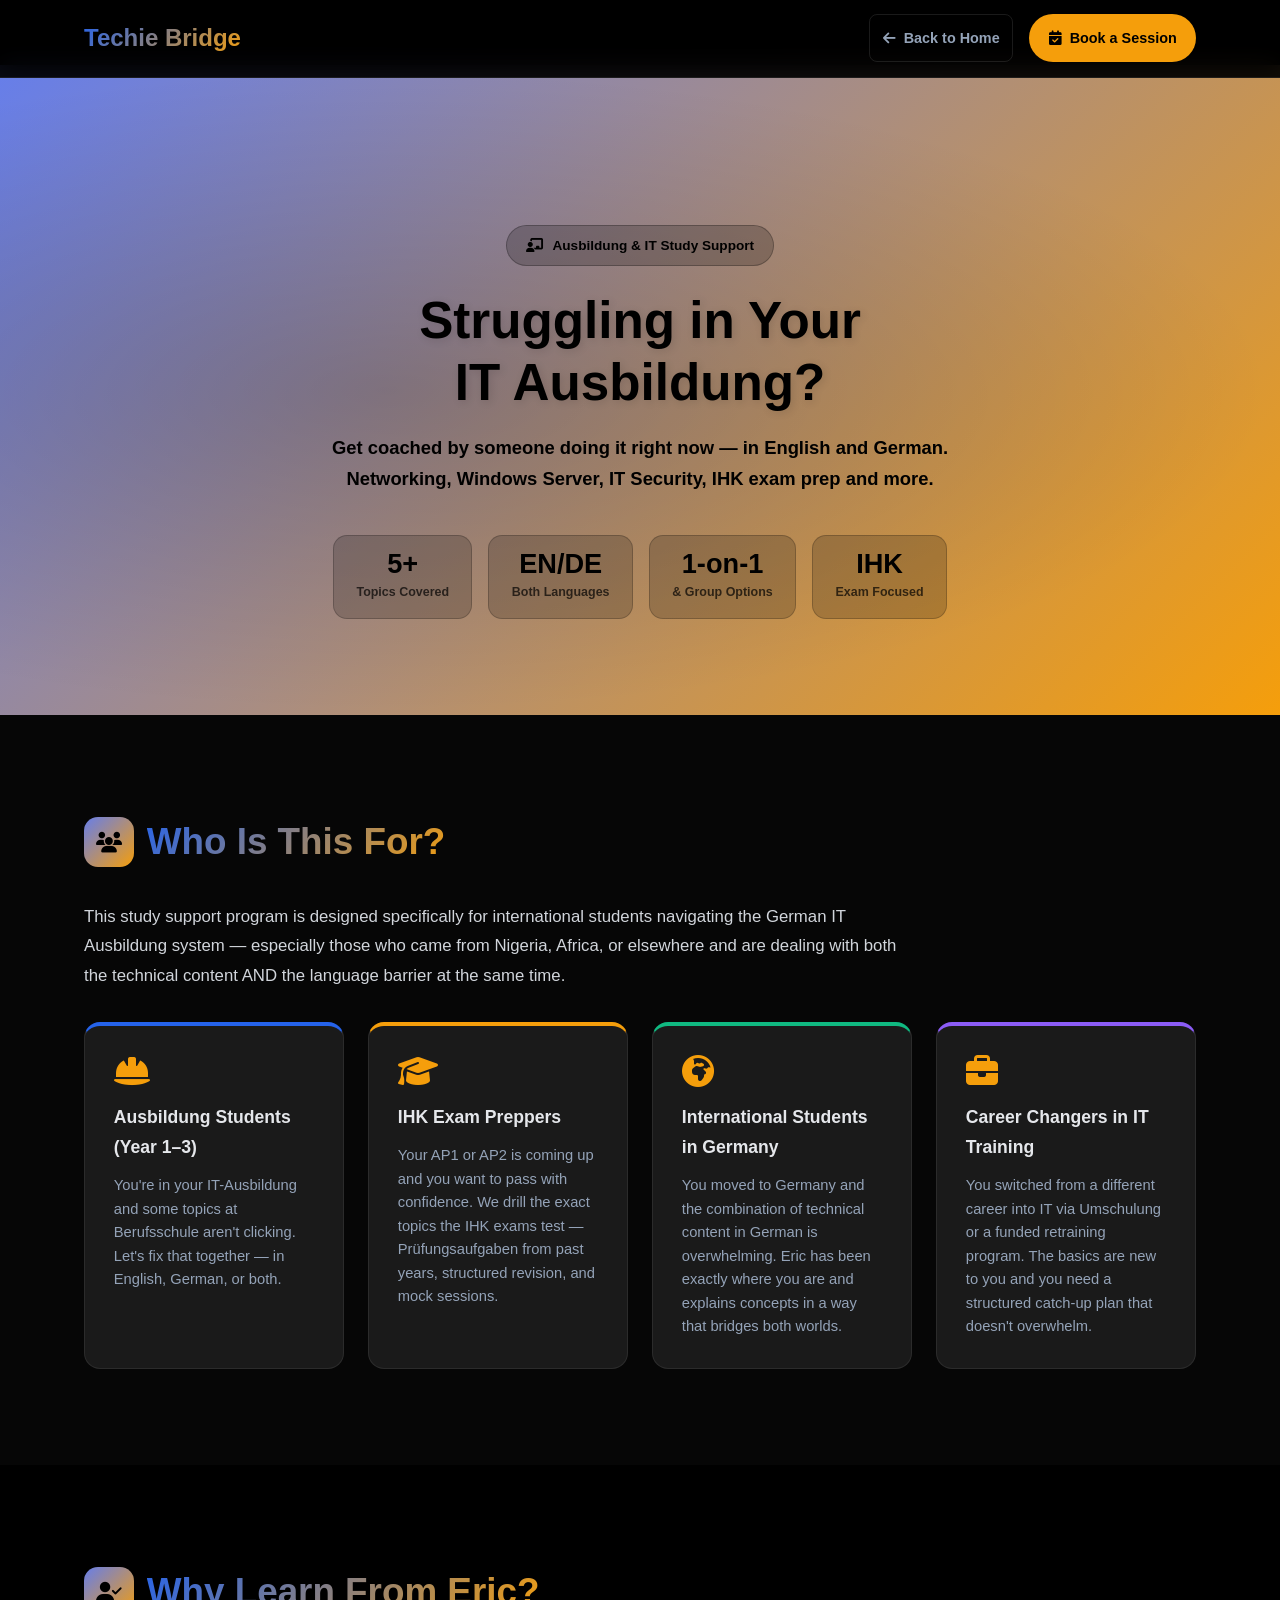
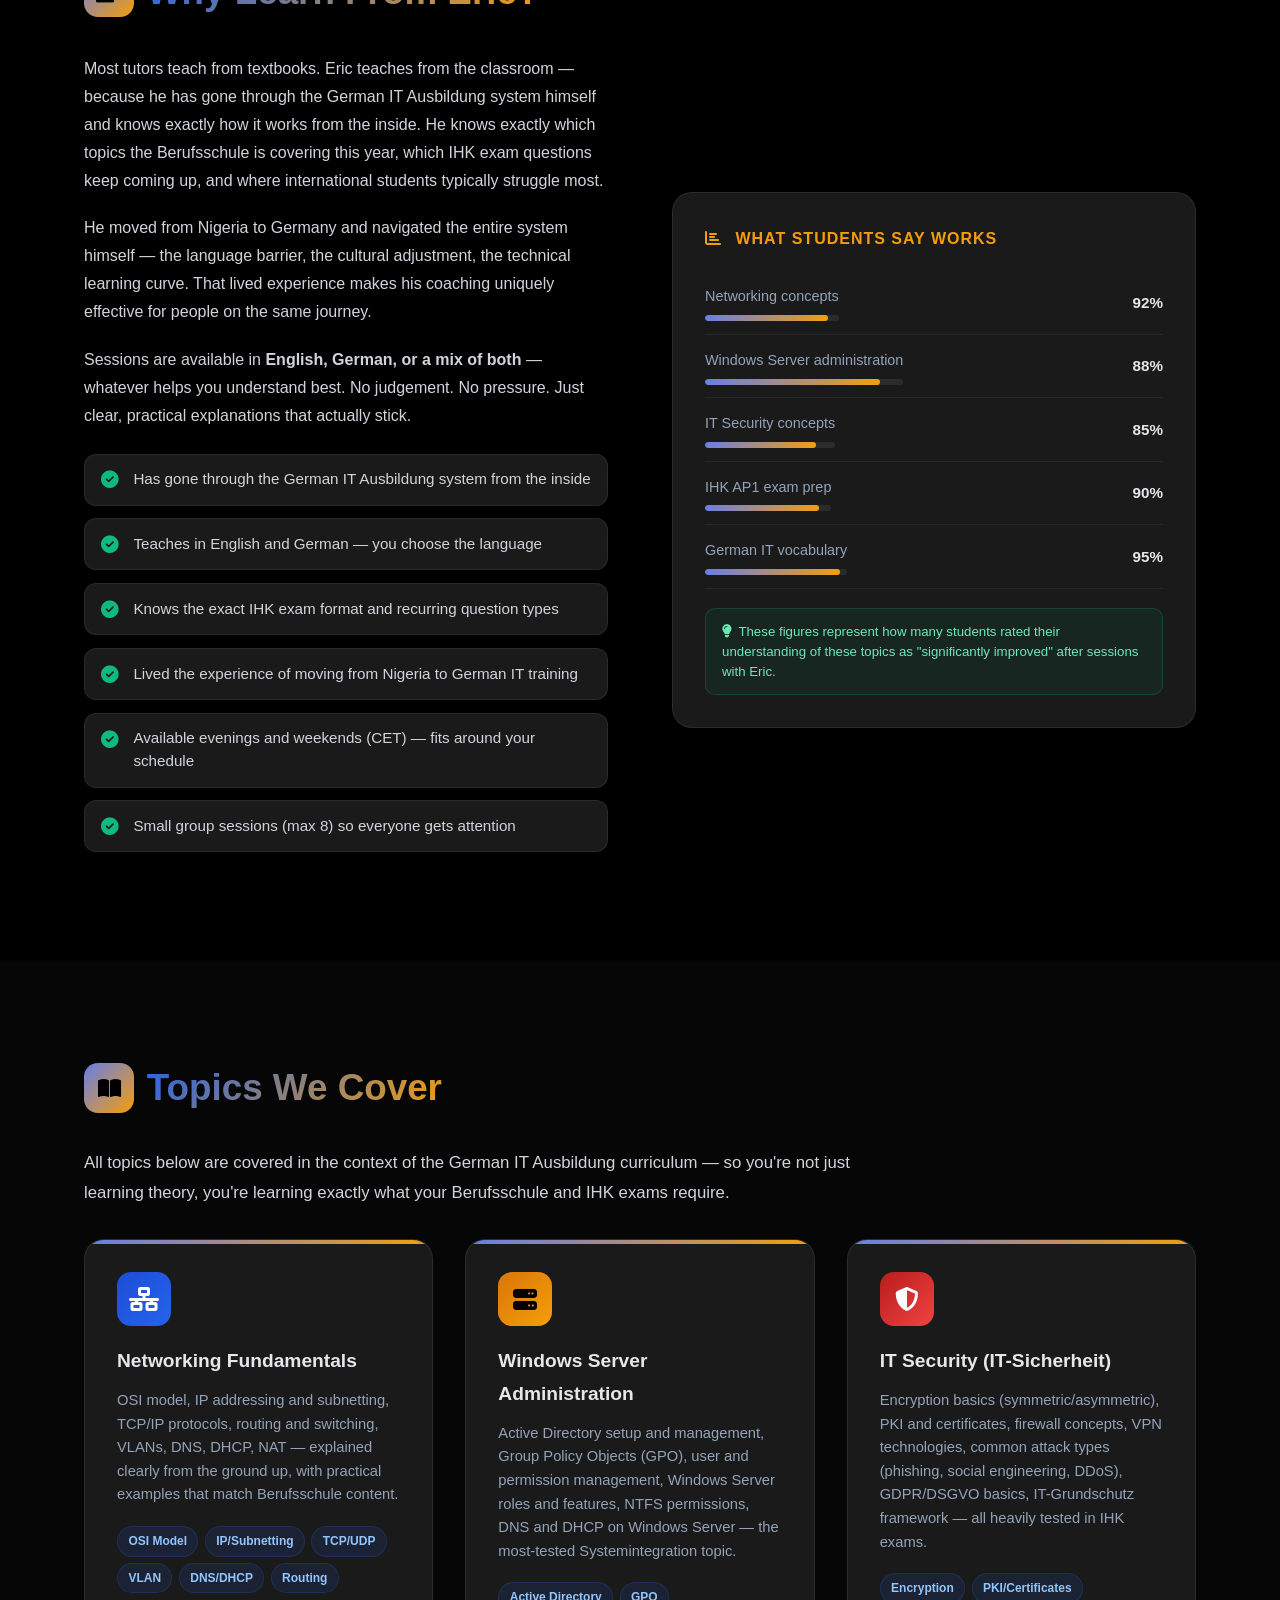
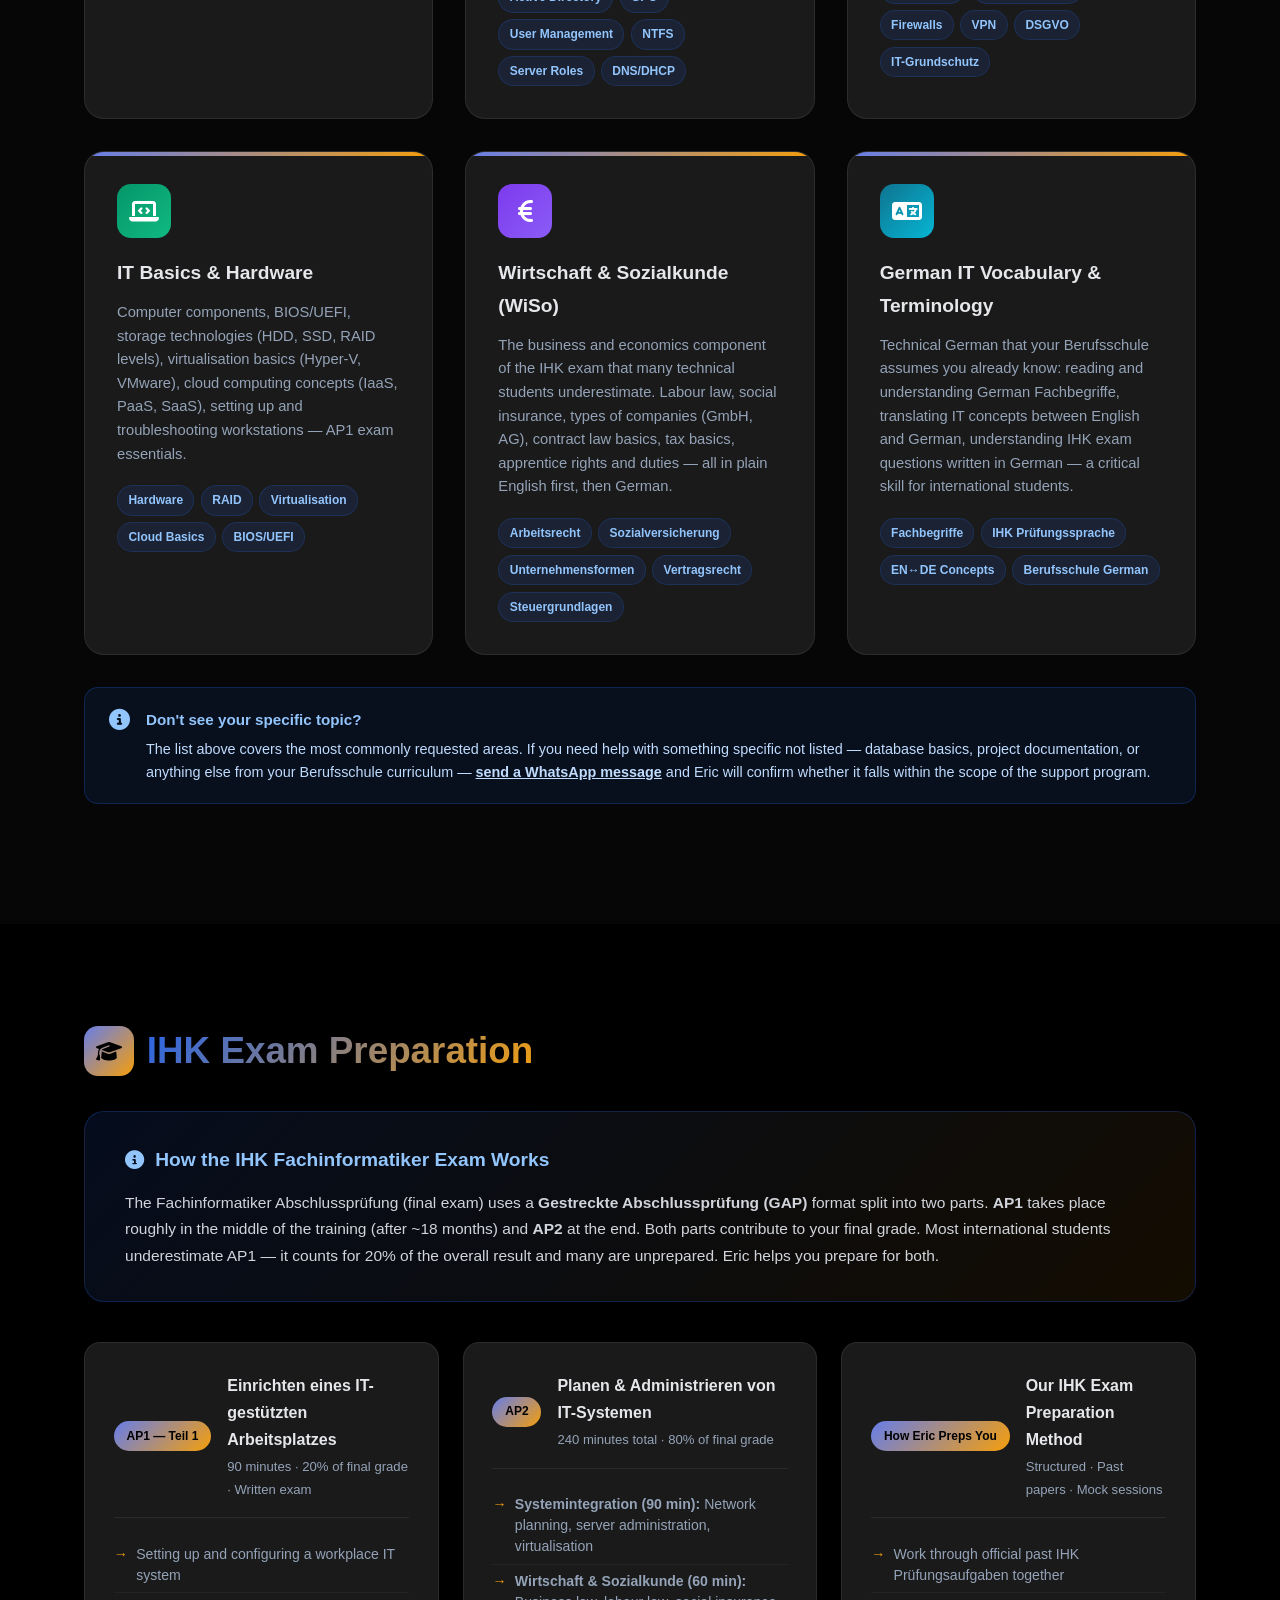
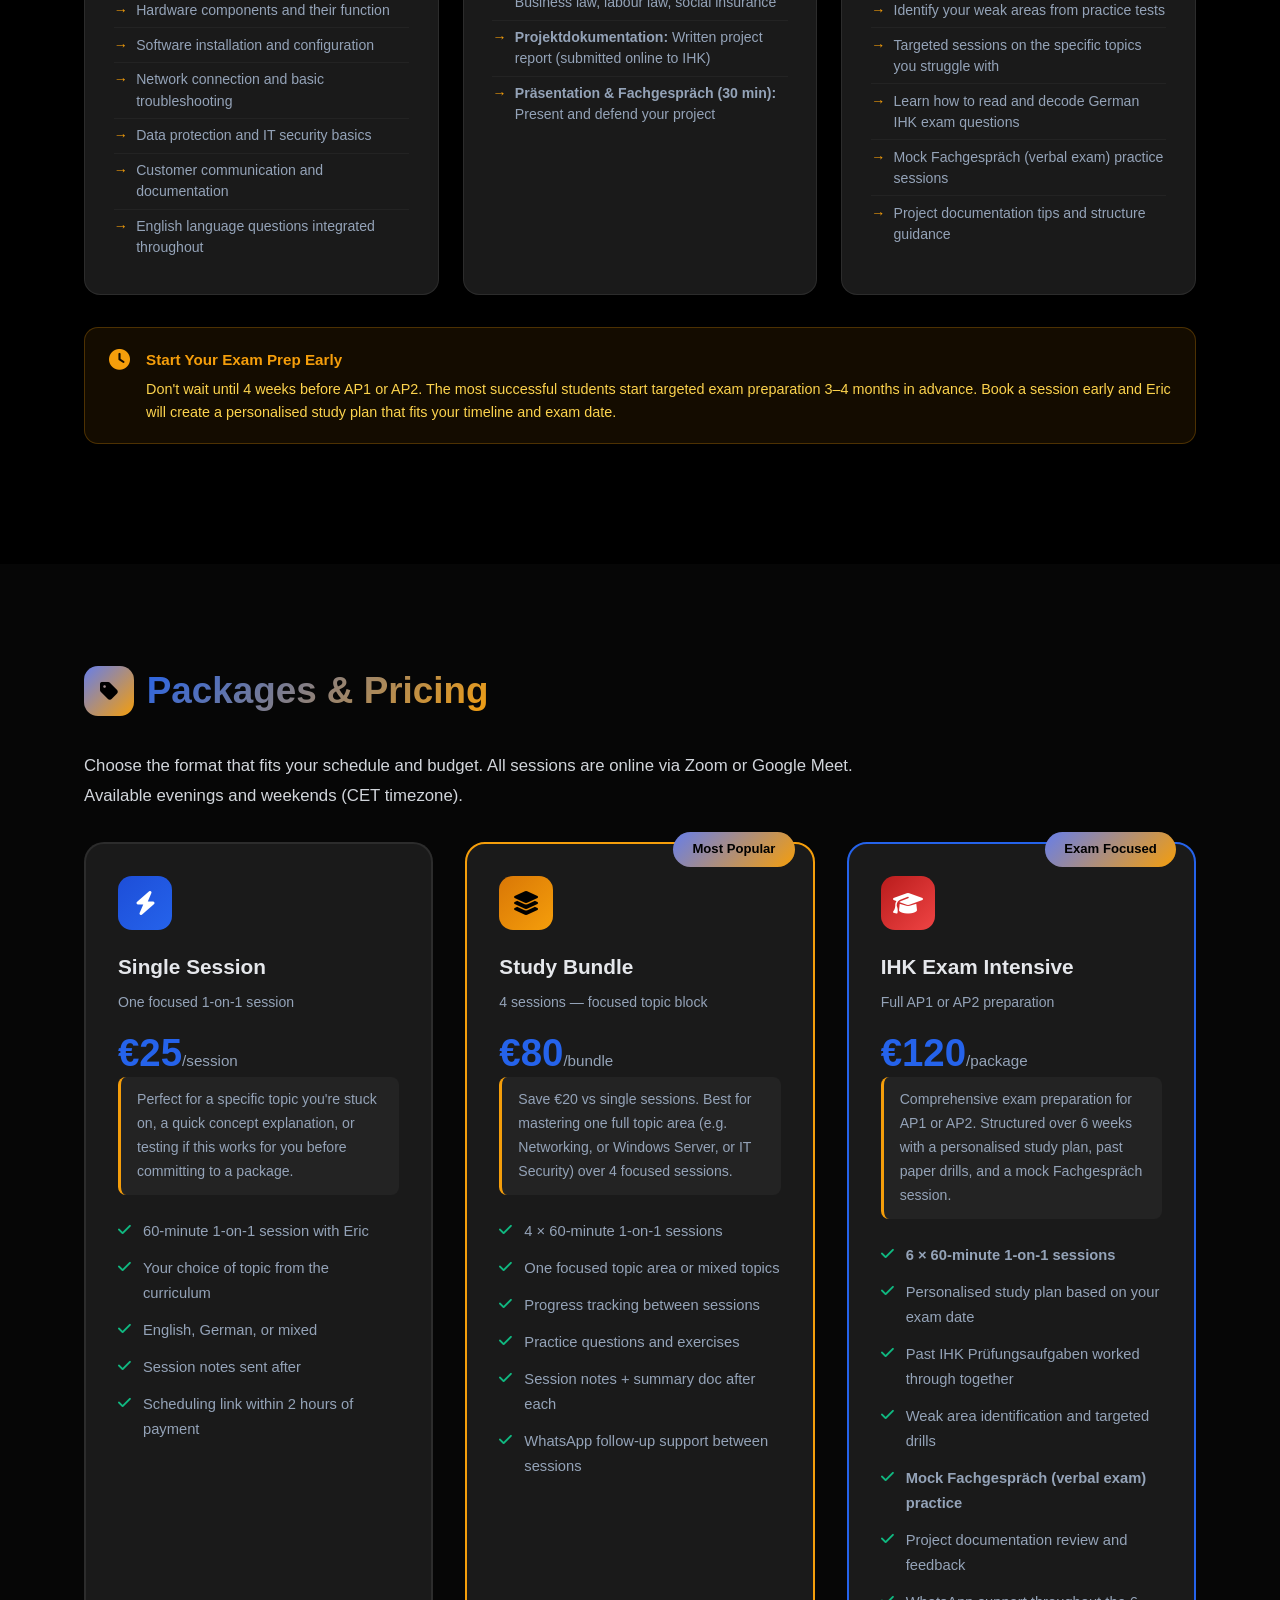
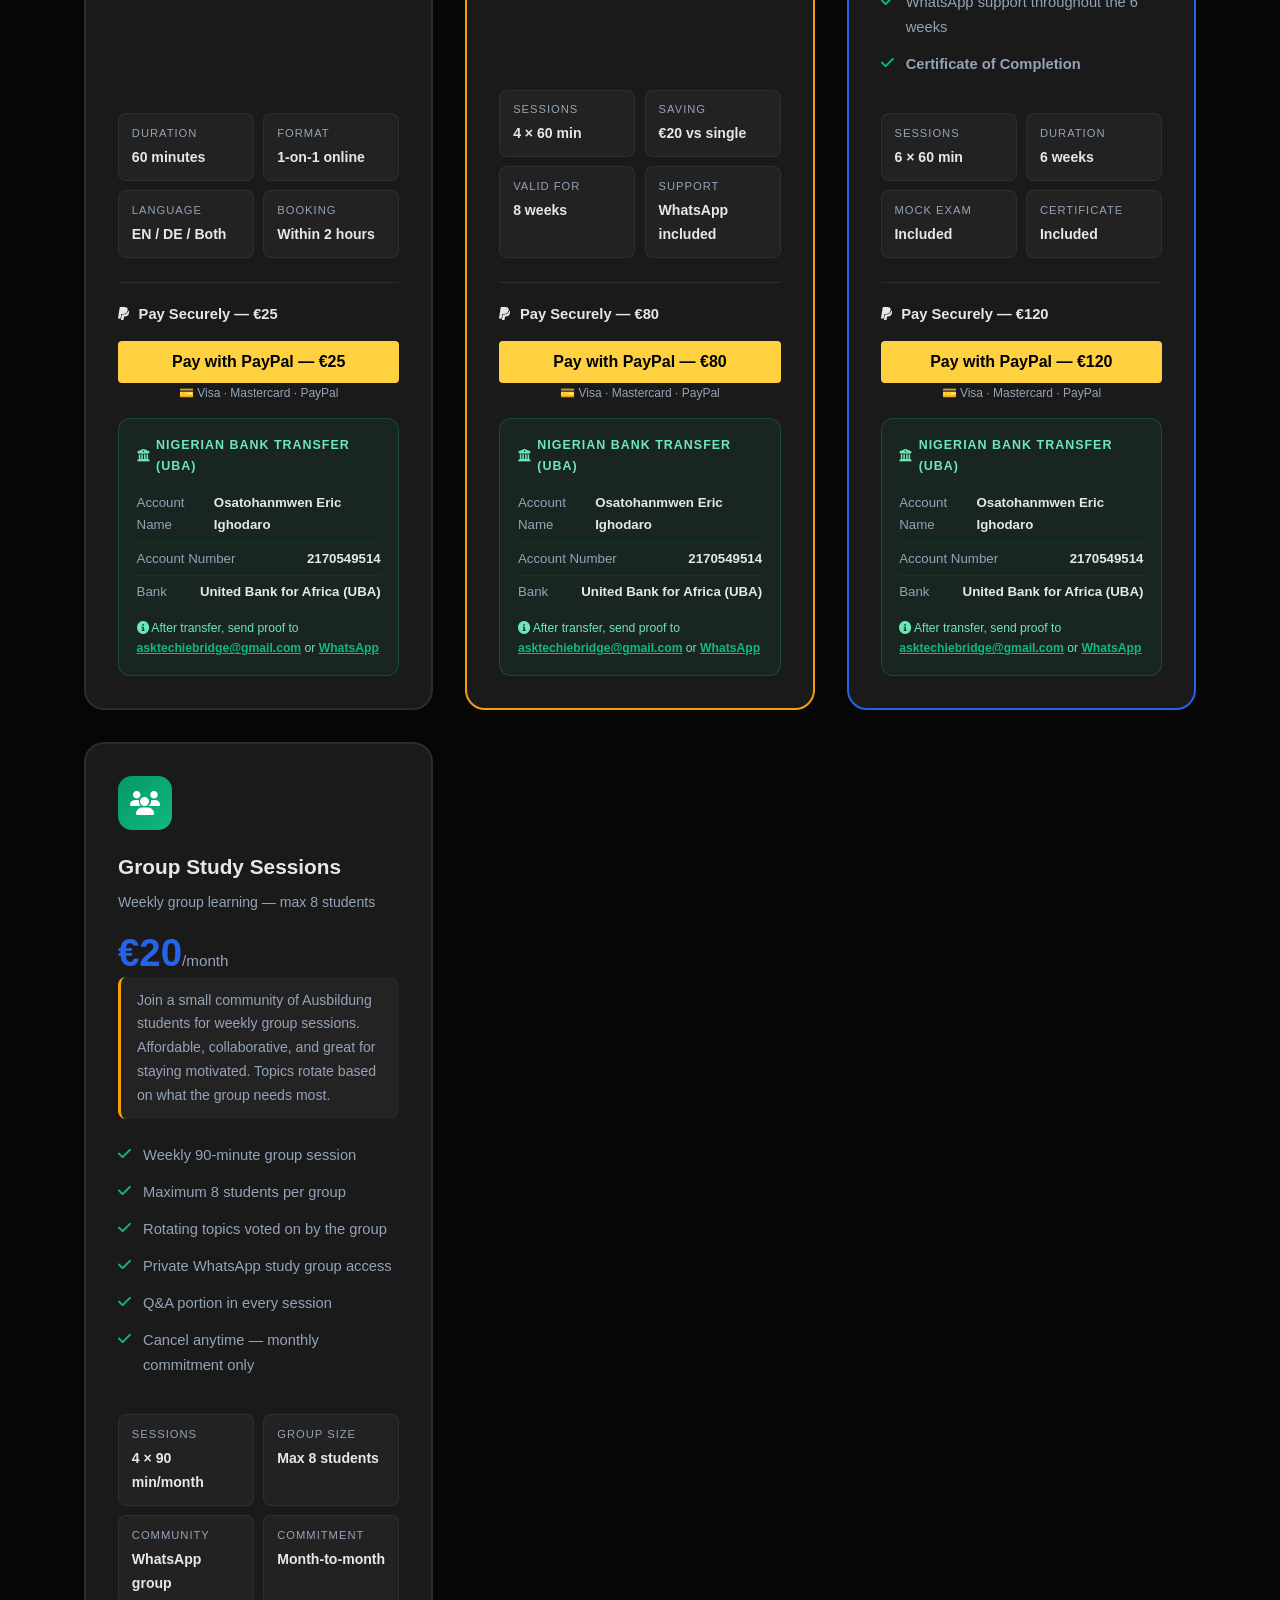
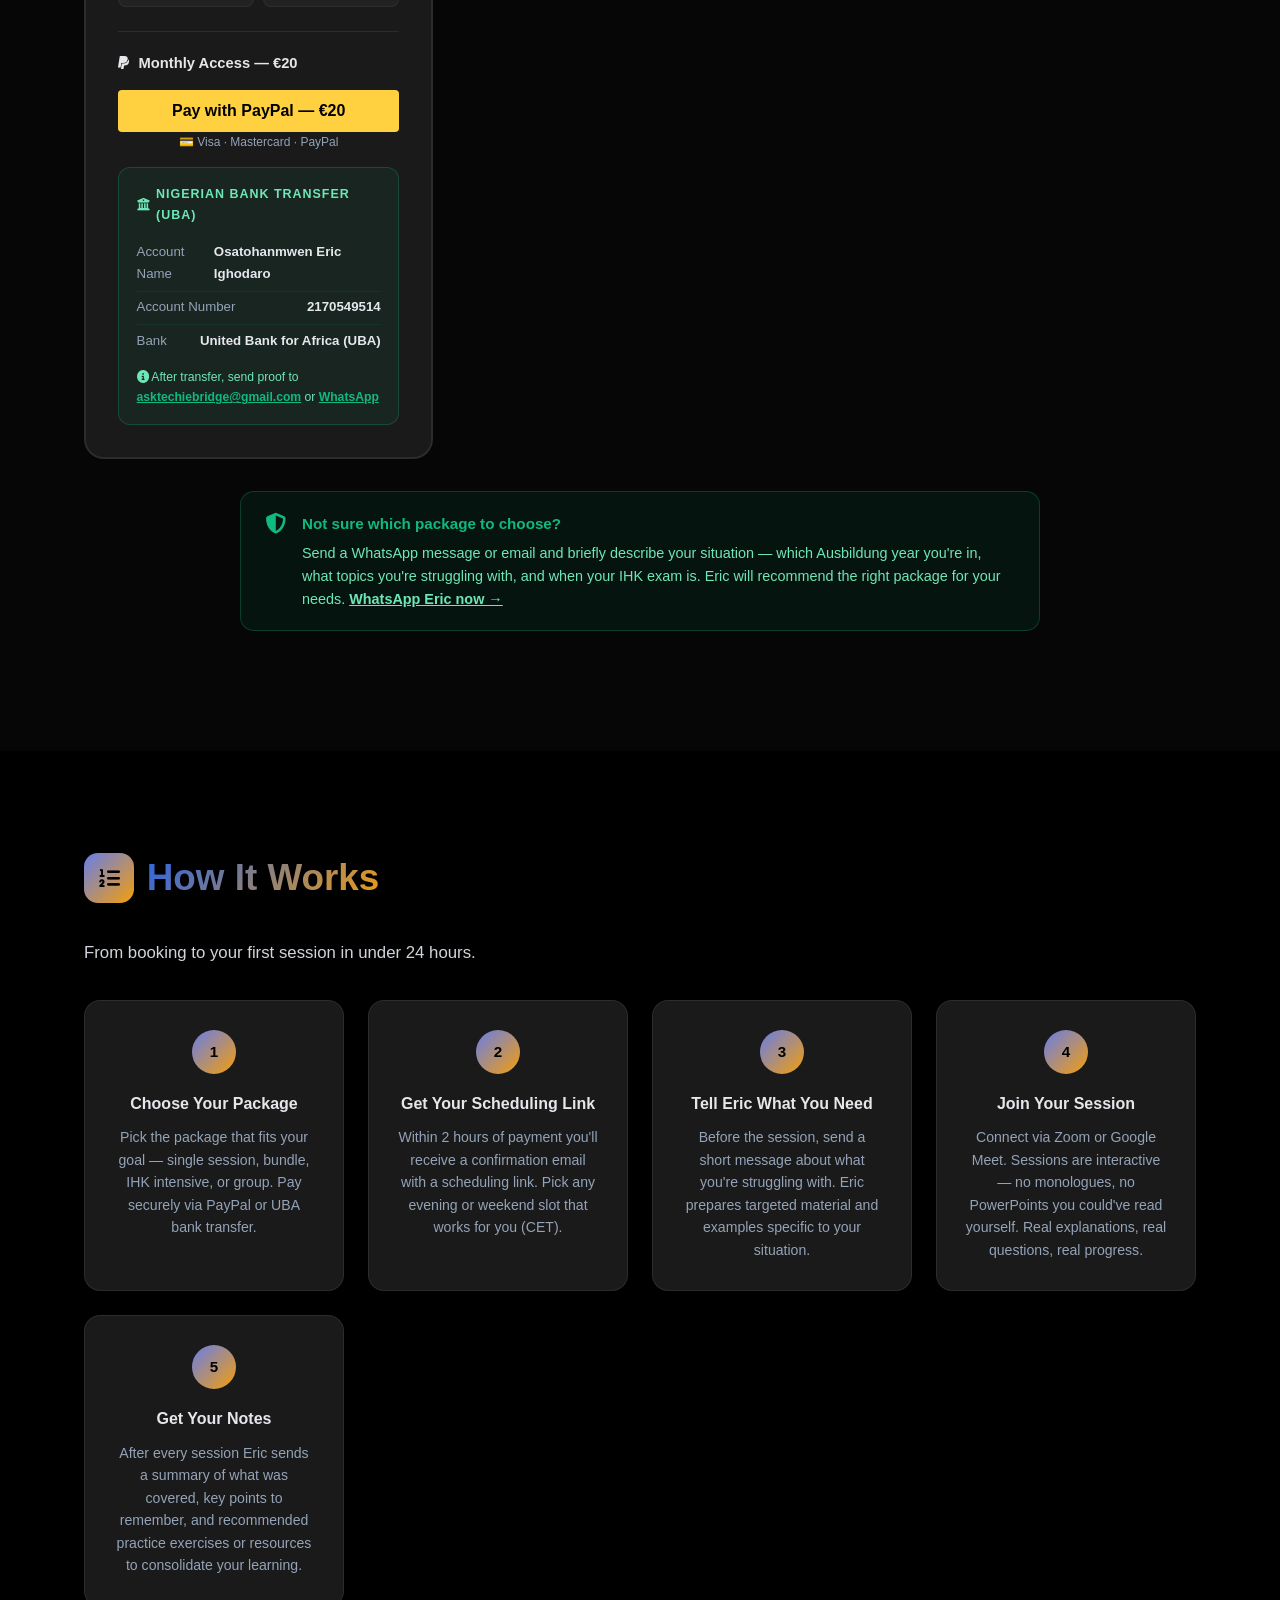
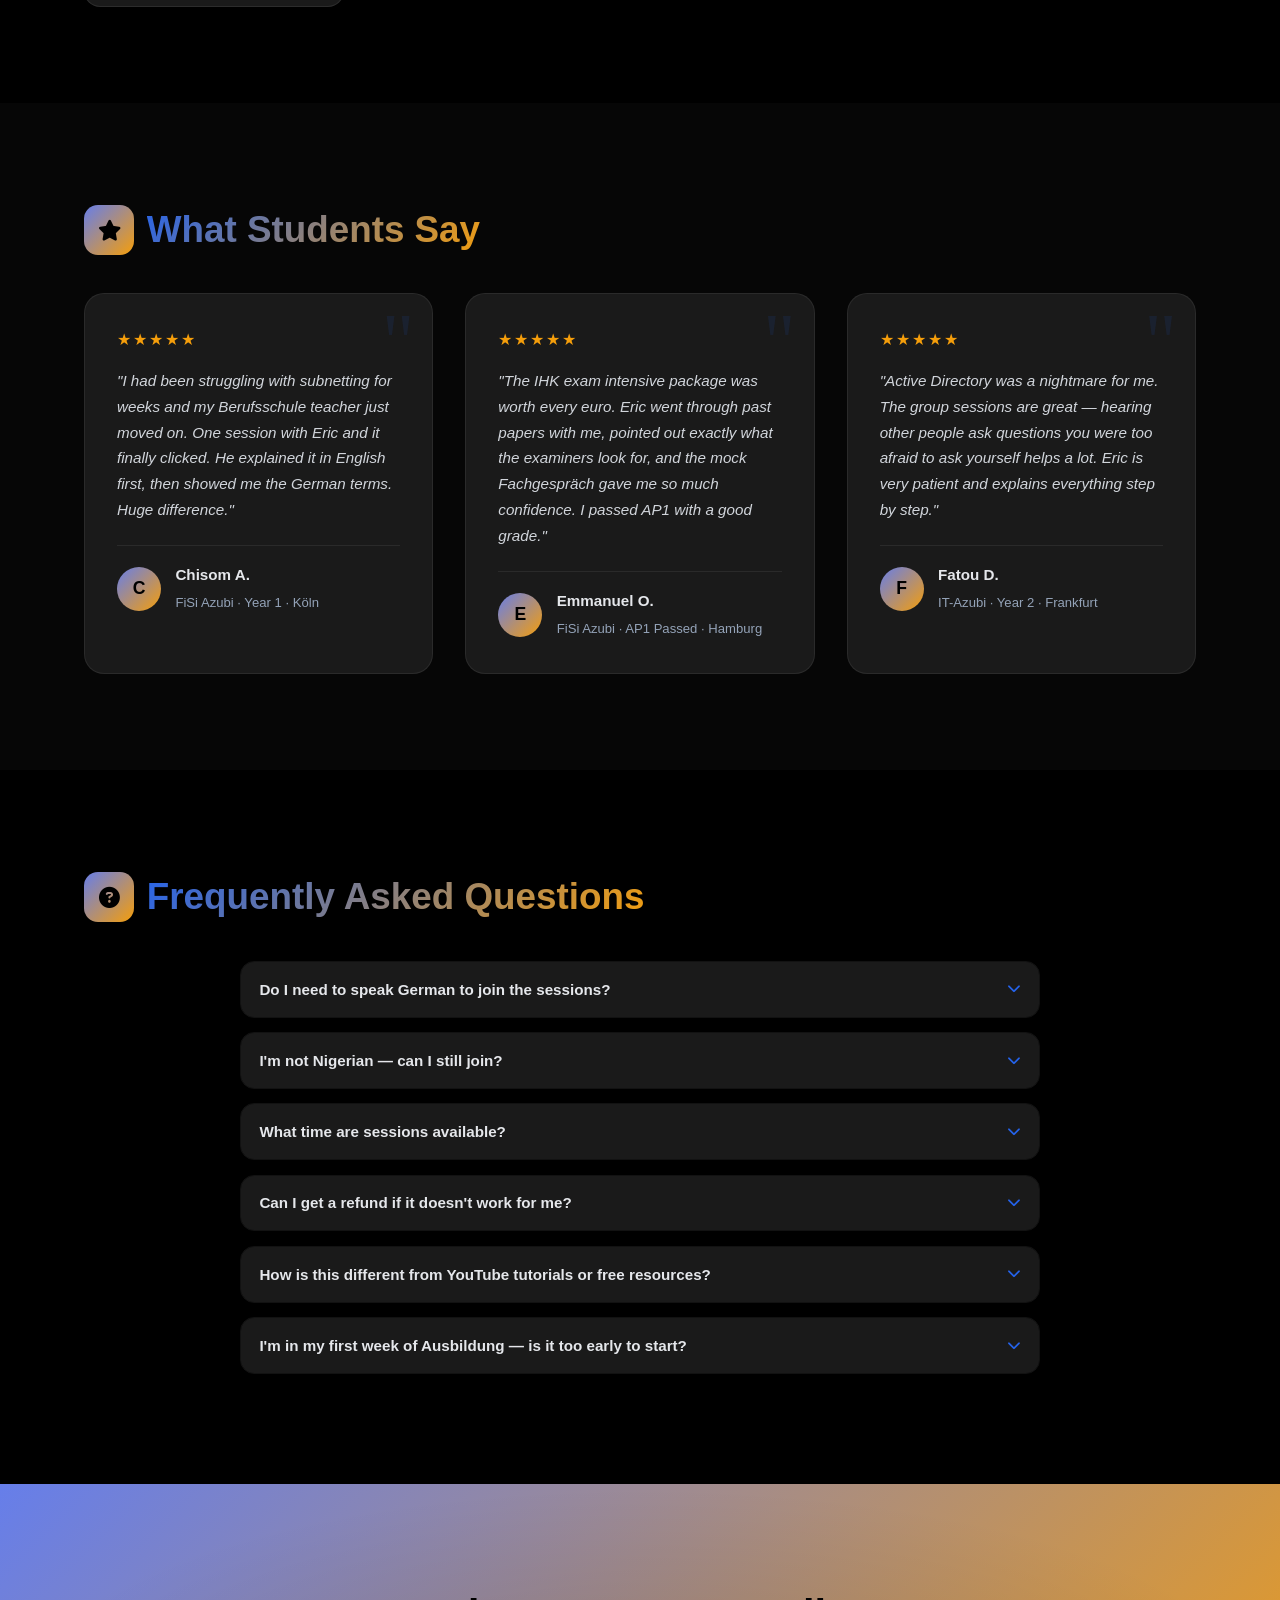
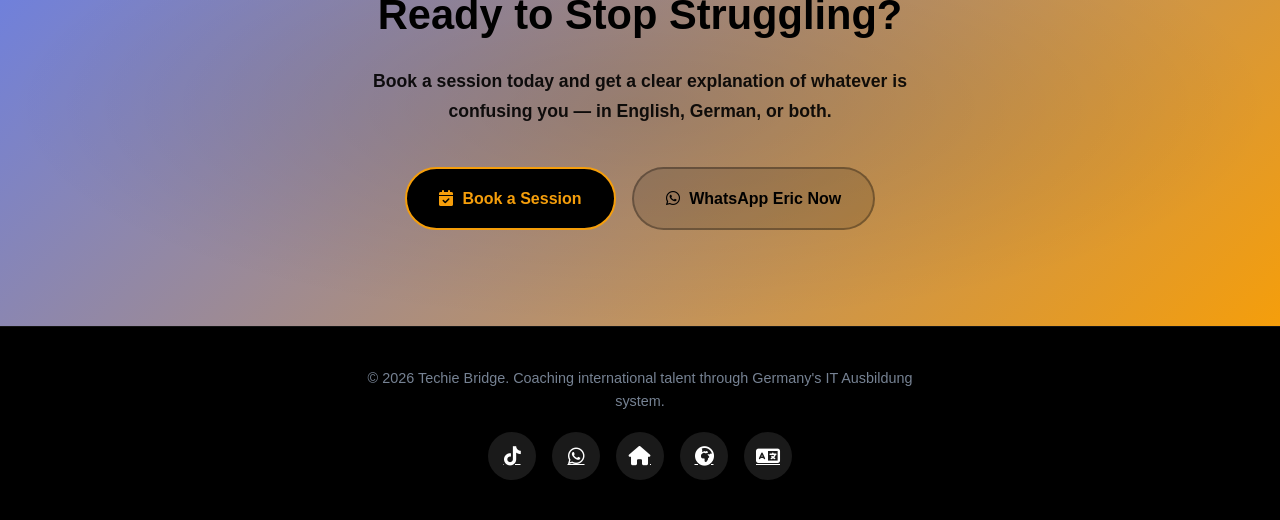
<file: study-support.html>
<!DOCTYPE html>
<html lang="en">
<head>
<meta charset="UTF-8">
<meta name="viewport" content="width=device-width,initial-scale=1.0,maximum-scale=5.0">
<title>Ausbildung Study Support & IT Tutoring | Techie Bridge</title>
<meta name="description" content="Struggling with your IT Ausbildung or Fachinformatiker studies in Germany? Get tutoring from someone who is doing it right now. Networking, Windows Server, IT Security, IHK exam prep — in English and German.">
<meta name="keywords" content="Fachinformatiker tutoring, Ausbildung help, IHK exam preparation, IT Nachhilfe Germany, Systemintegration study help, Windows Server tutoring, networking basics Germany, IT Ausbildung support">
<meta property="og:title" content="IT Ausbildung Study Support | Techie Bridge">
<meta property="og:description" content="Struggling in your IT Ausbildung? Get coached by someone doing it right now. IHK exam prep, networking, Windows Server, IT security — English & German.">
<link rel="stylesheet" href="https://cdnjs.cloudflare.com/ajax/libs/font-awesome/6.4.0/css/all.min.css">
<style>
*,*::before,*::after{margin:0;padding:0;box-sizing:border-box}
:root{
  --primary:#2563eb;--primary-dark:#1d4ed8;
  --secondary:#f59e0b;--secondary-dark:#d97706;
  --accent:#10b981;--danger:#ef4444;
  --text:#d1d5db;--text-muted:#94a3b8;
  --card:#1a1a1a;--card2:#222;
  --grad:linear-gradient(135deg,#667eea 0%,#f59e0b 100%);
  --grad-rev:linear-gradient(135deg,#f59e0b 0%,#667eea 100%);
  --logo-grad:linear-gradient(135deg,#2563eb 0%,#f59e0b 100%);
  --shadow:0 10px 25px rgba(0,0,0,.4);
  --shadow-h:0 20px 40px rgba(37,99,235,.25);
  --ease:all .4s cubic-bezier(.175,.885,.32,1.1);
  --tap:48px;
}
html{scroll-behavior:smooth;font-size:16px}
body{font-family:'Segoe UI',Tahoma,Geneva,Verdana,sans-serif;background:#000;color:var(--text);line-height:1.7;overflow-x:hidden;-webkit-text-size-adjust:100%}
.container{width:90%;max-width:1200px;margin:0 auto;padding:0 20px}
.gt{background:var(--logo-grad);-webkit-background-clip:text;-webkit-text-fill-color:transparent;background-clip:text}

/* ── NAV ── */
nav{background:rgba(0,0,0,.92);backdrop-filter:blur(12px);-webkit-backdrop-filter:blur(12px);position:fixed;top:0;width:100%;z-index:1000;border-bottom:1px solid rgba(255,255,255,.08);transition:var(--ease)}
nav.scrolled{background:rgba(0,0,0,.97);box-shadow:0 6px 30px rgba(37,99,235,.18)}
nav .container{display:flex;justify-content:space-between;align-items:center;padding:.9rem 20px;gap:1rem}
.logo{font-size:1.5rem;font-weight:800;text-decoration:none;background:var(--logo-grad);-webkit-background-clip:text;-webkit-text-fill-color:transparent;background-clip:text;flex-shrink:0;transition:transform .3s}
.logo:hover{transform:scale(1.04)}
.nav-right{display:flex;align-items:center;gap:1rem}
.nav-back{display:inline-flex;align-items:center;gap:.5rem;text-decoration:none;color:var(--text-muted);font-size:.9rem;font-weight:600;transition:var(--ease);min-height:var(--tap);padding:.4rem .8rem;border-radius:8px;border:1px solid rgba(255,255,255,.1)}
.nav-back:hover{color:var(--secondary);border-color:var(--secondary)}
.nav-cta{display:inline-flex;align-items:center;gap:.5rem;text-decoration:none;background:var(--secondary);color:#000;font-weight:700;font-size:.9rem;padding:.5rem 1.2rem;border-radius:50px;min-height:var(--tap);transition:var(--ease);white-space:nowrap}
.nav-cta:hover{background:var(--secondary-dark);transform:translateY(-2px)}
.menu-toggle{display:none;background:var(--grad);border:none;width:var(--tap);height:var(--tap);border-radius:12px;font-size:1.2rem;cursor:pointer;color:#fff;align-items:center;justify-content:center;flex-shrink:0;transition:var(--ease)}
.menu-toggle.active{background:var(--grad-rev);transform:rotate(90deg)}
.mob-nav{display:none;flex-direction:column;position:absolute;top:100%;left:0;right:0;background:rgba(0,0,0,.98);padding:.5rem 0;border-top:1px solid rgba(255,255,255,.08);box-shadow:0 20px 40px rgba(0,0,0,.6)}
.mob-nav.active{display:flex}
.mob-nav a{display:flex;align-items:center;padding:.9rem 1.4rem;color:var(--text-muted);text-decoration:none;font-weight:600;font-size:1rem;border-bottom:1px solid rgba(255,255,255,.05);min-height:var(--tap);transition:background .2s}
.mob-nav a:hover{background:rgba(37,99,235,.14);color:var(--secondary)}
.mob-nav a:last-child{border-bottom:none}

/* ── HERO ── */
.page-hero{background:var(--grad);text-align:center;padding:10rem 0 6rem;margin-top:65px;position:relative;overflow:hidden}
.page-hero::before{content:'';position:absolute;inset:0;background:radial-gradient(ellipse at 30% 50%,rgba(0,0,0,.18) 0%,transparent 70%)}
.page-hero .container{position:relative;z-index:2}
.hero-badge{display:inline-flex;align-items:center;gap:.6rem;background:rgba(0,0,0,.2);border:1px solid rgba(0,0,0,.25);border-radius:50px;padding:.5rem 1.2rem;font-size:.85rem;font-weight:700;color:#000;margin-bottom:1.5rem}
.page-hero h1{font-size:3.2rem;font-weight:800;color:#000;line-height:1.2;margin-bottom:1.2rem;text-shadow:2px 2px 8px rgba(0,0,0,.12);animation:fadeUp 1s ease both}
.page-hero p{font-size:1.15rem;color:#000;font-weight:600;max-width:680px;margin:0 auto 2.5rem;opacity:.9;animation:fadeUp 1s .2s ease both}
.hero-cards{display:flex;gap:1rem;justify-content:center;flex-wrap:wrap;animation:fadeUp 1s .35s ease both}
.hcard{background:rgba(0,0,0,.18);backdrop-filter:blur(8px);border-radius:14px;padding:.9rem 1.4rem;text-align:center;border:1px solid rgba(0,0,0,.2);min-width:130px}
.hcard-num{font-size:1.7rem;font-weight:800;color:#000;line-height:1}
.hcard-lbl{font-size:.78rem;color:rgba(0,0,0,.7);font-weight:600;margin-top:.3rem}
@keyframes fadeUp{from{opacity:0;transform:translateY(26px)}to{opacity:1;transform:translateY(0)}}

/* ── WHO IS THIS FOR ── */
.who-section{padding:6rem 0;background:#060606}
.sh2{font-size:2.3rem;font-weight:800;display:flex;align-items:center;gap:.8rem;margin-bottom:1.8rem;flex-wrap:wrap}
.sh2 .icon-badge{width:50px;height:50px;border-radius:14px;background:var(--grad);display:inline-flex;align-items:center;justify-content:center;font-size:1.3rem;color:#000;flex-shrink:0}
.lead-p{font-size:1.05rem;color:var(--text);line-height:1.75;margin-bottom:1.5rem;max-width:820px}
.who-grid{display:grid;grid-template-columns:repeat(auto-fit,minmax(260px,1fr));gap:1.5rem;margin-top:2rem}
.who-card{background:var(--card);border-radius:16px;padding:1.8rem;border:1px solid rgba(255,255,255,.08);border-top:4px solid var(--primary);transition:var(--ease)}
.who-card:nth-child(2){border-top-color:var(--secondary)}
.who-card:nth-child(3){border-top-color:var(--accent)}
.who-card:nth-child(4){border-top-color:#8b5cf6}
.who-card:hover{transform:translateY(-8px);background:var(--card2);box-shadow:var(--shadow-h)}
.who-card i{font-size:2rem;color:var(--secondary);margin-bottom:1rem;display:block;-webkit-text-fill-color:var(--secondary)}
.who-card h3{color:#e5e7eb;font-size:1.1rem;font-weight:700;margin-bottom:.7rem}
.who-card p{color:var(--text-muted);font-size:.92rem;line-height:1.6}

/* ── WHY ERIC ── */
.why-section{padding:6rem 0;background:#000}
.why-grid{display:grid;grid-template-columns:1fr 1fr;gap:4rem;align-items:center;margin-top:2rem}
.why-text p{color:var(--text);font-size:1rem;line-height:1.75;margin-bottom:1.2rem}
.why-points{list-style:none;margin-top:1.5rem}
.why-points li{display:flex;align-items:flex-start;gap:.9rem;padding:.85rem 1rem;background:var(--card);border-radius:12px;margin-bottom:.8rem;border:1px solid rgba(255,255,255,.07);transition:var(--ease)}
.why-points li:hover{transform:translateX(8px);background:var(--card2)}
.why-points li i{color:var(--accent);font-size:1.1rem;margin-top:.2rem;flex-shrink:0}
.why-points li span{color:var(--text);font-size:.95rem;line-height:1.5}
.why-visual{background:var(--card);border-radius:20px;padding:2rem;border:1px solid rgba(255,255,255,.08)}
.why-visual h4{color:var(--secondary);font-size:1rem;font-weight:700;text-transform:uppercase;letter-spacing:1px;margin-bottom:1.2rem}
.stat-row{display:flex;justify-content:space-between;align-items:center;padding:.8rem 0;border-bottom:1px solid rgba(255,255,255,.06)}
.stat-row:last-child{border-bottom:none}
.stat-label{color:var(--text-muted);font-size:.9rem}
.stat-val{font-weight:700;color:#e5e7eb;font-size:.95rem}
.stat-bar{height:6px;border-radius:10px;background:rgba(255,255,255,.08);margin-top:.4rem;overflow:hidden}
.stat-fill{height:100%;border-radius:10px;background:var(--grad)}

/* ── TOPICS ── */
.topics-section{padding:6rem 0;background:#060606}
.topics-grid{display:grid;grid-template-columns:repeat(auto-fit,minmax(300px,1fr));gap:2rem;margin-top:2rem}
.topic-card{background:var(--card);border-radius:20px;padding:2rem;border:1px solid rgba(255,255,255,.08);transition:var(--ease);position:relative;overflow:hidden}
.topic-card::before{content:'';position:absolute;top:0;left:0;right:0;height:4px;background:var(--grad)}
.topic-card:hover{transform:translateY(-8px);background:var(--card2);box-shadow:var(--shadow-h)}
.topic-icon{width:54px;height:54px;border-radius:14px;display:flex;align-items:center;justify-content:center;font-size:1.5rem;margin-bottom:1.2rem;flex-shrink:0;color:#fff}
.topic-icon i{color:#fff}
.ti-blue{background:linear-gradient(135deg,#1d4ed8,#2563eb)}
.ti-gold{background:linear-gradient(135deg,#d97706,#f59e0b)}
.ti-green{background:linear-gradient(135deg,#059669,#10b981)}
.ti-purple{background:linear-gradient(135deg,#7c3aed,#8b5cf6)}
.ti-red{background:linear-gradient(135deg,#b91c1c,#ef4444)}
.ti-cyan{background:linear-gradient(135deg,#0e7490,#06b6d4)}
.topic-card h3{color:#e5e7eb;font-size:1.2rem;font-weight:700;margin-bottom:.7rem}
.topic-card p{color:var(--text-muted);font-size:.92rem;line-height:1.6;margin-bottom:1.2rem}
.topic-tags{display:flex;flex-wrap:wrap;gap:.4rem}
.ttag{font-size:.75rem;font-weight:600;padding:.25rem .65rem;border-radius:20px;background:rgba(37,99,235,.12);color:#93c5fd;border:1px solid rgba(37,99,235,.2)}

/* ── IHK EXAM ── */
.ihk-section{padding:6rem 0;background:#000}
.ihk-intro{background:linear-gradient(135deg,rgba(37,99,235,.12),rgba(245,158,11,.08));border:1px solid rgba(37,99,235,.25);border-radius:20px;padding:2rem 2.5rem;margin-bottom:2.5rem}
.ihk-intro h3{color:#93c5fd;font-size:1.2rem;font-weight:700;margin-bottom:.8rem;display:flex;align-items:center;gap:.7rem}
.ihk-intro p{color:var(--text);font-size:.97rem;line-height:1.7}
.ihk-grid{display:grid;grid-template-columns:repeat(auto-fit,minmax(280px,1fr));gap:1.5rem}
.ihk-card{background:var(--card);border-radius:16px;padding:1.8rem;border:1px solid rgba(255,255,255,.08)}
.ihk-card-top{display:flex;align-items:center;gap:1rem;margin-bottom:1.2rem;padding-bottom:1rem;border-bottom:1px solid rgba(255,255,255,.07)}
.ihk-badge{background:var(--grad);color:#000;font-size:.75rem;font-weight:800;padding:.3rem .8rem;border-radius:20px;white-space:nowrap}
.ihk-card h4{color:#e5e7eb;font-size:1rem;font-weight:700}
.ihk-card .ihk-meta{font-size:.82rem;color:var(--text-muted);margin-top:.2rem}
.ihk-list{list-style:none}
.ihk-list li{padding:.4rem 0 .4rem 1.4rem;position:relative;font-size:.88rem;color:var(--text-muted);line-height:1.5;border-bottom:1px solid rgba(255,255,255,.04)}
.ihk-list li:last-child{border-bottom:none}
.ihk-list li::before{content:'→';position:absolute;left:0;color:var(--secondary);font-weight:700}

/* ── PACKAGES ── */
.packages-section{padding:6rem 0;background:#060606}
.packages-grid{display:grid;grid-template-columns:repeat(auto-fit,minmax(280px,1fr));gap:2rem;margin-top:2rem}
.pkg-card{background:var(--card);border-radius:20px;padding:2rem;border:2px solid rgba(255,255,255,.08);transition:var(--ease);position:relative;display:flex;flex-direction:column}
.pkg-card:hover{transform:translateY(-10px);background:var(--card2);box-shadow:var(--shadow-h)}
.pkg-card.popular{border-color:var(--secondary);transform:scale(1.03)}
.pkg-card.popular:hover{transform:scale(1.03) translateY(-10px)}
.pkg-card.premium{border-color:var(--primary)}
.pkg-badge{position:absolute;top:-12px;right:18px;background:var(--grad);color:#000;padding:.4rem 1.2rem;border-radius:20px;font-size:.82rem;font-weight:700;white-space:nowrap}
.pkg-icon{width:54px;height:54px;border-radius:14px;display:flex;align-items:center;justify-content:center;font-size:1.5rem;margin-bottom:1.2rem;color:#fff}
.pkg-icon i{color:#fff}
.pkg-card h3{color:#e5e7eb;font-size:1.3rem;font-weight:700;margin-bottom:.4rem}
.pkg-subtitle{color:var(--text-muted);font-size:.88rem;margin-bottom:1.2rem}
.pkg-price{font-size:2.4rem;font-weight:800;color:var(--primary);margin-bottom:.3rem;line-height:1}
.pkg-price span{font-size:.95rem;color:var(--text-muted);font-weight:400}
.pkg-desc{color:var(--text-muted);font-size:.88rem;margin-bottom:1.5rem;padding:.7rem 1rem;background:rgba(255,255,255,.04);border-radius:8px;border-left:3px solid var(--secondary)}
.pkg-features{list-style:none;margin-bottom:1.5rem;flex:1}
.pkg-features li{display:flex;align-items:flex-start;gap:.75rem;margin-bottom:.75rem;font-size:.92rem;color:var(--text-muted)}
.pkg-features li i{color:var(--accent);margin-top:.25rem;flex-shrink:0}
.pkg-meta{display:grid;grid-template-columns:1fr 1fr;gap:.6rem;margin-bottom:1.5rem}
.pm-item{background:rgba(255,255,255,.04);border-radius:8px;padding:.6rem .8rem;border:1px solid rgba(255,255,255,.06)}
.pm-label{font-size:.7rem;text-transform:uppercase;letter-spacing:1px;color:var(--text-muted);margin-bottom:.2rem}
.pm-value{font-size:.88rem;font-weight:600;color:#e5e7eb}

/* payment section */
.pay-section{border-top:1px solid rgba(255,255,255,.08);padding-top:1.2rem;margin-top:auto}
.pay-section h5{color:#e5e7eb;font-size:.92rem;font-weight:700;margin-bottom:.9rem;display:flex;align-items:center;gap:.6rem}
.pay-btn{display:block;text-align:center;padding:.7rem 1rem;border-radius:10px;font-weight:700;font-size:.9rem;text-decoration:none;transition:var(--ease);margin-bottom:.7rem;cursor:pointer;border:none;width:100%}
.pay-paypal{background:#FFD140;color:#000}
.pay-paypal:hover{background:#f0c400;transform:translateY(-2px)}
.pay-cards{font-size:.75rem;color:var(--text-muted);text-align:center;margin-bottom:.9rem}

/* UBA bank block */
.uba-block{background:rgba(16,185,129,.07);border:1px solid rgba(16,185,129,.25);border-radius:12px;padding:1rem 1.1rem;margin-top:.5rem}
.uba-block .uba-title{font-size:.78rem;font-weight:700;color:#6ee7b7;text-transform:uppercase;letter-spacing:1px;margin-bottom:.6rem;display:flex;align-items:center;gap:.4rem}
.uba-row{display:flex;justify-content:space-between;align-items:center;padding:.3rem 0;border-bottom:1px solid rgba(16,185,129,.1);font-size:.83rem}
.uba-row:last-of-type{border-bottom:none}
.uba-row span:first-child{color:var(--text-muted)}
.uba-row span:last-child{color:#e5e7eb;font-weight:700}
.uba-note{font-size:.76rem;color:#6ee7b7;margin-top:.6rem}
.uba-note a{color:#10b981;font-weight:700;text-decoration:underline}

/* ── HOW IT WORKS ── */
.how-section{padding:6rem 0;background:#000}
.how-grid{display:grid;grid-template-columns:repeat(auto-fit,minmax(220px,1fr));gap:1.5rem;margin-top:2rem}
.how-card{background:var(--card);border-radius:16px;padding:1.8rem;border:1px solid rgba(255,255,255,.08);text-align:center;transition:var(--ease);position:relative}
.how-card:hover{transform:translateY(-8px);background:var(--card2)}
.how-num{width:44px;height:44px;border-radius:50%;background:var(--grad);display:flex;align-items:center;justify-content:center;font-size:.95rem;font-weight:800;color:#000;margin:0 auto 1rem}
.how-card h4{color:#e5e7eb;font-size:1rem;font-weight:700;margin-bottom:.6rem}
.how-card p{color:var(--text-muted);font-size:.88rem;line-height:1.6}
.how-connector{display:none}

/* ── TESTIMONIALS ── */
.test-section{padding:6rem 0;background:#060606}
.test-grid{display:grid;grid-template-columns:repeat(auto-fit,minmax(300px,1fr));gap:2rem;margin-top:2rem}
.test-card{background:var(--card);border-radius:20px;padding:2rem;border:1px solid rgba(255,255,255,.07);transition:var(--ease);position:relative;overflow:hidden}
.test-card::before{content:'"';position:absolute;top:8px;right:18px;font-size:5rem;color:var(--primary);opacity:.1;font-family:Georgia,serif;line-height:1}
.test-card:hover{transform:translateY(-8px);background:var(--card2);border-color:rgba(37,99,235,.3)}
.test-stars{color:var(--secondary);letter-spacing:2px;margin-bottom:.9rem;font-size:1rem}
.test-text{color:var(--text);font-size:.95rem;line-height:1.7;margin-bottom:1.4rem;font-style:italic}
.test-author{display:flex;align-items:center;gap:.9rem;border-top:1px solid rgba(255,255,255,.07);padding-top:1rem}
.test-av{width:44px;height:44px;min-width:44px;border-radius:50%;background:var(--grad);display:flex;align-items:center;justify-content:center;font-size:1.1rem;font-weight:800;color:#000}
.test-info strong{display:block;color:#e5e7eb;font-size:.95rem}
.test-info span{color:var(--text-muted);font-size:.82rem}

/* ── FAQ ── */
.faq-section{padding:6rem 0;background:#000}
.faq-list{max-width:800px;margin:2rem auto 0}
.faq-item{border:1px solid rgba(255,255,255,.07);border-radius:14px;margin-bottom:.9rem;overflow:hidden;transition:border-color .3s}
.faq-item:hover{border-color:rgba(37,99,235,.3)}
.faq-q{width:100%;background:var(--card);border:none;padding:1.05rem 1.15rem;display:flex;justify-content:space-between;align-items:center;gap:1rem;cursor:pointer;color:#e5e7eb;font-size:.95rem;font-weight:600;font-family:inherit;text-align:left;transition:background .25s;min-height:var(--tap);line-height:1.4}
.faq-q:hover{background:var(--card2)}
.faq-q[aria-expanded="true"]{background:var(--card2);color:var(--primary)}
.faq-q i{flex-shrink:0;font-size:.85rem;color:var(--primary);transition:transform .35s}
.faq-q[aria-expanded="true"] i{transform:rotate(180deg);color:var(--secondary)}
.faq-a{background:#0e0e0e;max-height:0;overflow:hidden;transition:max-height .4s ease,padding .3s ease;padding:0 1.15rem}
.faq-a.open{max-height:400px;padding:1.15rem}
.faq-a p{color:var(--text-muted);font-size:.93rem;line-height:1.7;margin:0}
.faq-a a{color:var(--primary);font-weight:600;text-decoration:underline}

/* ── CALLOUT ── */
.callout{border-radius:14px;padding:1.2rem 1.5rem;margin:1.5rem 0;display:flex;gap:1rem;align-items:flex-start}
.callout i{font-size:1.3rem;flex-shrink:0;margin-top:.1rem}
.callout-body h5{font-size:.95rem;font-weight:700;margin-bottom:.3rem}
.callout-body p,.callout-body a{font-size:.9rem;line-height:1.6}
.callout-body a{font-weight:600;text-decoration:underline}
.callout.info{background:rgba(37,99,235,.1);border:1px solid rgba(37,99,235,.25)}
.callout.info i,.callout.info h5{color:#93c5fd}
.callout.info p,.callout.info a{color:#bfdbfe}
.callout.success{background:rgba(16,185,129,.08);border:1px solid rgba(16,185,129,.25)}
.callout.success i,.callout.success h5{color:#10b981}
.callout.success p,.callout.success a{color:#6ee7b7}
.callout.warn{background:rgba(245,158,11,.08);border:1px solid rgba(245,158,11,.25)}
.callout.warn i,.callout.warn h5{color:var(--secondary)}
.callout.warn p,.callout.warn a{color:#fcd34d}

/* ── BOTTOM CTA ── */
.bottom-cta{background:var(--grad);padding:6rem 0;text-align:center;position:relative;overflow:hidden}
.bottom-cta::before{content:'';position:absolute;inset:0;background:radial-gradient(ellipse at 50% 50%,rgba(0,0,0,.12) 0%,transparent 70%)}
.bottom-cta .container{position:relative;z-index:2}
.bottom-cta h2{font-size:2.6rem;font-weight:800;color:#000;margin-bottom:1rem}
.bottom-cta p{font-size:1.1rem;color:#000;font-weight:600;opacity:.9;max-width:580px;margin:0 auto 2.5rem}
.cta-btn-group{display:flex;gap:1rem;justify-content:center;flex-wrap:wrap}
.btn-dark{display:inline-flex;align-items:center;gap:.6rem;background:#000;color:var(--secondary);padding:1rem 2rem;border-radius:50px;text-decoration:none;font-weight:700;font-size:1rem;border:2px solid var(--secondary);transition:var(--ease);min-height:var(--tap)}
.btn-dark:hover{background:var(--secondary);color:#000;transform:translateY(-3px)}
.btn-white{display:inline-flex;align-items:center;gap:.6rem;background:rgba(0,0,0,.12);color:#000;padding:1rem 2rem;border-radius:50px;text-decoration:none;font-weight:700;font-size:1rem;border:2px solid rgba(0,0,0,.3);transition:var(--ease);min-height:var(--tap)}
.btn-white:hover{background:rgba(0,0,0,.25);transform:translateY(-3px)}

/* ── FOOTER ── */
footer{background:#000;padding:2.5rem 0;text-align:center;border-top:1px solid rgba(255,255,255,.08)}
footer .container{display:flex;flex-direction:column;align-items:center;gap:1.2rem}
footer p{color:var(--text-muted);font-size:.9rem;opacity:.8;max-width:560px;line-height:1.6}
.soc{display:flex;gap:1rem;flex-wrap:wrap;justify-content:center}
.soc a{display:inline-flex;align-items:center;justify-content:center;width:var(--tap);height:var(--tap);background:rgba(255,255,255,.1);color:#fff;font-size:1.2rem;border-radius:50%;border:2px solid transparent;transition:var(--ease)}
.soc a:hover{background:var(--grad);transform:translateY(-4px);border-color:#fff}

/* ── RESPONSIVE ── */
@media(max-width:992px){
  .why-grid{grid-template-columns:1fr;gap:2.5rem}
}
@media(max-width:768px){
  .mob-nav{display:none;flex-direction:column;position:absolute;top:100%;left:0;right:0}
  .mob-nav.active{display:flex}
  .nav-back,.nav-cta{display:none}
  .menu-toggle{display:flex}
  .page-hero{padding:8.5rem 0 5rem}
  .page-hero h1{font-size:2rem}
  .page-hero p{font-size:1rem}
  .who-section,.why-section,.topics-section,.ihk-section,.packages-section,.how-section,.test-section,.faq-section{padding:4.5rem 0}
  .sh2{font-size:1.7rem}
  .packages-grid{grid-template-columns:1fr;max-width:460px;margin:2rem auto 0}
  .pkg-card.popular{transform:none}
  .pkg-card.popular:hover{transform:translateY(-10px)}
  .bottom-cta h2{font-size:1.9rem}
  .hero-cards{gap:.7rem}
  .hcard{min-width:100px}
}
@media(max-width:480px){
  html{font-size:15px}
  .container{width:95%;padding:0 12px}
  .page-hero h1{font-size:1.8rem}
  .sh2{font-size:1.5rem}
  .pkg-meta{grid-template-columns:1fr}
  .cta-btn-group{flex-direction:column;align-items:center}
  .btn-dark,.btn-white{width:100%;justify-content:center}
}
</style>
</head>
<body>

<!-- NAV -->
<nav id="mainNav">
  <div class="container">
    <a href="index.html" class="logo">Techie Bridge</a>
    <div class="nav-right">
      <a href="index.html" class="nav-back"><i class="fas fa-arrow-left"></i> Back to Home</a>
      <a href="#packages" class="nav-cta"><i class="fas fa-calendar-check"></i> Book a Session</a>
    </div>
    <button class="menu-toggle" aria-label="Menu" aria-expanded="false"><i class="fas fa-bars"></i></button>
  </div>
  <div class="mob-nav">
    <a href="index.html"><i class="fas fa-home"></i>&nbsp; Home</a>
    <a href="#who"><i class="fas fa-users"></i>&nbsp; Who Is This For</a>
    <a href="#topics"><i class="fas fa-book"></i>&nbsp; Topics Covered</a>
    <a href="#ihk"><i class="fas fa-graduation-cap"></i>&nbsp; IHK Exam Prep</a>
    <a href="#packages"><i class="fas fa-tag"></i>&nbsp; Packages & Pricing</a>
    <a href="#faq"><i class="fas fa-question-circle"></i>&nbsp; FAQ</a>
    <a href="index.html#contact"><i class="fas fa-envelope"></i>&nbsp; Contact</a>
  </div>
</nav>

<!-- HERO -->
<section class="page-hero">
  <div class="container">
    <div class="hero-badge"><i class="fas fa-chalkboard-teacher"></i> Ausbildung & IT Study Support</div>
    <h1>Struggling in Your<br>IT Ausbildung?</h1>
    <p>Get coached by someone doing it right now — in English and German. Networking, Windows Server, IT Security, IHK exam prep and more.</p>
    <div class="hero-cards">
      <div class="hcard"><div class="hcard-num">5+</div><div class="hcard-lbl">Topics Covered</div></div>
      <div class="hcard"><div class="hcard-num">EN/DE</div><div class="hcard-lbl">Both Languages</div></div>
      <div class="hcard"><div class="hcard-num">1-on-1</div><div class="hcard-lbl">& Group Options</div></div>
      <div class="hcard"><div class="hcard-num">IHK</div><div class="hcard-lbl">Exam Focused</div></div>
    </div>
  </div>
</section>

<!-- WHO IS THIS FOR -->
<span id="who" style="display:block;height:85px;margin-top:-85px;visibility:hidden"></span>
<section class="who-section">
  <div class="container">
    <div class="sh2">
      <div class="icon-badge" style="background:linear-gradient(135deg,#667eea 0%,#f59e0b 100%);color:#000"><i class="fas fa-users" style="color:#000"></i></div>
      <span class="gt">Who Is This For?</span>
    </div>
    <p class="lead-p">This study support program is designed specifically for international students navigating the German IT Ausbildung system — especially those who came from Nigeria, Africa, or elsewhere and are dealing with both the technical content AND the language barrier at the same time.</p>

    <div class="who-grid">
      <div class="who-card">
        <i class="fas fa-hard-hat"></i>
        <h3>Ausbildung Students (Year 1–3)</h3>
        <p>You're in your IT-Ausbildung and some topics at Berufsschule aren't clicking. Let's fix that together — in English, German, or both.</p>
      </div>
      <div class="who-card">
        <i class="fas fa-graduation-cap"></i>
        <h3>IHK Exam Preppers</h3>
        <p>Your AP1 or AP2 is coming up and you want to pass with confidence. We drill the exact topics the IHK exams test — Prüfungsaufgaben from past years, structured revision, and mock sessions.</p>
      </div>
      <div class="who-card">
        <i class="fas fa-globe-africa"></i>
        <h3>International Students in Germany</h3>
        <p>You moved to Germany and the combination of technical content in German is overwhelming. Eric has been exactly where you are and explains concepts in a way that bridges both worlds.</p>
      </div>
      <div class="who-card">
        <i class="fas fa-briefcase"></i>
        <h3>Career Changers in IT Training</h3>
        <p>You switched from a different career into IT via Umschulung or a funded retraining program. The basics are new to you and you need a structured catch-up plan that doesn't overwhelm.</p>
      </div>
    </div>
  </div>
</section>

<!-- WHY ERIC -->
<section class="why-section">
  <div class="container">
    <div class="sh2">
      <div class="icon-badge" style="background:linear-gradient(135deg,#667eea 0%,#f59e0b 100%);color:#000"><i class="fas fa-user-check" style="color:#000"></i></div>
      <span class="gt">Why Learn From Eric?</span>
    </div>
    <div class="why-grid">
      <div class="why-text">
        <p>Most tutors teach from textbooks. Eric teaches from the classroom — because he has gone through the German IT Ausbildung system himself and knows exactly how it works from the inside. He knows exactly which topics the Berufsschule is covering this year, which IHK exam questions keep coming up, and where international students typically struggle most.</p>
        <p>He moved from Nigeria to Germany and navigated the entire system himself — the language barrier, the cultural adjustment, the technical learning curve. That lived experience makes his coaching uniquely effective for people on the same journey.</p>
        <p>Sessions are available in <strong>English, German, or a mix of both</strong> — whatever helps you understand best. No judgement. No pressure. Just clear, practical explanations that actually stick.</p>
        <ul class="why-points">
          <li><i class="fas fa-check-circle"></i><span>Has gone through the German IT Ausbildung system from the inside</span></li>
          <li><i class="fas fa-check-circle"></i><span>Teaches in English and German — you choose the language</span></li>
          <li><i class="fas fa-check-circle"></i><span>Knows the exact IHK exam format and recurring question types</span></li>
          <li><i class="fas fa-check-circle"></i><span>Lived the experience of moving from Nigeria to German IT training</span></li>
          <li><i class="fas fa-check-circle"></i><span>Available evenings and weekends (CET) — fits around your schedule</span></li>
          <li><i class="fas fa-check-circle"></i><span>Small group sessions (max 8) so everyone gets attention</span></li>
        </ul>
      </div>
      <div class="why-visual">
        <h4><i class="fas fa-chart-bar" style="margin-right:.5rem;color:var(--secondary)"></i> What Students Say Works</h4>
        <div class="stat-row">
          <div>
            <div class="stat-label">Networking concepts</div>
            <div class="stat-bar"><div class="stat-fill" style="width:92%"></div></div>
          </div>
          <div class="stat-val">92%</div>
        </div>
        <div class="stat-row">
          <div>
            <div class="stat-label">Windows Server administration</div>
            <div class="stat-bar"><div class="stat-fill" style="width:88%"></div></div>
          </div>
          <div class="stat-val">88%</div>
        </div>
        <div class="stat-row">
          <div>
            <div class="stat-label">IT Security concepts</div>
            <div class="stat-bar"><div class="stat-fill" style="width:85%"></div></div>
          </div>
          <div class="stat-val">85%</div>
        </div>
        <div class="stat-row">
          <div>
            <div class="stat-label">IHK AP1 exam prep</div>
            <div class="stat-bar"><div class="stat-fill" style="width:90%"></div></div>
          </div>
          <div class="stat-val">90%</div>
        </div>
        <div class="stat-row">
          <div>
            <div class="stat-label">German IT vocabulary</div>
            <div class="stat-bar"><div class="stat-fill" style="width:95%"></div></div>
          </div>
          <div class="stat-val">95%</div>
        </div>
        <div style="margin-top:1.2rem;padding:.8rem 1rem;background:rgba(16,185,129,.08);border-radius:10px;border:1px solid rgba(16,185,129,.2)">
          <p style="font-size:.83rem;color:#6ee7b7;line-height:1.5"><i class="fas fa-lightbulb" style="margin-right:.4rem"></i>These figures represent how many students rated their understanding of these topics as "significantly improved" after sessions with Eric.</p>
        </div>
      </div>
    </div>
  </div>
</section>

<!-- TOPICS COVERED -->
<span id="topics" style="display:block;height:85px;margin-top:-85px;visibility:hidden"></span>
<section class="topics-section">
  <div class="container">
    <div class="sh2">
      <div class="icon-badge" style="background:linear-gradient(135deg,#667eea 0%,#f59e0b 100%);color:#000"><i class="fas fa-book-open" style="color:#000"></i></div>
      <span class="gt">Topics We Cover</span>
    </div>
    <p class="lead-p">All topics below are covered in the context of the German IT Ausbildung curriculum — so you're not just learning theory, you're learning exactly what your Berufsschule and IHK exams require.</p>

    <div class="topics-grid">

      <div class="topic-card">
        <div class="topic-icon ti-blue" style="background:linear-gradient(135deg,#1d4ed8,#2563eb)"><i class="fas fa-network-wired" style="color:#fff"></i></div>
        <h3>Networking Fundamentals</h3>
        <p>OSI model, IP addressing and subnetting, TCP/IP protocols, routing and switching, VLANs, DNS, DHCP, NAT — explained clearly from the ground up, with practical examples that match Berufsschule content.</p>
        <div class="topic-tags">
          <span class="ttag">OSI Model</span>
          <span class="ttag">IP/Subnetting</span>
          <span class="ttag">TCP/UDP</span>
          <span class="ttag">VLAN</span>
          <span class="ttag">DNS/DHCP</span>
          <span class="ttag">Routing</span>
        </div>
      </div>

      <div class="topic-card">
        <div class="topic-icon ti-gold" style="background:linear-gradient(135deg,#d97706,#f59e0b)"><i class="fas fa-server" style="color:#000"></i></div>
        <h3>Windows Server Administration</h3>
        <p>Active Directory setup and management, Group Policy Objects (GPO), user and permission management, Windows Server roles and features, NTFS permissions, DNS and DHCP on Windows Server — the most-tested Systemintegration topic.</p>
        <div class="topic-tags">
          <span class="ttag">Active Directory</span>
          <span class="ttag">GPO</span>
          <span class="ttag">User Management</span>
          <span class="ttag">NTFS</span>
          <span class="ttag">Server Roles</span>
          <span class="ttag">DNS/DHCP</span>
        </div>
      </div>

      <div class="topic-card">
        <div class="topic-icon ti-red" style="background:linear-gradient(135deg,#b91c1c,#ef4444)"><i class="fas fa-shield-alt" style="color:#fff"></i></div>
        <h3>IT Security (IT-Sicherheit)</h3>
        <p>Encryption basics (symmetric/asymmetric), PKI and certificates, firewall concepts, VPN technologies, common attack types (phishing, social engineering, DDoS), GDPR/DSGVO basics, IT-Grundschutz framework — all heavily tested in IHK exams.</p>
        <div class="topic-tags">
          <span class="ttag">Encryption</span>
          <span class="ttag">PKI/Certificates</span>
          <span class="ttag">Firewalls</span>
          <span class="ttag">VPN</span>
          <span class="ttag">DSGVO</span>
          <span class="ttag">IT-Grundschutz</span>
        </div>
      </div>

      <div class="topic-card">
        <div class="topic-icon ti-green" style="background:linear-gradient(135deg,#059669,#10b981)"><i class="fas fa-laptop-code" style="color:#fff"></i></div>
        <h3>IT Basics & Hardware</h3>
        <p>Computer components, BIOS/UEFI, storage technologies (HDD, SSD, RAID levels), virtualisation basics (Hyper-V, VMware), cloud computing concepts (IaaS, PaaS, SaaS), setting up and troubleshooting workstations — AP1 exam essentials.</p>
        <div class="topic-tags">
          <span class="ttag">Hardware</span>
          <span class="ttag">RAID</span>
          <span class="ttag">Virtualisation</span>
          <span class="ttag">Cloud Basics</span>
          <span class="ttag">BIOS/UEFI</span>
        </div>
      </div>

      <div class="topic-card">
        <div class="topic-icon ti-purple" style="background:linear-gradient(135deg,#7c3aed,#8b5cf6)"><i class="fas fa-euro-sign" style="color:#fff"></i></div>
        <h3>Wirtschaft & Sozialkunde (WiSo)</h3>
        <p>The business and economics component of the IHK exam that many technical students underestimate. Labour law, social insurance, types of companies (GmbH, AG), contract law basics, tax basics, apprentice rights and duties — all in plain English first, then German.</p>
        <div class="topic-tags">
          <span class="ttag">Arbeitsrecht</span>
          <span class="ttag">Sozialversicherung</span>
          <span class="ttag">Unternehmensformen</span>
          <span class="ttag">Vertragsrecht</span>
          <span class="ttag">Steuergrundlagen</span>
        </div>
      </div>

      <div class="topic-card">
        <div class="topic-icon ti-cyan" style="background:linear-gradient(135deg,#0e7490,#06b6d4)"><i class="fas fa-language" style="color:#fff"></i></div>
        <h3>German IT Vocabulary & Terminology</h3>
        <p>Technical German that your Berufsschule assumes you already know: reading and understanding German Fachbegriffe, translating IT concepts between English and German, understanding IHK exam questions written in German — a critical skill for international students.</p>
        <div class="topic-tags">
          <span class="ttag">Fachbegriffe</span>
          <span class="ttag">IHK Prüfungssprache</span>
          <span class="ttag">EN↔DE Concepts</span>
          <span class="ttag">Berufsschule German</span>
        </div>
      </div>

    </div>

    <div class="callout info" style="margin-top:2rem">
      <i class="fas fa-info-circle"></i>
      <div class="callout-body">
        <h5>Don't see your specific topic?</h5>
        <p>The list above covers the most commonly requested areas. If you need help with something specific not listed — database basics, project documentation, or anything else from your Berufsschule curriculum — <a href="https://wa.me/491773713831" target="_blank" rel="noopener">send a WhatsApp message</a> and Eric will confirm whether it falls within the scope of the support program.</p>
      </div>
    </div>
  </div>
</section>

<!-- IHK EXAM PREP -->
<span id="ihk" style="display:block;height:85px;margin-top:-85px;visibility:hidden"></span>
<section class="ihk-section">
  <div class="container">
    <div class="sh2">
      <div class="icon-badge" style="background:linear-gradient(135deg,#667eea 0%,#f59e0b 100%);color:#000"><i class="fas fa-graduation-cap" style="color:#000"></i></div>
      <span class="gt">IHK Exam Preparation</span>
    </div>

    <div class="ihk-intro">
      <h3><i class="fas fa-info-circle"></i> How the IHK Fachinformatiker Exam Works</h3>
      <p>The Fachinformatiker Abschlussprüfung (final exam) uses a <strong>Gestreckte Abschlussprüfung (GAP)</strong> format split into two parts. <strong>AP1</strong> takes place roughly in the middle of the training (after ~18 months) and <strong>AP2</strong> at the end. Both parts contribute to your final grade. Most international students underestimate AP1 — it counts for 20% of the overall result and many are unprepared. Eric helps you prepare for both.</p>
    </div>

    <div class="ihk-grid">

      <div class="ihk-card">
        <div class="ihk-card-top">
          <div class="ihk-badge">AP1 — Teil 1</div>
          <div>
            <h4>Einrichten eines IT-gestützten Arbeitsplatzes</h4>
            <div class="ihk-meta">90 minutes · 20% of final grade · Written exam</div>
          </div>
        </div>
        <ul class="ihk-list">
          <li>Setting up and configuring a workplace IT system</li>
          <li>Hardware components and their function</li>
          <li>Software installation and configuration</li>
          <li>Network connection and basic troubleshooting</li>
          <li>Data protection and IT security basics</li>
          <li>Customer communication and documentation</li>
          <li>English language questions integrated throughout</li>
        </ul>
      </div>

      <div class="ihk-card">
        <div class="ihk-card-top">
          <div class="ihk-badge">AP2</div>
          <div>
            <h4>Planen & Administrieren von IT-Systemen</h4>
            <div class="ihk-meta">240 minutes total · 80% of final grade</div>
          </div>
        </div>
        <ul class="ihk-list">
          <li><strong>Systemintegration (90 min):</strong> Network planning, server administration, virtualisation</li>
          <li><strong>Wirtschaft & Sozialkunde (60 min):</strong> Business law, labour law, social insurance</li>
          <li><strong>Projektdokumentation:</strong> Written project report (submitted online to IHK)</li>
          <li><strong>Präsentation & Fachgespräch (30 min):</strong> Present and defend your project</li>
        </ul>
      </div>



      <div class="ihk-card">
        <div class="ihk-card-top">
          <div class="ihk-badge">How Eric Preps You</div>
          <div>
            <h4>Our IHK Exam Preparation Method</h4>
            <div class="ihk-meta">Structured · Past papers · Mock sessions</div>
          </div>
        </div>
        <ul class="ihk-list">
          <li>Work through official past IHK Prüfungsaufgaben together</li>
          <li>Identify your weak areas from practice tests</li>
          <li>Targeted sessions on the specific topics you struggle with</li>
          <li>Learn how to read and decode German IHK exam questions</li>
          <li>Mock Fachgespräch (verbal exam) practice sessions</li>
          <li>Project documentation tips and structure guidance</li>
        </ul>
      </div>

    </div>

    <div class="callout warn" style="margin-top:2rem">
      <i class="fas fa-clock"></i>
      <div class="callout-body">
        <h5>Start Your Exam Prep Early</h5>
        <p>Don't wait until 4 weeks before AP1 or AP2. The most successful students start targeted exam preparation 3–4 months in advance. Book a session early and Eric will create a personalised study plan that fits your timeline and exam date.</p>
      </div>
    </div>
  </div>
</section>

<!-- PACKAGES & PRICING -->
<span id="packages" style="display:block;height:85px;margin-top:-85px;visibility:hidden"></span>
<section class="packages-section">
  <div class="container">
    <div class="sh2">
      <div class="icon-badge" style="background:linear-gradient(135deg,#667eea 0%,#f59e0b 100%);color:#000"><i class="fas fa-tag" style="color:#000"></i></div>
      <span class="gt">Packages & Pricing</span>
    </div>
    <p class="lead-p">Choose the format that fits your schedule and budget. All sessions are online via Zoom or Google Meet. Available evenings and weekends (CET timezone).</p>

    <div class="packages-grid">

      <!-- Package 1: Single Session -->
      <div class="pkg-card" id="single-session">
        <div class="pkg-icon ti-blue" style="background:linear-gradient(135deg,#1d4ed8,#2563eb);color:#fff"><i class="fas fa-bolt" style="color:#fff"></i></div>
        <h3>Single Session</h3>
        <div class="pkg-subtitle">One focused 1-on-1 session</div>
        <div class="pkg-price">€25<span>/session</span></div>
        <div class="pkg-desc">Perfect for a specific topic you're stuck on, a quick concept explanation, or testing if this works for you before committing to a package.</div>
        <ul class="pkg-features">
          <li><i class="fas fa-check"></i> 60-minute 1-on-1 session with Eric</li>
          <li><i class="fas fa-check"></i> Your choice of topic from the curriculum</li>
          <li><i class="fas fa-check"></i> English, German, or mixed</li>
          <li><i class="fas fa-check"></i> Session notes sent after</li>
          <li><i class="fas fa-check"></i> Scheduling link within 2 hours of payment</li>
        </ul>
        <div class="pkg-meta">
          <div class="pm-item"><div class="pm-label">Duration</div><div class="pm-value">60 minutes</div></div>
          <div class="pm-item"><div class="pm-label">Format</div><div class="pm-value">1-on-1 online</div></div>
          <div class="pm-item"><div class="pm-label">Language</div><div class="pm-value">EN / DE / Both</div></div>
          <div class="pm-item"><div class="pm-label">Booking</div><div class="pm-value">Within 2 hours</div></div>
        </div>
        <div class="pay-section">
          <h5><i class="fab fa-paypal"></i> Pay Securely — €25</h5>
          <style>.pp-study-single{text-align:center;border:none;border-radius:.25rem;min-width:11.625rem;padding:0 2rem;height:2.625rem;font-weight:bold;background-color:#FFD140;color:#000;font-family:"Helvetica Neue",Arial,sans-serif;font-size:1rem;line-height:1.25rem;cursor:pointer;width:100%}</style>
          <form action="https://www.paypal.com/ncp/payment/J4BRQW8H5Q6MY" method="post" target="_blank" style="display:grid;gap:.5rem">
            <input class="pp-study-single" type="submit" value="Pay with PayPal — €25">
          </form>
          <p class="pay-cards">💳 Visa · Mastercard · PayPal</p>
          <div class="uba-block">
            <div class="uba-title"><i class="fas fa-university"></i> Nigerian Bank Transfer (UBA)</div>
            <div class="uba-row"><span>Account Name</span><span>Osatohanmwen Eric Ighodaro</span></div>
            <div class="uba-row"><span>Account Number</span><span>2170549514</span></div>
            <div class="uba-row"><span>Bank</span><span>United Bank for Africa (UBA)</span></div>
            <p class="uba-note"><i class="fas fa-info-circle"></i> After transfer, send proof to <a href="mailto:asktechiebridge@gmail.com">asktechiebridge@gmail.com</a> or <a href="https://wa.me/491773713831" target="_blank" rel="noopener">WhatsApp</a></p>
          </div>
        </div>
      </div>

      <!-- Package 2: Study Bundle -->
      <div class="pkg-card popular" id="study-bundle">
        <div class="pkg-badge">Most Popular</div>
        <div class="pkg-icon ti-gold" style="background:linear-gradient(135deg,#d97706,#f59e0b);color:#000"><i class="fas fa-layer-group" style="color:#000"></i></div>
        <h3>Study Bundle</h3>
        <div class="pkg-subtitle">4 sessions — focused topic block</div>
        <div class="pkg-price">€80<span>/bundle</span></div>
        <div class="pkg-desc">Save €20 vs single sessions. Best for mastering one full topic area (e.g. Networking, or Windows Server, or IT Security) over 4 focused sessions.</div>
        <ul class="pkg-features">
          <li><i class="fas fa-check"></i> 4 × 60-minute 1-on-1 sessions</li>
          <li><i class="fas fa-check"></i> One focused topic area or mixed topics</li>
          <li><i class="fas fa-check"></i> Progress tracking between sessions</li>
          <li><i class="fas fa-check"></i> Practice questions and exercises</li>
          <li><i class="fas fa-check"></i> Session notes + summary doc after each</li>
          <li><i class="fas fa-check"></i> WhatsApp follow-up support between sessions</li>
        </ul>
        <div class="pkg-meta">
          <div class="pm-item"><div class="pm-label">Sessions</div><div class="pm-value">4 × 60 min</div></div>
          <div class="pm-item"><div class="pm-label">Saving</div><div class="pm-value">€20 vs single</div></div>
          <div class="pm-item"><div class="pm-label">Valid for</div><div class="pm-value">8 weeks</div></div>
          <div class="pm-item"><div class="pm-label">Support</div><div class="pm-value">WhatsApp included</div></div>
        </div>
        <div class="pay-section">
          <h5><i class="fab fa-paypal"></i> Pay Securely — €80</h5>
          <style>.pp-study-bundle{text-align:center;border:none;border-radius:.25rem;min-width:11.625rem;padding:0 2rem;height:2.625rem;font-weight:bold;background-color:#FFD140;color:#000;font-family:"Helvetica Neue",Arial,sans-serif;font-size:1rem;line-height:1.25rem;cursor:pointer;width:100%}</style>
          <form action="https://www.paypal.com/ncp/payment/Q3494PNKAR63E" method="post" target="_blank" style="display:grid;gap:.5rem">
            <input class="pp-study-bundle" type="submit" value="Pay with PayPal — €80">
          </form>
          <p class="pay-cards">💳 Visa · Mastercard · PayPal</p>
          <div class="uba-block">
            <div class="uba-title"><i class="fas fa-university"></i> Nigerian Bank Transfer (UBA)</div>
            <div class="uba-row"><span>Account Name</span><span>Osatohanmwen Eric Ighodaro</span></div>
            <div class="uba-row"><span>Account Number</span><span>2170549514</span></div>
            <div class="uba-row"><span>Bank</span><span>United Bank for Africa (UBA)</span></div>
            <p class="uba-note"><i class="fas fa-info-circle"></i> After transfer, send proof to <a href="mailto:asktechiebridge@gmail.com">asktechiebridge@gmail.com</a> or <a href="https://wa.me/491773713831" target="_blank" rel="noopener">WhatsApp</a></p>
          </div>
        </div>
      </div>

      <!-- Package 3: IHK Exam Intensive -->
      <div class="pkg-card premium" id="ihk-intensive">
        <div class="pkg-badge">Exam Focused</div>
        <div class="pkg-icon ti-red" style="background:linear-gradient(135deg,#b91c1c,#ef4444);color:#fff"><i class="fas fa-graduation-cap" style="color:#fff"></i></div>
        <h3>IHK Exam Intensive</h3>
        <div class="pkg-subtitle">Full AP1 or AP2 preparation</div>
        <div class="pkg-price">€120<span>/package</span></div>
        <div class="pkg-desc">Comprehensive exam preparation for AP1 or AP2. Structured over 6 weeks with a personalised study plan, past paper drills, and a mock Fachgespräch session.</div>
        <ul class="pkg-features">
          <li><i class="fas fa-check"></i> <strong>6 × 60-minute 1-on-1 sessions</strong></li>
          <li><i class="fas fa-check"></i> Personalised study plan based on your exam date</li>
          <li><i class="fas fa-check"></i> Past IHK Prüfungsaufgaben worked through together</li>
          <li><i class="fas fa-check"></i> Weak area identification and targeted drills</li>
          <li><i class="fas fa-check"></i> <strong>Mock Fachgespräch (verbal exam) practice</strong></li>
          <li><i class="fas fa-check"></i> Project documentation review and feedback</li>
          <li><i class="fas fa-check"></i> WhatsApp support throughout the 6 weeks</li>
          <li><i class="fas fa-check"></i> <strong>Certificate of Completion</strong></li>
        </ul>
        <div class="pkg-meta">
          <div class="pm-item"><div class="pm-label">Sessions</div><div class="pm-value">6 × 60 min</div></div>
          <div class="pm-item"><div class="pm-label">Duration</div><div class="pm-value">6 weeks</div></div>
          <div class="pm-item"><div class="pm-label">Mock exam</div><div class="pm-value">Included</div></div>
          <div class="pm-item"><div class="pm-label">Certificate</div><div class="pm-value">Included</div></div>
        </div>
        <div class="pay-section">
          <h5><i class="fab fa-paypal"></i> Pay Securely — €120</h5>
          <style>.pp-study-ihk{text-align:center;border:none;border-radius:.25rem;min-width:11.625rem;padding:0 2rem;height:2.625rem;font-weight:bold;background-color:#FFD140;color:#000;font-family:"Helvetica Neue",Arial,sans-serif;font-size:1rem;line-height:1.25rem;cursor:pointer;width:100%}</style>
          <form action="https://www.paypal.com/ncp/payment/BTLSFFUU29M34" method="post" target="_blank" style="display:grid;gap:.5rem">
            <input class="pp-study-ihk" type="submit" value="Pay with PayPal — €120">
          </form>
          <p class="pay-cards">💳 Visa · Mastercard · PayPal</p>
          <div class="uba-block">
            <div class="uba-title"><i class="fas fa-university"></i> Nigerian Bank Transfer (UBA)</div>
            <div class="uba-row"><span>Account Name</span><span>Osatohanmwen Eric Ighodaro</span></div>
            <div class="uba-row"><span>Account Number</span><span>2170549514</span></div>
            <div class="uba-row"><span>Bank</span><span>United Bank for Africa (UBA)</span></div>
            <p class="uba-note"><i class="fas fa-info-circle"></i> After transfer, send proof to <a href="mailto:asktechiebridge@gmail.com">asktechiebridge@gmail.com</a> or <a href="https://wa.me/491773713831" target="_blank" rel="noopener">WhatsApp</a></p>
          </div>
        </div>
      </div>

      <!-- Package 4: Group Sessions -->
      <div class="pkg-card" id="group-sessions">
        <div class="pkg-icon ti-green" style="background:linear-gradient(135deg,#059669,#10b981);color:#fff"><i class="fas fa-users" style="color:#fff"></i></div>
        <h3>Group Study Sessions</h3>
        <div class="pkg-subtitle">Weekly group learning — max 8 students</div>
        <div class="pkg-price">€20<span>/month</span></div>
        <div class="pkg-desc">Join a small community of Ausbildung students for weekly group sessions. Affordable, collaborative, and great for staying motivated. Topics rotate based on what the group needs most.</div>
        <ul class="pkg-features">
          <li><i class="fas fa-check"></i> Weekly 90-minute group session</li>
          <li><i class="fas fa-check"></i> Maximum 8 students per group</li>
          <li><i class="fas fa-check"></i> Rotating topics voted on by the group</li>
          <li><i class="fas fa-check"></i> Private WhatsApp study group access</li>
          <li><i class="fas fa-check"></i> Q&A portion in every session</li>
          <li><i class="fas fa-check"></i> Cancel anytime — monthly commitment only</li>
        </ul>
        <div class="pkg-meta">
          <div class="pm-item"><div class="pm-label">Sessions</div><div class="pm-value">4 × 90 min/month</div></div>
          <div class="pm-item"><div class="pm-label">Group size</div><div class="pm-value">Max 8 students</div></div>
          <div class="pm-item"><div class="pm-label">Community</div><div class="pm-value">WhatsApp group</div></div>
          <div class="pm-item"><div class="pm-label">Commitment</div><div class="pm-value">Month-to-month</div></div>
        </div>
        <div class="pay-section">
          <h5><i class="fab fa-paypal"></i> Monthly Access — €20</h5>
          <style>.pp-study-group{text-align:center;border:none;border-radius:.25rem;min-width:11.625rem;padding:0 2rem;height:2.625rem;font-weight:bold;background-color:#FFD140;color:#000;font-family:"Helvetica Neue",Arial,sans-serif;font-size:1rem;line-height:1.25rem;cursor:pointer;width:100%}</style>
          <form action="https://www.paypal.com/ncp/payment/2ZTG7ZYK4VJTG" method="post" target="_blank" style="display:grid;gap:.5rem">
            <input class="pp-study-group" type="submit" value="Pay with PayPal — €20">
          </form>
          <p class="pay-cards">💳 Visa · Mastercard · PayPal</p>
          <div class="uba-block">
            <div class="uba-title"><i class="fas fa-university"></i> Nigerian Bank Transfer (UBA)</div>
            <div class="uba-row"><span>Account Name</span><span>Osatohanmwen Eric Ighodaro</span></div>
            <div class="uba-row"><span>Account Number</span><span>2170549514</span></div>
            <div class="uba-row"><span>Bank</span><span>United Bank for Africa (UBA)</span></div>
            <p class="uba-note"><i class="fas fa-info-circle"></i> After transfer, send proof to <a href="mailto:asktechiebridge@gmail.com">asktechiebridge@gmail.com</a> or <a href="https://wa.me/491773713831" target="_blank" rel="noopener">WhatsApp</a></p>
          </div>
        </div>
      </div>

    </div>

    <div class="callout success" style="margin-top:2rem;max-width:800px;margin-left:auto;margin-right:auto">
      <i class="fas fa-shield-alt"></i>
      <div class="callout-body">
        <h5>Not sure which package to choose?</h5>
        <p>Send a WhatsApp message or email and briefly describe your situation — which Ausbildung year you're in, what topics you're struggling with, and when your IHK exam is. Eric will recommend the right package for your needs. <a href="https://wa.me/491773713831?text=Hi%20Eric!%20I%20need%20help%20with%20my%20IT%20Ausbildung%20studies." target="_blank" rel="noopener">WhatsApp Eric now →</a></p>
      </div>
    </div>
  </div>
</section>

<!-- HOW IT WORKS -->
<section class="how-section">
  <div class="container">
    <div class="sh2">
      <div class="icon-badge" style="background:linear-gradient(135deg,#667eea 0%,#f59e0b 100%);color:#000"><i class="fas fa-list-ol" style="color:#000"></i></div>
      <span class="gt">How It Works</span>
    </div>
    <p class="lead-p">From booking to your first session in under 24 hours.</p>
    <div class="how-grid">
      <div class="how-card">
        <div class="how-num">1</div>
        <h4>Choose Your Package</h4>
        <p>Pick the package that fits your goal — single session, bundle, IHK intensive, or group. Pay securely via PayPal or UBA bank transfer.</p>
      </div>
      <div class="how-card">
        <div class="how-num">2</div>
        <h4>Get Your Scheduling Link</h4>
        <p>Within 2 hours of payment you'll receive a confirmation email with a scheduling link. Pick any evening or weekend slot that works for you (CET).</p>
      </div>
      <div class="how-card">
        <div class="how-num">3</div>
        <h4>Tell Eric What You Need</h4>
        <p>Before the session, send a short message about what you're struggling with. Eric prepares targeted material and examples specific to your situation.</p>
      </div>
      <div class="how-card">
        <div class="how-num">4</div>
        <h4>Join Your Session</h4>
        <p>Connect via Zoom or Google Meet. Sessions are interactive — no monologues, no PowerPoints you could've read yourself. Real explanations, real questions, real progress.</p>
      </div>
      <div class="how-card">
        <div class="how-num">5</div>
        <h4>Get Your Notes</h4>
        <p>After every session Eric sends a summary of what was covered, key points to remember, and recommended practice exercises or resources to consolidate your learning.</p>
      </div>
    </div>
  </div>
</section>

<!-- TESTIMONIALS -->
<section class="test-section">
  <div class="container">
    <div class="sh2">
      <div class="icon-badge" style="background:linear-gradient(135deg,#667eea 0%,#f59e0b 100%);color:#000"><i class="fas fa-star" style="color:#000"></i></div>
      <span class="gt">What Students Say</span>
    </div>
    <div class="test-grid">
      <div class="test-card">
        <div class="test-stars">★★★★★</div>
        <p class="test-text">"I had been struggling with subnetting for weeks and my Berufsschule teacher just moved on. One session with Eric and it finally clicked. He explained it in English first, then showed me the German terms. Huge difference."</p>
        <div class="test-author">
          <div class="test-av">C</div>
          <div class="test-info">
            <strong>Chisom A.</strong>
            <span>FiSi Azubi · Year 1 · Köln</span>
          </div>
        </div>
      </div>
      <div class="test-card">
        <div class="test-stars">★★★★★</div>
        <p class="test-text">"The IHK exam intensive package was worth every euro. Eric went through past papers with me, pointed out exactly what the examiners look for, and the mock Fachgespräch gave me so much confidence. I passed AP1 with a good grade."</p>
        <div class="test-author">
          <div class="test-av">E</div>
          <div class="test-info">
            <strong>Emmanuel O.</strong>
            <span>FiSi Azubi · AP1 Passed · Hamburg</span>
          </div>
        </div>
      </div>
      <div class="test-card">
        <div class="test-stars">★★★★★</div>
        <p class="test-text">"Active Directory was a nightmare for me. The group sessions are great — hearing other people ask questions you were too afraid to ask yourself helps a lot. Eric is very patient and explains everything step by step."</p>
        <div class="test-author">
          <div class="test-av">F</div>
          <div class="test-info">
            <strong>Fatou D.</strong>
            <span>IT-Azubi · Year 2 · Frankfurt</span>
          </div>
        </div>
      </div>
    </div>
  </div>
</section>

<!-- FAQ -->
<span id="faq" style="display:block;height:85px;margin-top:-85px;visibility:hidden"></span>
<section class="faq-section">
  <div class="container">
    <div class="sh2">
      <div class="icon-badge" style="background:linear-gradient(135deg,#667eea 0%,#f59e0b 100%);color:#000"><i class="fas fa-question-circle" style="color:#000"></i></div>
      <span class="gt">Frequently Asked Questions</span>
    </div>
    <div class="faq-list">

      <div class="faq-item">
        <button class="faq-q" aria-expanded="false">Do I need to speak German to join the sessions? <i class="fas fa-chevron-down"></i></button>
        <div class="faq-a"><p>Not at all. Sessions are available in English, German, or a mix of both — whatever helps you understand best. Many international students prefer explanations in English first, then learning the German technical terms alongside. You set the language, Eric adapts.</p></div>
      </div>

      <div class="faq-item">
        <button class="faq-q" aria-expanded="false">I'm not Nigerian — can I still join? <i class="fas fa-chevron-down"></i></button>
        <div class="faq-a"><p>Absolutely. While Techie Bridge started with a focus on the Nigeria-to-Germany journey, the study support program is open to any international student doing an IT Ausbildung in Germany — regardless of where you're from. The content is the same, the need is the same.</p></div>
      </div>


      <div class="faq-item">
        <button class="faq-q" aria-expanded="false">What time are sessions available? <i class="fas fa-chevron-down"></i></button>
        <div class="faq-a"><p>Sessions are available <strong>weekday evenings (from 18:00 CET)</strong> and <strong>all day on weekends</strong>. This is specifically designed around Ausbildung students who are at their company or Berufsschule during the day. After payment you'll receive a scheduling link where you can see all available slots and pick what works for you.</p></div>
      </div>

      <div class="faq-item">
        <button class="faq-q" aria-expanded="false">Can I get a refund if it doesn't work for me? <i class="fas fa-chevron-down"></i></button>
        <div class="faq-a"><p>Yes. If you contact us within 48 hours of payment and before your first session has taken place, we offer a full refund, no questions asked. For bundle and package purchases, unused sessions can be refunded on a pro-rata basis after the first session. Email <a href="mailto:asktechiebridge@gmail.com">asktechiebridge@gmail.com</a> to request a refund.</p></div>
      </div>

      <div class="faq-item">
        <button class="faq-q" aria-expanded="false">How is this different from YouTube tutorials or free resources? <i class="fas fa-chevron-down"></i></button>
        <div class="faq-a"><p>Free resources give you information. Eric gives you understanding. The difference is that sessions are interactive — you can ask questions in real time, get explanations specific to YOUR confusion, work through problems that are specific to YOUR Berufsschule content and IHK exam dates. No YouTube tutorial knows you're struggling with a specific subnetting question from last week's Berufsschule test and can help you work through it right now.</p></div>
      </div>

      <div class="faq-item">
        <button class="faq-q" aria-expanded="false">I'm in my first week of Ausbildung — is it too early to start? <i class="fas fa-chevron-down"></i></button>
        <div class="faq-a"><p>Not at all — starting early is actually the best approach. A single orientation session in week 1 or 2 can give you a roadmap of what's coming, help you understand the German IT terminology from day one, and prevent the buildup of confusion that most students experience by month 3. Early starters consistently do better in the IHK exam.</p></div>
      </div>

    </div>
  </div>
</section>

<!-- BOTTOM CTA -->
<section class="bottom-cta">
  <div class="container">
    <h2>Ready to Stop Struggling?</h2>
    <p>Book a session today and get a clear explanation of whatever is confusing you — in English, German, or both.</p>
    <div class="cta-btn-group">
      <a href="#packages" class="btn-dark"><i class="fas fa-calendar-check"></i> Book a Session</a>
      <a href="https://wa.me/491773713831?text=Hi%20Eric!%20I%20need%20help%20with%20my%20IT%20Ausbildung%20studies.%20Can%20we%20talk%20about%20the%20best%20package%20for%20me?" target="_blank" rel="noopener" class="btn-white"><i class="fab fa-whatsapp"></i> WhatsApp Eric Now</a>
    </div>
  </div>
</section>

<!-- FOOTER -->
<footer>
  <div class="container">
    <p>&copy; 2026 Techie Bridge. Coaching international talent through Germany's IT Ausbildung system.</p>
    <div class="soc">
      <a href="https://tiktok.com/@techie.bridge" title="TikTok" target="_blank" rel="noopener"><i class="fab fa-tiktok"></i></a>
      <a href="https://wa.me/491773713831" title="WhatsApp" target="_blank" rel="noopener"><i class="fab fa-whatsapp"></i></a>
      <a href="index.html" title="Home"><i class="fas fa-home"></i></a>
      <a href="relocate.html" title="Nigeria → Germany Guide"><i class="fas fa-globe-africa"></i></a>
      <a href="german-lessons.html" title="German Lessons"><i class="fas fa-language"></i></a>
    </div>
  </div>
</footer>

<script>
document.addEventListener('DOMContentLoaded',function(){
  // Mobile menu
  const toggle=document.querySelector('.menu-toggle'),mobNav=document.querySelector('.mob-nav');
  if(toggle&&mobNav){
    toggle.addEventListener('click',function(e){e.stopPropagation();const open=mobNav.classList.contains('active');mobNav.classList.toggle('active',!open);toggle.classList.toggle('active',!open);toggle.setAttribute('aria-expanded',String(!open));});
    document.addEventListener('click',e=>{if(!mobNav.contains(e.target)&&!toggle.contains(e.target)){mobNav.classList.remove('active');toggle.classList.remove('active');toggle.setAttribute('aria-expanded','false');}});
    document.addEventListener('keydown',e=>{if(e.key==='Escape'){mobNav.classList.remove('active');toggle.classList.remove('active');}});
    window.addEventListener('resize',()=>{if(window.innerWidth>768){mobNav.classList.remove('active');toggle.classList.remove('active');}});
  }

  // Nav scroll effect
  const nav=document.querySelector('#mainNav');
  if(nav){window.addEventListener('scroll',()=>nav.classList.toggle('scrolled',window.scrollY>80),{passive:true});}

  // Smooth scroll — robust for all hash links including Book a Session buttons
  function scrollToId(id){
    try{
      var t=document.querySelector(id);
      if(!t)return false;
      var off=(nav?nav.offsetHeight:65)+20;
      var top=t.getBoundingClientRect().top+window.scrollY-off;
      window.scrollTo({top:Math.max(0,top),behavior:'smooth'});
      return true;
    }catch(e){return false;}
  }

  document.querySelectorAll('a[href^="#"]').forEach(function(a){
    a.addEventListener('click',function(e){
      var id=this.getAttribute('href');
      if(!id||id==='#')return;
      var scrolled=scrollToId(id);
      if(scrolled)e.preventDefault();
    });
  });

  // Direct handlers for Book a Session nav button and bottom CTA button
  document.querySelectorAll('.nav-cta, .btn-dark').forEach(function(btn){
    var href=btn.getAttribute('href');
    if(href&&href.charAt(0)==='#'){
      btn.addEventListener('click',function(e){
        e.preventDefault();
        e.stopPropagation();
        scrollToId(href);
      });
    }
  });

  // FAQ accordion
  document.querySelectorAll('.faq-q').forEach(btn=>{
    btn.addEventListener('click',function(){
      const ans=this.nextElementSibling,isOpen=this.getAttribute('aria-expanded')==='true';
      document.querySelectorAll('.faq-q').forEach(q=>{q.setAttribute('aria-expanded','false');q.nextElementSibling.classList.remove('open');});
      if(!isOpen){this.setAttribute('aria-expanded','true');ans.classList.add('open');}
    });
  });

  // Card reveal animations
  const io=new IntersectionObserver(entries=>{entries.forEach(en=>{if(en.isIntersecting){en.target.style.opacity='1';en.target.style.transform='translateY(0)';}});},{threshold:.07});
  document.querySelectorAll('.who-card,.topic-card,.ihk-card,.pkg-card,.how-card,.test-card,.faq-item').forEach(c=>{
    c.style.opacity='0';c.style.transform='translateY(20px)';c.style.transition='opacity .5s ease,transform .5s ease';io.observe(c);
  });
});
</script>

<script>
// Scroll to hash anchor on page load (handles cross-page navigation)
(function(){
  function doHash(){
    try{
      var hash=window.location.hash;
      if(!hash||hash.length<=1)return;
      var el=document.querySelector(hash);
      if(!el)return;
      var nav=document.querySelector('nav');
      var off=nav?nav.offsetHeight+20:85;
      window.scrollTo({top:Math.max(0,el.getBoundingClientRect().top+window.scrollY-off),behavior:'smooth'});
    }catch(e){}
  }
  setTimeout(doHash,250);
  setTimeout(doHash,700);
})();
</script>
</body>
</html>
</file>
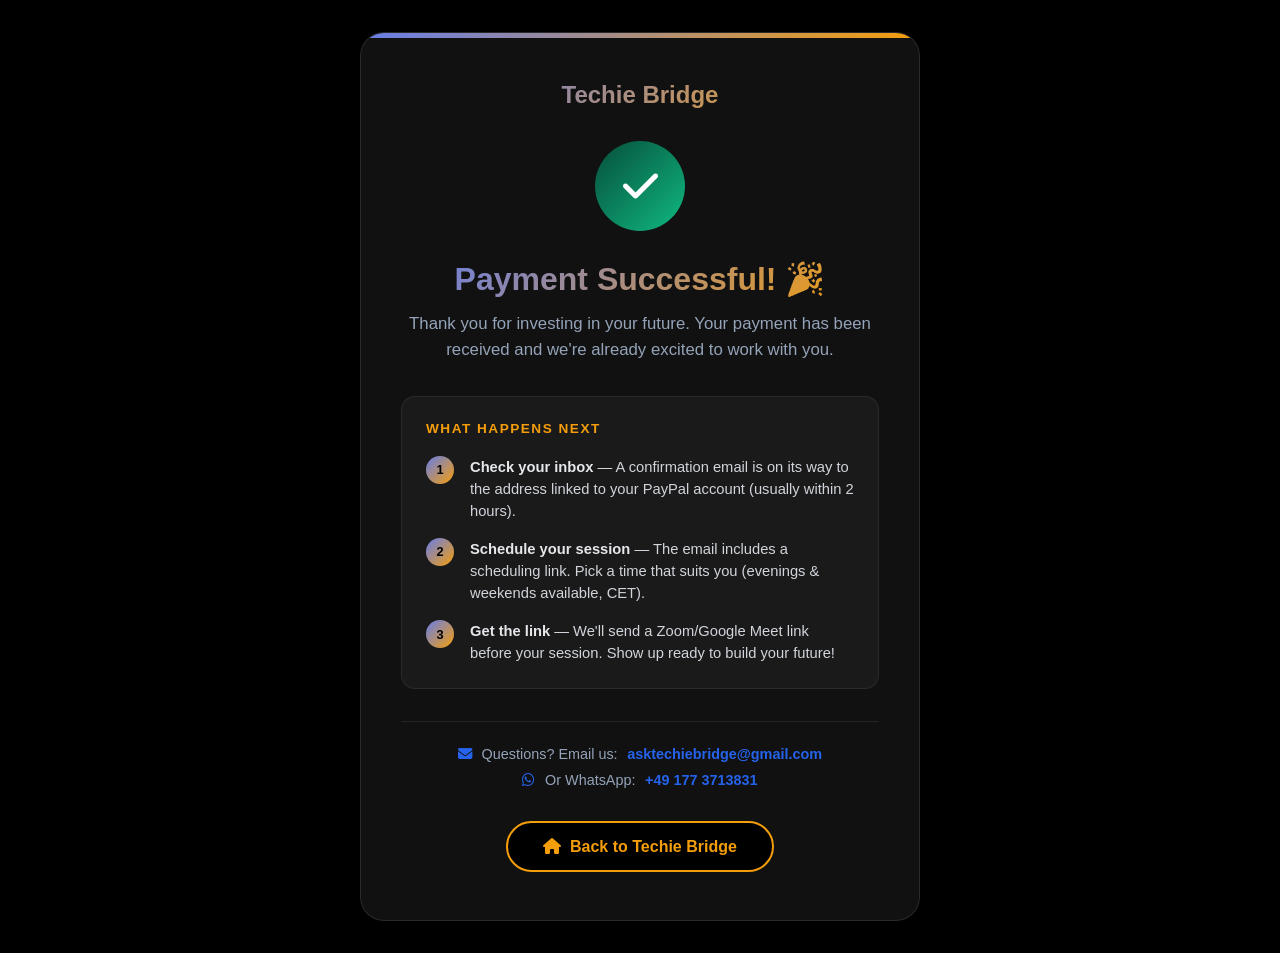
<file: success.html>
<!DOCTYPE html>
<html lang="en">
<head>
    <meta charset="UTF-8">
    <meta name="viewport" content="width=device-width, initial-scale=1.0">
    <title>Payment Successful – Techie Bridge</title>
    <meta name="robots" content="noindex, nofollow">
    <link rel="stylesheet" href="https://cdnjs.cloudflare.com/ajax/libs/font-awesome/6.4.0/css/all.min.css">
    <style>
        * { margin: 0; padding: 0; box-sizing: border-box; }

        :root {
            --primary: #2563eb;
            --secondary: #f59e0b;
            --accent: #10b981;
            --gradient: linear-gradient(135deg, #667eea 0%, #f59e0b 100%);
        }

        body {
            font-family: 'Segoe UI', Tahoma, Geneva, Verdana, sans-serif;
            background: #000;
            color: #d1d5db;
            min-height: 100vh;
            display: flex;
            flex-direction: column;
            align-items: center;
            justify-content: center;
            padding: 2rem 1rem;
            text-align: center;
        }

        .card {
            background: #111;
            border: 1px solid rgba(255,255,255,0.1);
            border-radius: 24px;
            padding: 3rem 2.5rem;
            max-width: 560px;
            width: 100%;
            box-shadow: 0 20px 60px rgba(0,0,0,0.5);
            position: relative;
            overflow: hidden;
        }

        .card::before {
            content: '';
            position: absolute;
            top: 0; left: 0; right: 0;
            height: 5px;
            background: var(--gradient);
        }

        .icon-circle {
            width: 90px;
            height: 90px;
            border-radius: 50%;
            background: linear-gradient(135deg, #064e3b, #10b981);
            display: flex;
            align-items: center;
            justify-content: center;
            margin: 0 auto 1.8rem;
            font-size: 2.5rem;
            color: #fff;
            animation: popIn 0.6s cubic-bezier(0.175, 0.885, 0.32, 1.275) both;
        }

        @keyframes popIn {
            from { transform: scale(0); opacity: 0; }
            to   { transform: scale(1); opacity: 1; }
        }

        h1 {
            font-size: 2rem;
            font-weight: 800;
            margin-bottom: 0.8rem;
            background: var(--gradient);
            -webkit-background-clip: text;
            -webkit-text-fill-color: transparent;
            background-clip: text;
        }

        .subtitle {
            font-size: 1.05rem;
            color: #94a3b8;
            margin-bottom: 2rem;
            line-height: 1.6;
        }

        .steps {
            background: rgba(255,255,255,0.04);
            border-radius: 14px;
            padding: 1.5rem;
            margin: 1.5rem 0 2rem;
            border: 1px solid rgba(255,255,255,0.07);
            text-align: left;
        }

        .steps h3 {
            font-size: 0.85rem;
            text-transform: uppercase;
            letter-spacing: 1.5px;
            color: var(--secondary);
            margin-bottom: 1.2rem;
        }

        .step {
            display: flex;
            align-items: flex-start;
            gap: 1rem;
            margin-bottom: 1rem;
        }

        .step:last-child { margin-bottom: 0; }

        .step-num {
            width: 28px;
            height: 28px;
            min-width: 28px;
            border-radius: 50%;
            background: var(--gradient);
            display: flex;
            align-items: center;
            justify-content: center;
            font-size: 0.8rem;
            font-weight: 800;
            color: #000;
        }

        .step-text {
            font-size: 0.92rem;
            color: #d1d5db;
            line-height: 1.5;
        }

        .step-text strong { color: #e5e7eb; }

        .divider {
            border: none;
            border-top: 1px solid rgba(255,255,255,0.08);
            margin: 1.5rem 0;
        }

        .contact-row {
            display: flex;
            align-items: center;
            justify-content: center;
            gap: 0.6rem;
            font-size: 0.9rem;
            color: #94a3b8;
            margin-bottom: 0.6rem;
            flex-wrap: wrap;
        }

        .contact-row i { color: var(--primary); }

        .contact-row a {
            color: var(--primary);
            font-weight: 600;
            text-decoration: none;
        }

        .contact-row a:hover { text-decoration: underline; }

        .btn-home {
            display: inline-block;
            background: #000;
            color: var(--secondary);
            padding: 0.9rem 2.2rem;
            border-radius: 50px;
            text-decoration: none;
            font-weight: 700;
            font-size: 1rem;
            border: 2px solid var(--secondary);
            transition: all 0.3s ease;
            margin-top: 1.5rem;
        }

        .btn-home:hover {
            background: var(--secondary);
            color: #000;
            transform: translateY(-3px);
            box-shadow: 0 10px 25px rgba(245, 158, 11, 0.3);
        }

        .logo-link {
            display: block;
            font-size: 1.5rem;
            font-weight: 800;
            margin-bottom: 2rem;
            background: var(--gradient);
            -webkit-background-clip: text;
            -webkit-text-fill-color: transparent;
            background-clip: text;
            text-decoration: none;
        }

        @media (max-width: 480px) {
            .card { padding: 2rem 1.2rem; }
            h1 { font-size: 1.7rem; }
        }
    </style>
</head>
<body>

    <div class="card">
        <a href="index.html" class="logo-link">Techie Bridge</a>

        <div class="icon-circle">
            <i class="fas fa-check"></i>
        </div>

        <h1>Payment Successful! 🎉</h1>
        <p class="subtitle">Thank you for investing in your future. Your payment has been received and we're already excited to work with you.</p>

        <div class="steps">
            <h3>What Happens Next</h3>
            <div class="step">
                <div class="step-num">1</div>
                <div class="step-text"><strong>Check your inbox</strong> — A confirmation email is on its way to the address linked to your PayPal account (usually within 2 hours).</div>
            </div>
            <div class="step">
                <div class="step-num">2</div>
                <div class="step-text"><strong>Schedule your session</strong> — The email includes a scheduling link. Pick a time that suits you (evenings & weekends available, CET).</div>
            </div>
            <div class="step">
                <div class="step-num">3</div>
                <div class="step-text"><strong>Get the link</strong> — We'll send a Zoom/Google Meet link before your session. Show up ready to build your future!</div>
            </div>
        </div>

        <hr class="divider">

        <div class="contact-row">
            <i class="fas fa-envelope"></i>
            Questions? Email us:
            <a href="mailto:asktechiebridge@gmail.com">asktechiebridge@gmail.com</a>
        </div>
        <div class="contact-row">
            <i class="fab fa-whatsapp"></i>
            Or WhatsApp:
            <a href="https://wa.me/491773713831">+49 177 3713831</a>
        </div>

        <a href="index.html" class="btn-home">
            <i class="fas fa-home"></i>&nbsp; Back to Techie Bridge
        </a>
    </div>

</body>
</html>
</file>
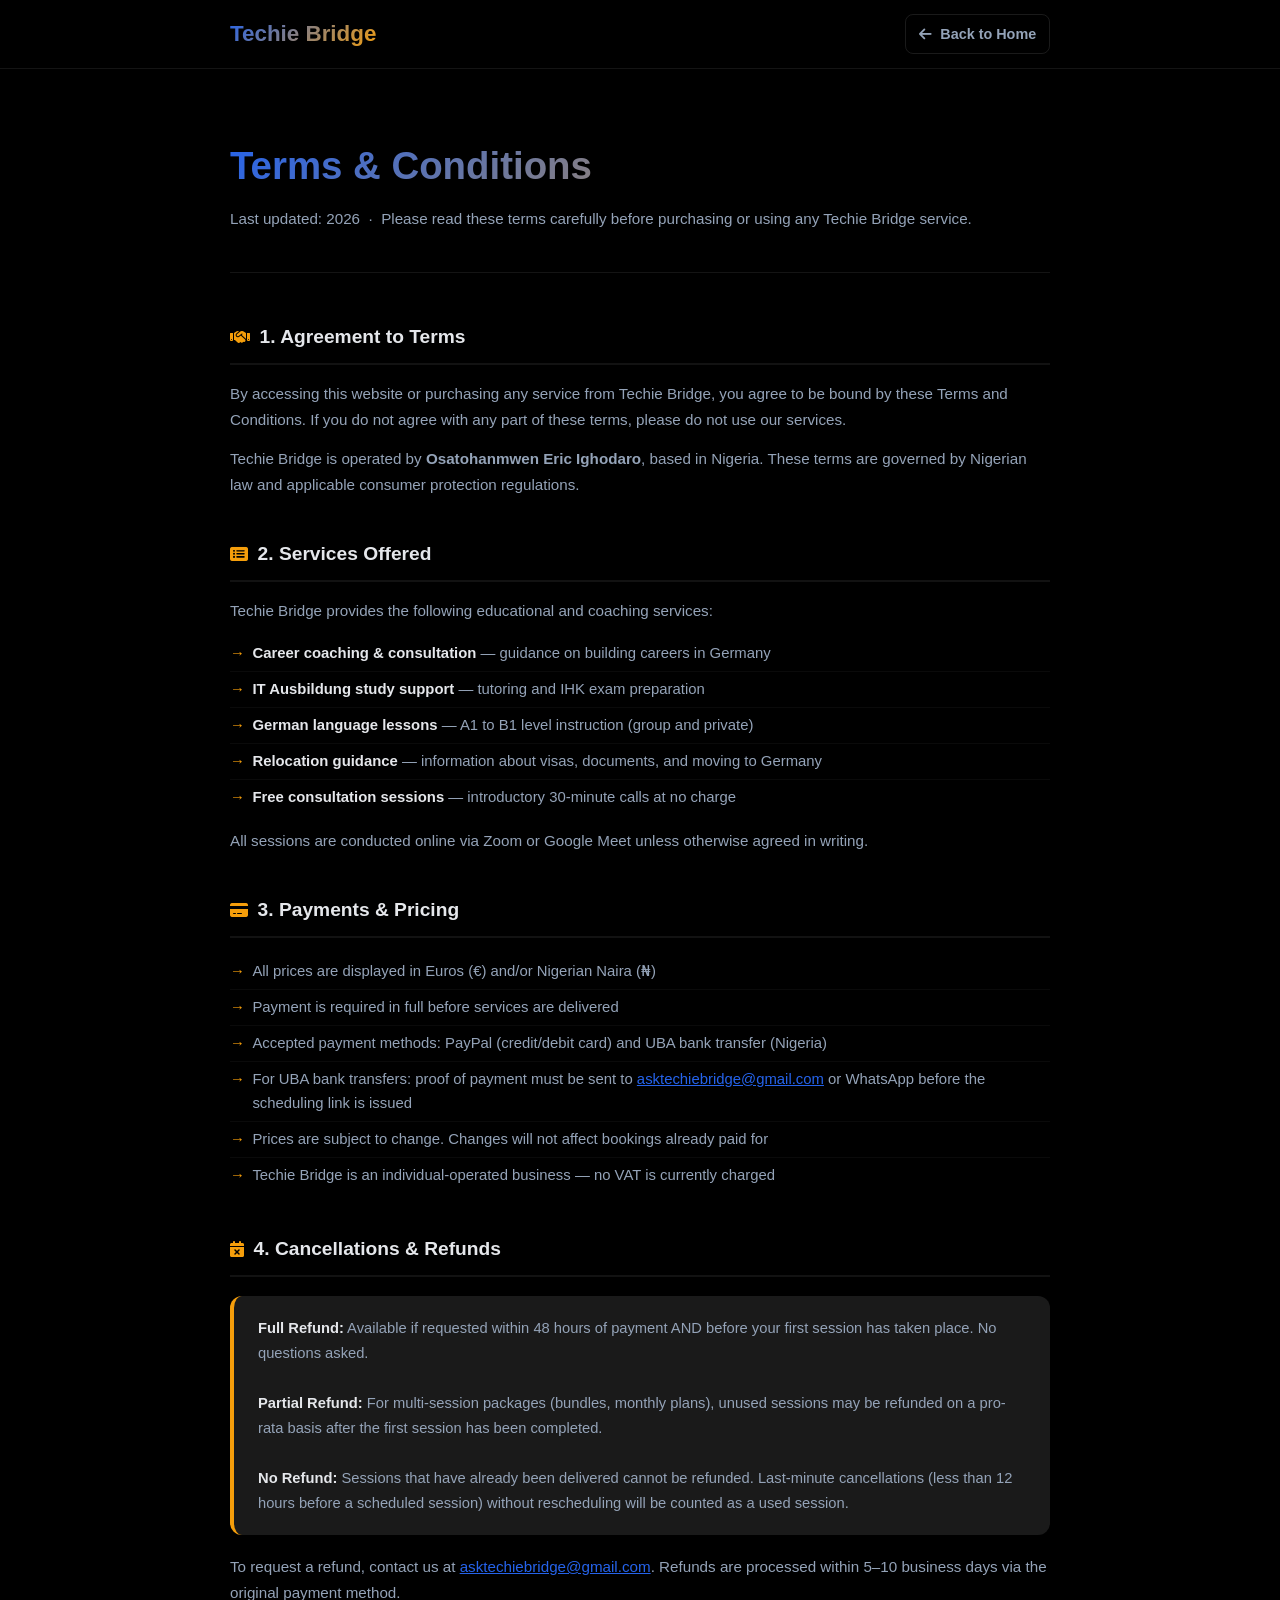
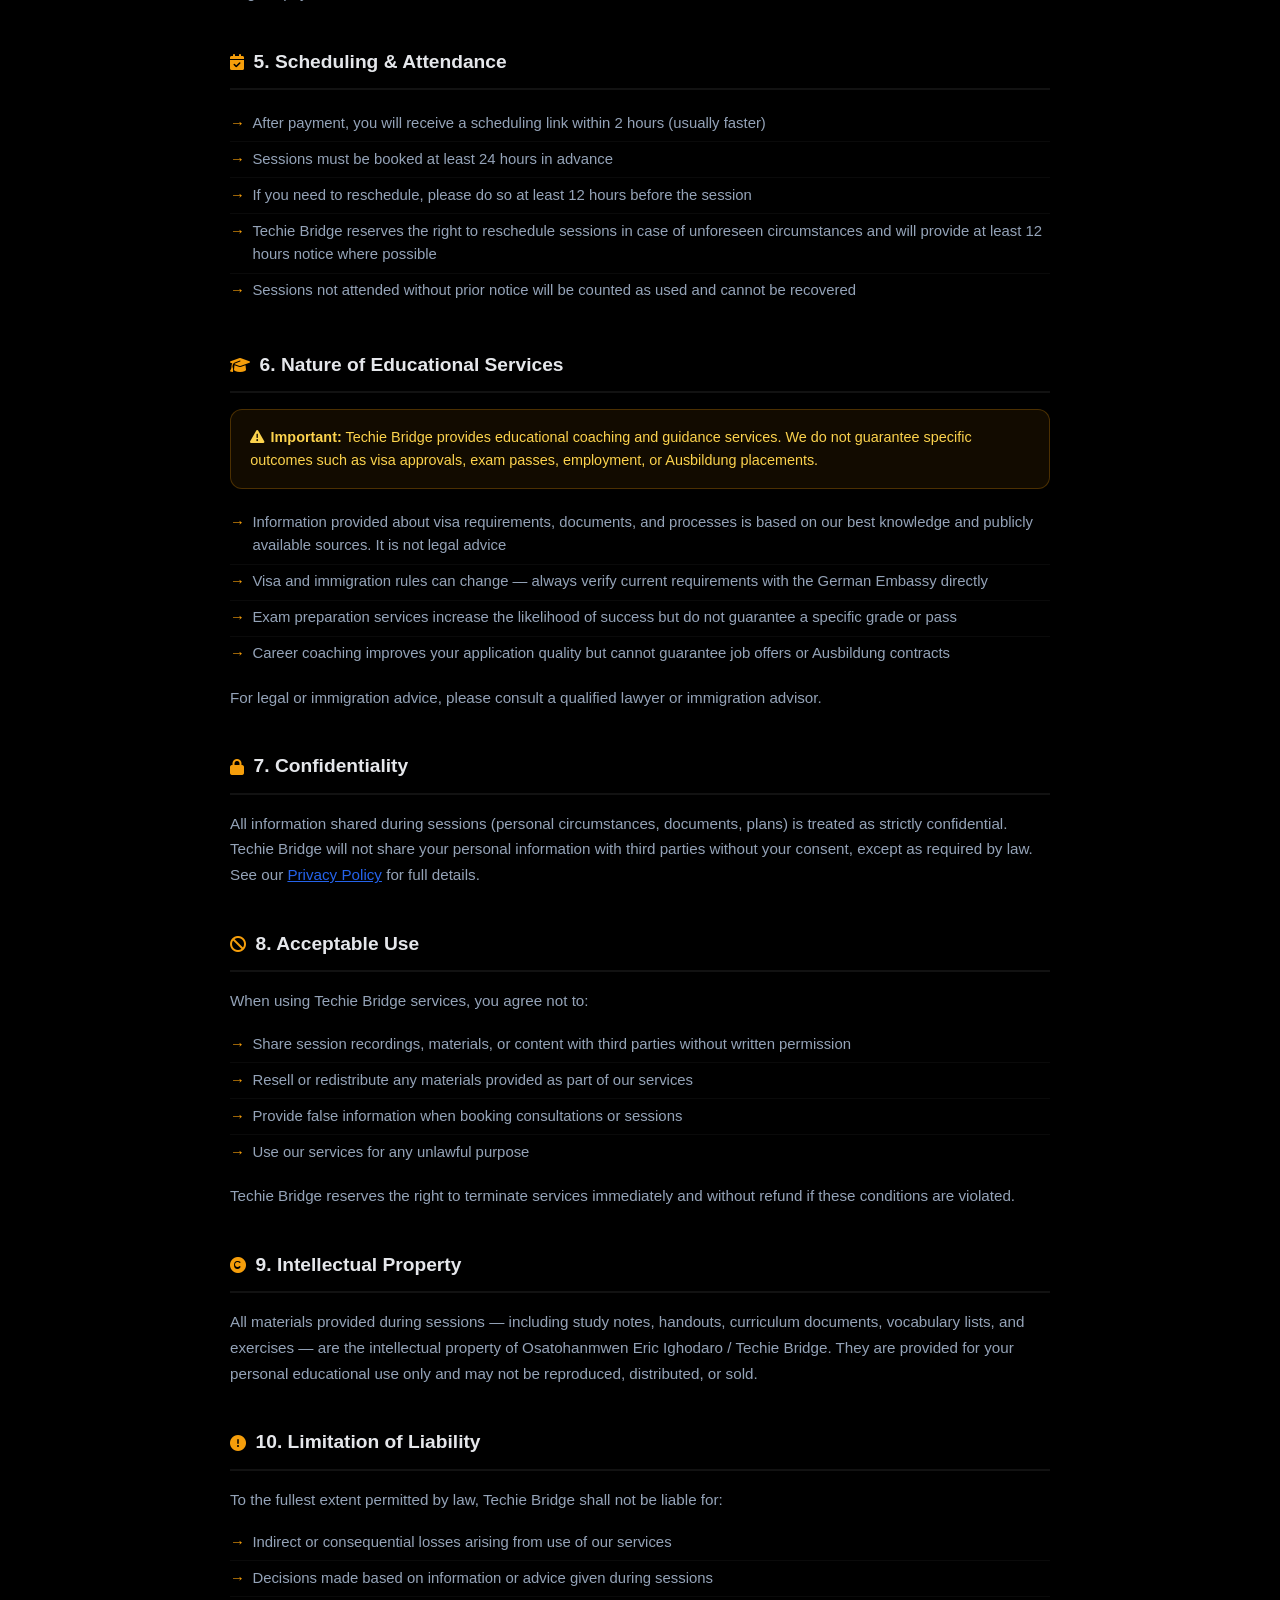
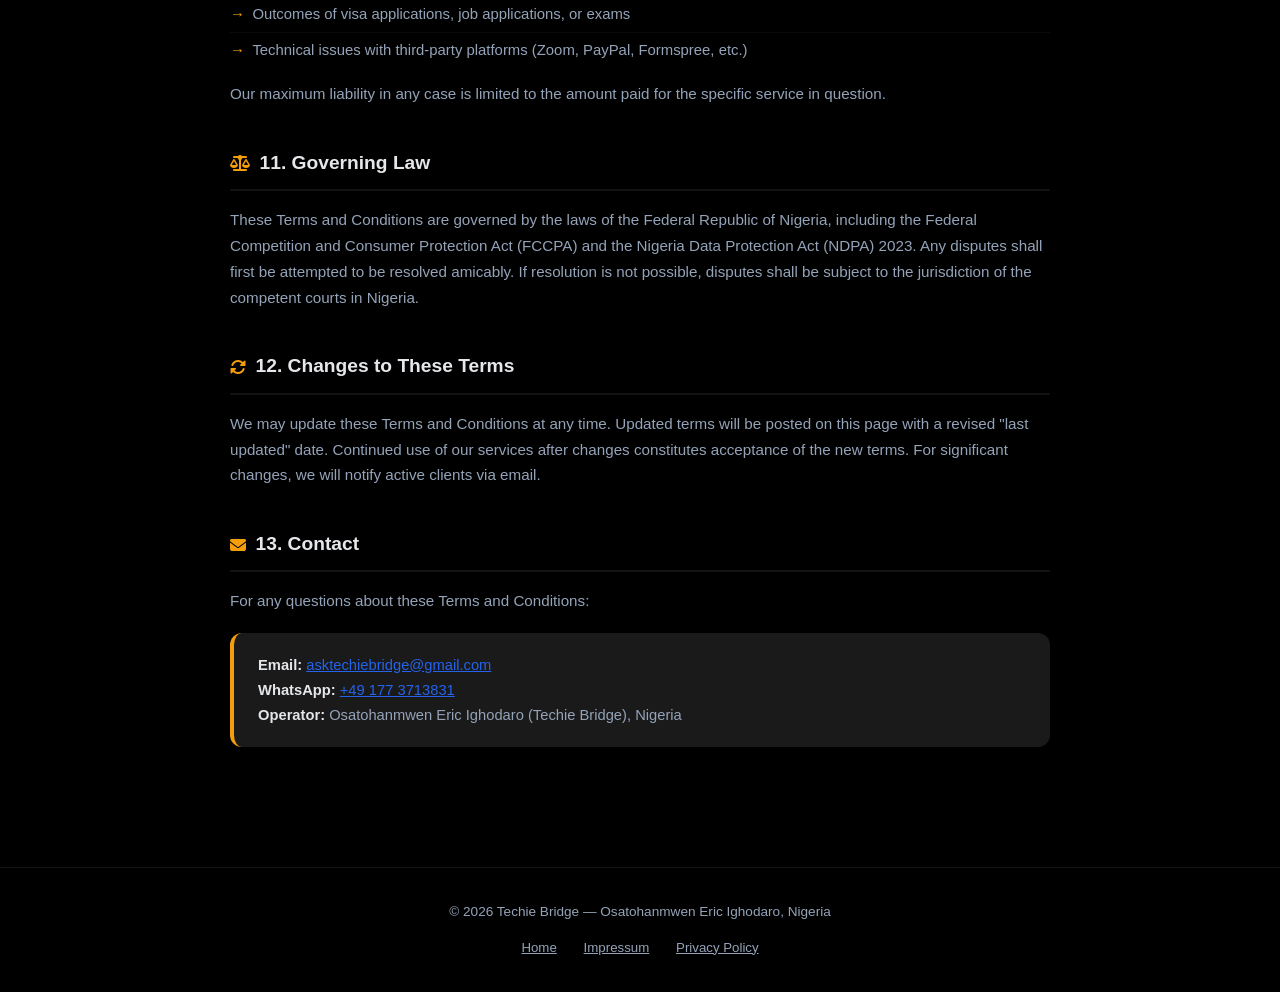
<file: terms.html>
<!DOCTYPE html>
<html lang="en">
<head>
<meta charset="UTF-8">
<meta name="viewport" content="width=device-width,initial-scale=1.0">
<title>Terms & Conditions | Techie Bridge</title>
<meta name="robots" content="noindex,nofollow">
<link rel="stylesheet" href="https://cdnjs.cloudflare.com/ajax/libs/font-awesome/6.4.0/css/all.min.css">
<style>
*,*::before,*::after{margin:0;padding:0;box-sizing:border-box}
:root{--primary:#2563eb;--secondary:#f59e0b;--accent:#10b981;--text:#d1d5db;--text-muted:#94a3b8;--card:#1a1a1a;--grad:linear-gradient(135deg,#667eea 0%,#f59e0b 100%);--logo-grad:linear-gradient(135deg,#2563eb 0%,#f59e0b 100%)}
html{font-size:16px}
body{font-family:'Segoe UI',Tahoma,Geneva,Verdana,sans-serif;background:#000;color:var(--text);line-height:1.7;min-height:100vh}
.container{width:90%;max-width:860px;margin:0 auto;padding:0 20px}
nav{background:rgba(0,0,0,.95);border-bottom:1px solid rgba(255,255,255,.08);padding:.9rem 0;position:sticky;top:0;z-index:100}
nav .container{display:flex;justify-content:space-between;align-items:center}
.logo{font-size:1.4rem;font-weight:800;text-decoration:none;background:var(--logo-grad);-webkit-background-clip:text;-webkit-text-fill-color:transparent;background-clip:text}
.nav-back{display:inline-flex;align-items:center;gap:.5rem;text-decoration:none;color:var(--text-muted);font-size:.9rem;font-weight:600;padding:.4rem .8rem;border-radius:8px;border:1px solid rgba(255,255,255,.1);transition:all .3s}
.nav-back:hover{color:var(--secondary);border-color:var(--secondary)}
.page-header{padding:4rem 0 2.5rem;border-bottom:1px solid rgba(255,255,255,.08);margin-bottom:3rem}
.page-header h1{font-size:2.4rem;font-weight:800;background:var(--logo-grad);-webkit-background-clip:text;-webkit-text-fill-color:transparent;background-clip:text;margin-bottom:.5rem}
.page-header p{color:var(--text-muted);font-size:.95rem}
.legal-body{padding-bottom:5rem}
.section{margin-bottom:2.5rem}
.section h2{font-size:1.2rem;font-weight:700;color:#e5e7eb;margin-bottom:1rem;padding-bottom:.6rem;border-bottom:2px solid rgba(255,255,255,.07);display:flex;align-items:center;gap:.6rem}
.section h2 i{color:var(--secondary);font-size:1rem}
.section p{font-size:.95rem;color:var(--text-muted);line-height:1.7;margin-bottom:.8rem}
.section ul{list-style:none;padding-left:0;margin-bottom:.8rem}
.section li{padding:.35rem 0 .35rem 1.4rem;position:relative;font-size:.93rem;color:var(--text-muted);line-height:1.6;border-bottom:1px solid rgba(255,255,255,.04)}
.section li:last-child{border-bottom:none}
.section li::before{content:'→';position:absolute;left:0;color:var(--secondary)}
.section li strong{color:#e5e7eb}
.section a{color:var(--primary);text-decoration:underline}
.highlight-box{background:var(--card);border-radius:12px;padding:1.2rem 1.5rem;border-left:4px solid var(--secondary);margin:1.2rem 0;font-size:.92rem;color:var(--text-muted);line-height:1.7}
.highlight-box strong{color:#e5e7eb}
.warn-box{background:rgba(245,158,11,.07);border:1px solid rgba(245,158,11,.25);border-radius:12px;padding:1rem 1.2rem;font-size:.9rem;color:#fcd34d;line-height:1.6;margin:1rem 0}
.warn-box i{margin-right:.4rem}
footer{background:#000;border-top:1px solid rgba(255,255,255,.08);padding:2rem 0;text-align:center}
footer p{color:var(--text-muted);font-size:.85rem}
footer a{color:var(--text-muted);text-decoration:underline;margin:0 .7rem;font-size:.83rem}
</style>
</head>
<body>
<nav>
  <div class="container">
    <a href="index.html" class="logo">Techie Bridge</a>
    <a href="index.html" class="nav-back"><i class="fas fa-arrow-left"></i> Back to Home</a>
  </div>
</nav>

<div class="container">
  <div class="page-header">
    <h1>Terms & Conditions</h1>
    <p>Last updated: 2026 &nbsp;·&nbsp; Please read these terms carefully before purchasing or using any Techie Bridge service.</p>
  </div>

  <div class="legal-body">

    <div class="section">
      <h2><i class="fas fa-handshake"></i> 1. Agreement to Terms</h2>
      <p>By accessing this website or purchasing any service from Techie Bridge, you agree to be bound by these Terms and Conditions. If you do not agree with any part of these terms, please do not use our services.</p>
      <p>Techie Bridge is operated by <strong>Osatohanmwen Eric Ighodaro</strong>, based in Nigeria. These terms are governed by Nigerian law and applicable consumer protection regulations.</p>
    </div>

    <div class="section">
      <h2><i class="fas fa-list-alt"></i> 2. Services Offered</h2>
      <p>Techie Bridge provides the following educational and coaching services:</p>
      <ul>
        <li><strong>Career coaching & consultation</strong> — guidance on building careers in Germany</li>
        <li><strong>IT Ausbildung study support</strong> — tutoring and IHK exam preparation</li>
        <li><strong>German language lessons</strong> — A1 to B1 level instruction (group and private)</li>
        <li><strong>Relocation guidance</strong> — information about visas, documents, and moving to Germany</li>
        <li><strong>Free consultation sessions</strong> — introductory 30-minute calls at no charge</li>
      </ul>
      <p>All sessions are conducted online via Zoom or Google Meet unless otherwise agreed in writing.</p>
    </div>

    <div class="section">
      <h2><i class="fas fa-credit-card"></i> 3. Payments & Pricing</h2>
      <ul>
        <li>All prices are displayed in Euros (€) and/or Nigerian Naira (₦)</li>
        <li>Payment is required in full before services are delivered</li>
        <li>Accepted payment methods: PayPal (credit/debit card) and UBA bank transfer (Nigeria)</li>
        <li>For UBA bank transfers: proof of payment must be sent to <a href="mailto:asktechiebridge@gmail.com">asktechiebridge@gmail.com</a> or WhatsApp before the scheduling link is issued</li>
        <li>Prices are subject to change. Changes will not affect bookings already paid for</li>
        <li>Techie Bridge is an individual-operated business — no VAT is currently charged</li>
      </ul>
    </div>

    <div class="section">
      <h2><i class="fas fa-calendar-times"></i> 4. Cancellations & Refunds</h2>
      <div class="highlight-box">
        <strong>Full Refund:</strong> Available if requested within 48 hours of payment AND before your first session has taken place. No questions asked.<br><br>
        <strong>Partial Refund:</strong> For multi-session packages (bundles, monthly plans), unused sessions may be refunded on a pro-rata basis after the first session has been completed.<br><br>
        <strong>No Refund:</strong> Sessions that have already been delivered cannot be refunded. Last-minute cancellations (less than 12 hours before a scheduled session) without rescheduling will be counted as a used session.
      </div>
      <p>To request a refund, contact us at <a href="mailto:asktechiebridge@gmail.com">asktechiebridge@gmail.com</a>. Refunds are processed within 5–10 business days via the original payment method.</p>
    </div>

    <div class="section">
      <h2><i class="fas fa-calendar-check"></i> 5. Scheduling & Attendance</h2>
      <ul>
        <li>After payment, you will receive a scheduling link within 2 hours (usually faster)</li>
        <li>Sessions must be booked at least 24 hours in advance</li>
        <li>If you need to reschedule, please do so at least 12 hours before the session</li>
        <li>Techie Bridge reserves the right to reschedule sessions in case of unforeseen circumstances and will provide at least 12 hours notice where possible</li>
        <li>Sessions not attended without prior notice will be counted as used and cannot be recovered</li>
      </ul>
    </div>

    <div class="section">
      <h2><i class="fas fa-graduation-cap"></i> 6. Nature of Educational Services</h2>
      <div class="warn-box"><i class="fas fa-exclamation-triangle"></i><strong>Important:</strong> Techie Bridge provides educational coaching and guidance services. We do not guarantee specific outcomes such as visa approvals, exam passes, employment, or Ausbildung placements.</div>
      <ul>
        <li>Information provided about visa requirements, documents, and processes is based on our best knowledge and publicly available sources. It is not legal advice</li>
        <li>Visa and immigration rules can change — always verify current requirements with the German Embassy directly</li>
        <li>Exam preparation services increase the likelihood of success but do not guarantee a specific grade or pass</li>
        <li>Career coaching improves your application quality but cannot guarantee job offers or Ausbildung contracts</li>
      </ul>
      <p>For legal or immigration advice, please consult a qualified lawyer or immigration advisor.</p>
    </div>

    <div class="section">
      <h2><i class="fas fa-lock"></i> 7. Confidentiality</h2>
      <p>All information shared during sessions (personal circumstances, documents, plans) is treated as strictly confidential. Techie Bridge will not share your personal information with third parties without your consent, except as required by law. See our <a href="privacy.html">Privacy Policy</a> for full details.</p>
    </div>

    <div class="section">
      <h2><i class="fas fa-ban"></i> 8. Acceptable Use</h2>
      <p>When using Techie Bridge services, you agree not to:</p>
      <ul>
        <li>Share session recordings, materials, or content with third parties without written permission</li>
        <li>Resell or redistribute any materials provided as part of our services</li>
        <li>Provide false information when booking consultations or sessions</li>
        <li>Use our services for any unlawful purpose</li>
      </ul>
      <p>Techie Bridge reserves the right to terminate services immediately and without refund if these conditions are violated.</p>
    </div>

    <div class="section">
      <h2><i class="fas fa-copyright"></i> 9. Intellectual Property</h2>
      <p>All materials provided during sessions — including study notes, handouts, curriculum documents, vocabulary lists, and exercises — are the intellectual property of Osatohanmwen Eric Ighodaro / Techie Bridge. They are provided for your personal educational use only and may not be reproduced, distributed, or sold.</p>
    </div>

    <div class="section">
      <h2><i class="fas fa-exclamation-circle"></i> 10. Limitation of Liability</h2>
      <p>To the fullest extent permitted by law, Techie Bridge shall not be liable for:</p>
      <ul>
        <li>Indirect or consequential losses arising from use of our services</li>
        <li>Decisions made based on information or advice given during sessions</li>
        <li>Outcomes of visa applications, job applications, or exams</li>
        <li>Technical issues with third-party platforms (Zoom, PayPal, Formspree, etc.)</li>
      </ul>
      <p>Our maximum liability in any case is limited to the amount paid for the specific service in question.</p>
    </div>

    <div class="section">
      <h2><i class="fas fa-balance-scale"></i> 11. Governing Law</h2>
      <p>These Terms and Conditions are governed by the laws of the Federal Republic of Nigeria, including the Federal Competition and Consumer Protection Act (FCCPA) and the Nigeria Data Protection Act (NDPA) 2023. Any disputes shall first be attempted to be resolved amicably. If resolution is not possible, disputes shall be subject to the jurisdiction of the competent courts in Nigeria.</p>
    </div>

    <div class="section">
      <h2><i class="fas fa-sync-alt"></i> 12. Changes to These Terms</h2>
      <p>We may update these Terms and Conditions at any time. Updated terms will be posted on this page with a revised "last updated" date. Continued use of our services after changes constitutes acceptance of the new terms. For significant changes, we will notify active clients via email.</p>
    </div>

    <div class="section">
      <h2><i class="fas fa-envelope"></i> 13. Contact</h2>
      <p>For any questions about these Terms and Conditions:</p>
      <div class="highlight-box">
        <strong>Email:</strong> <a href="mailto:asktechiebridge@gmail.com">asktechiebridge@gmail.com</a><br>
        <strong>WhatsApp:</strong> <a href="https://wa.me/491773713831">+49 177 3713831</a><br>
        <strong>Operator:</strong> Osatohanmwen Eric Ighodaro (Techie Bridge), Nigeria
      </div>
    </div>

  </div>
</div>

<footer>
  <p>&copy; 2026 Techie Bridge — Osatohanmwen Eric Ighodaro, Nigeria</p>
  <div style="margin-top:.6rem">
    <a href="index.html">Home</a>
    <a href="impressum.html">Impressum</a>
    <a href="privacy.html">Privacy Policy</a>
  </div>
</footer>
</body>
</html>
</file>
